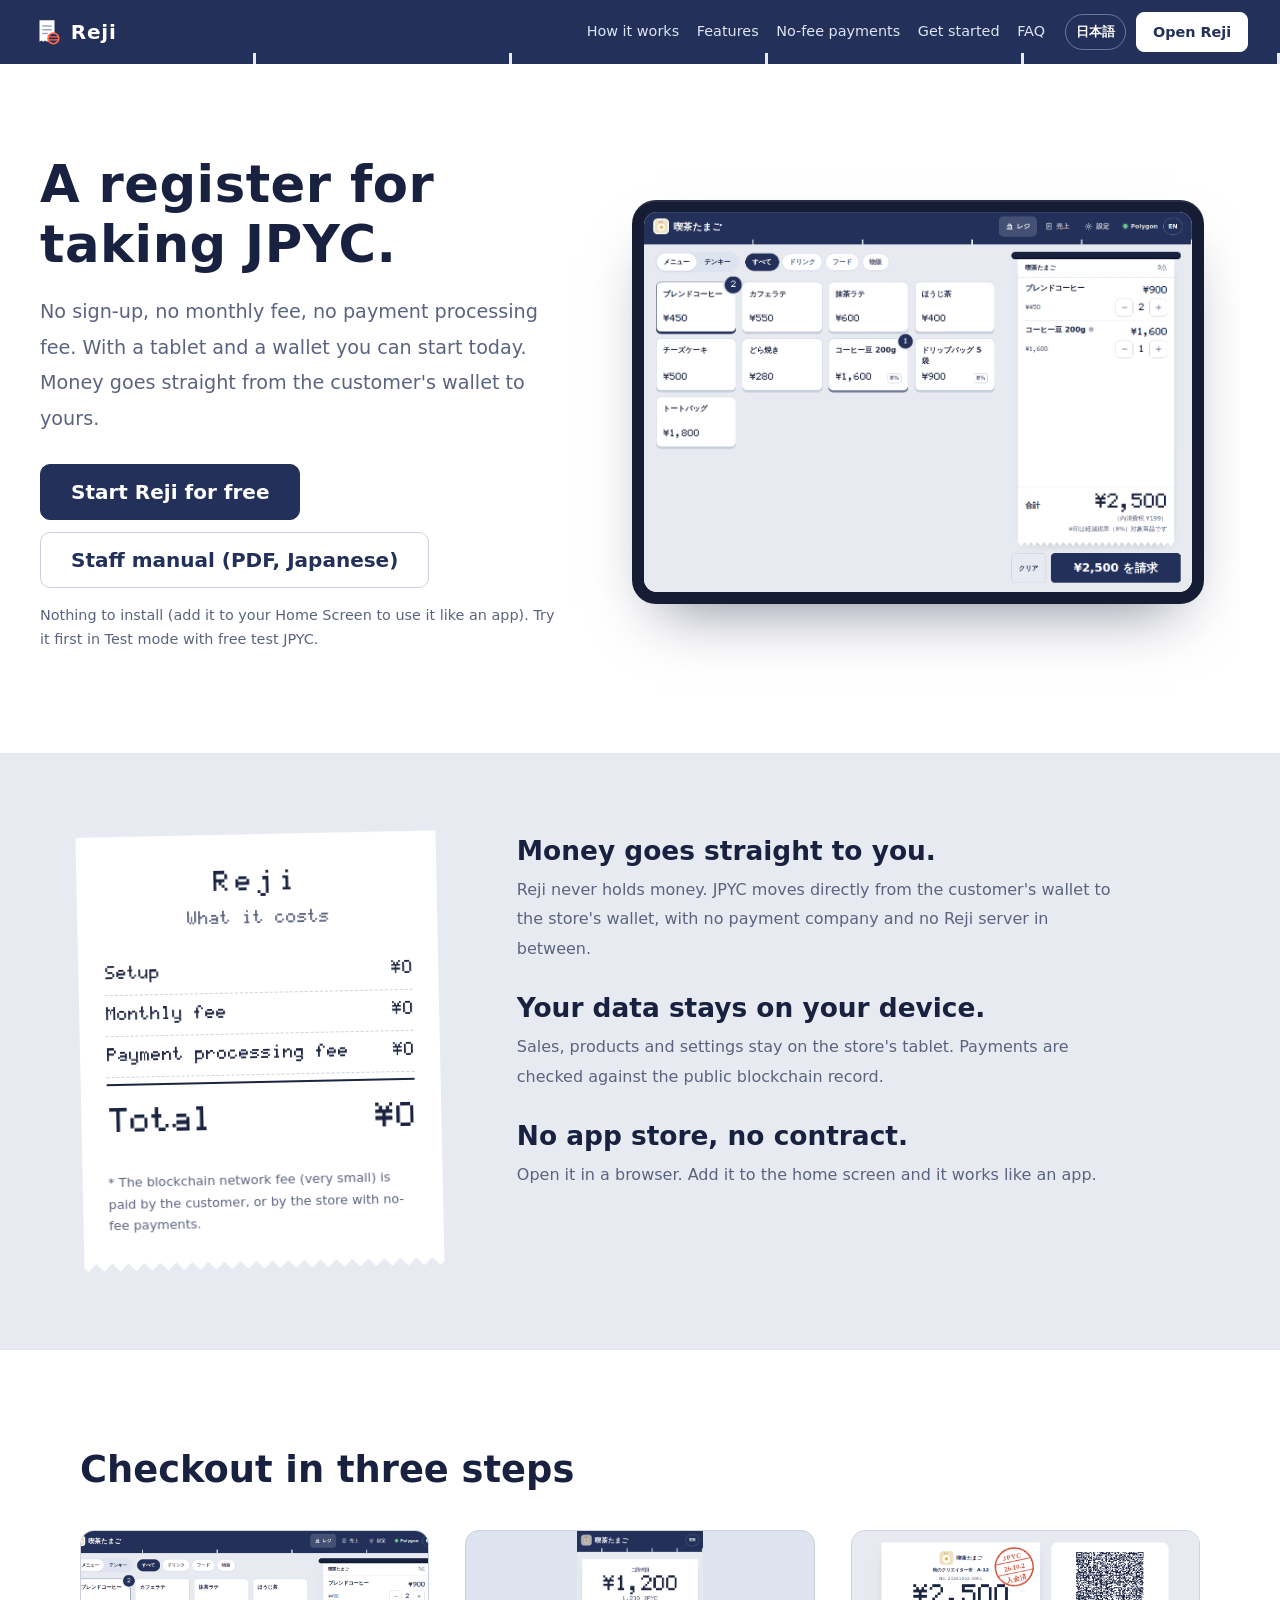
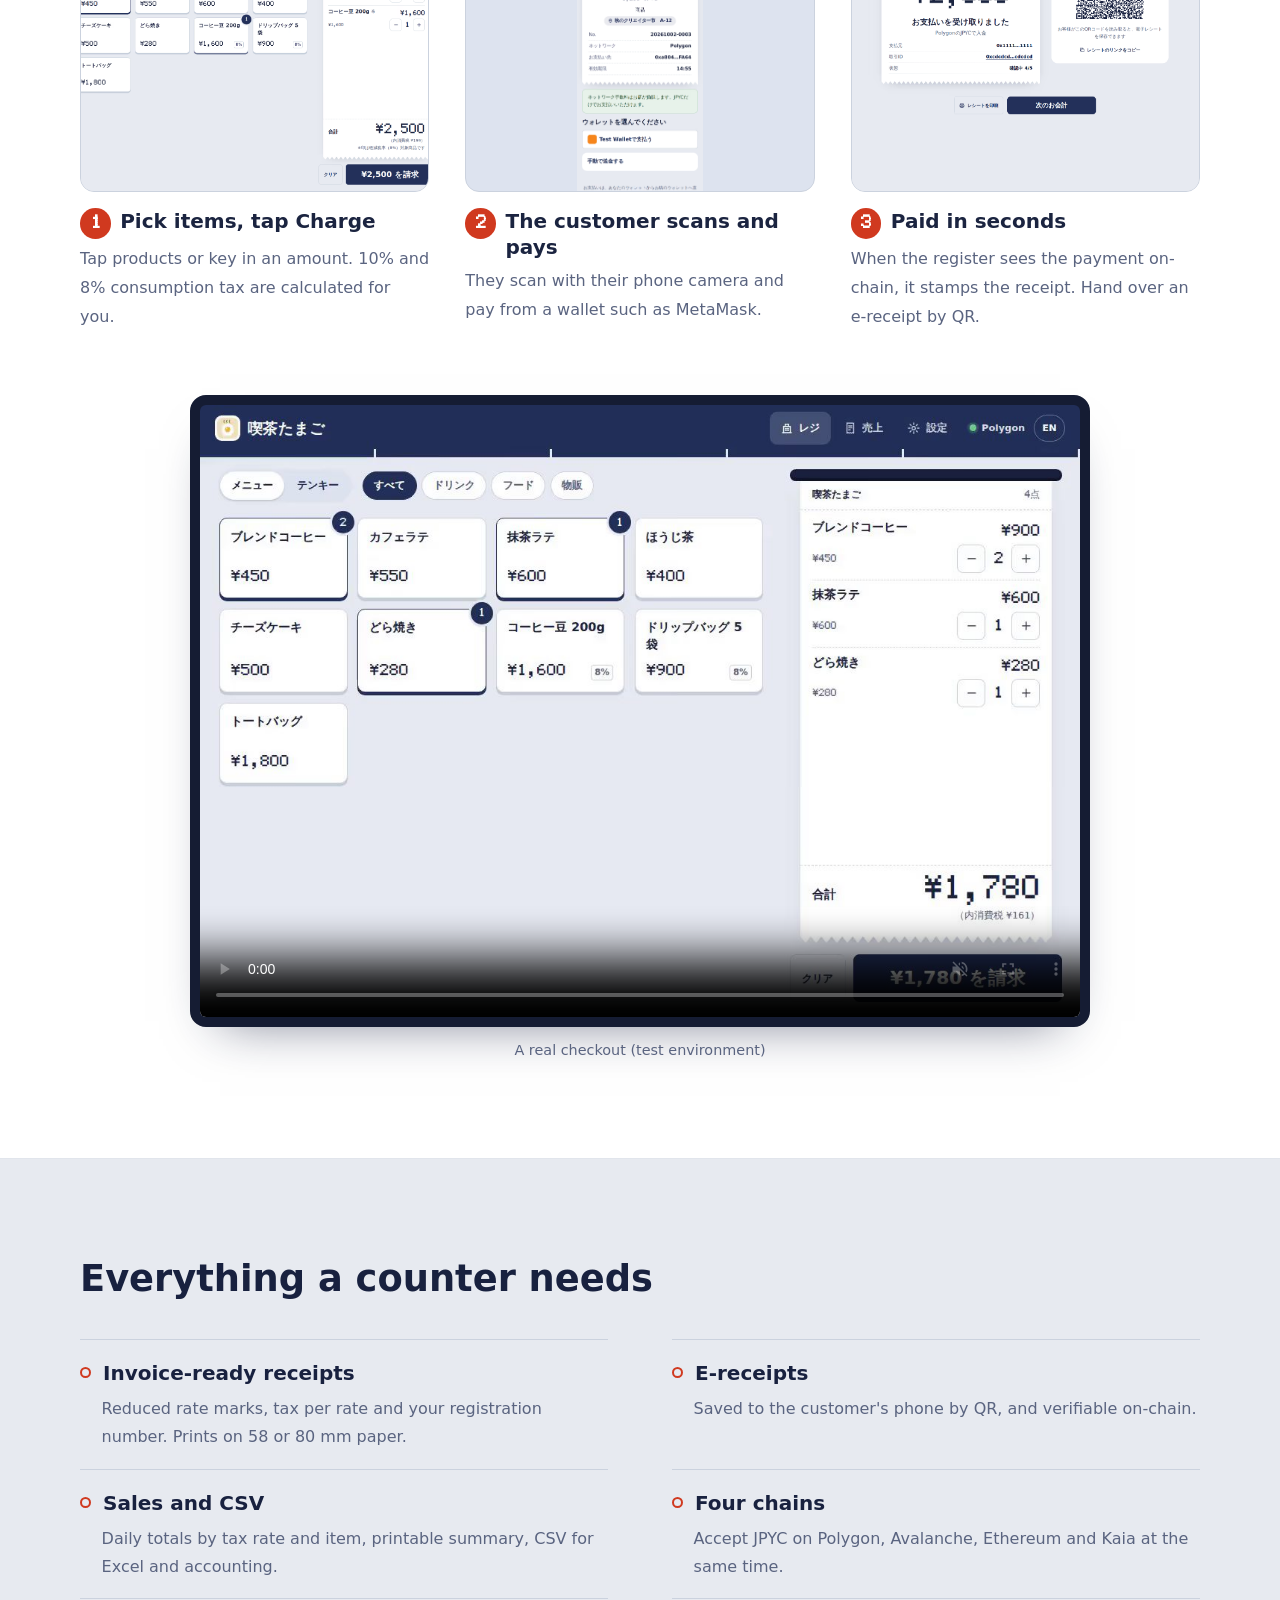
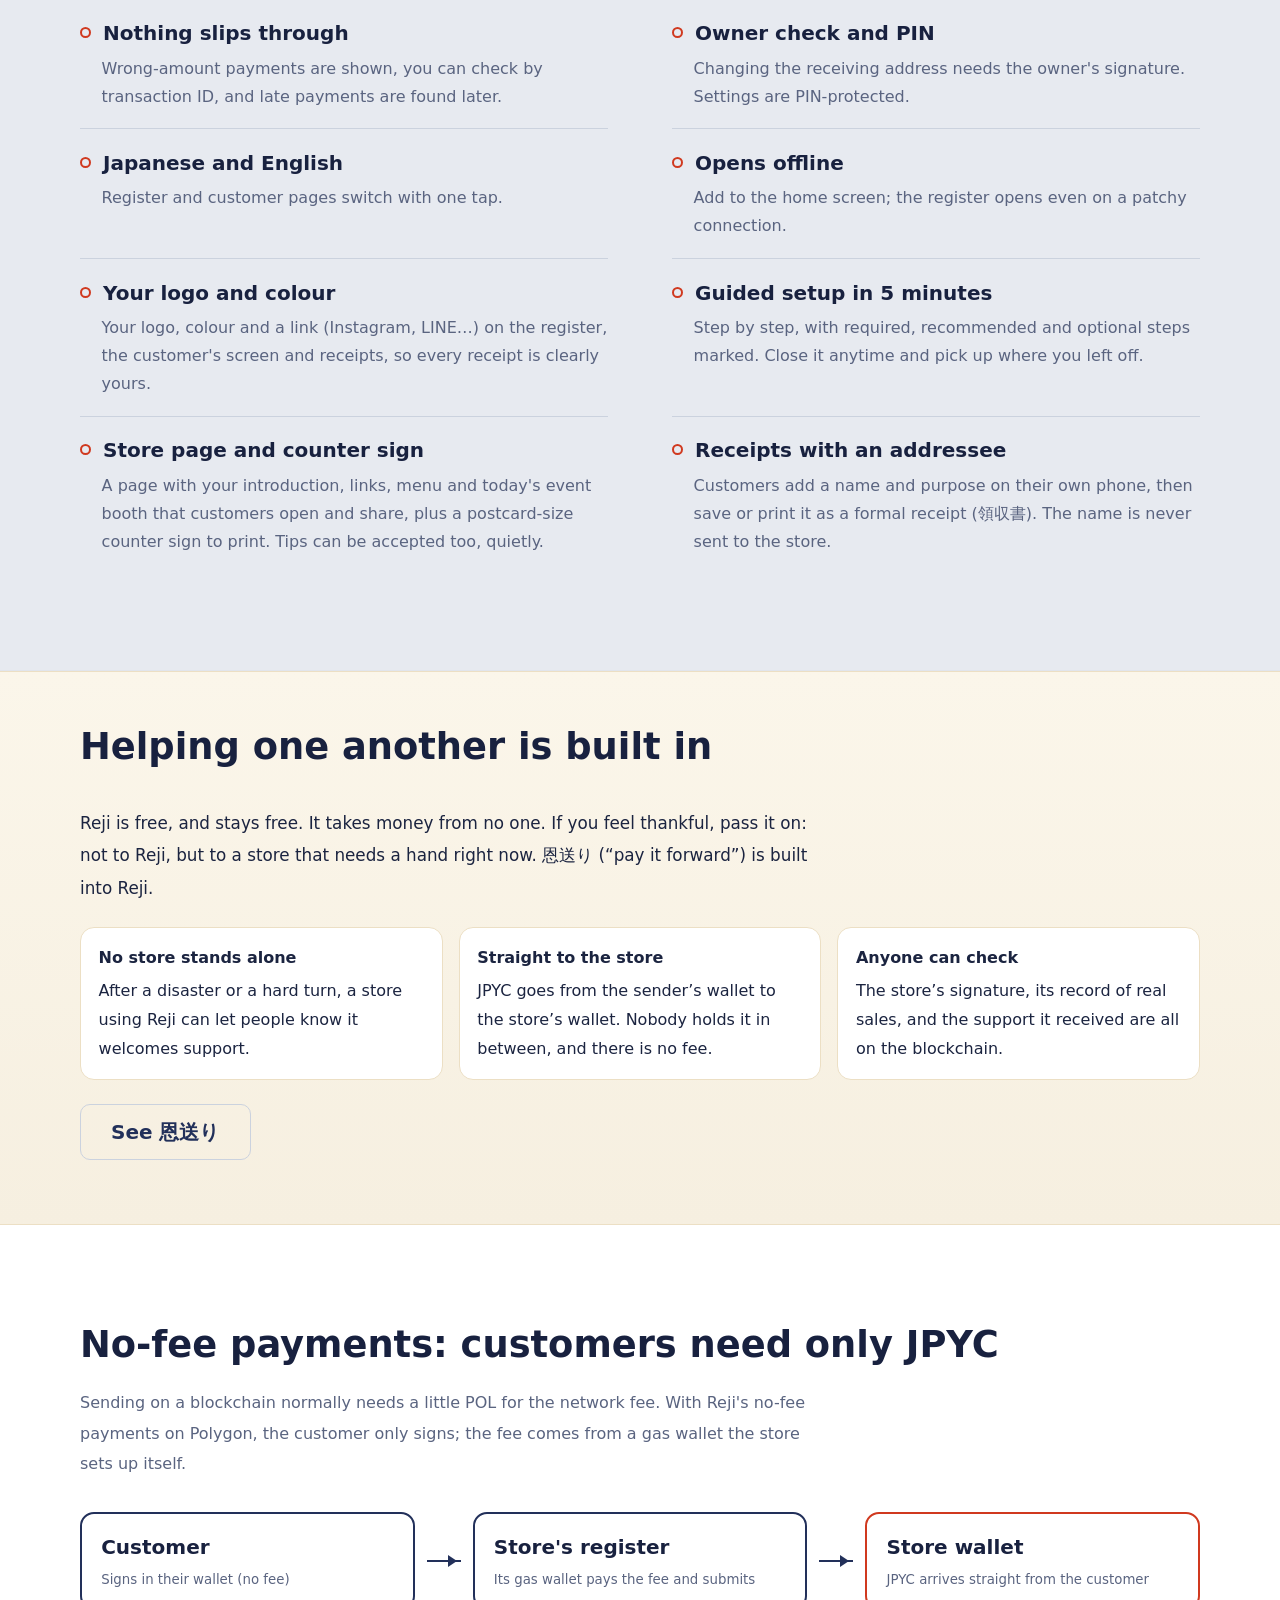
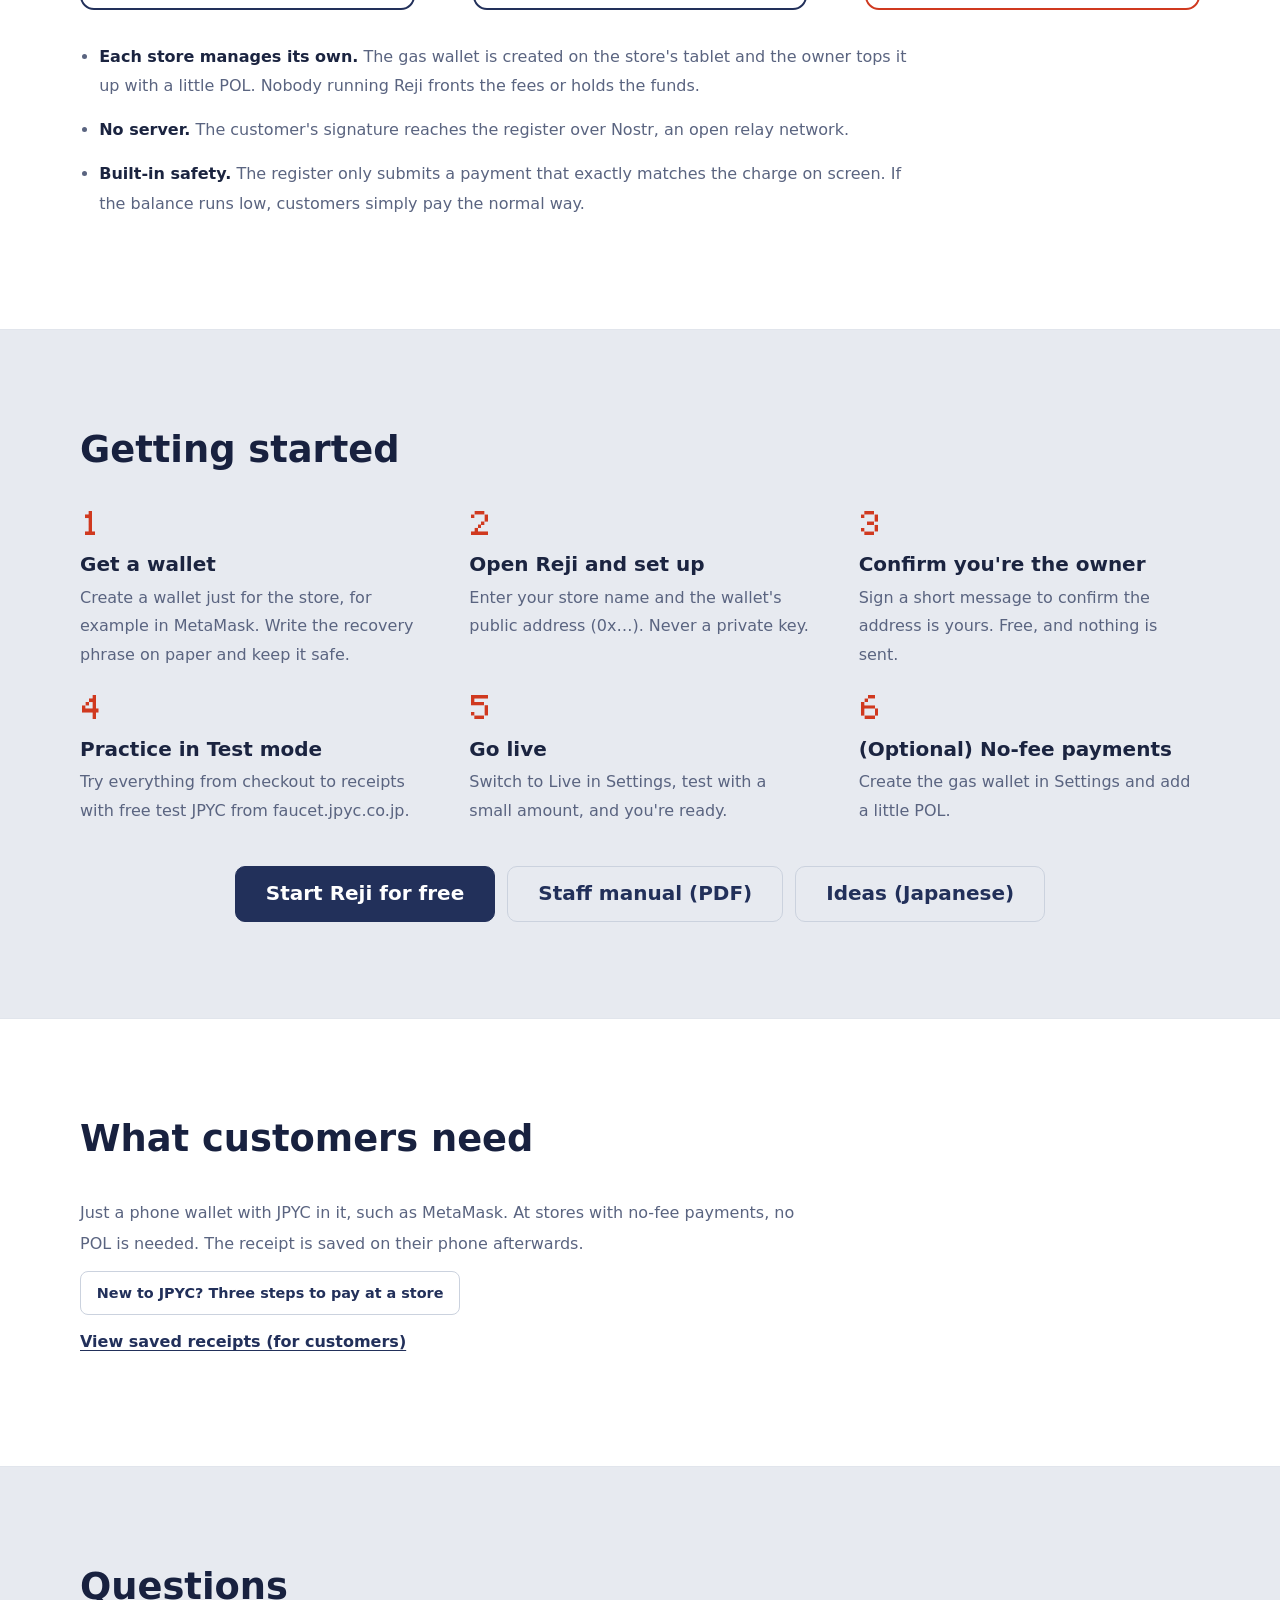
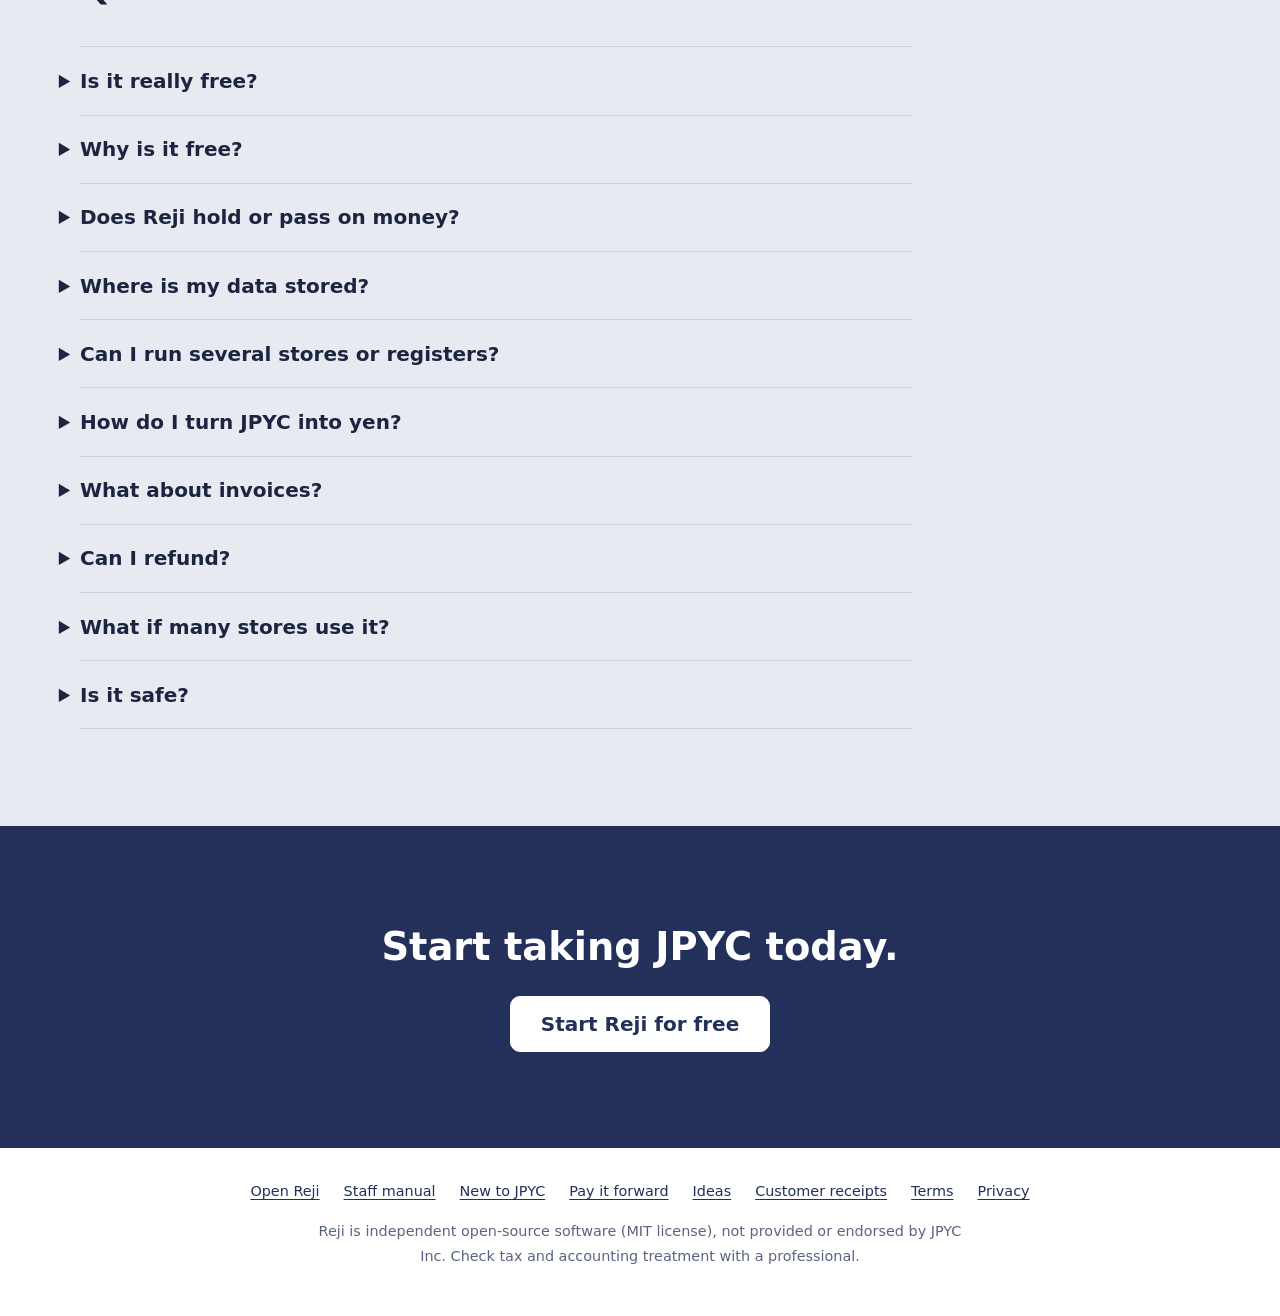
<file: index.html>
<!doctype html>
<html lang="ja" data-lang="ja">
<head>
<meta charset="utf-8">
<meta name="viewport" content="width=device-width, initial-scale=1, viewport-fit=cover">
<meta name="format-detection" content="telephone=no, email=no, address=no, date=no">
<meta name="color-scheme" content="only light">
<meta http-equiv="Content-Security-Policy" content="default-src 'self'; script-src 'self'; style-src 'self' 'unsafe-inline'; font-src 'self'; img-src 'self' data:; connect-src 'self' https: wss:; object-src 'none'; base-uri 'self'; form-action 'none'">
<meta name="referrer" content="no-referrer">
<meta name="theme-color" content="#22305A">
<title>Reji｜JPYCで受け取る、お店のレジ</title>
<link rel="canonical" href="./">
<meta property="og:url" content="./">
<meta property="og:site_name" content="Reji">
<meta property="og:type" content="website">
<meta property="og:title" content="Reji｜JPYCで受け取る、お店のレジ">
<meta property="og:description" content="登録なし・月額なし・決済手数料なし。タブレットとウォレットがあれば今日から始められるJPYCレジ。お金はお客様のウォレットからお店へ直接届きます。">
<meta property="og:image" content="assets/img/landing/og.png">
<meta property="og:image:type" content="image/png">
<meta property="og:image:width" content="1200">
<meta property="og:image:height" content="630">
<meta property="og:image:alt" content="Reji：JPYCで受け取る、お店のレジ。決済手数料0円・月額0円・登録不要">
<meta property="og:locale" content="ja_JP">
<meta property="og:locale:alternate" content="en_US">
<meta name="twitter:card" content="summary_large_image">
<meta name="twitter:title" content="Reji｜JPYCで受け取る、お店のレジ">
<meta name="twitter:description" content="登録なし・月額なし・決済手数料なし。タブレットとウォレットがあれば今日から始められるJPYCレジ。お金はお客様のウォレットからお店へ直接届きます。">
<meta name="twitter:image" content="assets/img/landing/og.png">
<meta name="twitter:image:alt" content="Reji：JPYCで受け取る、お店のレジ。決済手数料0円・月額0円・登録不要">
<link rel="icon" href="favicon.ico" sizes="48x48">
<link rel="icon" href="assets/img/icon.svg" type="image/svg+xml">
<link rel="apple-touch-icon" href="assets/img/apple-touch-icon.png">
<meta name="apple-mobile-web-app-title" content="Reji">
<meta name="application-name" content="Reji">
<meta name="description" content="Reji（レジ）は、JPYCでの支払いを受け付ける無料のレジです。登録なし・月額なし・決済手数料なし。お金はお客様のウォレットからお店のウォレットへ直接届きます。">
<link rel="manifest" href="manifest.webmanifest">
<link rel="preload" href="assets/fonts/reji-dot.woff" as="font" type="font/woff" crossorigin>
<link rel="stylesheet" href="assets/css/base.css">
<link rel="stylesheet" href="assets/css/landing.css">
<script type="module" src="assets/js/landing.js"></script>
</head>
<body class="lp">

<header class="noren lp-top">
  <a class="brand" href="./" aria-label="Reji">
    <svg class="brand-mark" viewBox="0 0 32 32" aria-hidden="true" focusable="false"><path d="M8 3.5h16v23l-2-1.4-2 1.4-2-1.4-2 1.4-2-1.4-2 1.4-2-1.4-2 1.4z" fill="#fff"/><path d="M11.5 9.5h9M11.5 13.5h9M11.5 17.5h5" stroke="#9AA6C4" stroke-width="1.6" stroke-linecap="round"/><circle cx="22.8" cy="22.8" r="5.7" fill="#22305A" stroke="#FF6A4D" stroke-width="1.8"/><path d="M17.6 21.2h10.4M17.6 24.4h10.4" stroke="#FF6A4D" stroke-width="1.1"/></svg>
    <span class="brand-name">Reji</span>
  </a>
  <nav class="lp-nav" aria-label="Page">
    <a href="#how"><span lang="ja">しくみ</span><span lang="en">How it works</span></a>
    <a href="#features"><span lang="ja">機能</span><span lang="en">Features</span></a>
    <a href="#nofee"><span lang="ja">手数料なし決済</span><span lang="en">No-fee payments</span></a>
    <a href="#start"><span lang="ja">始め方</span><span lang="en">Get started</span></a>
    <a href="#faq"><span lang="ja">よくある質問</span><span lang="en">FAQ</span></a>
  </nav>
  <div class="lp-tools">
    <button type="button" class="lang-btn" data-lang-toggle><span lang="ja">EN</span><span lang="en">日本語</span></button>
    <a class="btn lp-open" href="app.html"><span lang="ja">Rejiを開く</span><span lang="en">Open Reji</span></a>
  </div>
</header>

<main>
  <!-- hero -->
  <section class="lp-hero">
    <div class="lp-hero-text">
      <h1>
        <span lang="ja"><span class="nw">JPYCで受け取る、</span><br><span class="nw">お店のレジ。</span></span>
        <span lang="en">A register for<br>taking JPYC.</span>
      </h1>
      <p class="lp-lead">
        <span lang="ja">登録なし、月額なし、決済手数料なし。タブレットとウォレットがあれば、今日から始められます。お金はお客様のウォレットから、お店のウォレットへ直接届きます。</span>
        <span lang="en">No sign-up, no monthly fee, no payment processing fee. With a tablet and a wallet you can start today. Money goes straight from the customer's wallet to yours.</span>
      </p>
      <div class="lp-ctas">
        <a class="btn primary big" href="app.html"><span lang="ja">Rejiを無料で始める</span><span lang="en">Start Reji for free</span></a>
        <a class="btn ghost big" href="docs/reji-manual-ja.pdf"><span lang="ja">スタッフマニュアル（PDF）</span><span lang="en">Staff manual (PDF, Japanese)</span></a>
      </div>
      <p class="lp-small">
        <span lang="ja">アプリのインストールは不要です（ホーム画面に追加すれば、アプリのようにも使えます）。まずは「テストモード」で、無料のテスト用JPYCで試せます。</span>
        <span lang="en">Nothing to install (add it to your Home Screen to use it like an app). Try it first in Test mode with free test JPYC.</span>
      </p>
    </div>
    <div class="lp-stage" role="img" aria-label="Reji register and a customer's phone: charge, scan, paid">
      <div class="dev-tab">
        <div class="scr">
          <picture><source srcset="assets/img/landing/register.avif" type="image/avif"><img class="s1" src="assets/img/landing/register.jpg" alt="" width="1180" height="820"></picture>
          <picture><source srcset="assets/img/landing/charge.avif" type="image/avif"><img class="s2" src="assets/img/landing/charge.jpg" alt="" width="1180" height="820"></picture>
          <picture><source srcset="assets/img/landing/paid.avif" type="image/avif"><img class="s3" src="assets/img/landing/paid.jpg" alt="" width="1180" height="820"></picture>
        </div>
      </div>
      <div class="dev-phone">
        <div class="scr">
          <picture><source srcset="assets/img/landing/phone-pay.avif" type="image/avif"><img class="p1" src="assets/img/landing/phone-pay.jpg" alt="" width="390" height="800"></picture>
          <picture><source srcset="assets/img/landing/phone-done.avif" type="image/avif"><img class="p2" src="assets/img/landing/phone-done.jpg" alt="" width="390" height="800"></picture>
        </div>
      </div>
      <svg class="lp-stamp" viewBox="0 0 120 120" aria-hidden="true">
        <g fill="none" stroke="currentColor"><circle cx="60" cy="60" r="54" stroke-width="4.2"/><line x1="11" y1="44" x2="109" y2="44" stroke-width="2.4"/><line x1="11" y1="77" x2="109" y2="77" stroke-width="2.4"/></g>
        <g fill="currentColor" text-anchor="middle" font-family="'Shippori Mincho B1','Hiragino Mincho ProN','Yu Mincho',serif" font-weight="800">
          <text x="60" y="37" font-size="19" letter-spacing="1.5">JPYC</text>
          <text x="60" y="68.5" font-size="20" data-today>26.10.1</text>
          <text x="60" y="101" font-size="17">入金済</text>
        </g>
      </svg>
    </div>
  </section>

  <!-- costs as a receipt -->
  <section class="lp-band">
    <div class="lp-wrap lp-costs">
      <div class="cost-receipt">
        <p class="cr-store">Reji</p>
        <p class="cr-title"><span lang="ja">ご利用料金</span><span lang="en">What it costs</span></p>
        <dl>
          <div><dt><span lang="ja">初期費用</span><span lang="en">Setup</span></dt><dd>¥0</dd></div>
          <div><dt><span lang="ja">月額料金</span><span lang="en">Monthly fee</span></dt><dd>¥0</dd></div>
          <div><dt><span lang="ja">決済手数料</span><span lang="en">Payment processing fee</span></dt><dd>¥0</dd></div>
          <div class="cr-total"><dt><span lang="ja">合計</span><span lang="en">Total</span></dt><dd>¥0</dd></div>
        </dl>
        <p class="cr-note">
          <span lang="ja">※ブロックチェーンのネットワーク手数料（ごく少額）は、お客様、または「手数料なし決済」ならお店が負担します。</span>
          <span lang="en">* The blockchain network fee (very small) is paid by the customer, or by the store with no-fee payments.</span>
        </p>
      </div>
      <div class="lp-points">
        <h2><span lang="ja">お金は、お店へ直接。</span><span lang="en">Money goes straight to you.</span></h2>
        <p><span lang="ja">Rejiはお金を預かりません。お客様のウォレットから、お店のウォレットへ直接JPYCが届きます。途中に決済会社も、Rejiのサーバーもありません。</span><span lang="en">Reji never holds money. JPYC moves directly from the customer's wallet to the store's wallet, with no payment company and no Reji server in between.</span></p>
        <h2><span lang="ja">データは、お店の端末に。</span><span lang="en">Your data stays on your device.</span></h2>
        <p><span lang="ja">売上・商品・設定は、お店のタブレットの中だけに保存されます。入金の確認は、誰でも見られるブロックチェーンの記録で行います。</span><span lang="en">Sales, products and settings stay on the store's tablet. Payments are checked against the public blockchain record.</span></p>
        <h2><span lang="ja">アプリストアも、契約もいらない。</span><span lang="en">No app store, no contract.</span></h2>
        <p><span lang="ja">ブラウザで開くだけ。ホーム画面に追加すれば、アプリのように使えます。</span><span lang="en">Open it in a browser. Add it to the home screen and it works like an app.</span></p>
      </div>
    </div>
  </section>

  <!-- how it works -->
  <section class="lp-wrap lp-section" id="how">
    <h2 class="lp-h"><span lang="ja">お会計は3ステップ</span><span lang="en">Checkout in three steps</span></h2>
    <ol class="lp-steps">
      <li class="reveal">
        <picture><source srcset="assets/img/landing/register.avif" type="image/avif"><img src="assets/img/landing/register.jpg" alt="" loading="lazy" width="1180" height="820"></picture>
        <h3><span lang="ja">商品を選んで「請求」</span><span lang="en">Pick items, tap Charge</span></h3>
        <p><span lang="ja">商品ボタンかテンキーで入力。消費税（10%・8%）は自動で計算されます。</span><span lang="en">Tap products or key in an amount. 10% and 8% consumption tax are calculated for you.</span></p>
      </li>
      <li class="reveal">
        <picture><source srcset="assets/img/landing/phone-pay.avif" type="image/avif"><img src="assets/img/landing/phone-pay.jpg" alt="" loading="lazy" width="390" height="800" class="tall"></picture>
        <h3><span lang="ja">お客様がQRを読み取って支払う</span><span lang="en">The customer scans and pays</span></h3>
        <p><span lang="ja">スマホのカメラで読み取り、MetaMaskなどのウォレットで支払います。</span><span lang="en">They scan with their phone camera and pay from a wallet such as MetaMask.</span></p>
      </li>
      <li class="reveal">
        <picture><source srcset="assets/img/landing/paid.avif" type="image/avif"><img src="assets/img/landing/paid.jpg" alt="" loading="lazy" width="1180" height="820"></picture>
        <h3><span lang="ja">数秒で「入金済」</span><span lang="en">Paid in seconds</span></h3>
        <p><span lang="ja">レジがブロックチェーン上の入金を見つけると、日付印が押されます。電子レシートはQRでお渡し。</span><span lang="en">When the register sees the payment on-chain, it stamps the receipt. Hand over an e-receipt by QR.</span></p>
      </li>
    </ol>
    <figure class="lp-video reveal">
      <video src="assets/media/reji-demo.mp4" poster="assets/img/landing/demo-poster.jpg" muted playsinline loop controls preload="metadata" width="1180" height="820"></video>
      <figcaption><span lang="ja">実際のお会計の流れ（テスト環境）</span><span lang="en">A real checkout (test environment)</span></figcaption>
    </figure>
  </section>

  <!-- features -->
  <section class="lp-band" id="features">
    <div class="lp-wrap lp-section">
      <h2 class="lp-h"><span lang="ja">お店に必要なものは、そろっています</span><span lang="en">Everything a counter needs</span></h2>
      <dl class="lp-features">
        <div class="reveal"><dt><span lang="ja">インボイス対応のレシート</span><span lang="en">Invoice-ready receipts</span></dt><dd><span lang="ja">軽減税率（※）、税率ごとの消費税、登録番号。印刷は58mm・80mm。</span><span lang="en">Reduced rate marks, tax per rate and your registration number. Prints on 58 or 80 mm paper.</span></dd></div>
        <div class="reveal"><dt><span lang="ja">電子レシート</span><span lang="en">E-receipts</span></dt><dd><span lang="ja">QRでお客様のスマホに保存。ブロックチェーンで支払いを確認できます。</span><span lang="en">Saved to the customer's phone by QR, and verifiable on-chain.</span></dd></div>
        <div class="reveal"><dt><span lang="ja">売上集計とCSV</span><span lang="en">Sales and CSV</span></dt><dd><span lang="ja">日計・税率別・商品別の集計、日計表の印刷、Excel・会計ソフト用のCSV。</span><span lang="en">Daily totals by tax rate and item, printable summary, CSV for Excel and accounting.</span></dd></div>
        <div class="reveal"><dt><span lang="ja">4つのチェーン</span><span lang="en">Four chains</span></dt><dd><span lang="ja">Polygon・Avalanche・Ethereum・Kaia のJPYCを同時に受け付け。</span><span lang="en">Accept JPYC on Polygon, Avalanche, Ethereum and Kaia at the same time.</span></dd></div>
        <div class="reveal"><dt><span lang="ja">入金の見落としを防ぐ</span><span lang="en">Nothing slips through</span></dt><dd><span lang="ja">金額違いの入金の表示、取引IDでの確認、期限後の入金の「再確認」。</span><span lang="en">Wrong-amount payments are shown, you can check by transaction ID, and late payments are found later.</span></dd></div>
        <div class="reveal"><dt><span lang="ja">店主確認とPIN</span><span lang="en">Owner check and PIN</span></dt><dd><span lang="ja">受取アドレスの変更には店主の署名が必要。設定はPINで保護。</span><span lang="en">Changing the receiving address needs the owner's signature. Settings are PIN-protected.</span></dd></div>
        <div class="reveal"><dt><span lang="ja">日本語・英語</span><span lang="en">Japanese and English</span></dt><dd><span lang="ja">レジもお客様の画面も、ボタンひとつで切り替え。</span><span lang="en">Register and customer pages switch with one tap.</span></dd></div>
        <div class="reveal"><dt><span lang="ja">オフラインで起動</span><span lang="en">Opens offline</span></dt><dd><span lang="ja">ホーム画面に追加でき、通信が不安定でもレジ画面が開きます。</span><span lang="en">Add to the home screen; the register opens even on a patchy connection.</span></dd></div>
              <div class="reveal"><dt><span lang="ja">お店のロゴと色</span><span lang="en">Your logo and colour</span></dt><dd><span lang="ja">ロゴ、お店の色、Instagramなどのリンクを、レジ、お客様の画面、レシートに。どのお店のレシートか、ひと目でわかります。</span><span lang="en">Your logo, colour and a link (Instagram, LINE…) on the register, the customer's screen and receipts, so every receipt is clearly yours.</span></dd></div>
        <div class="reveal"><dt><span lang="ja">画面の案内で、5分で準備</span><span lang="en">Guided setup in 5 minutes</span></dt><dd><span lang="ja">必須・推奨・任意を示しながら、順番に設定。途中で閉じても、続きから再開できます。</span><span lang="en">Step by step, with required, recommended and optional steps marked. Close it anytime and pick up where you left off.</span></dd></div>
              <div class="reveal"><dt><span lang="ja">お店のページと店頭POP</span><span lang="en">Store page and counter sign</span></dt><dd><span lang="ja">紹介、SNS、お品書き、出店中のイベントとスペース番号をまとめたページを、お客様が開いてシェアできます。はがきサイズのPOPも印刷できます。応援（投げ銭）も、控えめに受け付けられます。</span><span lang="en">A page with your introduction, links, menu and today's event booth that customers open and share, plus a postcard-size counter sign to print. Tips can be accepted too, quietly.</span></dd></div>
        <div class="reveal"><dt><span lang="ja">宛名入りの領収書</span><span lang="en">Receipts with an addressee</span></dt><dd><span lang="ja">お客様が自分のスマホで宛名と但し書きを入れて、領収書として保存・印刷できます。宛名はお店に送られません。</span><span lang="en">Customers add a name and purpose on their own phone, then save or print it as a formal receipt (領収書). The name is never sent to the store.</span></dd></div>
      </dl>
    </div>
  </section>

  <!-- 恩送り: stores helping one another, built in -->
  <section class="lp-okuri" id="okuri">
    <div class="lp-wrap">
      <h2 class="lp-h"><span lang="ja">助け合いが、最初から入っています</span><span lang="en">Helping one another is built in</span></h2>
      <p class="lp-okuri-lead"><span lang="ja">Rejiは無料です。これからも。そして、誰からもお金を受け取りません。「ありがとう」の気持ちは、Rejiへではなく、いま困っているお店へ。受けた恩を次の誰かへ送る「恩送り」を、Rejiに組み込みました。</span><span lang="en">Reji is free, and stays free. It takes money from no one. If you feel thankful, pass it on: not to Reji, but to a store that needs a hand right now. 恩送り (“pay it forward”) is built into Reji.</span></p>
      <ul class="lp-okuri-points">
        <li><b><span lang="ja">困ったとき、ひとりにしない</span><span lang="en">No store stands alone</span></b><span lang="ja">災害や思いがけない出来事のとき、Rejiを使うお店は、応援を受け付けていることを自分で知らせられます。</span><span lang="en">After a disaster or a hard turn, a store using Reji can let people know it welcomes support.</span></li>
        <li><b><span lang="ja">お店へ、直接</span><span lang="en">Straight to the store</span></b><span lang="ja">JPYCは、送る人のウォレットからお店のウォレットへ。誰も途中で預からず、手数料もありません。</span><span lang="en">JPYC goes from the sender’s wallet to the store’s wallet. Nobody holds it in between, and there is no fee.</span></li>
        <li><b><span lang="ja">誰でも確かめられる</span><span lang="en">Anyone can check</span></b><span lang="ja">お店の署名、Rejiでの会計の記録、届いた恩送り。すべてブロックチェーンで確かめられます。</span><span lang="en">The store’s signature, its record of real sales, and the support it received are all on the blockchain.</span></li>
      </ul>
      <p><a class="btn ghost big" href="okuri.html"><span lang="ja">恩送りを見る</span><span lang="en">See 恩送り</span></a></p>
    </div>
  </section>

  <!-- no-fee payments -->
  <section class="lp-wrap lp-section" id="nofee">
    <h2 class="lp-h"><span lang="ja">手数料なし決済：お客様はJPYCだけ</span><span lang="en">No-fee payments: customers need only JPYC</span></h2>
    <p class="lp-intro"><span lang="ja">ふつう、ブロックチェーンで送金するには「POL」という手数料用の通貨が必要です。Rejiの手数料なし決済（Polygon）なら、お客様は署名するだけ。手数料は、お店が自分で用意する「ガス用ウォレット」から支払われます。</span><span lang="en">Sending on a blockchain normally needs a little POL for the network fee. With Reji's no-fee payments on Polygon, the customer only signs; the fee comes from a gas wallet the store sets up itself.</span></p>
    <div class="lp-flow reveal">
      <div class="node"><b><span lang="ja">お客様</span><span lang="en">Customer</span></b><small><span lang="ja">ウォレットで署名だけ（手数料0）</span><span lang="en">Signs in their wallet (no fee)</span></small></div>
      <div class="arrow" aria-hidden="true"></div>
      <div class="node"><b><span lang="ja">お店のレジ</span><span lang="en">Store's register</span></b><small><span lang="ja">ガス用ウォレットが手数料を払って送信</span><span lang="en">Its gas wallet pays the fee and submits</span></small></div>
      <div class="arrow" aria-hidden="true"></div>
      <div class="node"><b><span lang="ja">お店のウォレット</span><span lang="en">Store wallet</span></b><small><span lang="ja">JPYCがお客様から直接届く</span><span lang="en">JPYC arrives straight from the customer</span></small></div>
    </div>
    <ul class="lp-list">
      <li><span lang="ja"><b>お店ごとに自分で管理。</b>ガス用ウォレットはお店のタブレットの中に作られ、店主が少額のPOLを入れて管理します。Rejiの運営者が立て替えたり、預かったりすることはありません。</span><span lang="en"><b>Each store manages its own.</b> The gas wallet is created on the store's tablet and the owner tops it up with a little POL. Nobody running Reji fronts the fees or holds the funds.</span></li>
      <li><span lang="ja"><b>サーバー不要。</b>お客様の署名は、Nostrという公開の通信網でお店のレジに届きます。</span><span lang="en"><b>No server.</b> The customer's signature reaches the register over Nostr, an open relay network.</span></li>
      <li><span lang="ja"><b>安全装置つき。</b>レジは、画面に出ている請求と金額・宛先がぴったり合う支払いだけを送信します。残高が少なくなると、自動で通常の支払いに切り替わります。</span><span lang="en"><b>Built-in safety.</b> The register only submits a payment that exactly matches the charge on screen. If the balance runs low, customers simply pay the normal way.</span></li>
    </ul>
  </section>

  <!-- start -->
  <section class="lp-band" id="start">
    <div class="lp-wrap lp-section">
      <h2 class="lp-h"><span lang="ja">始め方</span><span lang="en">Getting started</span></h2>
      <ol class="lp-start">
        <li class="reveal"><h3><span lang="ja">ウォレットを用意する</span><span lang="en">Get a wallet</span></h3><p><span lang="ja">MetaMaskなどで、お店専用のウォレットを作ります。秘密鍵・シードフレーズは紙に書いて安全に保管してください。</span><span lang="en">Create a wallet just for the store, for example in MetaMask. Write the recovery phrase on paper and keep it safe.</span></p></li>
        <li class="reveal"><h3><span lang="ja">Rejiを開いて設定する</span><span lang="en">Open Reji and set up</span></h3><p><span lang="ja">店名と、お店のウォレットの公開アドレス（0x…）を入力します。秘密鍵は入力しません。</span><span lang="en">Enter your store name and the wallet's public address (0x…). Never a private key.</span></p></li>
        <li class="reveal"><h3><span lang="ja">ウォレットで店主確認</span><span lang="en">Confirm you're the owner</span></h3><p><span lang="ja">ウォレットで短い文章に署名して、アドレスがご自身のものか確認します。無料で、送金もありません。</span><span lang="en">Sign a short message to confirm the address is yours. Free, and nothing is sent.</span></p></li>
        <li class="reveal"><h3><span lang="ja">テストモードで練習</span><span lang="en">Practice in Test mode</span></h3><p><span lang="ja">無料のテスト用JPYC（faucet.jpyc.co.jp）で、お会計からレシートまで試せます。</span><span lang="en">Try everything from checkout to receipts with free test JPYC from faucet.jpyc.co.jp.</span></p></li>
        <li class="reveal"><h3><span lang="ja">本番で営業開始</span><span lang="en">Go live</span></h3><p><span lang="ja">設定で「本番」に切り替え、少額で入金を確かめたら準備完了です。</span><span lang="en">Switch to Live in Settings, test with a small amount, and you're ready.</span></p></li>
        <li class="reveal"><h3><span lang="ja">（任意）手数料なし決済</span><span lang="en">(Optional) No-fee payments</span></h3><p><span lang="ja">設定でガス用ウォレットを作り、POLを少し入れるだけ。</span><span lang="en">Create the gas wallet in Settings and add a little POL.</span></p></li>
      </ol>
      <div class="lp-ctas center">
        <a class="btn primary big" href="app.html"><span lang="ja">Rejiを無料で始める</span><span lang="en">Start Reji for free</span></a>
        <a class="btn ghost big" href="docs/reji-manual-ja.pdf"><span lang="ja">スタッフマニュアル（PDF）</span><span lang="en">Staff manual (PDF)</span></a>
        <a class="btn ghost big" href="ideas.html"><span lang="ja">使い方のアイデア</span><span lang="en">Ideas (Japanese)</span></a>
      </div>
    </div>
  </section>

  <!-- customers -->
  <section class="lp-wrap lp-section lp-customers">
    <h2 class="lp-h"><span lang="ja">お客様に必要なもの</span><span lang="en">What customers need</span></h2>
    <p><span lang="ja">JPYCが入ったスマホのウォレット（MetaMaskなど）だけです。手数料なし決済のお店ではPOLは不要。支払いが終わると、レシートがお客様のスマホに保存されます。</span><span lang="en">Just a phone wallet with JPYC in it, such as MetaMask. At stores with no-fee payments, no POL is needed. The receipt is saved on their phone afterwards.</span></p>
    <p><a class="btn ghost" href="hajimete.html"><span lang="ja">はじめてのJPYC：お店で払うまでの3ステップ</span><span lang="en">New to JPYC? Three steps to pay at a store</span></a></p>
    <p><a href="receipt.html"><span lang="ja">保存したレシートを見る（お客様用）</span><span lang="en">View saved receipts (for customers)</span></a></p>
  </section>

  <!-- faq -->
  <section class="lp-band" id="faq">
    <div class="lp-wrap lp-section">
      <h2 class="lp-h"><span lang="ja">よくある質問</span><span lang="en">Questions</span></h2>
      <div class="lp-faq">
        <details><summary><span lang="ja">本当に無料ですか？</span><span lang="en">Is it really free?</span></summary><p><span lang="ja">はい。Rejiの利用料・決済手数料はかかりません。かかるのはブロックチェーンのネットワーク手数料だけで、通常はお客様が、手数料なし決済ではお店が負担します。</span><span lang="en">Yes. There are no fees for using Reji or for payments. The only cost is the blockchain network fee, paid by the customer, or by the store with no-fee payments.</span></p></details>
        <details><summary><span lang="ja">なぜ無料なのですか？</span><span lang="en">Why is it free?</span></summary><p><span lang="ja">運営にほとんど費用がかからないからです。Rejiはサーバーを持たず、無料枠のホスティングだけで動いています。コードはすべて公開され、アカウント登録も、データの収集も、広告もありません。Rejiは誰からもお金を受け取らず、お金に触れることもできません。「お礼がしたい」と思ってくださった方は、<a href="okuri.html">恩送り</a>で、困っているお店へ直接どうぞ。</span><span lang="en">Because it costs almost nothing to run. Reji has no server and lives on free hosting. All the code is public, and there are no accounts, no data collection and no ads. Reji takes money from no one and cannot touch anyone’s money. If you would like to say thanks, <a href="okuri.html">pay it forward</a> to a store that needs it.</span></p></details>
        <details><summary><span lang="ja">お金を預けたり、中継したりしますか？</span><span lang="en">Does Reji hold or pass on money?</span></summary><p><span lang="ja">いいえ。JPYCはお客様のウォレットからお店のウォレットへ直接送られます。Rejiは、ブロックチェーン上の記録を見て入金を確認するだけです。</span><span lang="en">No. JPYC goes straight from the customer's wallet to the store's. Reji only reads the blockchain to see that it arrived.</span></p></details>
        <details><summary><span lang="ja">データはどこに保存されますか？</span><span lang="en">Where is my data stored?</span></summary><p><span lang="ja">お店の端末のブラウザの中だけです。外部のサーバーには送られません。設定から、バックアップを保存・復元できます。</span><span lang="en">Only in your device's browser; nothing is sent to a server. You can download and restore backups in Settings.</span></p></details>
        <details><summary><span lang="ja">複数の店舗・複数のレジで使えますか？</span><span lang="en">Can I run several stores or registers?</span></summary><p><span lang="ja">はい。店舗ごと・端末ごとに設定します。同じウォレットを複数のレジで使うときは「端末記号」を設定すると、レシート番号が重なりません。手数料なし決済のガス用ウォレットも端末ごとです。</span><span lang="en">Yes. Each store and device is set up on its own. If registers share a wallet, give each a Register ID so receipt numbers don't clash. Each device has its own gas wallet.</span></p></details>
        <details><summary><span lang="ja">受け取ったJPYCを円にするには？</span><span lang="en">How do I turn JPYC into yen?</span></summary><p><span lang="ja">JPYCの公式サービスでの償還手続きに従ってください。</span><span lang="en">Follow the redemption process on JPYC's official service.</span></p></details>
        <details><summary><span lang="ja">インボイス（適格請求書）は？</span><span lang="en">What about invoices?</span></summary><p><span lang="ja">登録番号を設定すると、レシートに適格簡易請求書の記載事項（登録番号・税率ごとの対象額と消費税など）が入ります。会計上の扱いは税理士などの専門家にご確認ください。</span><span lang="en">Add your registration number and receipts carry what a qualified simplified invoice needs. Check the accounting treatment with a tax professional.</span></p></details>
        <details><summary><span lang="ja">返金はできますか？</span><span lang="en">Can I refund?</span></summary><p><span lang="ja">できます。「売上」で会計を開いて「返金する」を押すと、送り先と金額が用意されます。店主がお店のウォレットから送り返すと、Rejiがその送金をブロックチェーンで確かめて、会計に記録します。全額でも一部でも返金できます。Rejiがお金を動かすことはありません。</span><span lang="en">Yes. Open the sale under Sales and press Refund: Reji prepares the recipient and the amount. The owner sends JPYC back from the store's wallet, and Reji checks that transfer on the blockchain and records it on the sale, in full or in part. Reji itself never moves money.</span></p></details>
        <details><summary><span lang="ja">お店が増えても大丈夫ですか？</span><span lang="en">What if many stores use it?</span></summary><p><span lang="ja">はい。Rejiは各お店の端末から直接、無料の公開ノードにつないで入金を確認します。運営者のサーバーを通らないので、お店が増えても混み合いません。速いノードを自動で選び、混雑したノードは避けます。より安定させたいお店は、設定から自分専用の接続先（無料アカウント）も追加できます。</span><span lang="en">Yes. Each store's device talks to free public blockchain nodes directly, not through a server of ours, so more stores don't add up anywhere. Reji picks fast nodes and avoids busy ones automatically, and a store can add its own free provider account for extra stability.</span></p></details>
        <details><summary><span lang="ja">安全ですか？</span><span lang="en">Is it safe?</span></summary><p><span lang="ja">Rejiはお店の秘密鍵を扱いません。受取アドレスの変更には店主の署名が必要で、設定が書き換えられるとレジに警告が出ます。入金は、運営元の違う2つのノードで確かめてから「入金済」にします。手数料なし決済のガス用ウォレットには少額のPOLだけを入れ、万一の影響をその範囲に限ります。</span><span lang="en">Reji never handles the store's private keys. Changing the receiving address needs the owner's signature, and edited settings trigger a warning on the register. Payments are confirmed on nodes from two different providers before they count. The gas wallet only holds a little POL, which limits any risk to that amount.</span></p></details>
      </div>
    </div>
  </section>

  <section class="lp-final">
    <h2><span lang="ja">今日から、JPYCで受け取ろう。</span><span lang="en">Start taking JPYC today.</span></h2>
    <a class="btn primary big" href="app.html"><span lang="ja">Rejiを無料で始める</span><span lang="en">Start Reji for free</span></a>
  </section>
</main>

<footer class="lp-foot">
  <nav>
    <a href="app.html"><span lang="ja">Rejiを開く</span><span lang="en">Open Reji</span></a>
    <a href="docs/reji-manual-ja.pdf"><span lang="ja">スタッフマニュアル</span><span lang="en">Staff manual</span></a>
    <a href="hajimete.html"><span lang="ja">はじめてのJPYC</span><span lang="en">New to JPYC</span></a>
    <a href="okuri.html"><span lang="ja">恩送り</span><span lang="en">Pay it forward</span></a>
    <a href="ideas.html"><span lang="ja">使い方のアイデア</span><span lang="en">Ideas</span></a>
    <a href="receipt.html"><span lang="ja">お客様のレシート</span><span lang="en">Customer receipts</span></a>
    <a href="terms.html"><span lang="ja">利用規約</span><span lang="en">Terms</span></a>
    <a href="privacy.html"><span lang="ja">プライバシー・外部送信</span><span lang="en">Privacy</span></a>
  </nav>
  <p><span lang="ja">Rejiは独立したオープンソースソフトウェア（MITライセンス）で、JPYC株式会社が提供・保証するものではありません。税務・会計上の取り扱いは専門家にご確認ください。</span><span lang="en">Reji is independent open-source software (MIT license), not provided or endorsed by JPYC Inc. Check tax and accounting treatment with a professional.</span></p>
</footer>
</body>
</html>
</file>
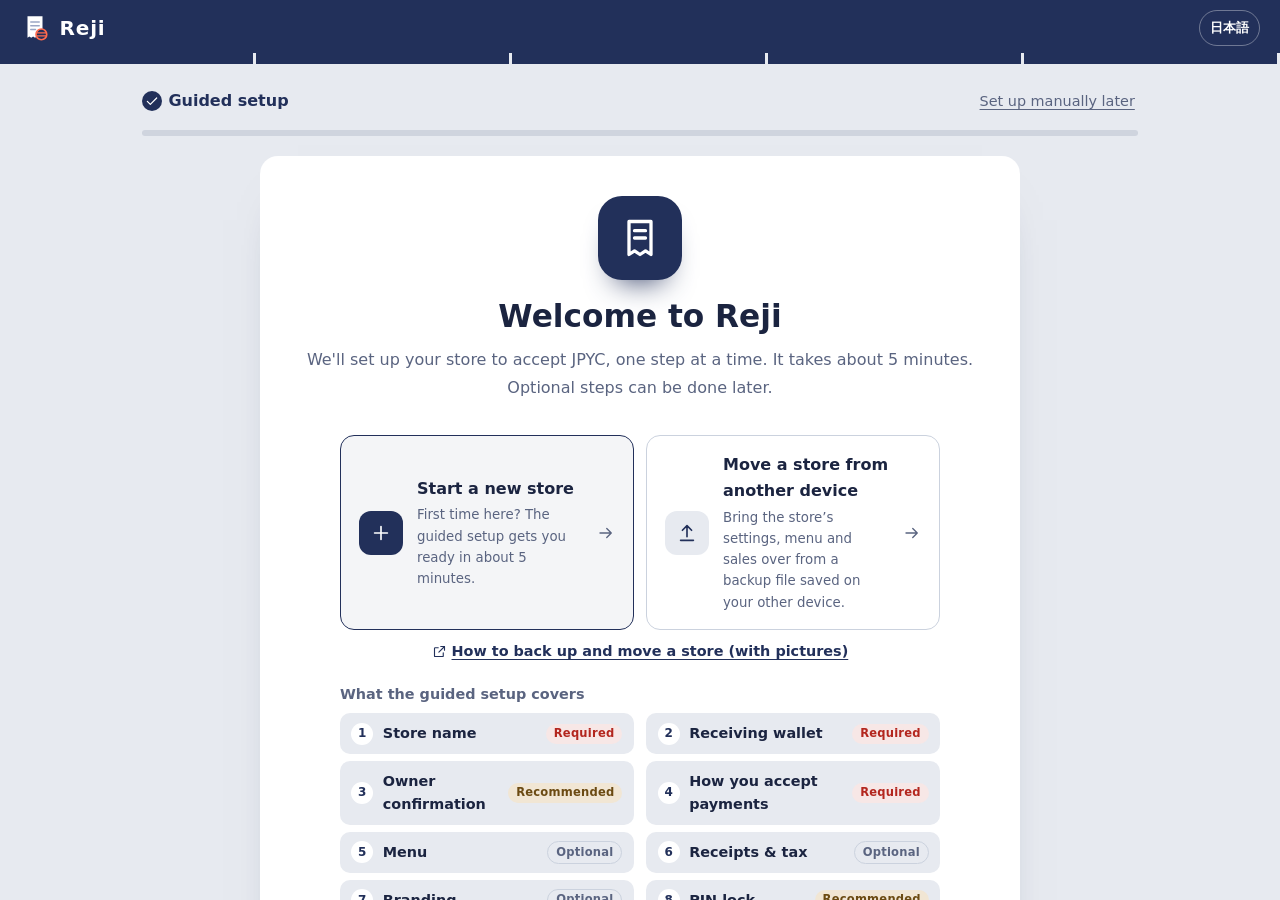
<file: app.html>
<!doctype html>
<html lang="ja">
<head>
<meta charset="utf-8">
<meta name="viewport" content="width=device-width, initial-scale=1, viewport-fit=cover">
<meta name="format-detection" content="telephone=no, email=no, address=no, date=no">
<meta name="color-scheme" content="only light">
<meta http-equiv="Content-Security-Policy" content="default-src 'self'; script-src 'self'; style-src 'self' 'unsafe-inline'; font-src 'self'; img-src 'self' data:; connect-src 'self' https: wss:; object-src 'none'; base-uri 'self'; form-action 'none'">
<meta name="referrer" content="no-referrer">
<meta name="theme-color" content="#22305A">
<link rel="preload" href="assets/fonts/reji-dot.woff" as="font" type="font/woff" crossorigin>
<link rel="stylesheet" href="assets/css/base.css">
<link rel="stylesheet" href="assets/css/app.css">
<link rel="manifest" href="manifest.webmanifest">
<meta name="description" content="Free, serverless JPYC point-of-sale. Customers pay wallet-to-wallet by QR; the register watches the blockchain.">
<meta name="apple-mobile-web-app-capable" content="yes">
<title>Reji: JPYC register</title>
<meta name="robots" content="noindex">
<link rel="canonical" href="app.html">
<meta property="og:url" content="app.html">
<meta property="og:site_name" content="Reji">
<meta property="og:type" content="website">
<meta property="og:title" content="レジ｜Reji">
<meta property="og:description" content="JPYCで受け取るお店のレジ。決済手数料0円・月額0円・登録不要。">
<meta property="og:image" content="assets/img/landing/og.png">
<meta property="og:image:type" content="image/png">
<meta property="og:image:width" content="1200">
<meta property="og:image:height" content="630">
<meta property="og:image:alt" content="Reji：JPYCで受け取る、お店のレジ。決済手数料0円・月額0円・登録不要">
<meta property="og:locale" content="ja_JP">
<meta property="og:locale:alternate" content="en_US">
<meta name="twitter:card" content="summary_large_image">
<meta name="twitter:title" content="レジ｜Reji">
<meta name="twitter:description" content="JPYCで受け取るお店のレジ。決済手数料0円・月額0円・登録不要。">
<meta name="twitter:image" content="assets/img/landing/og.png">
<meta name="twitter:image:alt" content="Reji：JPYCで受け取る、お店のレジ。決済手数料0円・月額0円・登録不要">
<link rel="icon" href="favicon.ico" sizes="48x48">
<link rel="icon" href="assets/img/icon.svg" type="image/svg+xml">
<link rel="apple-touch-icon" href="assets/img/apple-touch-icon.png">
<meta name="apple-mobile-web-app-title" content="Reji">
<meta name="application-name" content="Reji">
<script type="module" src="assets/js/app.js"></script>
</head>
<body class="app">
<div id="app">
  <header id="top"></header>
  <main id="main" tabindex="-1"></main>
</div>
<div id="overlay" hidden></div>
<div id="modal" hidden></div>
<div id="print-root" aria-hidden="true"></div>
<noscript><p style="padding:1rem">Reji needs JavaScript. / Rejiを使うにはJavaScriptを有効にしてください。</p></noscript>
</body>
</html>
</file>
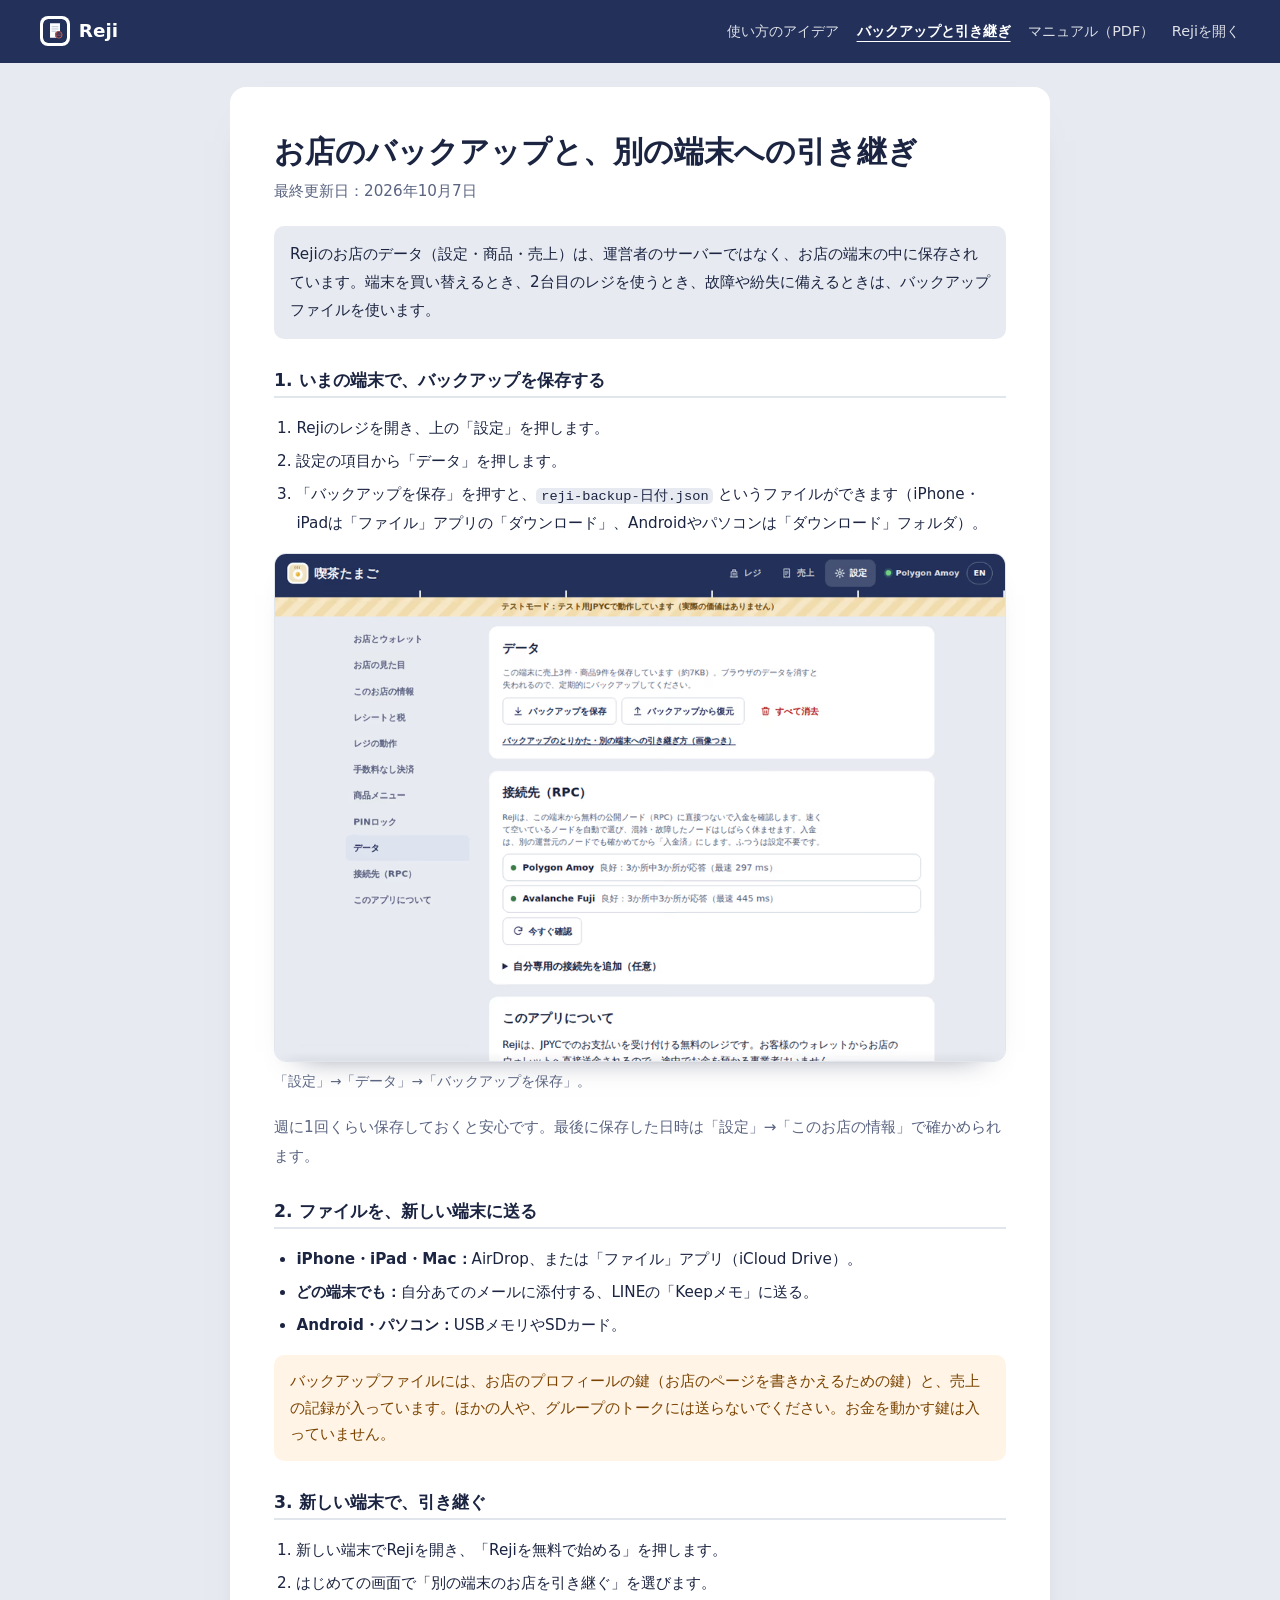
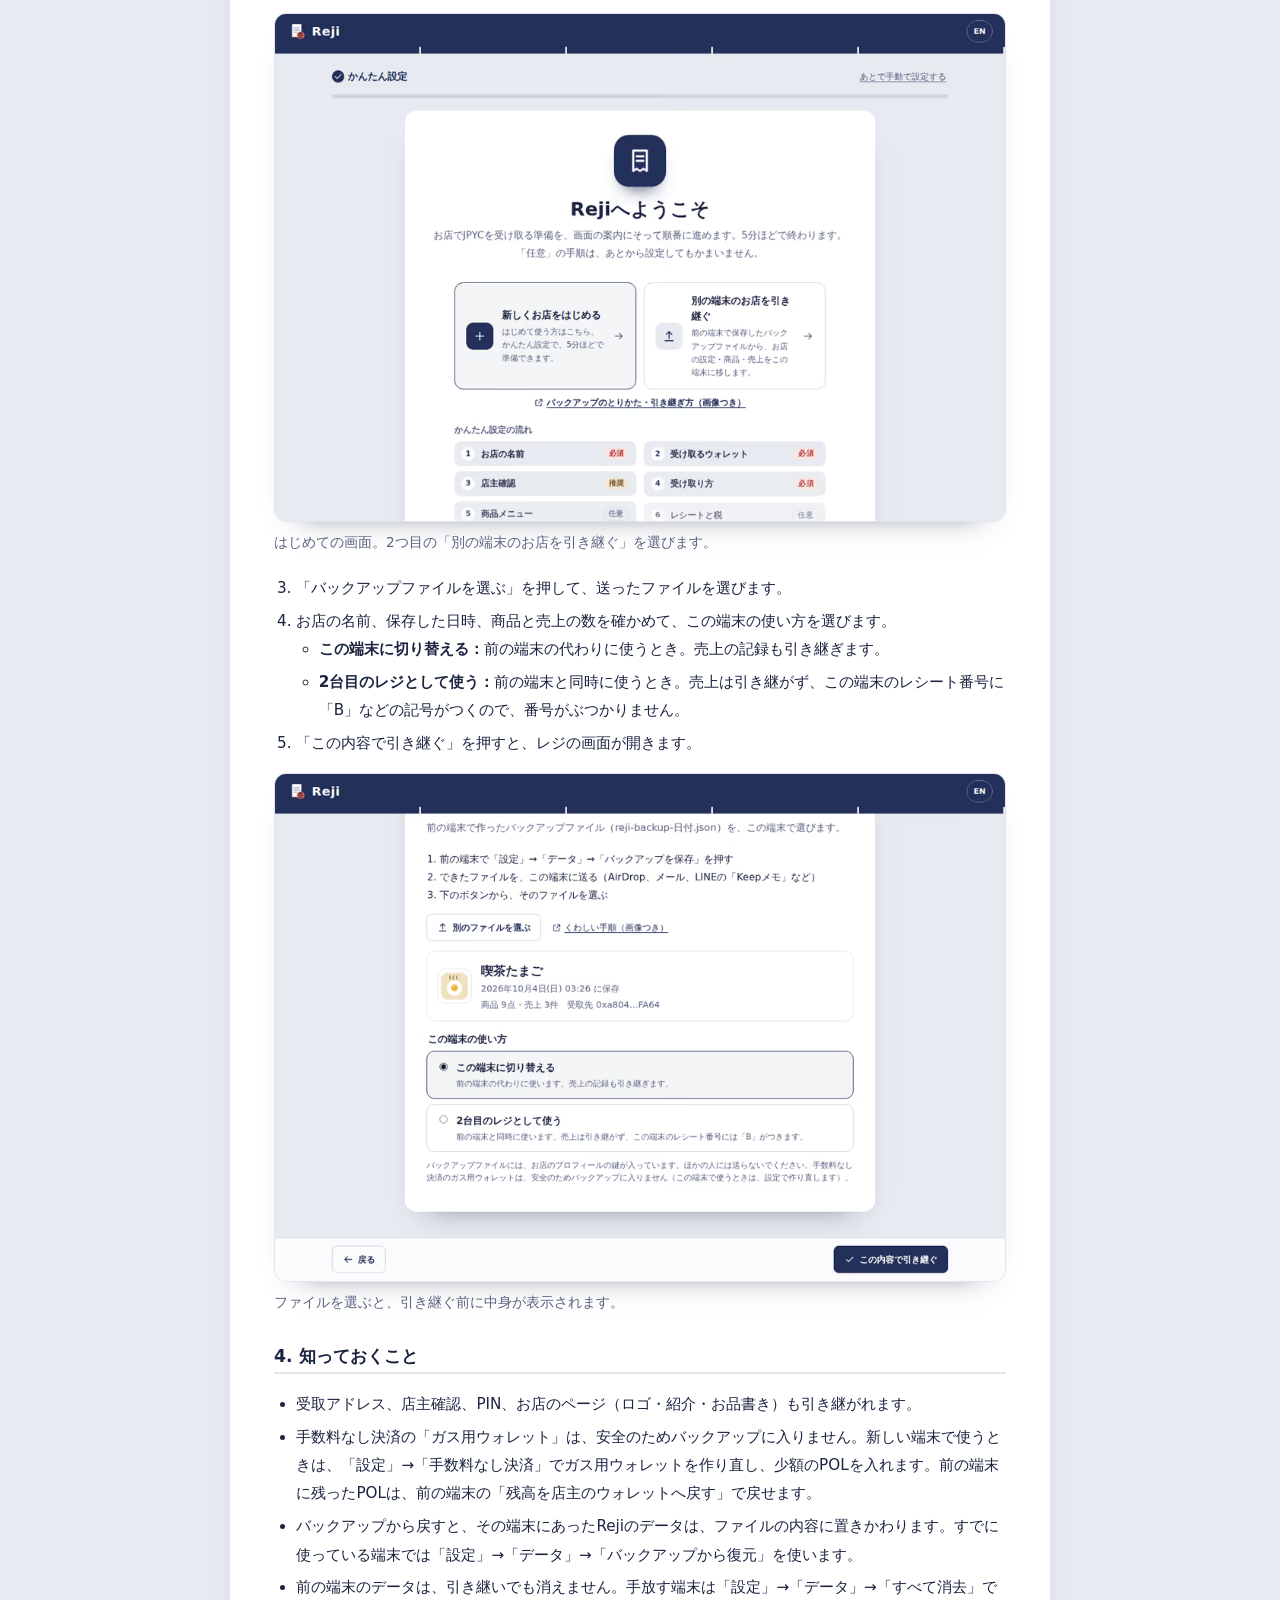
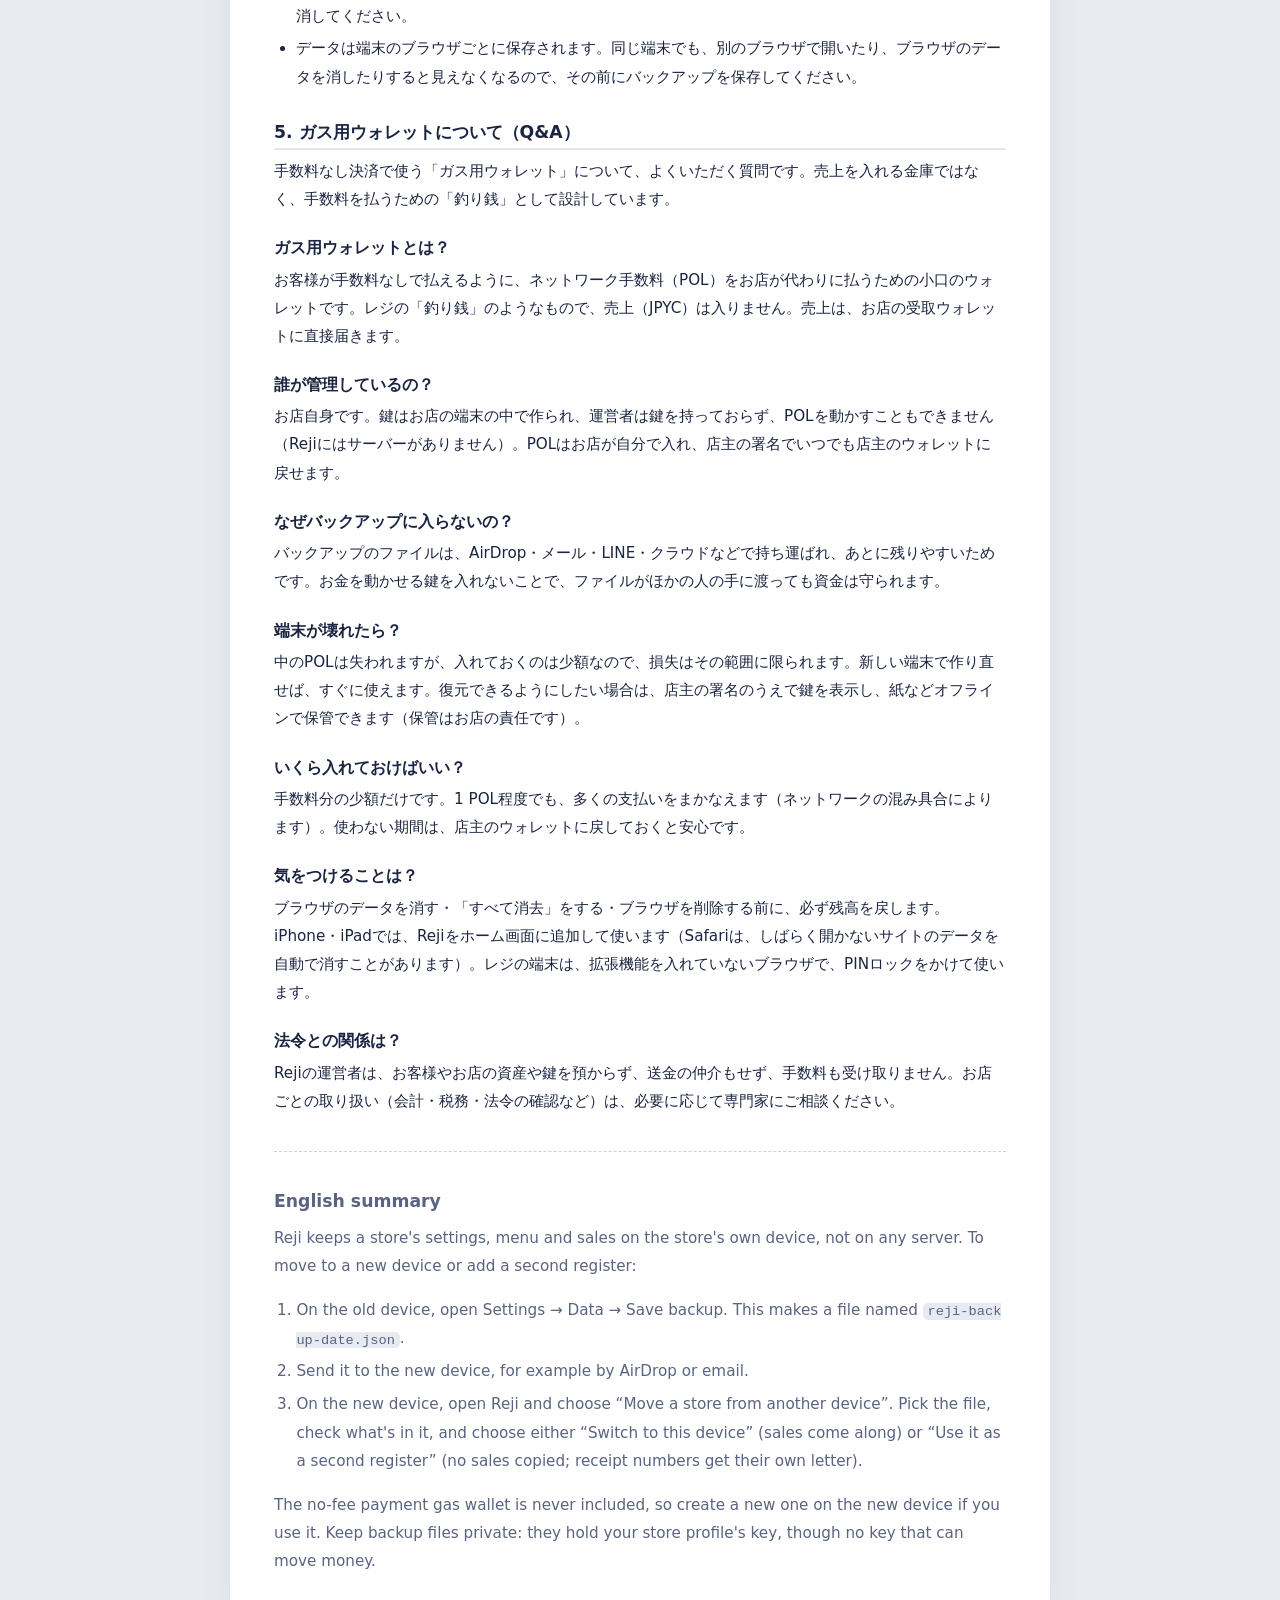
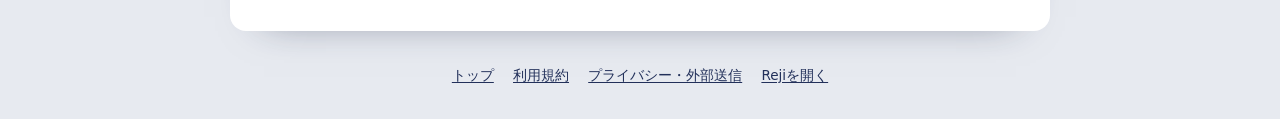
<file: backup.html>
<!doctype html>
<html lang="ja">
<head>
<meta charset="utf-8">
<meta name="viewport" content="width=device-width, initial-scale=1, viewport-fit=cover">
<meta name="format-detection" content="telephone=no, email=no, address=no, date=no">
<meta name="color-scheme" content="only light">
<meta name="theme-color" content="#22305A">
<title>お店のバックアップと引き継ぎ | Reji</title>
<meta name="description" content="Rejiのお店のデータ（設定・商品・売上）をバックアップして、新しい端末や2台目のレジに引き継ぐ手順です。">
<link rel="canonical" href="backup.html">
<meta property="og:url" content="backup.html">
<meta property="og:site_name" content="Reji">
<meta property="og:type" content="website">
<meta property="og:title" content="お店のバックアップと引き継ぎ | Reji">
<meta property="og:description" content="Rejiのお店のデータ（設定・商品・売上）をバックアップして、新しい端末や2台目のレジに引き継ぐ手順です。">
<meta property="og:image" content="assets/img/landing/og.png">
<meta property="og:image:width" content="1200">
<meta property="og:image:height" content="630">
<meta property="og:locale" content="ja_JP">
<meta name="twitter:card" content="summary_large_image">
<meta name="twitter:image" content="assets/img/landing/og.png">
<link rel="icon" href="favicon.ico" sizes="48x48">
<link rel="icon" href="assets/img/icon.svg" type="image/svg+xml">
<link rel="apple-touch-icon" href="assets/img/apple-touch-icon.png">
<link rel="stylesheet" href="assets/css/base.css">
<link rel="stylesheet" href="assets/css/legal.css">
</head>
<body class="legal">
<header class="lg-head">
  <a class="lg-brand" href="./"><img src="assets/img/icon.svg" alt="" width="30" height="30"><span>Reji</span></a>
  <nav><a href="ideas.html">使い方のアイデア</a><a href="backup.html" aria-current="page">バックアップと引き継ぎ</a><a href="docs/reji-manual-ja.pdf">マニュアル（PDF）</a><a href="app.html">Rejiを開く</a></nav>
</header>
<main class="lg-main">
<h1>お店のバックアップと、別の端末への引き継ぎ</h1>
<p class="lg-date">最終更新日：2026年10月7日</p>
<p class="lg-lead">Rejiのお店のデータ（設定・商品・売上）は、運営者のサーバーではなく、お店の端末の中に保存されています。端末を買い替えるとき、2台目のレジを使うとき、故障や紛失に備えるときは、バックアップファイルを使います。</p>

<h2>1. いまの端末で、バックアップを保存する</h2>
<ol>
<li>Rejiのレジを開き、上の「設定」を押します。</li>
<li>設定の項目から「データ」を押します。</li>
<li>「バックアップを保存」を押すと、<code>reji-backup-日付.json</code> というファイルができます（iPhone・iPadは「ファイル」アプリの「ダウンロード」、Androidやパソコンは「ダウンロード」フォルダ）。</li>
</ol>
<figure class="lg-fig"><picture><source srcset="assets/img/help/save.avif" type="image/avif"><img src="assets/img/help/save.jpg" alt="設定の「データ」にある「バックアップを保存」ボタン" loading="lazy" width="960" height="667"></picture><figcaption>「設定」→「データ」→「バックアップを保存」。</figcaption></figure>
<p class="lg-note">週に1回くらい保存しておくと安心です。最後に保存した日時は「設定」→「このお店の情報」で確かめられます。</p>

<h2>2. ファイルを、新しい端末に送る</h2>
<ul>
<li><b>iPhone・iPad・Mac：</b>AirDrop、または「ファイル」アプリ（iCloud Drive）。</li>
<li><b>どの端末でも：</b>自分あてのメールに添付する、LINEの「Keepメモ」に送る。</li>
<li><b>Android・パソコン：</b>USBメモリやSDカード。</li>
</ul>
<p class="lg-warn">バックアップファイルには、お店のプロフィールの鍵（お店のページを書きかえるための鍵）と、売上の記録が入っています。ほかの人や、グループのトークには送らないでください。お金を動かす鍵は入っていません。</p>

<h2>3. 新しい端末で、引き継ぐ</h2>
<ol>
<li>新しい端末でRejiを開き、「Rejiを無料で始める」を押します。</li>
<li>はじめての画面で「別の端末のお店を引き継ぐ」を選びます。</li>
</ol>
<figure class="lg-fig"><picture><source srcset="assets/img/help/welcome.avif" type="image/avif"><img src="assets/img/help/welcome.jpg" alt="「新しくお店をはじめる」と「別の端末のお店を引き継ぐ」の2つの選択肢" loading="lazy" width="960" height="667"></picture><figcaption>はじめての画面。2つ目の「別の端末のお店を引き継ぐ」を選びます。</figcaption></figure>
<ol start="3">
<li>「バックアップファイルを選ぶ」を押して、送ったファイルを選びます。</li>
<li>お店の名前、保存した日時、商品と売上の数を確かめて、この端末の使い方を選びます。
  <ul>
  <li><b>この端末に切り替える：</b>前の端末の代わりに使うとき。売上の記録も引き継ぎます。</li>
  <li><b>2台目のレジとして使う：</b>前の端末と同時に使うとき。売上は引き継がず、この端末のレシート番号に「B」などの記号がつくので、番号がぶつかりません。</li>
  </ul></li>
<li>「この内容で引き継ぐ」を押すと、レジの画面が開きます。</li>
</ol>
<figure class="lg-fig"><picture><source srcset="assets/img/help/restore.avif" type="image/avif"><img src="assets/img/help/restore.jpg" alt="バックアップファイルの中身（お店の名前、保存日時、商品と売上の数）と、端末の使い方の選択" loading="lazy" width="960" height="667"></picture><figcaption>ファイルを選ぶと、引き継ぐ前に中身が表示されます。</figcaption></figure>

<h2>4. 知っておくこと</h2>
<ul>
<li>受取アドレス、店主確認、PIN、お店のページ（ロゴ・紹介・お品書き）も引き継がれます。</li>
<li>手数料なし決済の「ガス用ウォレット」は、安全のためバックアップに入りません。新しい端末で使うときは、「設定」→「手数料なし決済」でガス用ウォレットを作り直し、少額のPOLを入れます。前の端末に残ったPOLは、前の端末の「残高を店主のウォレットへ戻す」で戻せます。</li>
<li>バックアップから戻すと、その端末にあったRejiのデータは、ファイルの内容に置きかわります。すでに使っている端末では「設定」→「データ」→「バックアップから復元」を使います。</li>
<li>前の端末のデータは、引き継いでも消えません。手放す端末は「設定」→「データ」→「すべて消去」で消してください。</li>
<li>データは端末のブラウザごとに保存されます。同じ端末でも、別のブラウザで開いたり、ブラウザのデータを消したりすると見えなくなるので、その前にバックアップを保存してください。</li>
</ul>

<h2>5. ガス用ウォレットについて（Q&amp;A）</h2>
<p>手数料なし決済で使う「ガス用ウォレット」について、よくいただく質問です。売上を入れる金庫ではなく、手数料を払うための「釣り銭」として設計しています。</p>
<h3>ガス用ウォレットとは？</h3>
<p>お客様が手数料なしで払えるように、ネットワーク手数料（POL）をお店が代わりに払うための小口のウォレットです。レジの「釣り銭」のようなもので、売上（JPYC）は入りません。売上は、お店の受取ウォレットに直接届きます。</p>
<h3>誰が管理しているの？</h3>
<p>お店自身です。鍵はお店の端末の中で作られ、運営者は鍵を持っておらず、POLを動かすこともできません（Rejiにはサーバーがありません）。POLはお店が自分で入れ、店主の署名でいつでも店主のウォレットに戻せます。</p>
<h3>なぜバックアップに入らないの？</h3>
<p>バックアップのファイルは、AirDrop・メール・LINE・クラウドなどで持ち運ばれ、あとに残りやすいためです。お金を動かせる鍵を入れないことで、ファイルがほかの人の手に渡っても資金は守られます。</p>
<h3>端末が壊れたら？</h3>
<p>中のPOLは失われますが、入れておくのは少額なので、損失はその範囲に限られます。新しい端末で作り直せば、すぐに使えます。復元できるようにしたい場合は、店主の署名のうえで鍵を表示し、紙などオフラインで保管できます（保管はお店の責任です）。</p>
<h3>いくら入れておけばいい？</h3>
<p>手数料分の少額だけです。1 POL程度でも、多くの支払いをまかなえます（ネットワークの混み具合によります）。使わない期間は、店主のウォレットに戻しておくと安心です。</p>
<h3>気をつけることは？</h3>
<p>ブラウザのデータを消す・「すべて消去」をする・ブラウザを削除する前に、必ず残高を戻します。iPhone・iPadでは、Rejiをホーム画面に追加して使います（Safariは、しばらく開かないサイトのデータを自動で消すことがあります）。レジの端末は、拡張機能を入れていないブラウザで、PINロックをかけて使います。</p>
<h3>法令との関係は？</h3>
<p>Rejiの運営者は、お客様やお店の資産や鍵を預からず、送金の仲介もせず、手数料も受け取りません。お店ごとの取り扱い（会計・税務・法令の確認など）は、必要に応じて専門家にご相談ください。</p>

<section class="lg-en">
<h2>English summary</h2>
<p>Reji keeps a store's settings, menu and sales on the store's own device, not on any server. To move to a new device or add a second register:</p>
<ol>
<li>On the old device, open Settings → Data → Save backup. This makes a file named <code>reji-backup-date.json</code>.</li>
<li>Send it to the new device, for example by AirDrop or email.</li>
<li>On the new device, open Reji and choose “Move a store from another device”. Pick the file, check what's in it, and choose either “Switch to this device” (sales come along) or “Use it as a second register” (no sales copied; receipt numbers get their own letter).</li>
</ol>
<p>The no-fee payment gas wallet is never included, so create a new one on the new device if you use it. Keep backup files private: they hold your store profile's key, though no key that can move money.</p>
</section>
</main>
<footer class="lg-foot"><a href="./">トップ</a><a href="terms.html">利用規約</a><a href="privacy.html">プライバシー・外部送信</a><a href="app.html">Rejiを開く</a></footer>
</body>
</html>
</file>
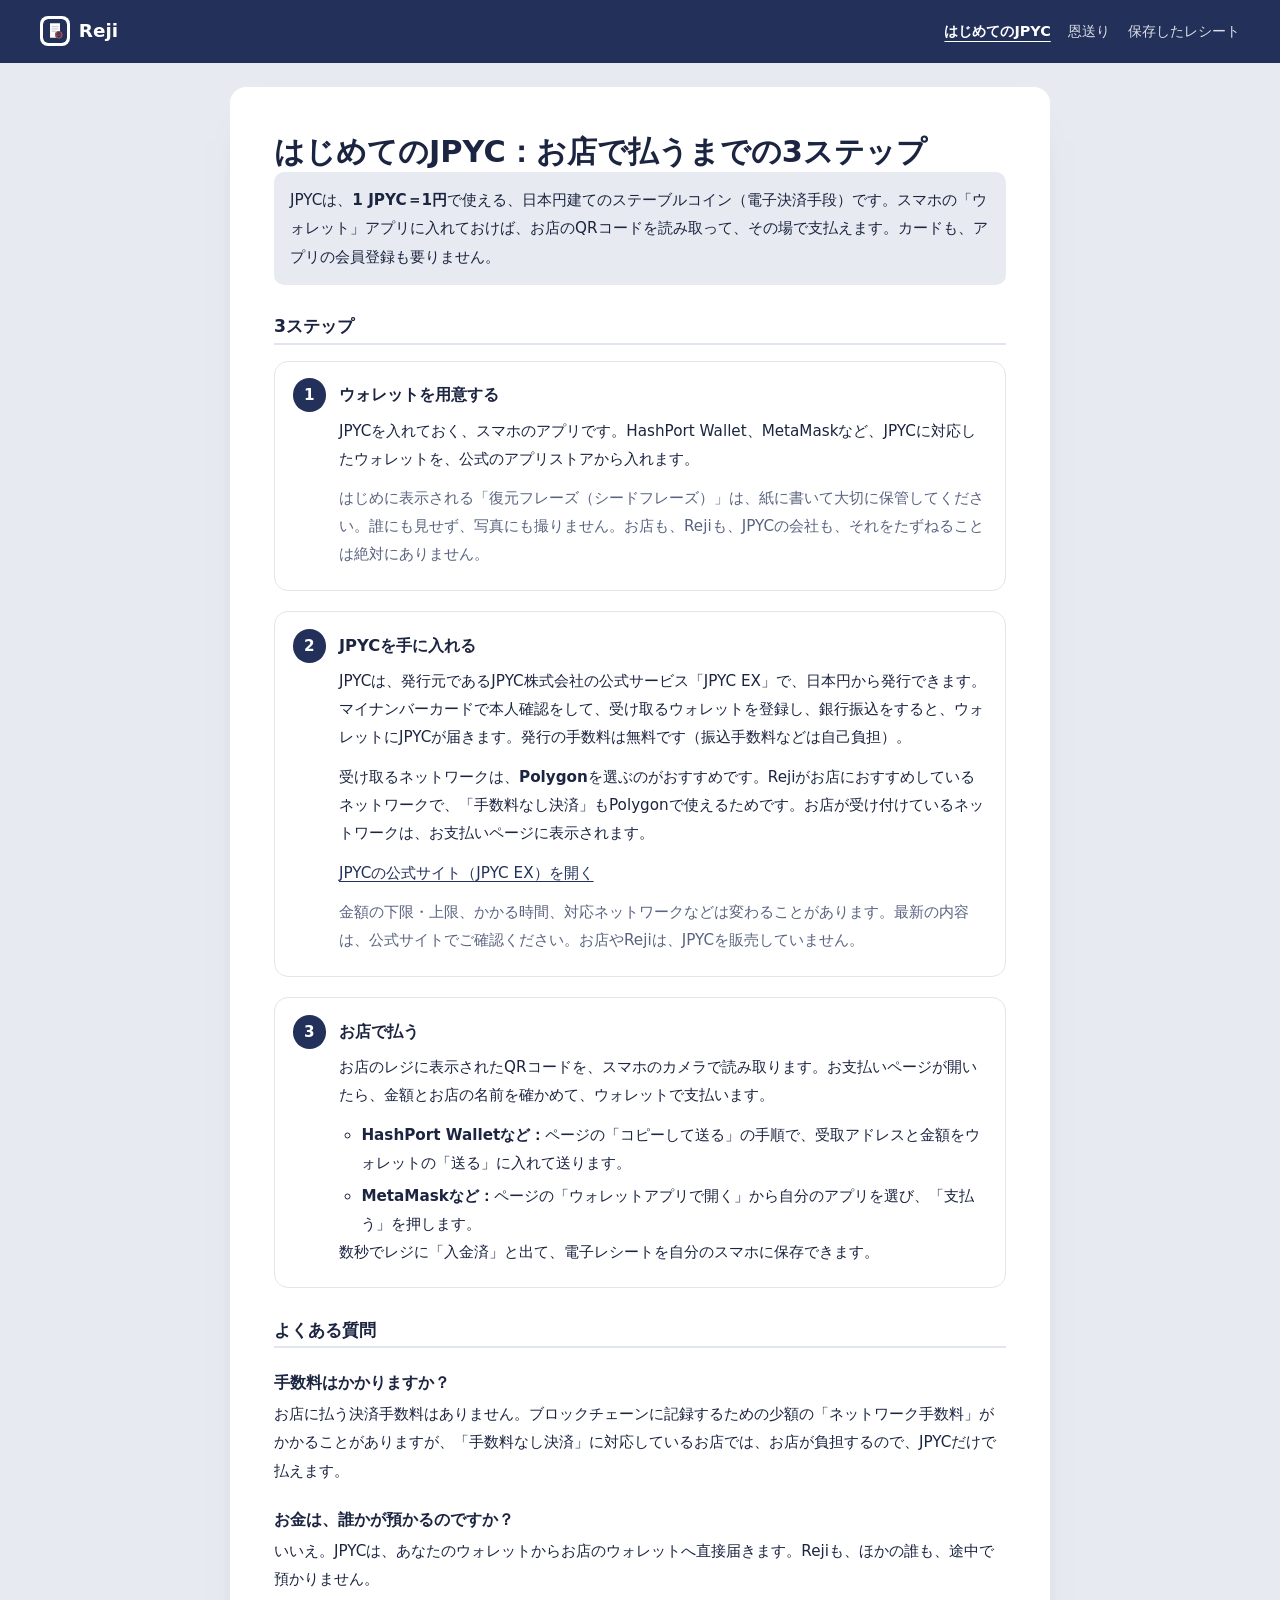
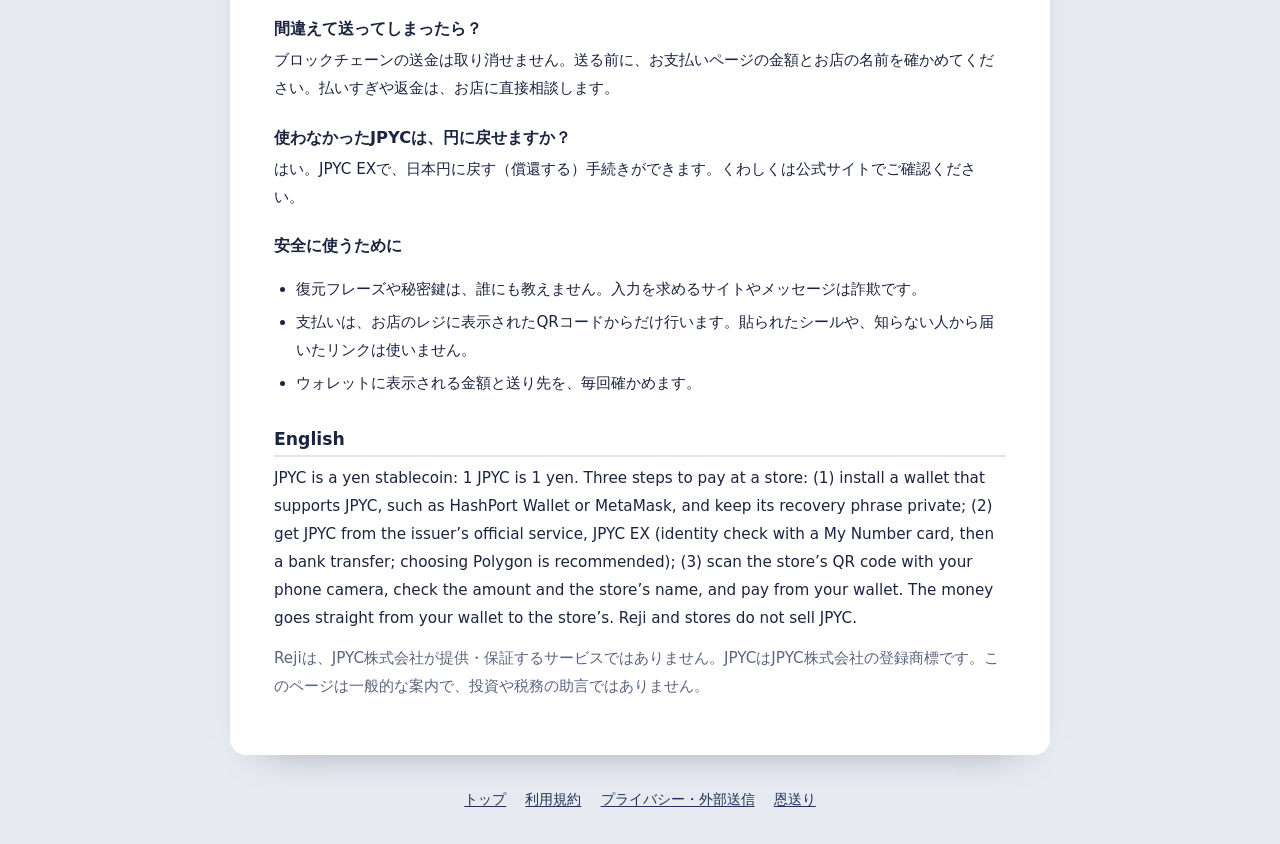
<file: hajimete.html>
<!doctype html>
<html lang="ja">
<head>
<meta charset="utf-8">
<meta name="viewport" content="width=device-width, initial-scale=1, viewport-fit=cover">
<meta name="format-detection" content="telephone=no, email=no, address=no, date=no">
<meta name="color-scheme" content="only light">
<meta name="referrer" content="no-referrer">
<meta name="theme-color" content="#22305A">
<title>はじめてのJPYC：お店で払うまでの3ステップ | Reji</title>
<meta name="description" content="JPYCは1 JPYC＝1円で使える、日本円建てのステーブルコインです。ウォレットを用意して、JPYCを手に入れて、お店のQRコードを読み取るだけ。はじめての方向けに、3ステップで説明します。">
<link rel="canonical" href="hajimete.html">
<meta property="og:url" content="hajimete.html">
<meta property="og:site_name" content="Reji">
<meta property="og:type" content="article">
<meta property="og:title" content="はじめてのJPYC：お店で払うまでの3ステップ | Reji">
<meta property="og:description" content="ウォレットを用意して、JPYCを手に入れて、お店のQRコードを読み取るだけ。">
<meta property="og:image" content="assets/img/landing/og.png">
<meta property="og:image:width" content="1200">
<meta property="og:image:height" content="630">
<meta property="og:locale" content="ja_JP">
<meta name="twitter:card" content="summary_large_image">
<meta name="twitter:image" content="assets/img/landing/og.png">
<link rel="icon" href="favicon.ico" sizes="48x48">
<link rel="icon" href="assets/img/icon.svg" type="image/svg+xml">
<link rel="apple-touch-icon" href="assets/img/apple-touch-icon.png">
<link rel="stylesheet" href="assets/css/base.css">
<link rel="stylesheet" href="assets/css/legal.css">
</head>
<body class="legal">
<header class="lg-head">
  <a class="lg-brand" href="./"><img src="assets/img/icon.svg" alt="" width="30" height="30"><span>Reji</span></a>
  <nav><a href="hajimete.html" aria-current="page">はじめてのJPYC</a><a href="okuri.html">恩送り</a><a href="receipt.html">保存したレシート</a></nav>
</header>
<main class="lg-main">
<h1>はじめてのJPYC：お店で払うまでの3ステップ</h1>
<p class="lg-lead">JPYCは、<strong>1 JPYC＝1円</strong>で使える、日本円建てのステーブルコイン（電子決済手段）です。スマホの「ウォレット」アプリに入れておけば、お店のQRコードを読み取って、その場で支払えます。カードも、アプリの会員登録も要りません。</p>

<section>
<h2>3ステップ</h2>
<ol class="hj-steps">
<li><h3>ウォレットを用意する</h3>
<p>JPYCを入れておく、スマホのアプリです。HashPort Wallet、MetaMaskなど、JPYCに対応したウォレットを、公式のアプリストアから入れます。</p>
<p class="lg-note">はじめに表示される「復元フレーズ（シードフレーズ）」は、紙に書いて大切に保管してください。誰にも見せず、写真にも撮りません。お店も、Rejiも、JPYCの会社も、それをたずねることは絶対にありません。</p></li>
<li><h3>JPYCを手に入れる</h3>
<p>JPYCは、発行元であるJPYC株式会社の公式サービス「JPYC EX」で、日本円から発行できます。マイナンバーカードで本人確認をして、受け取るウォレットを登録し、銀行振込をすると、ウォレットにJPYCが届きます。発行の手数料は無料です（振込手数料などは自己負担）。</p>
<p>受け取るネットワークは、<strong>Polygon</strong>を選ぶのがおすすめです。Rejiがお店におすすめしているネットワークで、「手数料なし決済」もPolygonで使えるためです。お店が受け付けているネットワークは、お支払いページに表示されます。</p>
<p><a href="https://jpyc.co.jp/" target="_blank" rel="noopener">JPYCの公式サイト（JPYC EX）を開く</a></p>
<p class="lg-note">金額の下限・上限、かかる時間、対応ネットワークなどは変わることがあります。最新の内容は、公式サイトでご確認ください。お店やRejiは、JPYCを販売していません。</p></li>
<li><h3>お店で払う</h3>
<p>お店のレジに表示されたQRコードを、スマホのカメラで読み取ります。お支払いページが開いたら、金額とお店の名前を確かめて、ウォレットで支払います。</p>
<ul>
<li><strong>HashPort Walletなど：</strong>ページの「コピーして送る」の手順で、受取アドレスと金額をウォレットの「送る」に入れて送ります。</li>
<li><strong>MetaMaskなど：</strong>ページの「ウォレットアプリで開く」から自分のアプリを選び、「支払う」を押します。</li>
</ul>
<p>数秒でレジに「入金済」と出て、電子レシートを自分のスマホに保存できます。</p></li>
</ol>
</section>

<section>
<h2>よくある質問</h2>
<h3>手数料はかかりますか？</h3>
<p>お店に払う決済手数料はありません。ブロックチェーンに記録するための少額の「ネットワーク手数料」がかかることがありますが、「手数料なし決済」に対応しているお店では、お店が負担するので、JPYCだけで払えます。</p>
<h3>お金は、誰かが預かるのですか？</h3>
<p>いいえ。JPYCは、あなたのウォレットからお店のウォレットへ直接届きます。Rejiも、ほかの誰も、途中で預かりません。</p>
<h3>間違えて送ってしまったら？</h3>
<p>ブロックチェーンの送金は取り消せません。送る前に、お支払いページの金額とお店の名前を確かめてください。払いすぎや返金は、お店に直接相談します。</p>
<h3>使わなかったJPYCは、円に戻せますか？</h3>
<p>はい。JPYC EXで、日本円に戻す（償還する）手続きができます。くわしくは公式サイトでご確認ください。</p>
<h3>安全に使うために</h3>
<ul>
<li>復元フレーズや秘密鍵は、誰にも教えません。入力を求めるサイトやメッセージは詐欺です。</li>
<li>支払いは、お店のレジに表示されたQRコードからだけ行います。貼られたシールや、知らない人から届いたリンクは使いません。</li>
<li>ウォレットに表示される金額と送り先を、毎回確かめます。</li>
</ul>
</section>

<section lang="en">
<h2>English</h2>
<p>JPYC is a yen stablecoin: 1 JPYC is 1 yen. Three steps to pay at a store: (1) install a wallet that supports JPYC, such as HashPort Wallet or MetaMask, and keep its recovery phrase private; (2) get JPYC from the issuer’s official service, JPYC EX (identity check with a My Number card, then a bank transfer; choosing Polygon is recommended); (3) scan the store’s QR code with your phone camera, check the amount and the store’s name, and pay from your wallet. The money goes straight from your wallet to the store’s. Reji and stores do not sell JPYC.</p>
</section>

<p class="lg-note">Rejiは、JPYC株式会社が提供・保証するサービスではありません。JPYCはJPYC株式会社の登録商標です。このページは一般的な案内で、投資や税務の助言ではありません。</p>
</main>
<footer class="lg-foot"><a href="./">トップ</a><a href="terms.html">利用規約</a><a href="privacy.html">プライバシー・外部送信</a><a href="okuri.html">恩送り</a></footer>
</body>
</html>
</file>
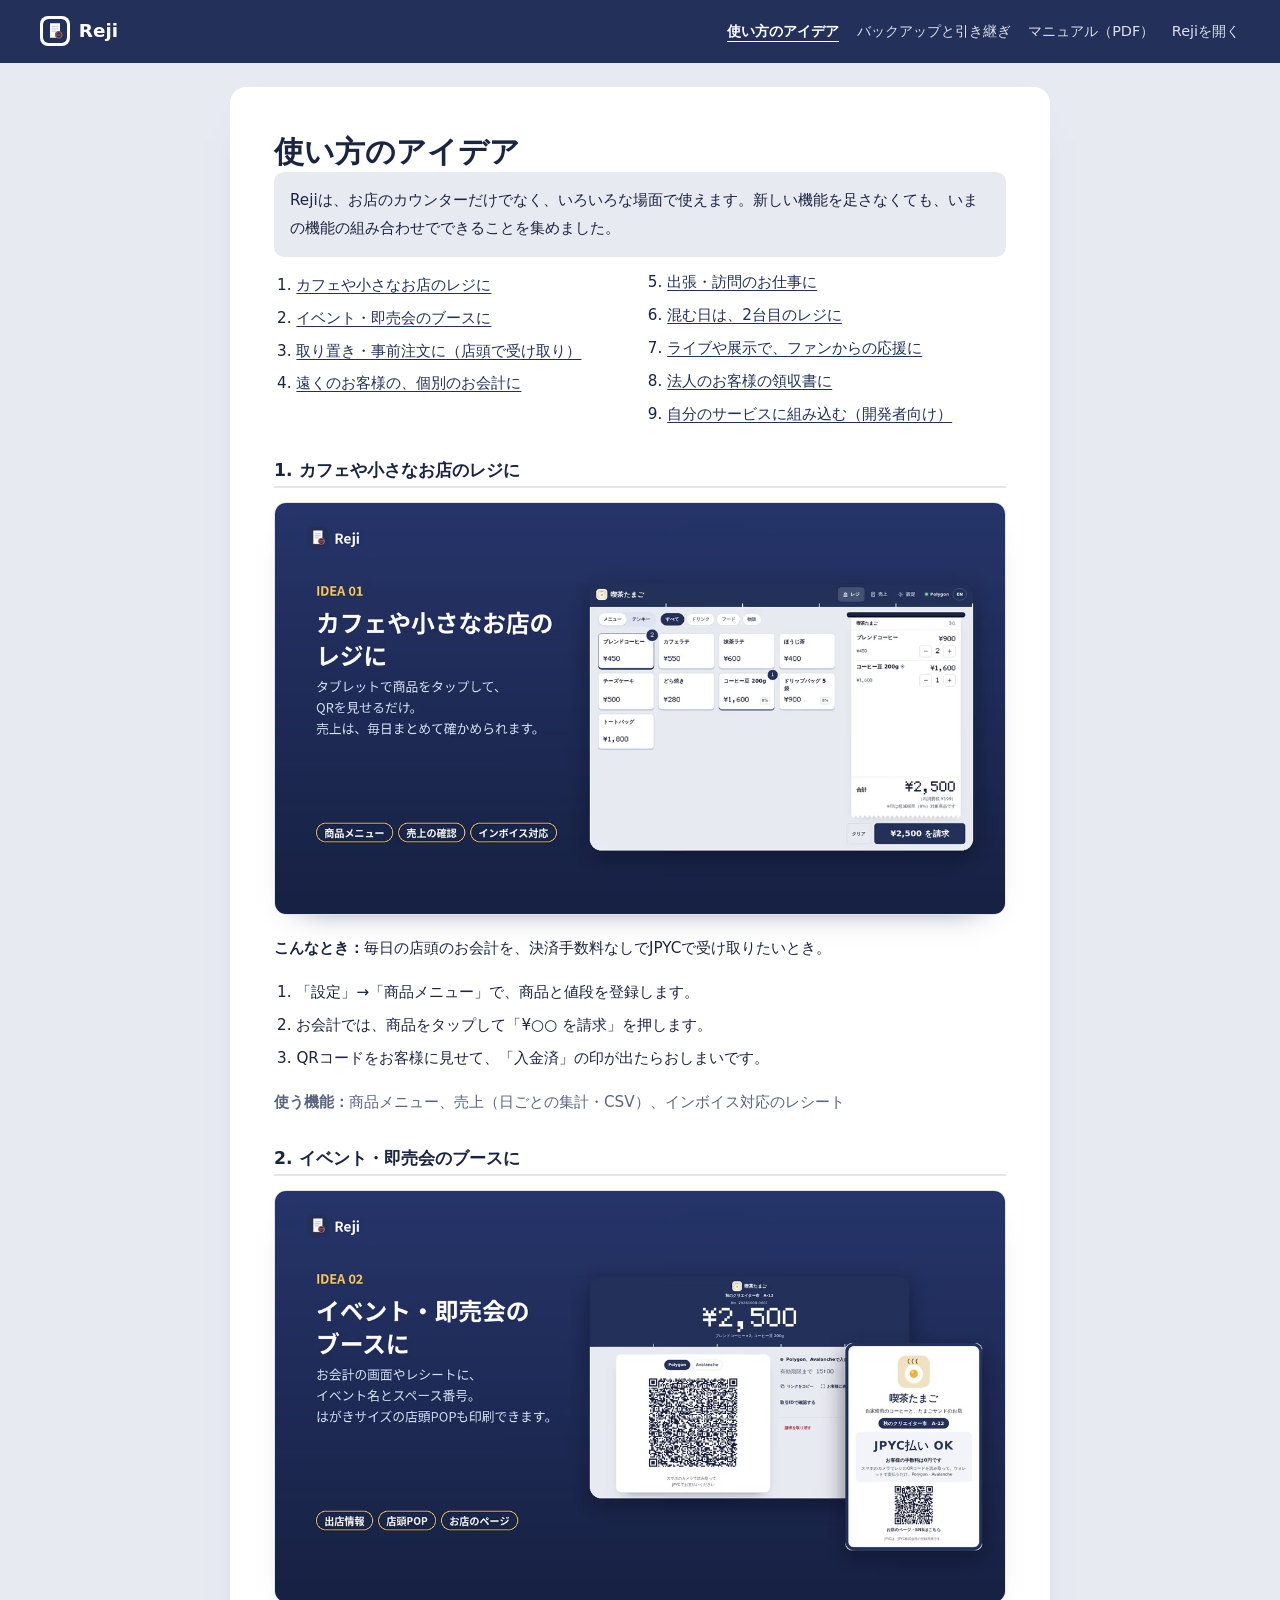
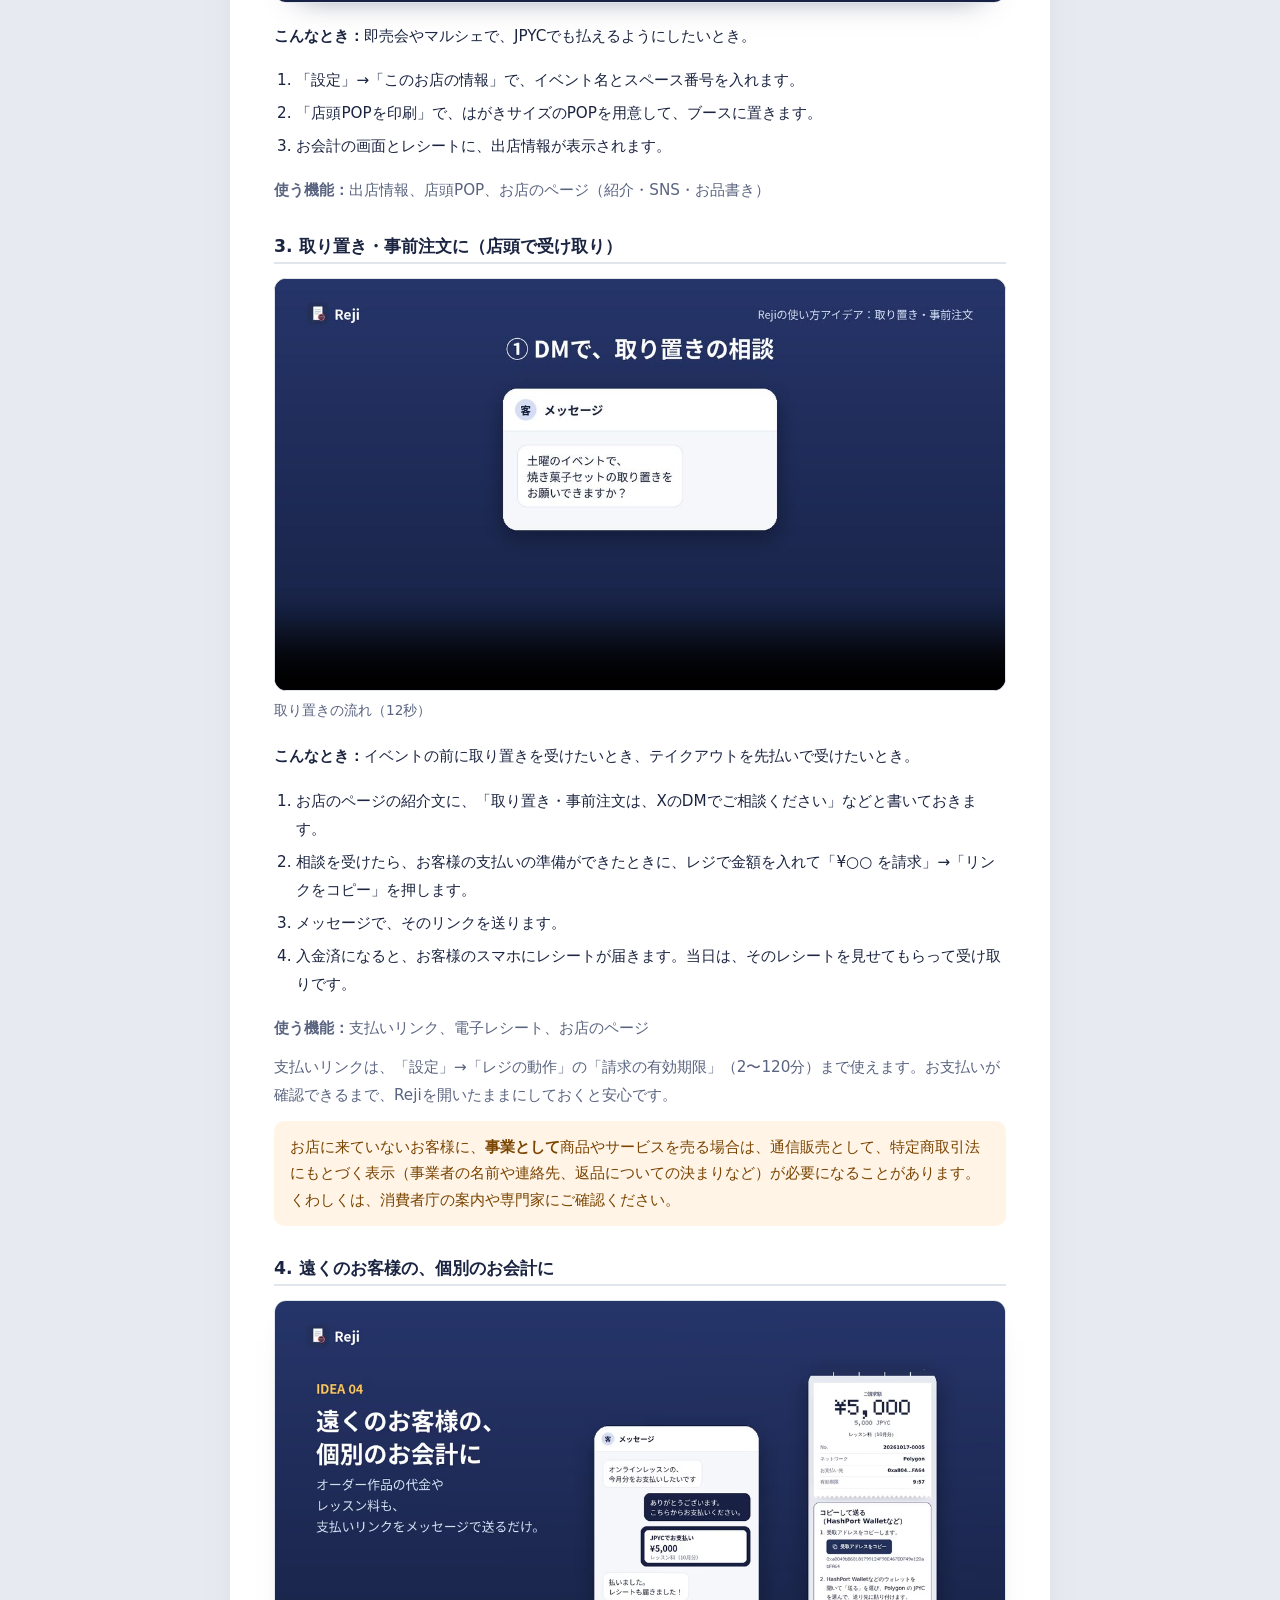
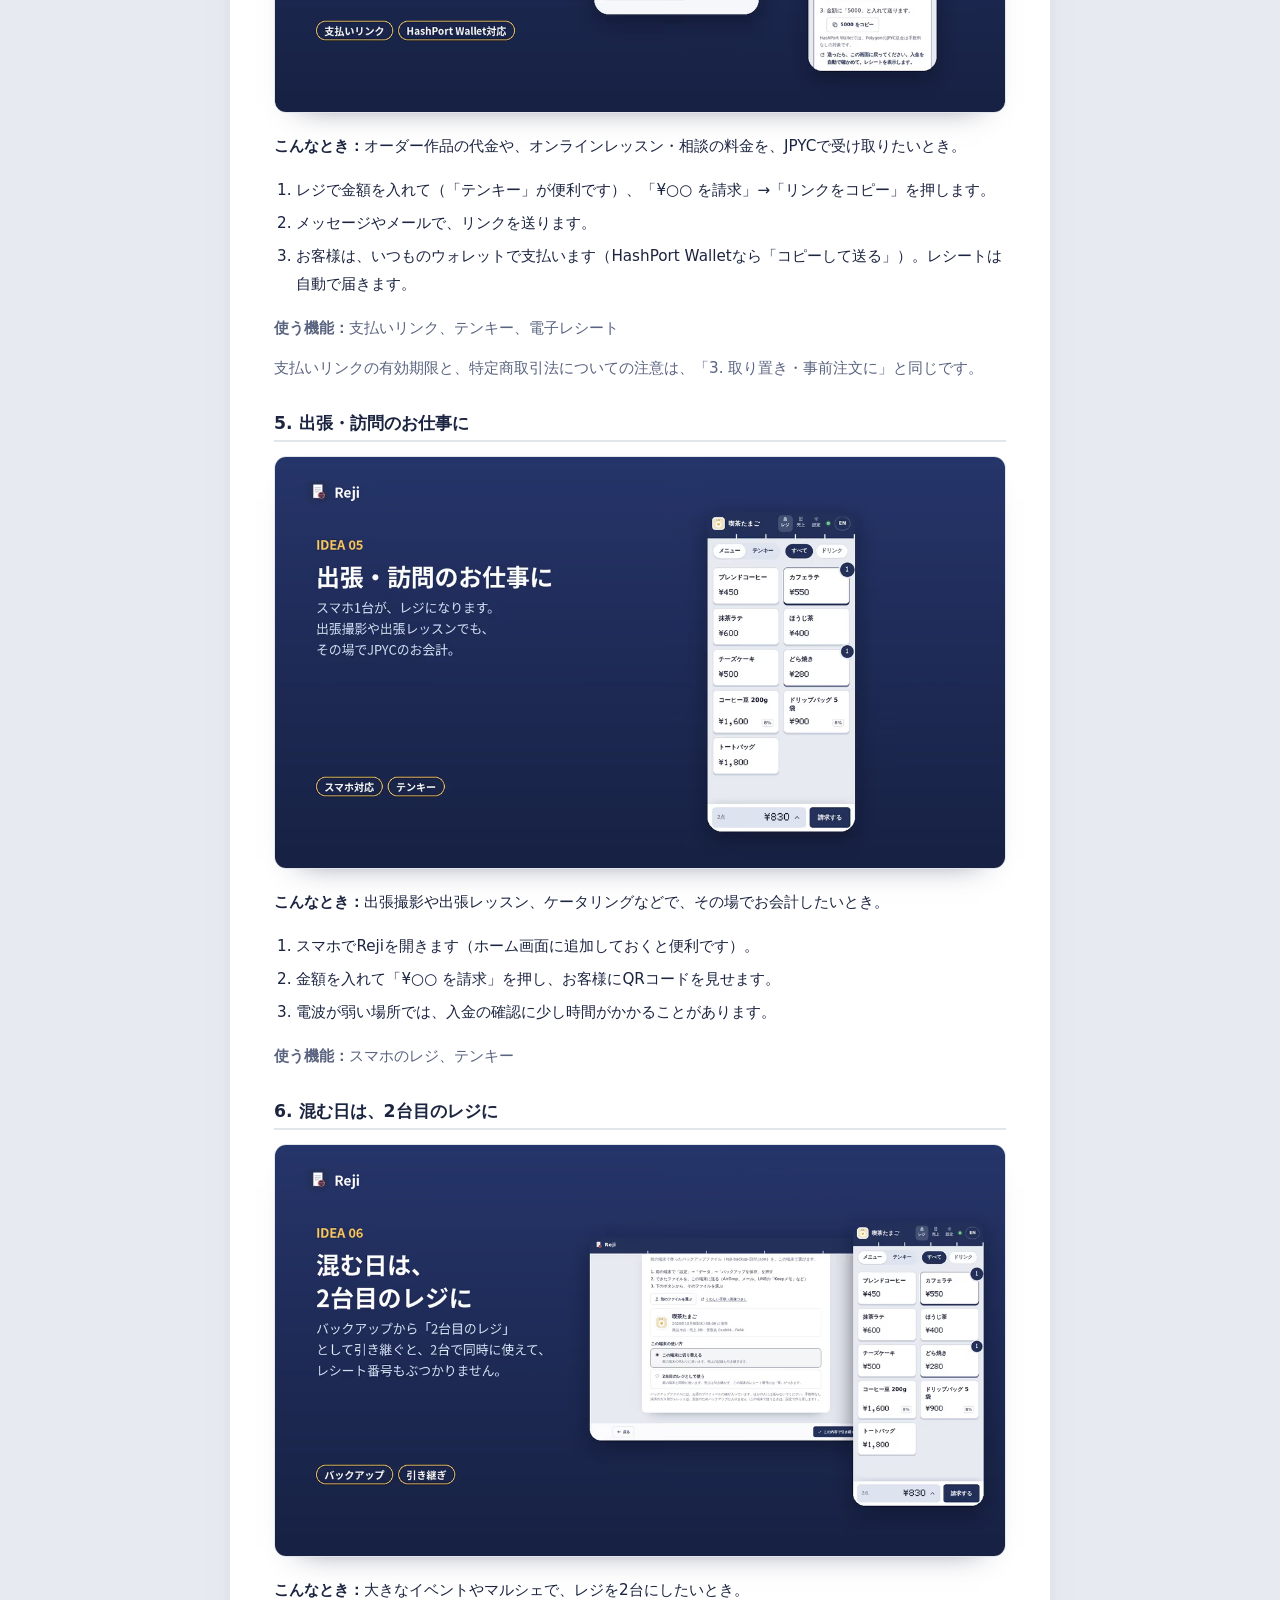
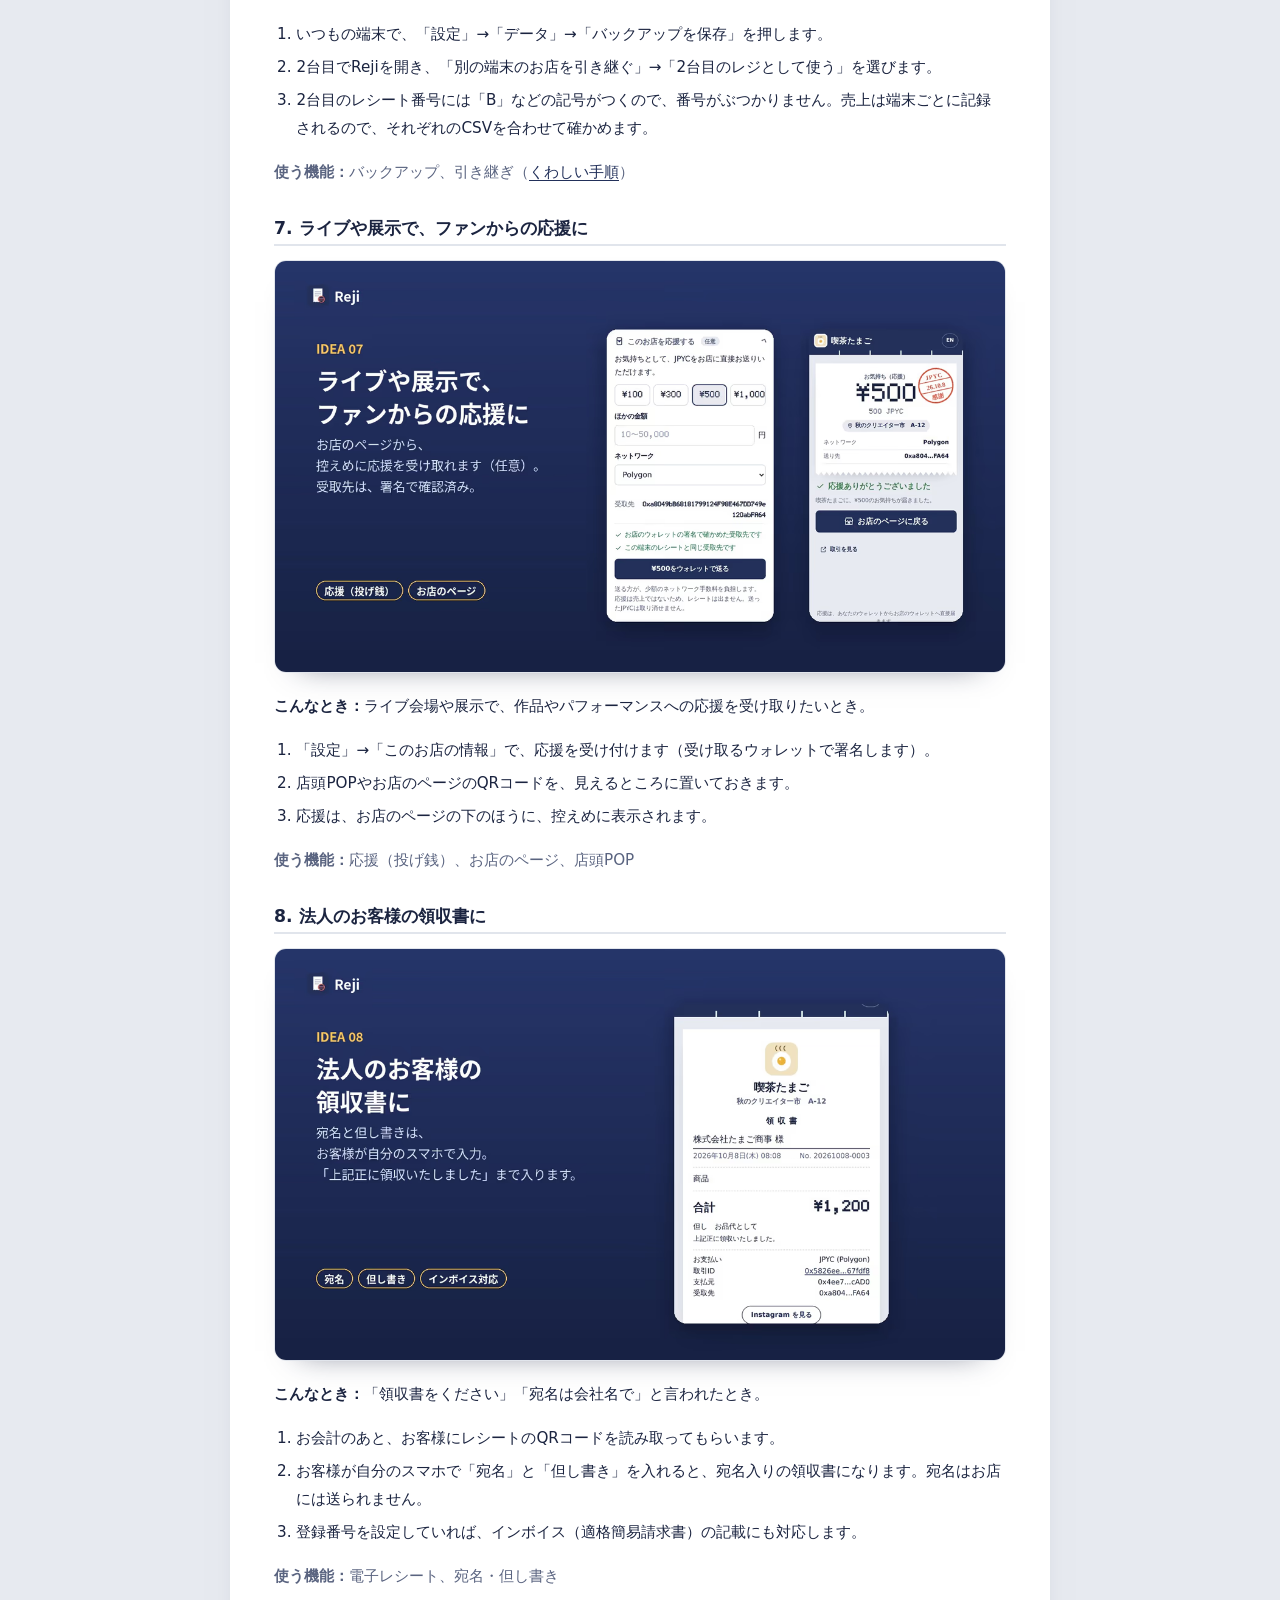
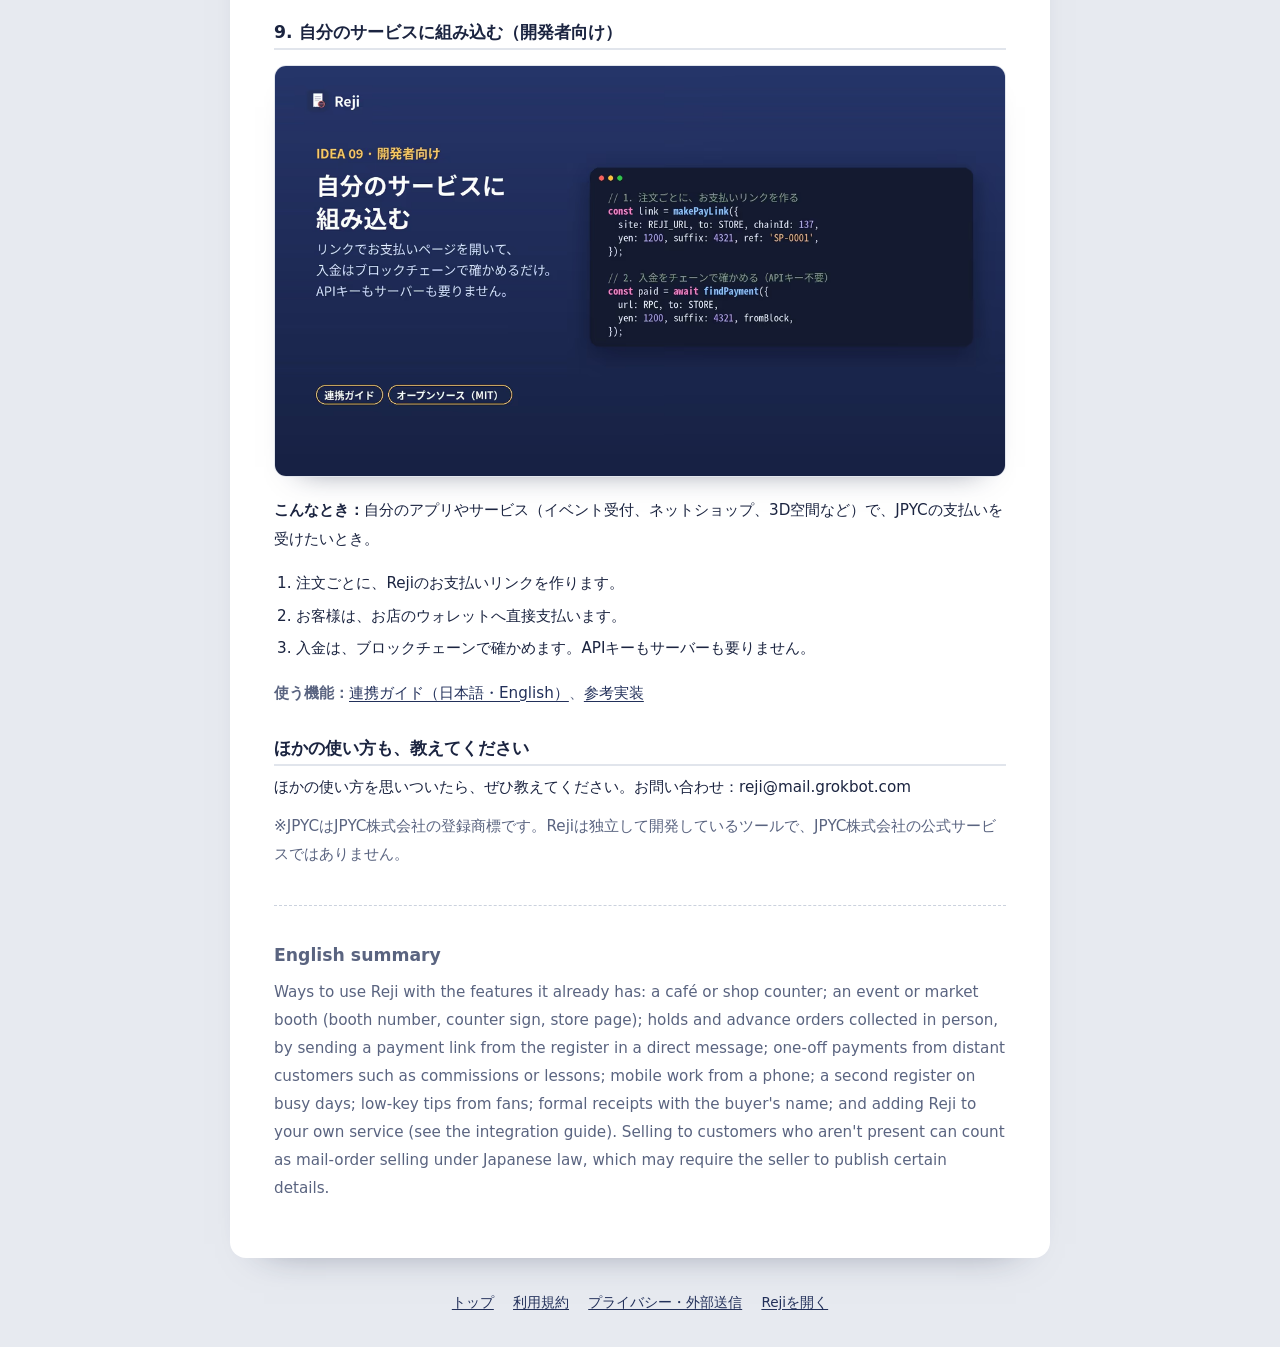
<file: ideas.html>
<!doctype html>
<html lang="ja">
<head>
<meta charset="utf-8">
<meta name="viewport" content="width=device-width, initial-scale=1, viewport-fit=cover">
<meta name="format-detection" content="telephone=no, email=no, address=no, date=no">
<meta name="color-scheme" content="only light">
<meta name="theme-color" content="#22305A">
<title>使い方のアイデア | Reji</title>
<meta name="description" content="カフェのレジ、イベントのブース、取り置き、出張のお仕事、2台目のレジ、応援まで。Rejiのいまの機能でできる使い方を集めました。">
<link rel="canonical" href="ideas.html">
<meta property="og:url" content="ideas.html">
<meta property="og:site_name" content="Reji">
<meta property="og:type" content="website">
<meta property="og:title" content="使い方のアイデア | Reji">
<meta property="og:description" content="カフェのレジ、イベントのブース、取り置き、出張のお仕事、2台目のレジ、応援まで。Rejiのいまの機能でできる使い方を集めました。">
<meta property="og:image" content="assets/img/landing/og.png">
<meta property="og:image:width" content="1200">
<meta property="og:image:height" content="630">
<meta property="og:locale" content="ja_JP">
<meta name="twitter:card" content="summary_large_image">
<meta name="twitter:image" content="assets/img/landing/og.png">
<link rel="icon" href="favicon.ico" sizes="48x48">
<link rel="icon" href="assets/img/icon.svg" type="image/svg+xml">
<link rel="apple-touch-icon" href="assets/img/apple-touch-icon.png">
<link rel="stylesheet" href="assets/css/base.css">
<link rel="stylesheet" href="assets/css/legal.css">
</head>
<body class="legal">
<header class="lg-head">
  <a class="lg-brand" href="./"><img src="assets/img/icon.svg" alt="" width="30" height="30"><span>Reji</span></a>
  <nav><a href="ideas.html" aria-current="page">使い方のアイデア</a><a href="backup.html">バックアップと引き継ぎ</a><a href="docs/reji-manual-ja.pdf">マニュアル（PDF）</a><a href="app.html">Rejiを開く</a></nav>
</header>
<main class="lg-main">
<h1>使い方のアイデア</h1>
<p class="lg-lead">Rejiは、お店のカウンターだけでなく、いろいろな場面で使えます。新しい機能を足さなくても、いまの機能の組み合わせでできることを集めました。</p>
<ol class="idea-index"><li><a href="#idea-01">カフェや小さなお店のレジに</a></li><li><a href="#idea-02">イベント・即売会のブースに</a></li><li><a href="#idea-03">取り置き・事前注文に（店頭で受け取り）</a></li><li><a href="#idea-04">遠くのお客様の、個別のお会計に</a></li><li><a href="#idea-05">出張・訪問のお仕事に</a></li><li><a href="#idea-06">混む日は、2台目のレジに</a></li><li><a href="#idea-07">ライブや展示で、ファンからの応援に</a></li><li><a href="#idea-08">法人のお客様の領収書に</a></li><li><a href="#idea-09">自分のサービスに組み込む（開発者向け）</a></li></ol>
<section class="idea" id="idea-01">
<h2>1. カフェや小さなお店のレジに</h2>
<figure class="lg-fig"><picture><source srcset="assets/img/ideas/idea-01.avif" type="image/avif"><img src="assets/img/ideas/idea-01.jpg" alt="" loading="lazy" width="1200" height="675"></picture></figure>
<p><b>こんなとき：</b>毎日の店頭のお会計を、決済手数料なしでJPYCで受け取りたいとき。</p>
<ol><li>「設定」→「商品メニュー」で、商品と値段を登録します。</li><li>お会計では、商品をタップして「¥○○ を請求」を押します。</li><li>QRコードをお客様に見せて、「入金済」の印が出たらおしまいです。</li></ol>
<p class="lg-note"><b>使う機能：</b>商品メニュー、売上（日ごとの集計・CSV）、インボイス対応のレシート</p>

</section>
<section class="idea" id="idea-02">
<h2>2. イベント・即売会のブースに</h2>
<figure class="lg-fig"><picture><source srcset="assets/img/ideas/idea-02.avif" type="image/avif"><img src="assets/img/ideas/idea-02.jpg" alt="" loading="lazy" width="1200" height="675"></picture></figure>
<p><b>こんなとき：</b>即売会やマルシェで、JPYCでも払えるようにしたいとき。</p>
<ol><li>「設定」→「このお店の情報」で、イベント名とスペース番号を入れます。</li><li>「店頭POPを印刷」で、はがきサイズのPOPを用意して、ブースに置きます。</li><li>お会計の画面とレシートに、出店情報が表示されます。</li></ol>
<p class="lg-note"><b>使う機能：</b>出店情報、店頭POP、お店のページ（紹介・SNS・お品書き）</p>

</section>
<section class="idea" id="idea-03">
<h2>3. 取り置き・事前注文に（店頭で受け取り）</h2>
<figure class="lg-fig"><video class="lg-video" controls playsinline muted preload="none" poster="assets/img/ideas/idea-03-poster.jpg" width="1200" height="675"><source src="assets/media/idea-03-hold.mp4" type="video/mp4"></video><figcaption>取り置きの流れ（12秒）</figcaption></figure>
<p><b>こんなとき：</b>イベントの前に取り置きを受けたいとき、テイクアウトを先払いで受けたいとき。</p>
<ol><li>お店のページの紹介文に、「取り置き・事前注文は、XのDMでご相談ください」などと書いておきます。</li><li>相談を受けたら、お客様の支払いの準備ができたときに、レジで金額を入れて「¥○○ を請求」→「リンクをコピー」を押します。</li><li>メッセージで、そのリンクを送ります。</li><li>入金済になると、お客様のスマホにレシートが届きます。当日は、そのレシートを見せてもらって受け取りです。</li></ol>
<p class="lg-note"><b>使う機能：</b>支払いリンク、電子レシート、お店のページ</p>
<p class="lg-note">支払いリンクは、「設定」→「レジの動作」の「請求の有効期限」（2〜120分）まで使えます。お支払いが確認できるまで、Rejiを開いたままにしておくと安心です。</p><p class="lg-warn">お店に来ていないお客様に、<strong>事業として</strong>商品やサービスを売る場合は、通信販売として、特定商取引法にもとづく表示（事業者の名前や連絡先、返品についての決まりなど）が必要になることがあります。くわしくは、消費者庁の案内や専門家にご確認ください。</p>
</section>
<section class="idea" id="idea-04">
<h2>4. 遠くのお客様の、個別のお会計に</h2>
<figure class="lg-fig"><picture><source srcset="assets/img/ideas/idea-04.avif" type="image/avif"><img src="assets/img/ideas/idea-04.jpg" alt="" loading="lazy" width="1200" height="675"></picture></figure>
<p><b>こんなとき：</b>オーダー作品の代金や、オンラインレッスン・相談の料金を、JPYCで受け取りたいとき。</p>
<ol><li>レジで金額を入れて（「テンキー」が便利です）、「¥○○ を請求」→「リンクをコピー」を押します。</li><li>メッセージやメールで、リンクを送ります。</li><li>お客様は、いつものウォレットで支払います（HashPort Walletなら「コピーして送る」）。レシートは自動で届きます。</li></ol>
<p class="lg-note"><b>使う機能：</b>支払いリンク、テンキー、電子レシート</p>
<p class="lg-note">支払いリンクの有効期限と、特定商取引法についての注意は、「3. 取り置き・事前注文に」と同じです。</p>
</section>
<section class="idea" id="idea-05">
<h2>5. 出張・訪問のお仕事に</h2>
<figure class="lg-fig"><picture><source srcset="assets/img/ideas/idea-05.avif" type="image/avif"><img src="assets/img/ideas/idea-05.jpg" alt="" loading="lazy" width="1200" height="675"></picture></figure>
<p><b>こんなとき：</b>出張撮影や出張レッスン、ケータリングなどで、その場でお会計したいとき。</p>
<ol><li>スマホでRejiを開きます（ホーム画面に追加しておくと便利です）。</li><li>金額を入れて「¥○○ を請求」を押し、お客様にQRコードを見せます。</li><li>電波が弱い場所では、入金の確認に少し時間がかかることがあります。</li></ol>
<p class="lg-note"><b>使う機能：</b>スマホのレジ、テンキー</p>

</section>
<section class="idea" id="idea-06">
<h2>6. 混む日は、2台目のレジに</h2>
<figure class="lg-fig"><picture><source srcset="assets/img/ideas/idea-06.avif" type="image/avif"><img src="assets/img/ideas/idea-06.jpg" alt="" loading="lazy" width="1200" height="675"></picture></figure>
<p><b>こんなとき：</b>大きなイベントやマルシェで、レジを2台にしたいとき。</p>
<ol><li>いつもの端末で、「設定」→「データ」→「バックアップを保存」を押します。</li><li>2台目でRejiを開き、「別の端末のお店を引き継ぐ」→「2台目のレジとして使う」を選びます。</li><li>2台目のレシート番号には「B」などの記号がつくので、番号がぶつかりません。売上は端末ごとに記録されるので、それぞれのCSVを合わせて確かめます。</li></ol>
<p class="lg-note"><b>使う機能：</b>バックアップ、引き継ぎ（<a href="backup.html">くわしい手順</a>）</p>

</section>
<section class="idea" id="idea-07">
<h2>7. ライブや展示で、ファンからの応援に</h2>
<figure class="lg-fig"><picture><source srcset="assets/img/ideas/idea-07.avif" type="image/avif"><img src="assets/img/ideas/idea-07.jpg" alt="" loading="lazy" width="1200" height="675"></picture></figure>
<p><b>こんなとき：</b>ライブ会場や展示で、作品やパフォーマンスへの応援を受け取りたいとき。</p>
<ol><li>「設定」→「このお店の情報」で、応援を受け付けます（受け取るウォレットで署名します）。</li><li>店頭POPやお店のページのQRコードを、見えるところに置いておきます。</li><li>応援は、お店のページの下のほうに、控えめに表示されます。</li></ol>
<p class="lg-note"><b>使う機能：</b>応援（投げ銭）、お店のページ、店頭POP</p>

</section>
<section class="idea" id="idea-08">
<h2>8. 法人のお客様の領収書に</h2>
<figure class="lg-fig"><picture><source srcset="assets/img/ideas/idea-08.avif" type="image/avif"><img src="assets/img/ideas/idea-08.jpg" alt="" loading="lazy" width="1200" height="675"></picture></figure>
<p><b>こんなとき：</b>「領収書をください」「宛名は会社名で」と言われたとき。</p>
<ol><li>お会計のあと、お客様にレシートのQRコードを読み取ってもらいます。</li><li>お客様が自分のスマホで「宛名」と「但し書き」を入れると、宛名入りの領収書になります。宛名はお店には送られません。</li><li>登録番号を設定していれば、インボイス（適格簡易請求書）の記載にも対応します。</li></ol>
<p class="lg-note"><b>使う機能：</b>電子レシート、宛名・但し書き</p>

</section>
<section class="idea" id="idea-09">
<h2>9. 自分のサービスに組み込む（開発者向け）</h2>
<figure class="lg-fig"><picture><source srcset="assets/img/ideas/idea-09.avif" type="image/avif"><img src="assets/img/ideas/idea-09.jpg" alt="" loading="lazy" width="1200" height="675"></picture></figure>
<p><b>こんなとき：</b>自分のアプリやサービス（イベント受付、ネットショップ、3D空間など）で、JPYCの支払いを受けたいとき。</p>
<ol><li>注文ごとに、Rejiのお支払いリンクを作ります。</li><li>お客様は、お店のウォレットへ直接支払います。</li><li>入金は、ブロックチェーンで確かめます。APIキーもサーバーも要りません。</li></ol>
<p class="lg-note"><b>使う機能：</b><a href="docs/INTEGRATION.md">連携ガイド（日本語・English）</a>、<a href="docs/examples/order-matcher.mjs">参考実装</a></p>

</section>
<h2>ほかの使い方も、教えてください</h2>
<p>ほかの使い方を思いついたら、ぜひ教えてください。お問い合わせ：reji@mail.grokbot.com</p>
<p class="lg-note">※JPYCはJPYC株式会社の登録商標です。Rejiは独立して開発しているツールで、JPYC株式会社の公式サービスではありません。</p>
<section class="lg-en">
<h2>English summary</h2>
<p>Ways to use Reji with the features it already has: a café or shop counter; an event or market booth (booth number, counter sign, store page); holds and advance orders collected in person, by sending a payment link from the register in a direct message; one-off payments from distant customers such as commissions or lessons; mobile work from a phone; a second register on busy days; low-key tips from fans; formal receipts with the buyer's name; and adding Reji to your own service (see the integration guide). Selling to customers who aren't present can count as mail-order selling under Japanese law, which may require the seller to publish certain details.</p>
</section>
</main>
<footer class="lg-foot"><a href="./">トップ</a><a href="terms.html">利用規約</a><a href="privacy.html">プライバシー・外部送信</a><a href="app.html">Rejiを開く</a></footer>
</body>
</html>
</file>
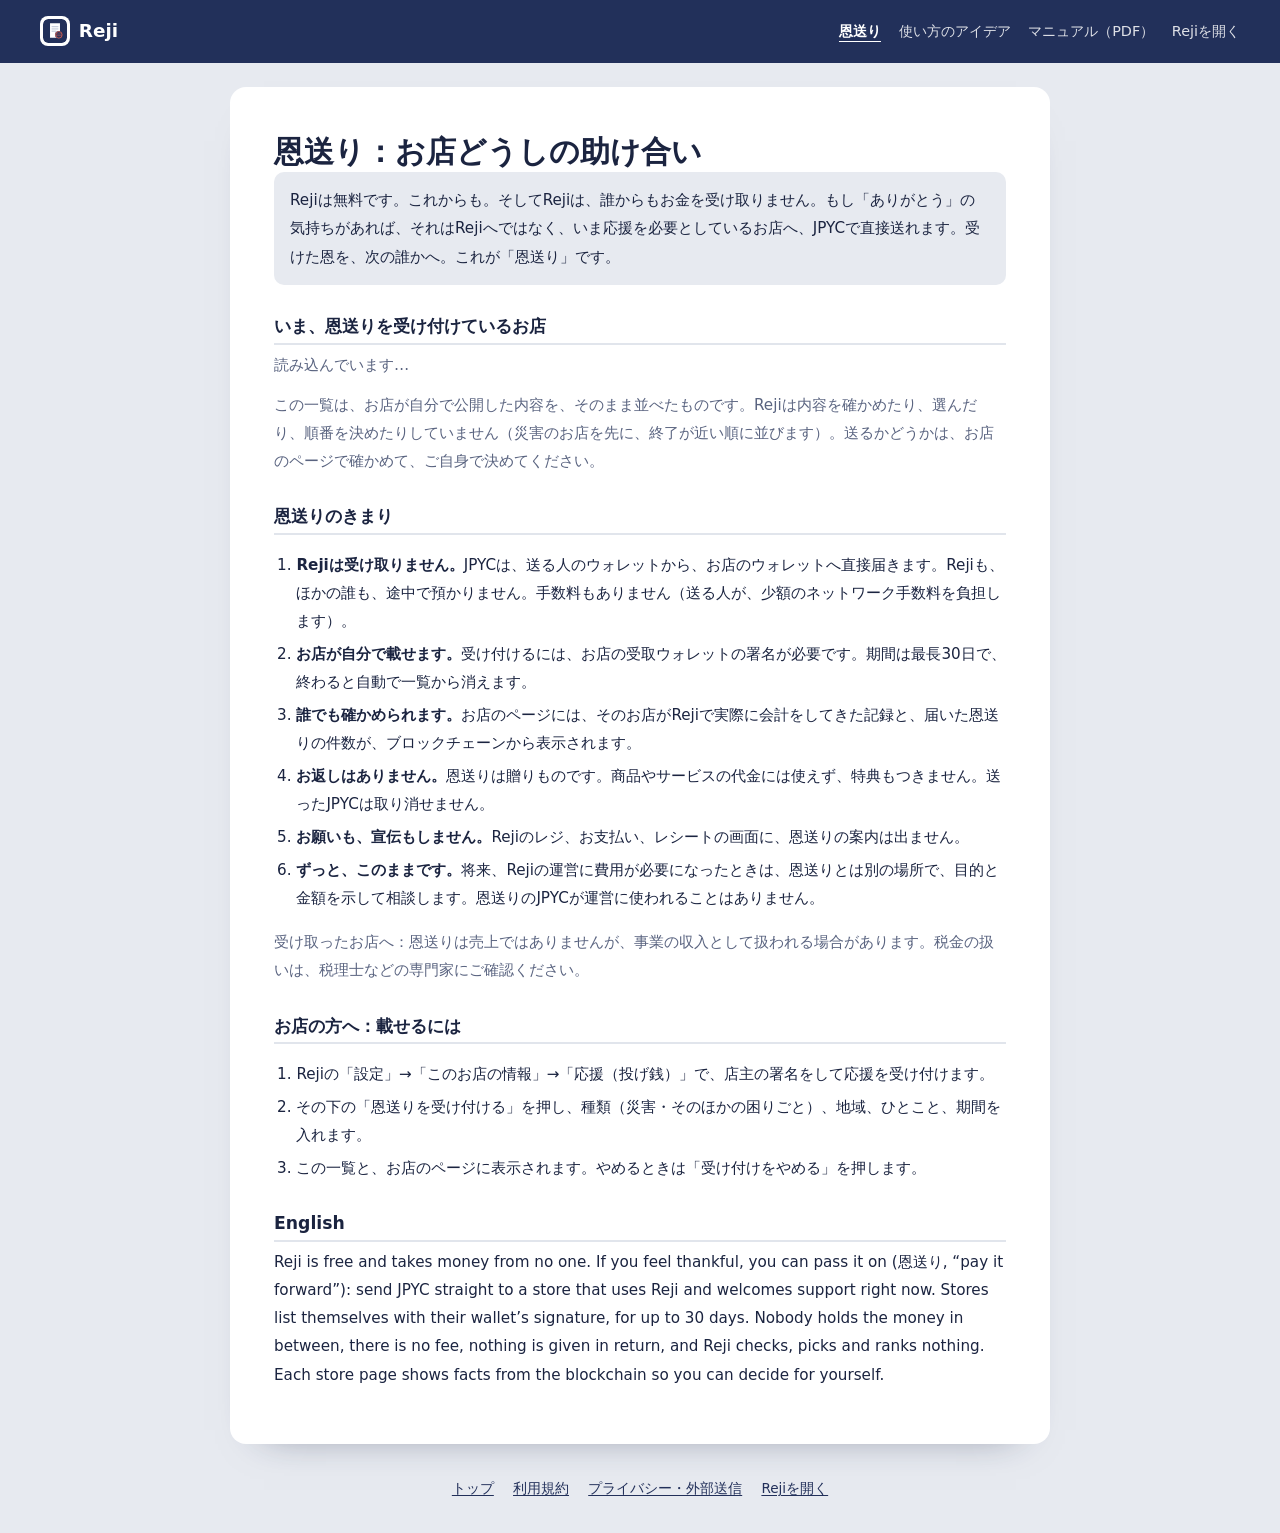
<file: okuri.html>
<!doctype html>
<html lang="ja">
<head>
<meta charset="utf-8">
<meta name="viewport" content="width=device-width, initial-scale=1, viewport-fit=cover">
<meta name="format-detection" content="telephone=no, email=no, address=no, date=no">
<meta name="color-scheme" content="only light">
<meta http-equiv="Content-Security-Policy" content="default-src 'self'; script-src 'self'; style-src 'self' 'unsafe-inline'; font-src 'self'; img-src 'self' data:; connect-src 'self' https: wss:; object-src 'none'; base-uri 'self'; form-action 'none'">
<meta name="referrer" content="no-referrer">
<meta name="theme-color" content="#22305A">
<title>恩送り：Rejiを使うお店どうしの助け合い | Reji</title>
<meta name="description" content="Rejiは無料で、誰からもお金を受け取りません。気持ちがあれば、いま応援を必要としているReji利用店へ、JPYCで直接「恩送り」できます。">
<link rel="canonical" href="okuri.html">
<meta property="og:url" content="okuri.html">
<meta property="og:site_name" content="Reji">
<meta property="og:type" content="website">
<meta property="og:title" content="恩送り：Rejiを使うお店どうしの助け合い | Reji">
<meta property="og:description" content="Rejiは誰からもお金を受け取りません。気持ちがあれば、応援を必要としているお店へ、JPYCで直接。">
<meta property="og:image" content="assets/img/landing/og.png">
<meta property="og:image:width" content="1200">
<meta property="og:image:height" content="630">
<meta property="og:locale" content="ja_JP">
<meta name="twitter:card" content="summary_large_image">
<meta name="twitter:image" content="assets/img/landing/og.png">
<link rel="icon" href="favicon.ico" sizes="48x48">
<link rel="icon" href="assets/img/icon.svg" type="image/svg+xml">
<link rel="apple-touch-icon" href="assets/img/apple-touch-icon.png">
<link rel="stylesheet" href="assets/css/base.css">
<link rel="stylesheet" href="assets/css/legal.css">
<script type="module" src="assets/js/okuri.js"></script>
</head>
<body class="legal">
<header class="lg-head">
  <a class="lg-brand" href="./"><img src="assets/img/icon.svg" alt="" width="30" height="30"><span>Reji</span></a>
  <nav><a href="okuri.html" aria-current="page">恩送り</a><a href="ideas.html">使い方のアイデア</a><a href="docs/reji-manual-ja.pdf">マニュアル（PDF）</a><a href="app.html">Rejiを開く</a></nav>
</header>
<main class="lg-main">
<h1>恩送り：お店どうしの助け合い</h1>
<p class="lg-lead">Rejiは無料です。これからも。そしてRejiは、誰からもお金を受け取りません。もし「ありがとう」の気持ちがあれば、それはRejiへではなく、いま応援を必要としているお店へ、JPYCで直接送れます。受けた恩を、次の誰かへ。これが「恩送り」です。</p>

<section>
<h2>いま、恩送りを受け付けているお店</h2>
<div id="board" class="ok-board" aria-live="polite"><p class="lg-note">読み込んでいます…</p></div>
<p class="lg-note">この一覧は、お店が自分で公開した内容を、そのまま並べたものです。Rejiは内容を確かめたり、選んだり、順番を決めたりしていません（災害のお店を先に、終了が近い順に並びます）。送るかどうかは、お店のページで確かめて、ご自身で決めてください。</p>
</section>

<section>
<h2>恩送りのきまり</h2>
<ol>
<li><strong>Rejiは受け取りません。</strong>JPYCは、送る人のウォレットから、お店のウォレットへ直接届きます。Rejiも、ほかの誰も、途中で預かりません。手数料もありません（送る人が、少額のネットワーク手数料を負担します）。</li>
<li><strong>お店が自分で載せます。</strong>受け付けるには、お店の受取ウォレットの署名が必要です。期間は最長30日で、終わると自動で一覧から消えます。</li>
<li><strong>誰でも確かめられます。</strong>お店のページには、そのお店がRejiで実際に会計をしてきた記録と、届いた恩送りの件数が、ブロックチェーンから表示されます。</li>
<li><strong>お返しはありません。</strong>恩送りは贈りものです。商品やサービスの代金には使えず、特典もつきません。送ったJPYCは取り消せません。</li>
<li><strong>お願いも、宣伝もしません。</strong>Rejiのレジ、お支払い、レシートの画面に、恩送りの案内は出ません。</li>
<li><strong>ずっと、このままです。</strong>将来、Rejiの運営に費用が必要になったときは、恩送りとは別の場所で、目的と金額を示して相談します。恩送りのJPYCが運営に使われることはありません。</li>
</ol>
<p class="lg-note">受け取ったお店へ：恩送りは売上ではありませんが、事業の収入として扱われる場合があります。税金の扱いは、税理士などの専門家にご確認ください。</p>
</section>

<section>
<h2>お店の方へ：載せるには</h2>
<ol>
<li>Rejiの「設定」→「このお店の情報」→「応援（投げ銭）」で、店主の署名をして応援を受け付けます。</li>
<li>その下の「恩送りを受け付ける」を押し、種類（災害・そのほかの困りごと）、地域、ひとこと、期間を入れます。</li>
<li>この一覧と、お店のページに表示されます。やめるときは「受け付けをやめる」を押します。</li>
</ol>
</section>

<section lang="en">
<h2>English</h2>
<p>Reji is free and takes money from no one. If you feel thankful, you can pass it on (恩送り, “pay it forward”): send JPYC straight to a store that uses Reji and welcomes support right now. Stores list themselves with their wallet’s signature, for up to 30 days. Nobody holds the money in between, there is no fee, nothing is given in return, and Reji checks, picks and ranks nothing. Each store page shows facts from the blockchain so you can decide for yourself.</p>
</section>
</main>
<footer class="lg-foot"><a href="./">トップ</a><a href="terms.html">利用規約</a><a href="privacy.html">プライバシー・外部送信</a><a href="app.html">Rejiを開く</a></footer>
</body>
</html>
</file>
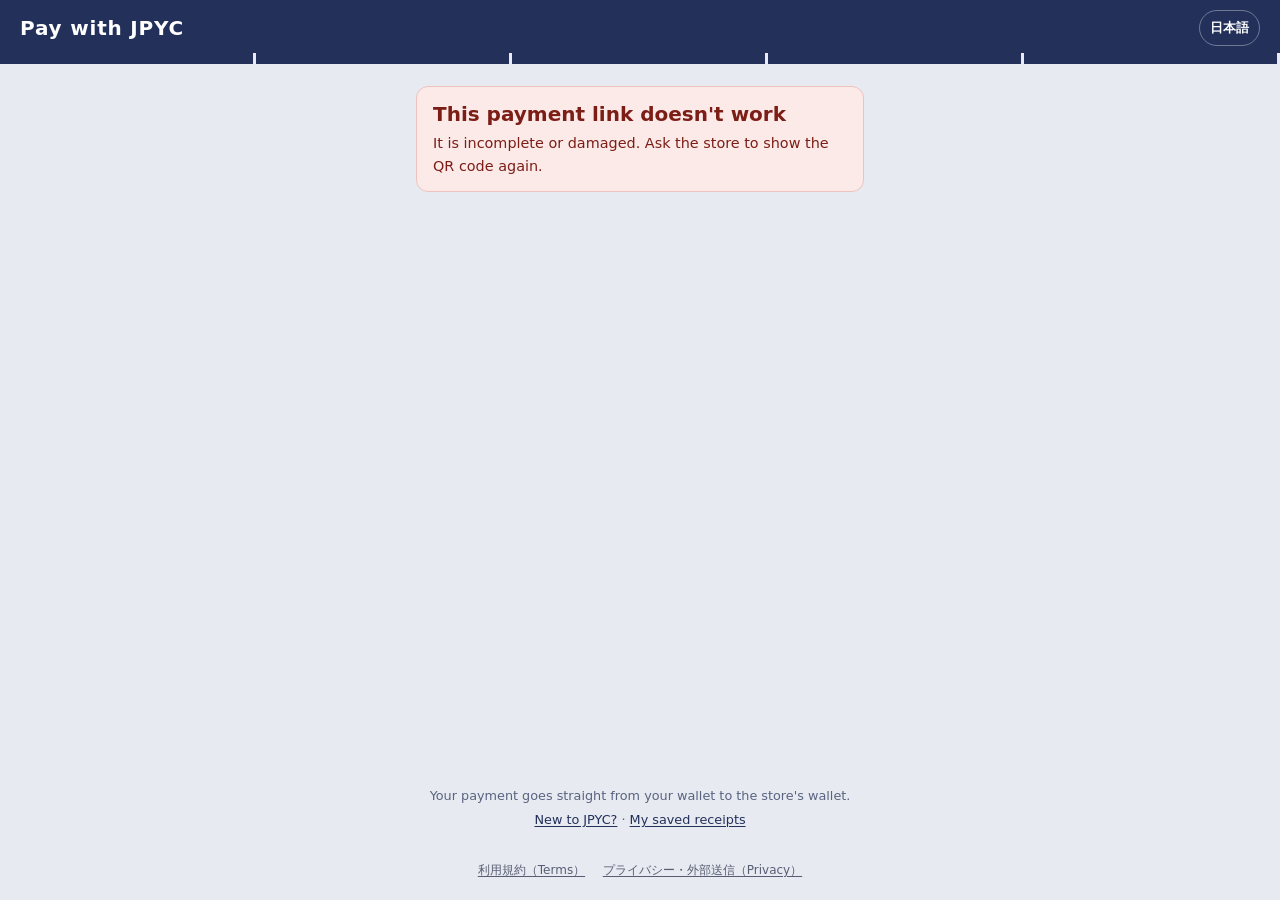
<file: pay.html>
<!doctype html>
<html lang="ja">
<head>
<meta charset="utf-8">
<meta name="viewport" content="width=device-width, initial-scale=1, viewport-fit=cover">
<meta name="format-detection" content="telephone=no, email=no, address=no, date=no">
<meta name="color-scheme" content="only light">
<meta http-equiv="Content-Security-Policy" content="default-src 'self'; script-src 'self'; style-src 'self' 'unsafe-inline'; font-src 'self'; img-src 'self' data:; connect-src 'self' https: wss:; object-src 'none'; base-uri 'self'; form-action 'none'">
<meta name="referrer" content="no-referrer">
<meta name="theme-color" content="#22305A">
<link rel="preload" href="assets/fonts/reji-dot.woff" as="font" type="font/woff" crossorigin>
<link rel="stylesheet" href="assets/css/base.css">
<link rel="stylesheet" href="assets/css/pay.css">
<title>JPYC payment</title>
<meta name="robots" content="noindex">
<meta property="og:site_name" content="Reji">
<meta property="og:type" content="website">
<meta property="og:title" content="お支払い｜Reji">
<meta property="og:description" content="Rejiで、JPYCのお支払い・電子レシート・店主確認を行うページです。">
<meta property="og:image" content="assets/img/landing/og.png">
<meta property="og:image:type" content="image/png">
<meta property="og:image:width" content="1200">
<meta property="og:image:height" content="630">
<meta property="og:image:alt" content="Reji：JPYCで受け取る、お店のレジ。決済手数料0円・月額0円・登録不要">
<meta property="og:locale" content="ja_JP">
<meta property="og:locale:alternate" content="en_US">
<meta name="twitter:card" content="summary_large_image">
<meta name="twitter:title" content="お支払い｜Reji">
<meta name="twitter:description" content="Rejiで、JPYCのお支払い・電子レシート・店主確認を行うページです。">
<meta name="twitter:image" content="assets/img/landing/og.png">
<meta name="twitter:image:alt" content="Reji：JPYCで受け取る、お店のレジ。決済手数料0円・月額0円・登録不要">
<link rel="icon" href="favicon.ico" sizes="48x48">
<link rel="icon" href="assets/img/icon.svg" type="image/svg+xml">
<link rel="apple-touch-icon" href="assets/img/apple-touch-icon.png">
<meta name="apple-mobile-web-app-title" content="Reji">
<meta name="application-name" content="Reji">
<script type="module" src="assets/js/pay.js"></script>
</head>
<body class="pay">
<div id="pay"></div>
<div id="modal" hidden></div>
<footer class="legal-links"><a href="terms.html">利用規約（Terms）</a><a href="privacy.html">プライバシー・外部送信（Privacy）</a></footer>
<div id="print-root" aria-hidden="true"></div>
<noscript><p style="padding:1rem">This payment page needs JavaScript. / お支払いにはJavaScriptが必要です。</p></noscript>
</body>
</html>
</file>
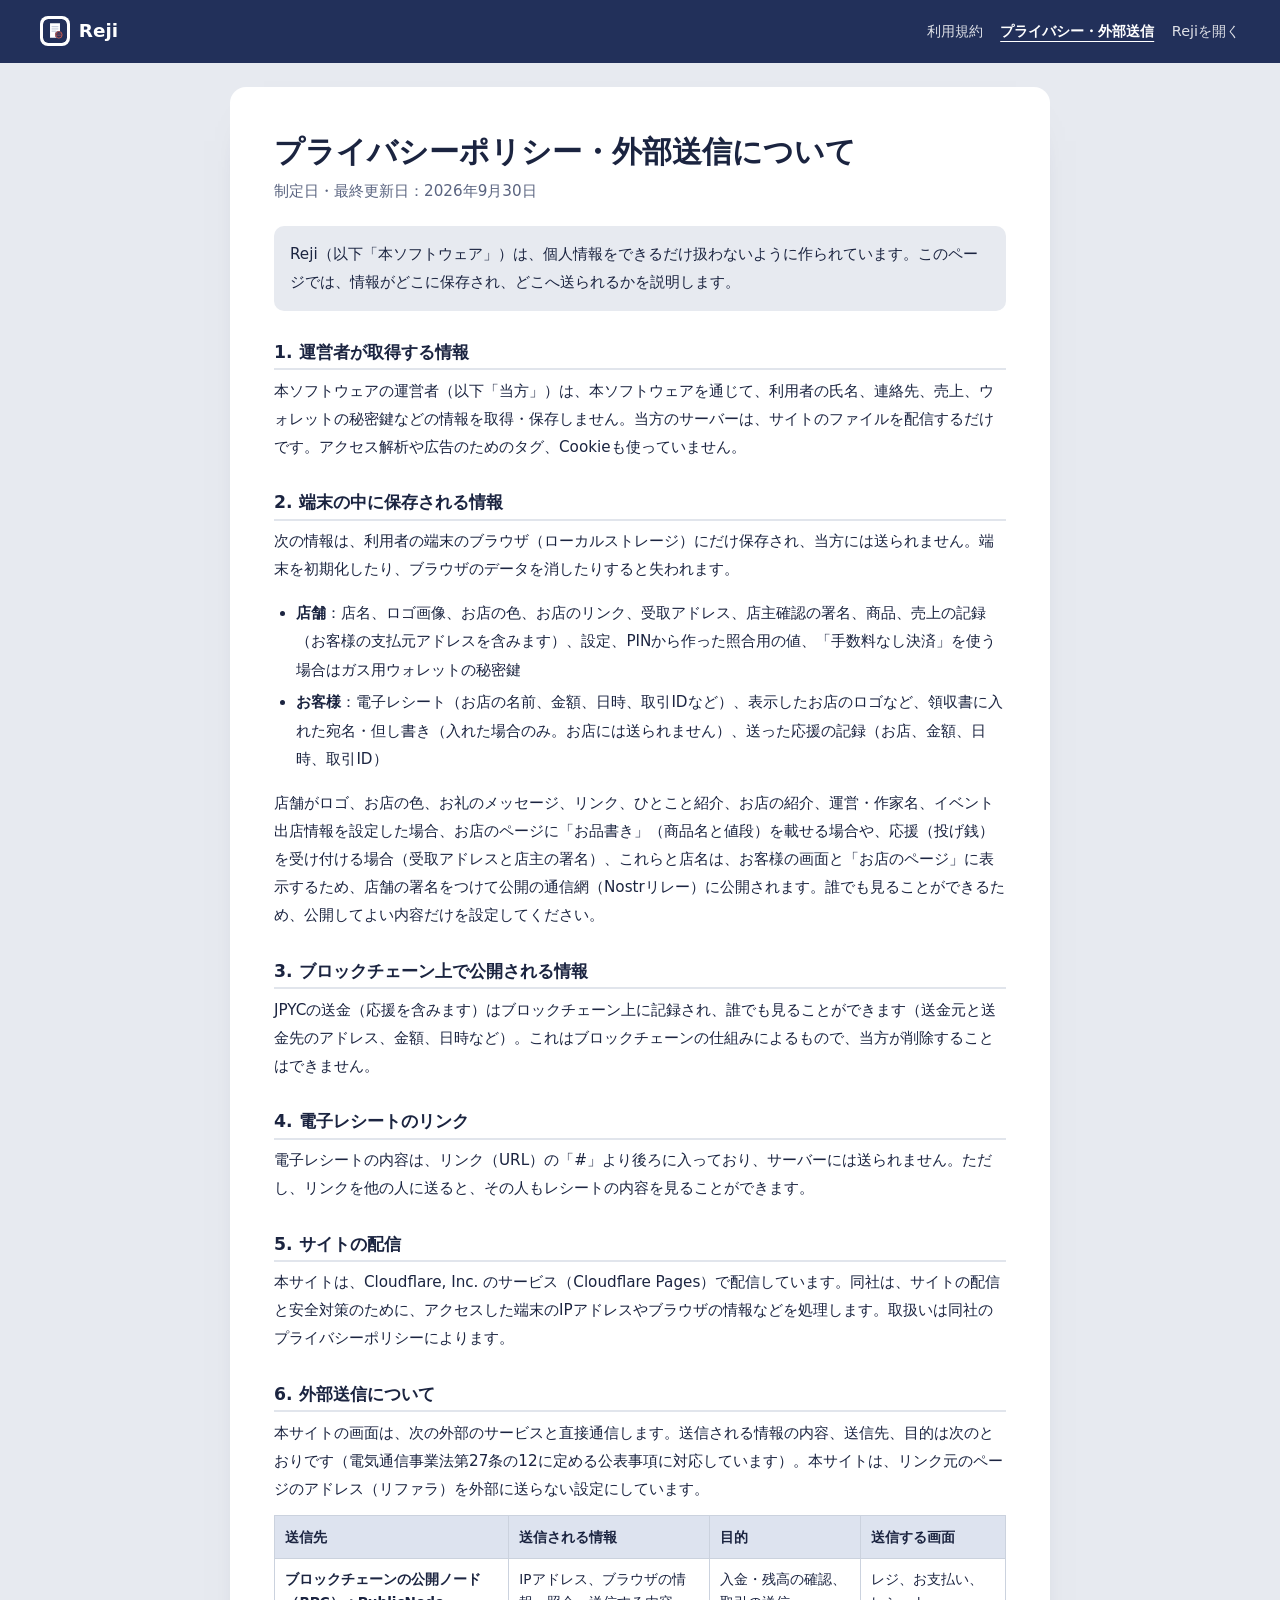
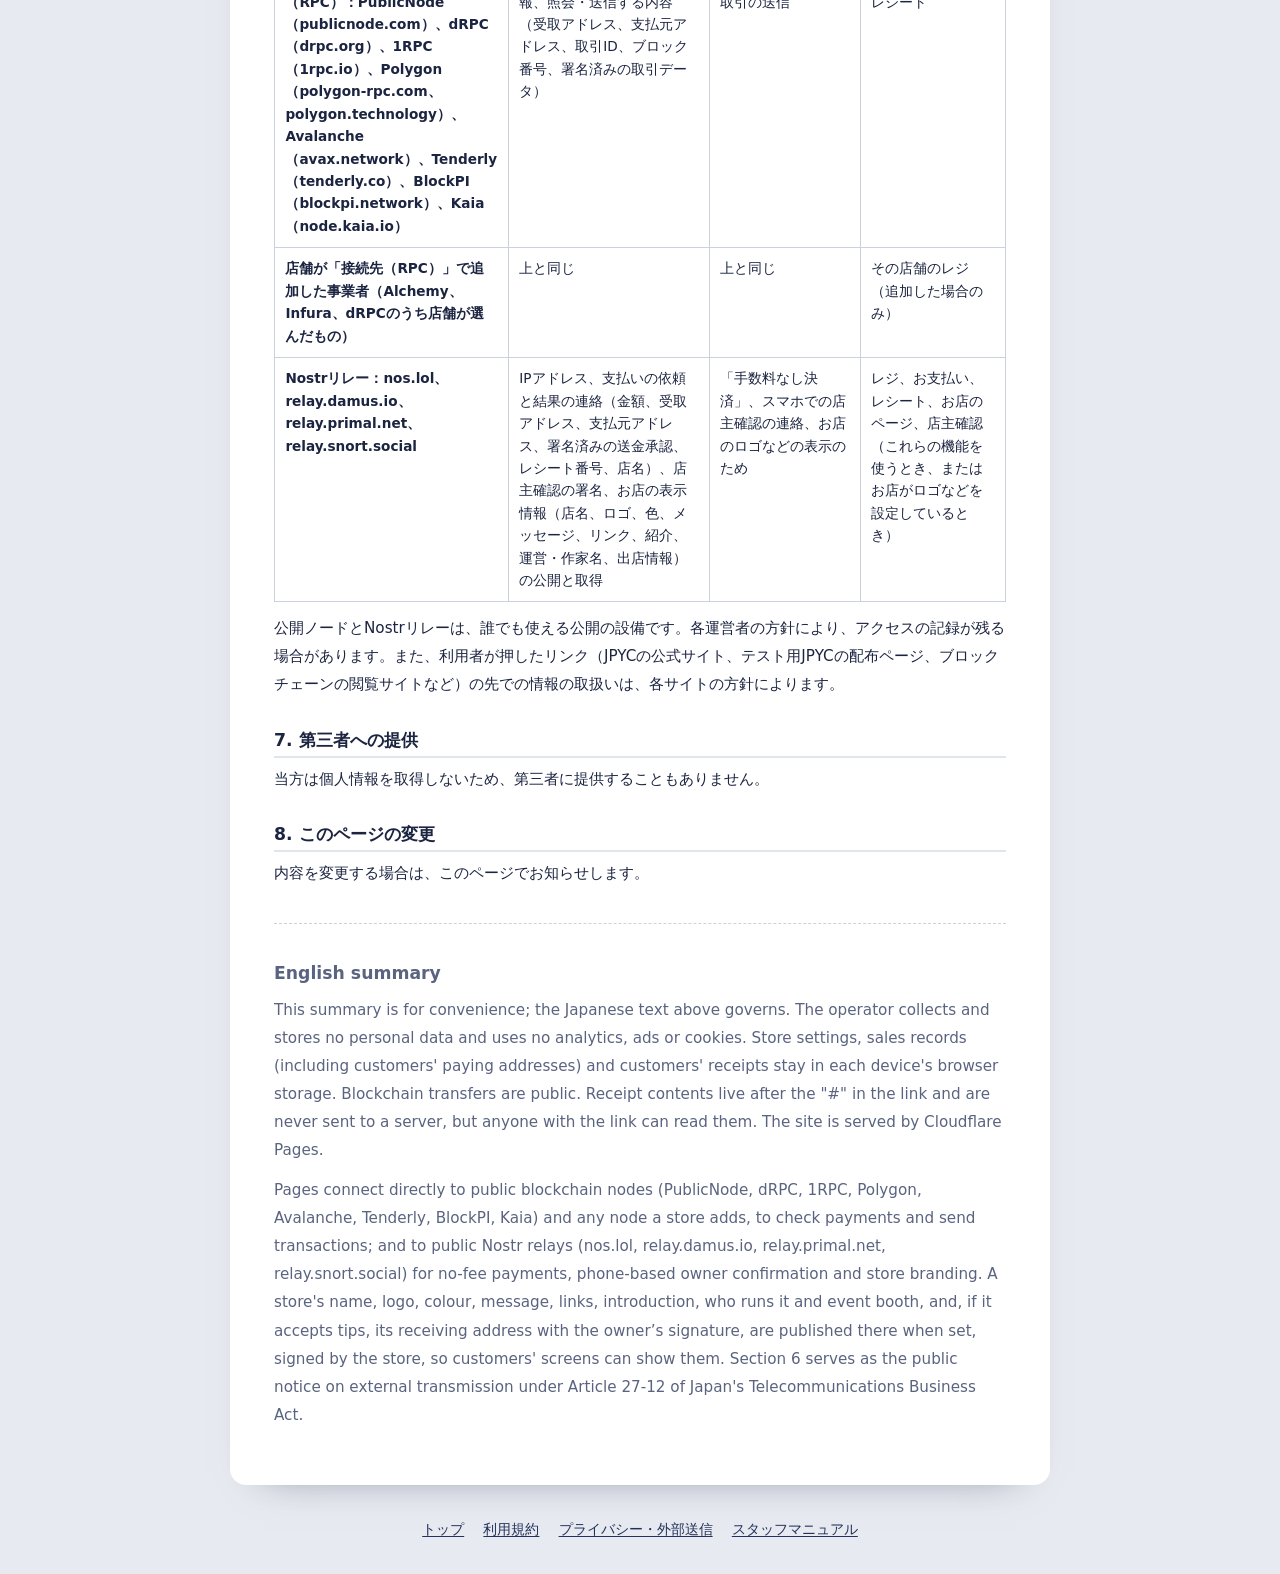
<file: privacy.html>
<!doctype html>
<html lang="ja">
<head>
<meta charset="utf-8">
<meta name="viewport" content="width=device-width, initial-scale=1, viewport-fit=cover">
<meta name="format-detection" content="telephone=no, email=no, address=no, date=no">
<meta name="color-scheme" content="only light">
<meta name="theme-color" content="#22305A">
<title>プライバシーポリシー・外部送信について｜Reji</title>
<meta name="description" content="Rejiで扱う情報と、外部に送信される情報（送信先・内容・目的）についての説明です。">
<link rel="canonical" href="privacy.html">
<meta property="og:url" content="privacy.html">
<meta property="og:site_name" content="Reji">
<meta property="og:type" content="website">
<meta property="og:title" content="プライバシーポリシー・外部送信について｜Reji">
<meta property="og:description" content="Rejiで扱う情報と、外部に送信される情報（送信先・内容・目的）についての説明です。">
<meta property="og:image" content="assets/img/landing/og.png">
<meta property="og:image:width" content="1200">
<meta property="og:image:height" content="630">
<meta property="og:locale" content="ja_JP">
<meta name="twitter:card" content="summary_large_image">
<meta name="twitter:image" content="assets/img/landing/og.png">
<link rel="icon" href="favicon.ico" sizes="48x48">
<link rel="icon" href="assets/img/icon.svg" type="image/svg+xml">
<link rel="apple-touch-icon" href="assets/img/apple-touch-icon.png">
<link rel="stylesheet" href="assets/css/base.css">
<link rel="stylesheet" href="assets/css/legal.css">
</head>
<body class="legal">
<header class="lg-head">
  <a class="lg-brand" href="./"><img src="assets/img/icon.svg" alt="" width="30" height="30"><span>Reji</span></a>
  <nav><a href="terms.html">利用規約</a><a href="privacy.html" aria-current="page">プライバシー・外部送信</a><a href="app.html">Rejiを開く</a></nav>
</header>
<main class="lg-main">
<h1>プライバシーポリシー・外部送信について</h1>
<p class="lg-date">制定日・最終更新日：2026年9月30日</p>
<p class="lg-lead">Reji（以下「本ソフトウェア」）は、個人情報をできるだけ扱わないように作られています。このページでは、情報がどこに保存され、どこへ送られるかを説明します。</p>

<h2>1. 運営者が取得する情報</h2>
<p>本ソフトウェアの運営者（以下「当方」）は、本ソフトウェアを通じて、利用者の氏名、連絡先、売上、ウォレットの秘密鍵などの情報を取得・保存しません。当方のサーバーは、サイトのファイルを配信するだけです。アクセス解析や広告のためのタグ、Cookieも使っていません。</p>

<h2>2. 端末の中に保存される情報</h2>
<p>次の情報は、利用者の端末のブラウザ（ローカルストレージ）にだけ保存され、当方には送られません。端末を初期化したり、ブラウザのデータを消したりすると失われます。</p>
<ul>
<li><b>店舗</b>：店名、ロゴ画像、お店の色、お店のリンク、受取アドレス、店主確認の署名、商品、売上の記録（お客様の支払元アドレスを含みます）、設定、PINから作った照合用の値、「手数料なし決済」を使う場合はガス用ウォレットの秘密鍵</li>
<li><b>お客様</b>：電子レシート（お店の名前、金額、日時、取引IDなど）、表示したお店のロゴなど、領収書に入れた宛名・但し書き（入れた場合のみ。お店には送られません）、送った応援の記録（お店、金額、日時、取引ID）</li>
</ul>
<p>店舗がロゴ、お店の色、お礼のメッセージ、リンク、ひとこと紹介、お店の紹介、運営・作家名、イベント出店情報を設定した場合、お店のページに「お品書き」（商品名と値段）を載せる場合や、応援（投げ銭）を受け付ける場合（受取アドレスと店主の署名）、これらと店名は、お客様の画面と「お店のページ」に表示するため、店舗の署名をつけて公開の通信網（Nostrリレー）に公開されます。誰でも見ることができるため、公開してよい内容だけを設定してください。</p>

<h2>3. ブロックチェーン上で公開される情報</h2>
<p>JPYCの送金（応援を含みます）はブロックチェーン上に記録され、誰でも見ることができます（送金元と送金先のアドレス、金額、日時など）。これはブロックチェーンの仕組みによるもので、当方が削除することはできません。</p>

<h2>4. 電子レシートのリンク</h2>
<p>電子レシートの内容は、リンク（URL）の「#」より後ろに入っており、サーバーには送られません。ただし、リンクを他の人に送ると、その人もレシートの内容を見ることができます。</p>

<h2>5. サイトの配信</h2>
<p>本サイトは、Cloudflare, Inc. のサービス（Cloudflare Pages）で配信しています。同社は、サイトの配信と安全対策のために、アクセスした端末のIPアドレスやブラウザの情報などを処理します。取扱いは同社のプライバシーポリシーによります。</p>

<h2 id="external">6. 外部送信について</h2>
<p>本サイトの画面は、次の外部のサービスと直接通信します。送信される情報の内容、送信先、目的は次のとおりです（電気通信事業法第27条の12に定める公表事項に対応しています）。本サイトは、リンク元のページのアドレス（リファラ）を外部に送らない設定にしています。</p>
<div class="lg-table"><table>
<thead><tr><th>送信先</th><th>送信される情報</th><th>目的</th><th>送信する画面</th></tr></thead>
<tbody>
<tr><td>ブロックチェーンの公開ノード（RPC）：PublicNode（publicnode.com）、dRPC（drpc.org）、1RPC（1rpc.io）、Polygon（polygon-rpc.com、polygon.technology）、Avalanche（avax.network）、Tenderly（tenderly.co）、BlockPI（blockpi.network）、Kaia（node.kaia.io）</td><td>IPアドレス、ブラウザの情報、照会・送信する内容（受取アドレス、支払元アドレス、取引ID、ブロック番号、署名済みの取引データ）</td><td>入金・残高の確認、取引の送信</td><td>レジ、お支払い、レシート</td></tr>
<tr><td>店舗が「接続先（RPC）」で追加した事業者（Alchemy、Infura、dRPCのうち店舗が選んだもの）</td><td>上と同じ</td><td>上と同じ</td><td>その店舗のレジ（追加した場合のみ）</td></tr>
<tr><td>Nostrリレー：nos.lol、relay.damus.io、relay.primal.net、relay.snort.social</td><td>IPアドレス、支払いの依頼と結果の連絡（金額、受取アドレス、支払元アドレス、署名済みの送金承認、レシート番号、店名）、店主確認の署名、お店の表示情報（店名、ロゴ、色、メッセージ、リンク、紹介、運営・作家名、出店情報）の公開と取得</td><td>「手数料なし決済」、スマホでの店主確認の連絡、お店のロゴなどの表示のため</td><td>レジ、お支払い、レシート、お店のページ、店主確認（これらの機能を使うとき、またはお店がロゴなどを設定しているとき）</td></tr>
</tbody></table></div>
<p>公開ノードとNostrリレーは、誰でも使える公開の設備です。各運営者の方針により、アクセスの記録が残る場合があります。また、利用者が押したリンク（JPYCの公式サイト、テスト用JPYCの配布ページ、ブロックチェーンの閲覧サイトなど）の先での情報の取扱いは、各サイトの方針によります。</p>

<h2>7. 第三者への提供</h2>
<p>当方は個人情報を取得しないため、第三者に提供することもありません。</p>

<h2>8. このページの変更</h2>
<p>内容を変更する場合は、このページでお知らせします。</p>

<!-- 運営者名と連絡先は、Cloudflare の環境変数 OPERATOR_NAME / CONTACT を設定すると、公開時に自動で入ります（未設定なら非表示）。 -->
<section class="lg-operator" id="operator" hidden>
  <h2>運営者・お問い合わせ</h2>
  <dl>
    <div><dt>運営者</dt><dd data-fill="operator"></dd></div>
    <div><dt>お問い合わせ</dt><dd data-fill="contact"></dd></div>
  </dl>
</section>

<section class="lg-en" lang="en">
<h2>English summary</h2>
<p>This summary is for convenience; the Japanese text above governs. The operator collects and stores no personal data and uses no analytics, ads or cookies. Store settings, sales records (including customers' paying addresses) and customers' receipts stay in each device's browser storage. Blockchain transfers are public. Receipt contents live after the "#" in the link and are never sent to a server, but anyone with the link can read them. The site is served by Cloudflare Pages.</p>
<p>Pages connect directly to public blockchain nodes (PublicNode, dRPC, 1RPC, Polygon, Avalanche, Tenderly, BlockPI, Kaia) and any node a store adds, to check payments and send transactions; and to public Nostr relays (nos.lol, relay.damus.io, relay.primal.net, relay.snort.social) for no-fee payments, phone-based owner confirmation and store branding. A store's name, logo, colour, message, links, introduction, who runs it and event booth, and, if it accepts tips, its receiving address with the owner’s signature, are published there when set, signed by the store, so customers' screens can show them. Section 6 serves as the public notice on external transmission under Article 27-12 of Japan's Telecommunications Business Act.</p>
</section>
</main>
<footer class="lg-foot"><a href="./">トップ</a><a href="terms.html">利用規約</a><a href="privacy.html">プライバシー・外部送信</a><a href="docs/reji-manual-ja.pdf">スタッフマニュアル</a></footer>
</body>
</html>
</file>
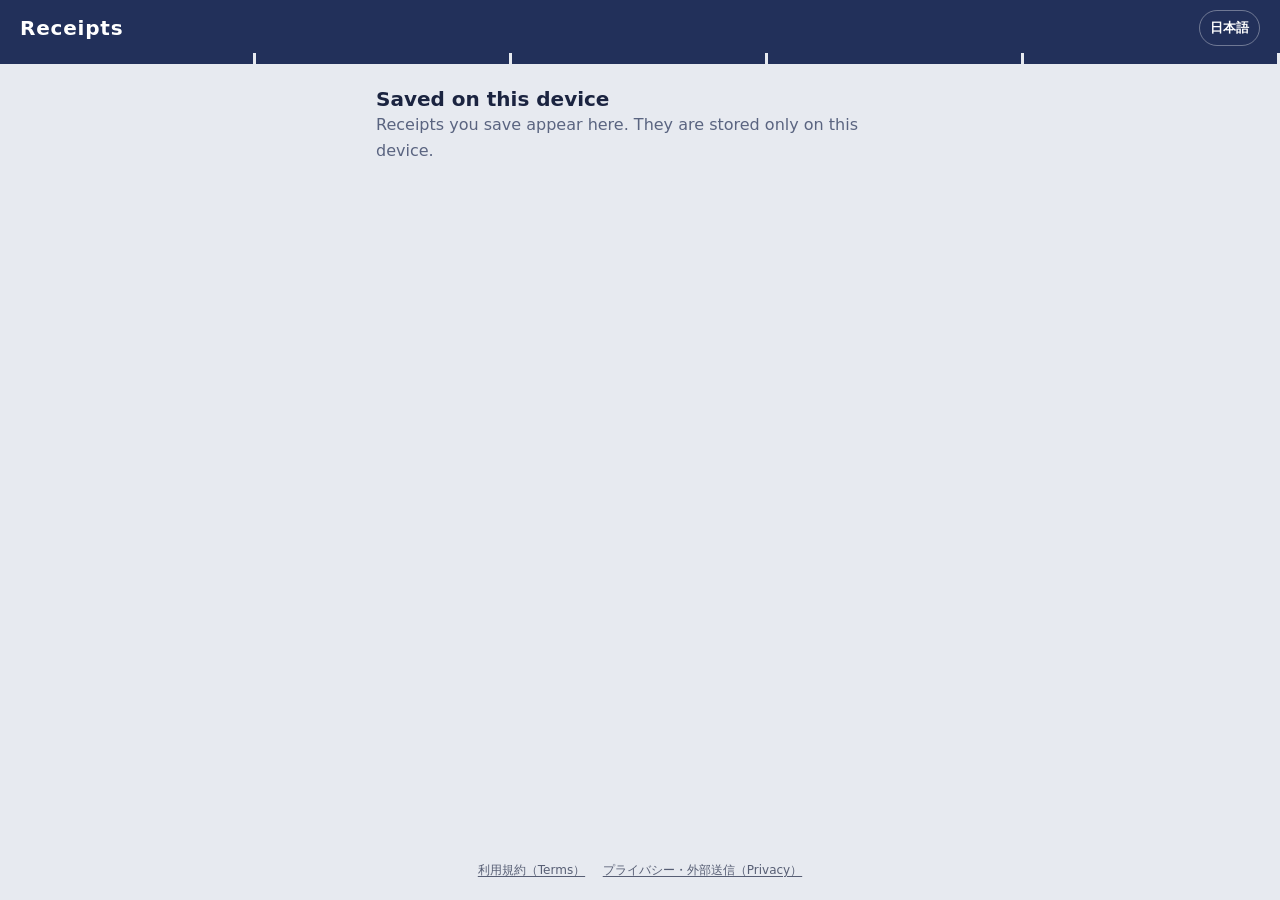
<file: receipt.html>
<!doctype html>
<html lang="ja">
<head>
<meta charset="utf-8">
<meta name="viewport" content="width=device-width, initial-scale=1, viewport-fit=cover">
<meta name="format-detection" content="telephone=no, email=no, address=no, date=no">
<meta name="color-scheme" content="only light">
<meta http-equiv="Content-Security-Policy" content="default-src 'self'; script-src 'self'; style-src 'self' 'unsafe-inline'; font-src 'self'; img-src 'self' data:; connect-src 'self' https: wss:; object-src 'none'; base-uri 'self'; form-action 'none'">
<meta name="referrer" content="no-referrer">
<meta name="theme-color" content="#22305A">
<link rel="preload" href="assets/fonts/reji-dot.woff" as="font" type="font/woff" crossorigin>
<link rel="stylesheet" href="assets/css/base.css">
<link rel="stylesheet" href="assets/css/pay.css">
<link rel="manifest" href="manifest.webmanifest">
<title>Receipts</title>
<meta name="robots" content="noindex">
<meta property="og:site_name" content="Reji">
<meta property="og:type" content="website">
<meta property="og:title" content="電子レシート｜Reji">
<meta property="og:description" content="Rejiで、JPYCのお支払い・電子レシート・店主確認を行うページです。">
<meta property="og:image" content="assets/img/landing/og.png">
<meta property="og:image:type" content="image/png">
<meta property="og:image:width" content="1200">
<meta property="og:image:height" content="630">
<meta property="og:image:alt" content="Reji：JPYCで受け取る、お店のレジ。決済手数料0円・月額0円・登録不要">
<meta property="og:locale" content="ja_JP">
<meta property="og:locale:alternate" content="en_US">
<meta name="twitter:card" content="summary_large_image">
<meta name="twitter:title" content="電子レシート｜Reji">
<meta name="twitter:description" content="Rejiで、JPYCのお支払い・電子レシート・店主確認を行うページです。">
<meta name="twitter:image" content="assets/img/landing/og.png">
<meta name="twitter:image:alt" content="Reji：JPYCで受け取る、お店のレジ。決済手数料0円・月額0円・登録不要">
<link rel="icon" href="favicon.ico" sizes="48x48">
<link rel="icon" href="assets/img/icon.svg" type="image/svg+xml">
<link rel="apple-touch-icon" href="assets/img/apple-touch-icon.png">
<meta name="apple-mobile-web-app-title" content="Reji">
<meta name="application-name" content="Reji">
<script type="module" src="assets/js/receipt-page.js"></script>
</head>
<body class="pay">
<div id="rcpt"></div>
<div id="modal" hidden></div>
<footer class="legal-links"><a href="terms.html">利用規約（Terms）</a><a href="privacy.html">プライバシー・外部送信（Privacy）</a></footer>
<div id="print-root" aria-hidden="true"></div>
<noscript><p style="padding:1rem">Receipts need JavaScript. / レシートの表示にはJavaScriptが必要です。</p></noscript>
</body>
</html>
</file>
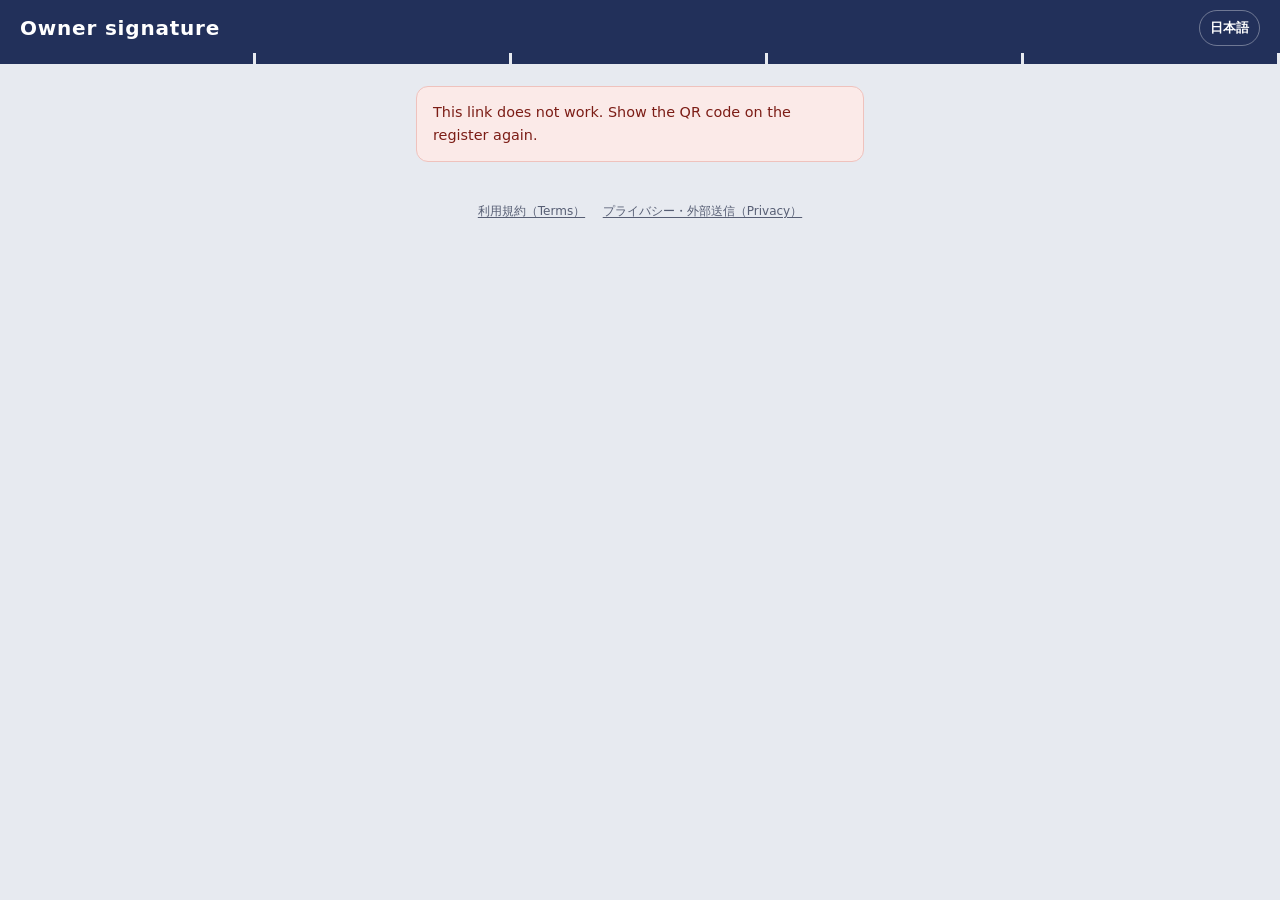
<file: sign.html>
<!doctype html>
<html lang="ja">
<head>
<meta charset="utf-8">
<meta name="viewport" content="width=device-width, initial-scale=1, viewport-fit=cover">
<meta name="format-detection" content="telephone=no, email=no, address=no, date=no">
<meta name="color-scheme" content="only light">
<meta http-equiv="Content-Security-Policy" content="default-src 'self'; script-src 'self'; style-src 'self' 'unsafe-inline'; font-src 'self'; img-src 'self' data:; connect-src 'self' https: wss:; object-src 'none'; base-uri 'self'; form-action 'none'">
<meta name="referrer" content="no-referrer">
<meta name="theme-color" content="#22305A">
<link rel="stylesheet" href="assets/css/base.css">
<link rel="stylesheet" href="assets/css/pay.css">
<title>Owner signature</title>
<meta name="robots" content="noindex">
<meta property="og:site_name" content="Reji">
<meta property="og:type" content="website">
<meta property="og:title" content="店主確認｜Reji">
<meta property="og:description" content="Rejiで、JPYCのお支払い・電子レシート・店主確認を行うページです。">
<meta property="og:image" content="assets/img/landing/og.png">
<meta property="og:image:type" content="image/png">
<meta property="og:image:width" content="1200">
<meta property="og:image:height" content="630">
<meta property="og:image:alt" content="Reji：JPYCで受け取る、お店のレジ。決済手数料0円・月額0円・登録不要">
<meta property="og:locale" content="ja_JP">
<meta property="og:locale:alternate" content="en_US">
<meta name="twitter:card" content="summary_large_image">
<meta name="twitter:title" content="店主確認｜Reji">
<meta name="twitter:description" content="Rejiで、JPYCのお支払い・電子レシート・店主確認を行うページです。">
<meta name="twitter:image" content="assets/img/landing/og.png">
<meta name="twitter:image:alt" content="Reji：JPYCで受け取る、お店のレジ。決済手数料0円・月額0円・登録不要">
<link rel="icon" href="favicon.ico" sizes="48x48">
<link rel="icon" href="assets/img/icon.svg" type="image/svg+xml">
<link rel="apple-touch-icon" href="assets/img/apple-touch-icon.png">
<meta name="apple-mobile-web-app-title" content="Reji">
<meta name="application-name" content="Reji">
<script type="module" src="assets/js/sign-page.js"></script>
</head>
<body class="pay">
<div id="sign"></div>
<div id="modal" hidden></div>
<footer class="legal-links"><a href="terms.html">利用規約（Terms）</a><a href="privacy.html">プライバシー・外部送信（Privacy）</a></footer>
<div id="print-root" aria-hidden="true"></div>
<noscript><p style="padding:1rem">This page needs JavaScript. / このページにはJavaScriptが必要です。</p></noscript>
</body>
</html>
</file>
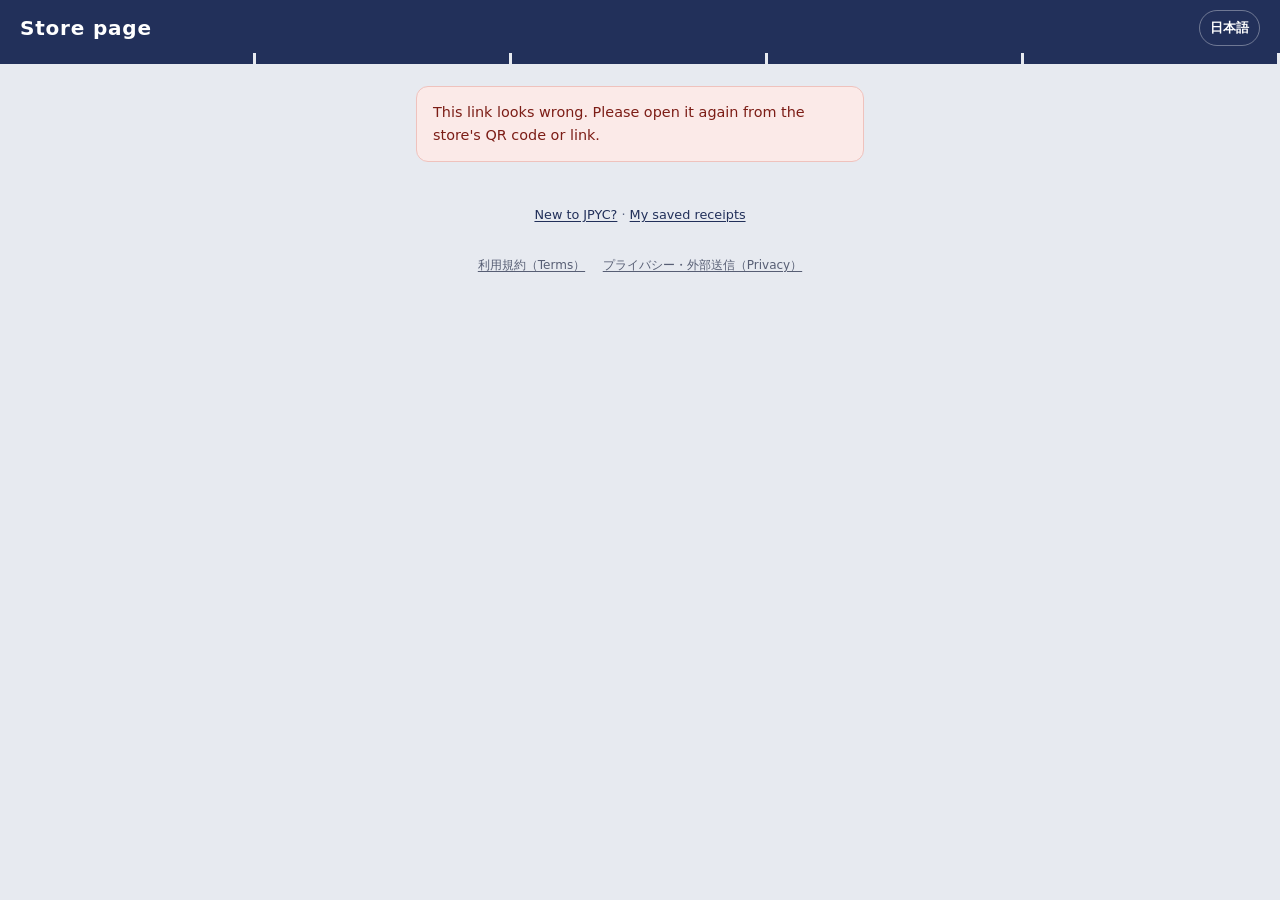
<file: store.html>
<!doctype html>
<html lang="ja">
<head>
<meta charset="utf-8">
<meta name="viewport" content="width=device-width, initial-scale=1, viewport-fit=cover">
<meta name="format-detection" content="telephone=no, email=no, address=no, date=no">
<meta name="color-scheme" content="only light">
<meta http-equiv="Content-Security-Policy" content="default-src 'self'; script-src 'self'; style-src 'self' 'unsafe-inline'; font-src 'self'; img-src 'self' data:; connect-src 'self' https: wss:; object-src 'none'; base-uri 'self'; form-action 'none'">
<meta name="referrer" content="no-referrer">
<meta name="theme-color" content="#22305A">
<link rel="preload" href="assets/fonts/reji-dot.woff" as="font" type="font/woff" crossorigin>
<link rel="stylesheet" href="assets/css/base.css">
<link rel="stylesheet" href="assets/css/pay.css">
<link rel="manifest" href="manifest.webmanifest">
<title>お店のページ | Reji</title>
<meta name="robots" content="noindex">
<meta property="og:site_name" content="Reji">
<meta property="og:type" content="website">
<meta property="og:title" content="お店のページ | Reji">
<meta property="og:description" content="JPYCで払えるお店のプロフィール：紹介、出店情報、SNSへのリンク。">
<meta property="og:image" content="assets/img/landing/og.png">
<meta property="og:image:type" content="image/png">
<meta property="og:image:width" content="1200">
<meta property="og:image:height" content="630">
<meta property="og:image:alt" content="Reji：JPYCで受け取る、お店のレジ。決済手数料0円・月額0円・登録不要">
<meta property="og:locale" content="ja_JP">
<meta property="og:locale:alternate" content="en_US">
<meta name="twitter:card" content="summary_large_image">
<meta name="twitter:title" content="お店のページ | Reji">
<meta name="twitter:description" content="Rejiで、JPYCのお支払い・電子レシート・店主確認を行うページです。">
<meta name="twitter:image" content="assets/img/landing/og.png">
<meta name="twitter:image:alt" content="Reji：JPYCで受け取る、お店のレジ。決済手数料0円・月額0円・登録不要">
<link rel="icon" href="favicon.ico" sizes="48x48">
<link rel="icon" href="assets/img/icon.svg" type="image/svg+xml">
<link rel="apple-touch-icon" href="assets/img/apple-touch-icon.png">
<meta name="apple-mobile-web-app-title" content="Reji">
<meta name="application-name" content="Reji">
<script type="module" src="assets/js/store-page.js"></script>
</head>
<body class="pay">
<div id="store"></div>
<div id="modal" hidden></div>
<footer class="legal-links"><a href="terms.html">利用規約（Terms）</a><a href="privacy.html">プライバシー・外部送信（Privacy）</a></footer>
<div id="print-root" aria-hidden="true"></div>
<noscript><p style="padding:1rem">Receipts need JavaScript. / レシートの表示にはJavaScriptが必要です。</p></noscript>
</body>
</html>
</file>
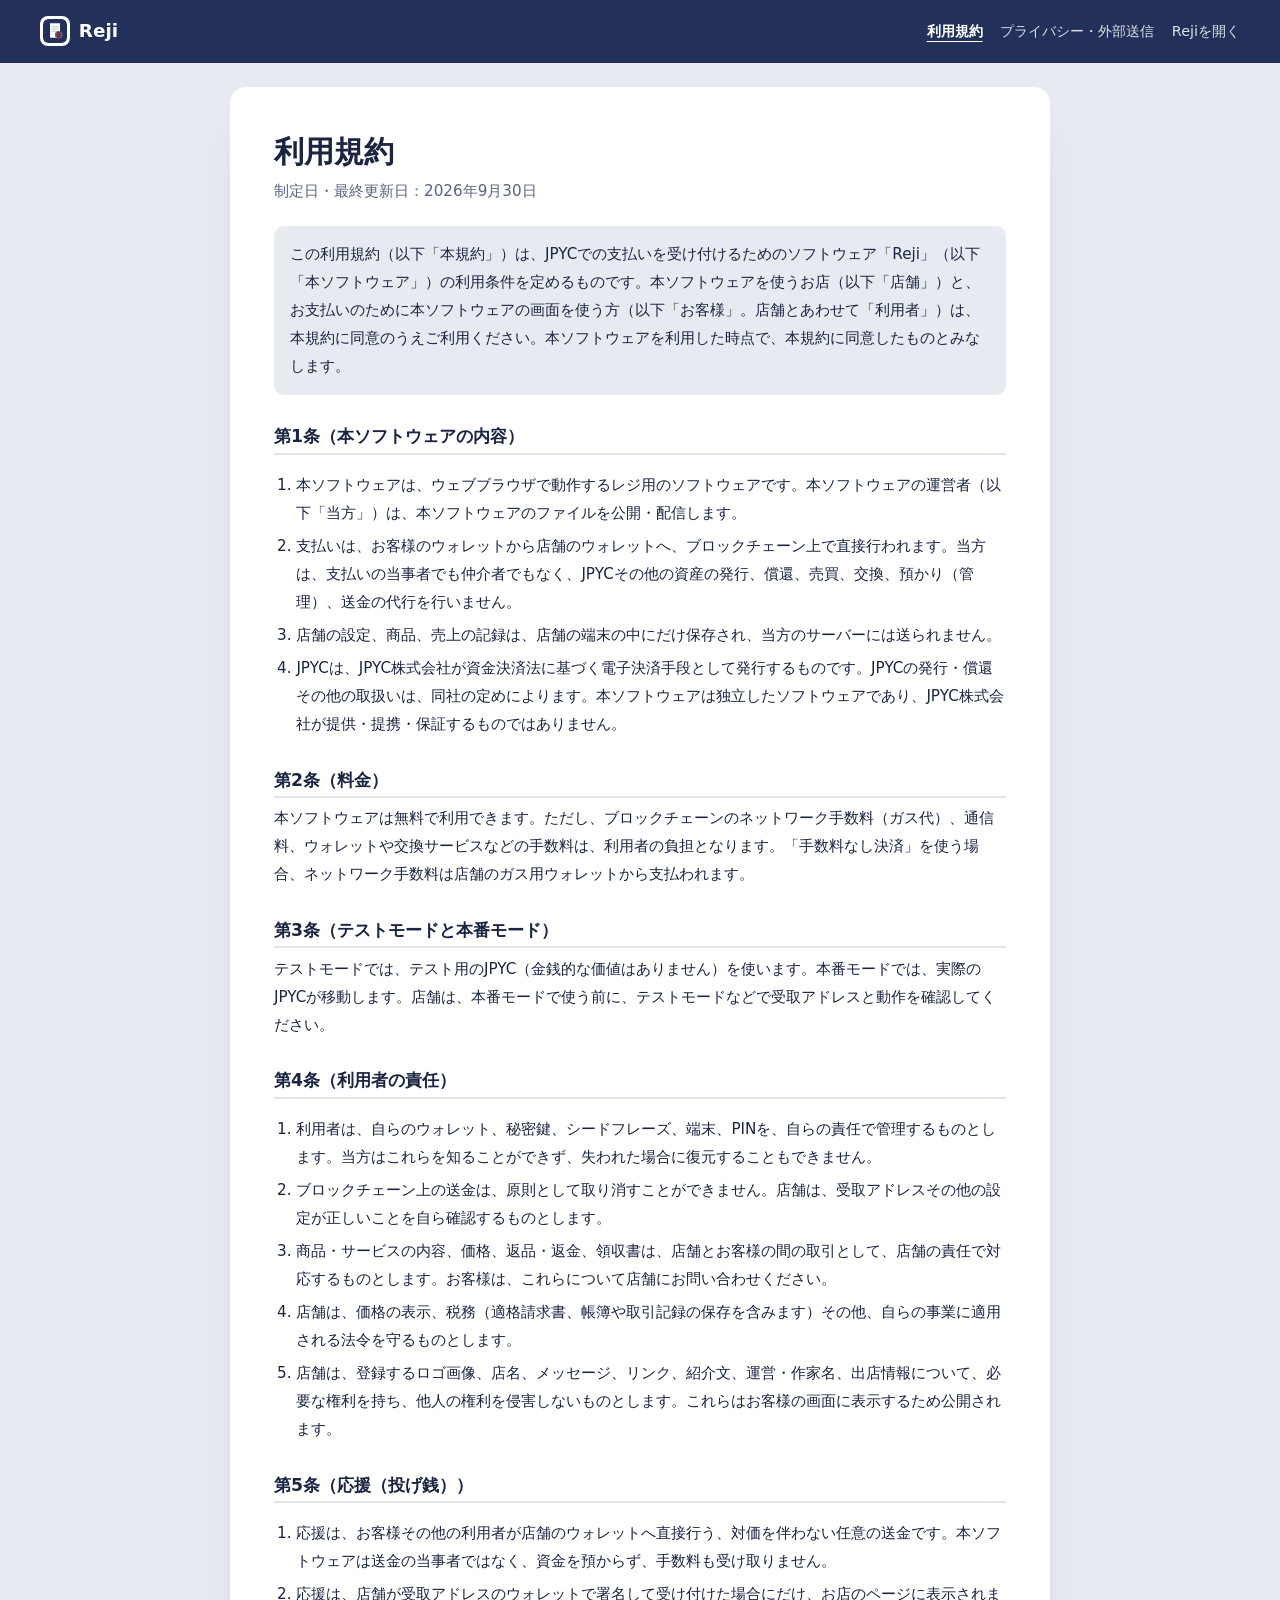
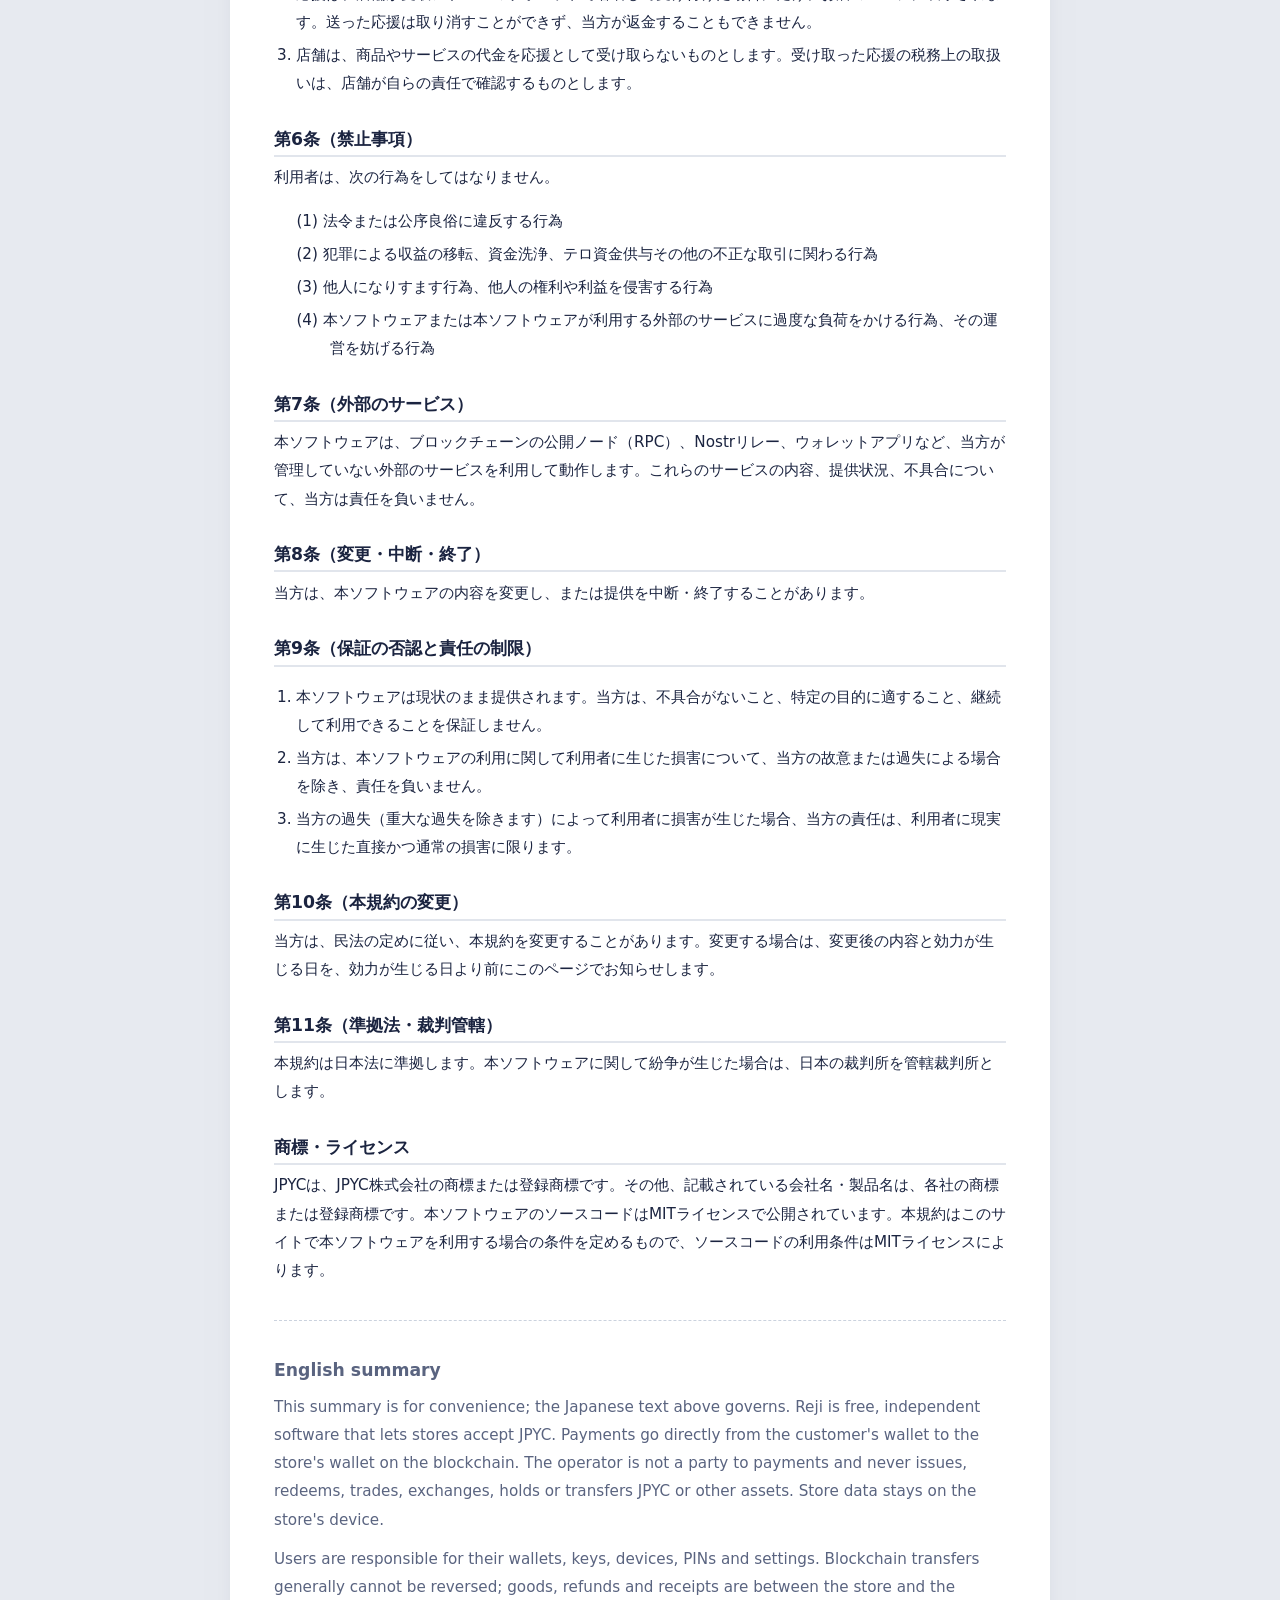
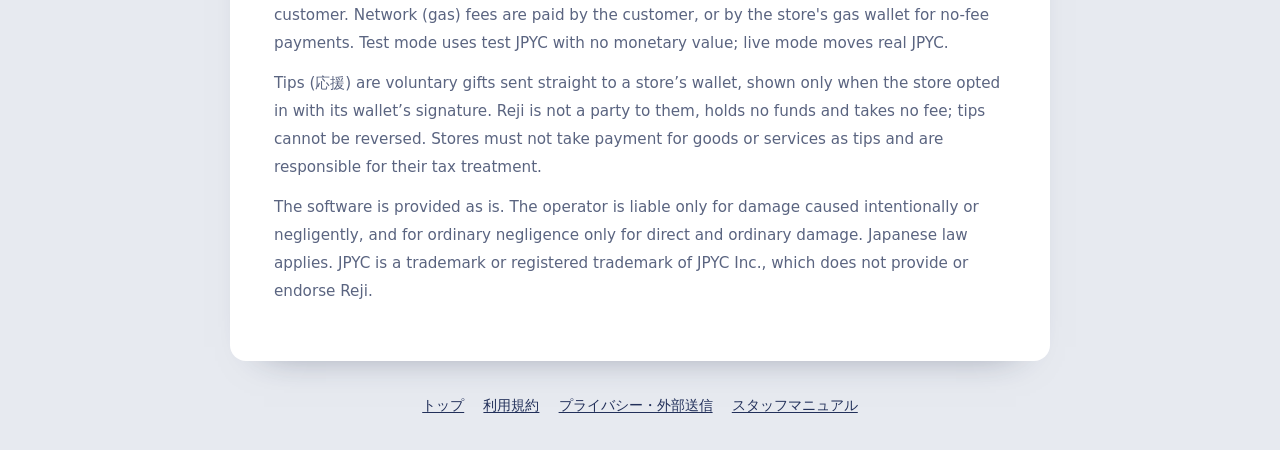
<file: terms.html>
<!doctype html>
<html lang="ja">
<head>
<meta charset="utf-8">
<meta name="viewport" content="width=device-width, initial-scale=1, viewport-fit=cover">
<meta name="format-detection" content="telephone=no, email=no, address=no, date=no">
<meta name="color-scheme" content="only light">
<meta name="theme-color" content="#22305A">
<title>利用規約｜Reji</title>
<meta name="description" content="JPYCで受け取るお店のレジ「Reji」の利用規約です。">
<link rel="canonical" href="terms.html">
<meta property="og:url" content="terms.html">
<meta property="og:site_name" content="Reji">
<meta property="og:type" content="website">
<meta property="og:title" content="利用規約｜Reji">
<meta property="og:description" content="JPYCで受け取るお店のレジ「Reji」の利用規約です。">
<meta property="og:image" content="assets/img/landing/og.png">
<meta property="og:image:width" content="1200">
<meta property="og:image:height" content="630">
<meta property="og:locale" content="ja_JP">
<meta name="twitter:card" content="summary_large_image">
<meta name="twitter:image" content="assets/img/landing/og.png">
<link rel="icon" href="favicon.ico" sizes="48x48">
<link rel="icon" href="assets/img/icon.svg" type="image/svg+xml">
<link rel="apple-touch-icon" href="assets/img/apple-touch-icon.png">
<link rel="stylesheet" href="assets/css/base.css">
<link rel="stylesheet" href="assets/css/legal.css">
</head>
<body class="legal">
<header class="lg-head">
  <a class="lg-brand" href="./"><img src="assets/img/icon.svg" alt="" width="30" height="30"><span>Reji</span></a>
  <nav><a href="terms.html" aria-current="page">利用規約</a><a href="privacy.html">プライバシー・外部送信</a><a href="app.html">Rejiを開く</a></nav>
</header>
<main class="lg-main">
<h1>利用規約</h1>
<p class="lg-date">制定日・最終更新日：2026年9月30日</p>
<p class="lg-lead">この利用規約（以下「本規約」）は、JPYCでの支払いを受け付けるためのソフトウェア「Reji」（以下「本ソフトウェア」）の利用条件を定めるものです。本ソフトウェアを使うお店（以下「店舗」）と、お支払いのために本ソフトウェアの画面を使う方（以下「お客様」。店舗とあわせて「利用者」）は、本規約に同意のうえご利用ください。本ソフトウェアを利用した時点で、本規約に同意したものとみなします。</p>

<h2>第1条（本ソフトウェアの内容）</h2>
<ol>
<li>本ソフトウェアは、ウェブブラウザで動作するレジ用のソフトウェアです。本ソフトウェアの運営者（以下「当方」）は、本ソフトウェアのファイルを公開・配信します。</li>
<li>支払いは、お客様のウォレットから店舗のウォレットへ、ブロックチェーン上で直接行われます。当方は、支払いの当事者でも仲介者でもなく、JPYCその他の資産の発行、償還、売買、交換、預かり（管理）、送金の代行を行いません。</li>
<li>店舗の設定、商品、売上の記録は、店舗の端末の中にだけ保存され、当方のサーバーには送られません。</li>
<li>JPYCは、JPYC株式会社が資金決済法に基づく電子決済手段として発行するものです。JPYCの発行・償還その他の取扱いは、同社の定めによります。本ソフトウェアは独立したソフトウェアであり、JPYC株式会社が提供・提携・保証するものではありません。</li>
</ol>

<h2>第2条（料金）</h2>
<p>本ソフトウェアは無料で利用できます。ただし、ブロックチェーンのネットワーク手数料（ガス代）、通信料、ウォレットや交換サービスなどの手数料は、利用者の負担となります。「手数料なし決済」を使う場合、ネットワーク手数料は店舗のガス用ウォレットから支払われます。</p>

<h2>第3条（テストモードと本番モード）</h2>
<p>テストモードでは、テスト用のJPYC（金銭的な価値はありません）を使います。本番モードでは、実際のJPYCが移動します。店舗は、本番モードで使う前に、テストモードなどで受取アドレスと動作を確認してください。</p>

<h2>第4条（利用者の責任）</h2>
<ol>
<li>利用者は、自らのウォレット、秘密鍵、シードフレーズ、端末、PINを、自らの責任で管理するものとします。当方はこれらを知ることができず、失われた場合に復元することもできません。</li>
<li>ブロックチェーン上の送金は、原則として取り消すことができません。店舗は、受取アドレスその他の設定が正しいことを自ら確認するものとします。</li>
<li>商品・サービスの内容、価格、返品・返金、領収書は、店舗とお客様の間の取引として、店舗の責任で対応するものとします。お客様は、これらについて店舗にお問い合わせください。</li>
<li>店舗は、価格の表示、税務（適格請求書、帳簿や取引記録の保存を含みます）その他、自らの事業に適用される法令を守るものとします。</li>
<li>店舗は、登録するロゴ画像、店名、メッセージ、リンク、紹介文、運営・作家名、出店情報について、必要な権利を持ち、他人の権利を侵害しないものとします。これらはお客様の画面に表示するため公開されます。</li>
</ol>

<h2>第5条（応援（投げ銭））</h2>
<ol>
<li>応援は、お客様その他の利用者が店舗のウォレットへ直接行う、対価を伴わない任意の送金です。本ソフトウェアは送金の当事者ではなく、資金を預からず、手数料も受け取りません。</li>
<li>応援は、店舗が受取アドレスのウォレットで署名して受け付けた場合にだけ、お店のページに表示されます。送った応援は取り消すことができず、当方が返金することもできません。</li>
<li>店舗は、商品やサービスの代金を応援として受け取らないものとします。受け取った応援の税務上の取扱いは、店舗が自らの責任で確認するものとします。</li>
</ol>

<h2>第6条（禁止事項）</h2>
<p>利用者は、次の行為をしてはなりません。</p>
<ol class="lg-paren">
<li>法令または公序良俗に違反する行為</li>
<li>犯罪による収益の移転、資金洗浄、テロ資金供与その他の不正な取引に関わる行為</li>
<li>他人になりすます行為、他人の権利や利益を侵害する行為</li>
<li>本ソフトウェアまたは本ソフトウェアが利用する外部のサービスに過度な負荷をかける行為、その運営を妨げる行為</li>
</ol>

<h2>第7条（外部のサービス）</h2>
<p>本ソフトウェアは、ブロックチェーンの公開ノード（RPC）、Nostrリレー、ウォレットアプリなど、当方が管理していない外部のサービスを利用して動作します。これらのサービスの内容、提供状況、不具合について、当方は責任を負いません。</p>

<h2>第8条（変更・中断・終了）</h2>
<p>当方は、本ソフトウェアの内容を変更し、または提供を中断・終了することがあります。</p>

<h2>第9条（保証の否認と責任の制限）</h2>
<ol>
<li>本ソフトウェアは現状のまま提供されます。当方は、不具合がないこと、特定の目的に適すること、継続して利用できることを保証しません。</li>
<li>当方は、本ソフトウェアの利用に関して利用者に生じた損害について、当方の故意または過失による場合を除き、責任を負いません。</li>
<li>当方の過失（重大な過失を除きます）によって利用者に損害が生じた場合、当方の責任は、利用者に現実に生じた直接かつ通常の損害に限ります。</li>
</ol>

<h2>第10条（本規約の変更）</h2>
<p>当方は、民法の定めに従い、本規約を変更することがあります。変更する場合は、変更後の内容と効力が生じる日を、効力が生じる日より前にこのページでお知らせします。</p>

<h2>第11条（準拠法・裁判管轄）</h2>
<p>本規約は日本法に準拠します。本ソフトウェアに関して紛争が生じた場合は、日本の裁判所を管轄裁判所とします。</p>

<h2>商標・ライセンス</h2>
<p>JPYCは、JPYC株式会社の商標または登録商標です。その他、記載されている会社名・製品名は、各社の商標または登録商標です。本ソフトウェアのソースコードはMITライセンスで公開されています。本規約はこのサイトで本ソフトウェアを利用する場合の条件を定めるもので、ソースコードの利用条件はMITライセンスによります。</p>

<!-- 運営者名と連絡先は、Cloudflare の環境変数 OPERATOR_NAME / CONTACT を設定すると、公開時に自動で入ります（未設定なら非表示）。 -->
<section class="lg-operator" id="operator" hidden>
  <h2>運営者・お問い合わせ</h2>
  <dl>
    <div><dt>運営者</dt><dd data-fill="operator"></dd></div>
    <div><dt>お問い合わせ</dt><dd data-fill="contact"></dd></div>
  </dl>
</section>

<section class="lg-en" lang="en">
<h2>English summary</h2>
<p>This summary is for convenience; the Japanese text above governs. Reji is free, independent software that lets stores accept JPYC. Payments go directly from the customer's wallet to the store's wallet on the blockchain. The operator is not a party to payments and never issues, redeems, trades, exchanges, holds or transfers JPYC or other assets. Store data stays on the store's device.</p>
<p>Users are responsible for their wallets, keys, devices, PINs and settings. Blockchain transfers generally cannot be reversed; goods, refunds and receipts are between the store and the customer. Network (gas) fees are paid by the customer, or by the store's gas wallet for no-fee payments. Test mode uses test JPYC with no monetary value; live mode moves real JPYC.</p>
<p>Tips (応援) are voluntary gifts sent straight to a store’s wallet, shown only when the store opted in with its wallet’s signature. Reji is not a party to them, holds no funds and takes no fee; tips cannot be reversed. Stores must not take payment for goods or services as tips and are responsible for their tax treatment.</p>
<p>The software is provided as is. The operator is liable only for damage caused intentionally or negligently, and for ordinary negligence only for direct and ordinary damage. Japanese law applies. JPYC is a trademark or registered trademark of JPYC Inc., which does not provide or endorse Reji.</p>
</section>
</main>
<footer class="lg-foot"><a href="./">トップ</a><a href="terms.html">利用規約</a><a href="privacy.html">プライバシー・外部送信</a><a href="docs/reji-manual-ja.pdf">スタッフマニュアル</a></footer>
</body>
</html>
</file>
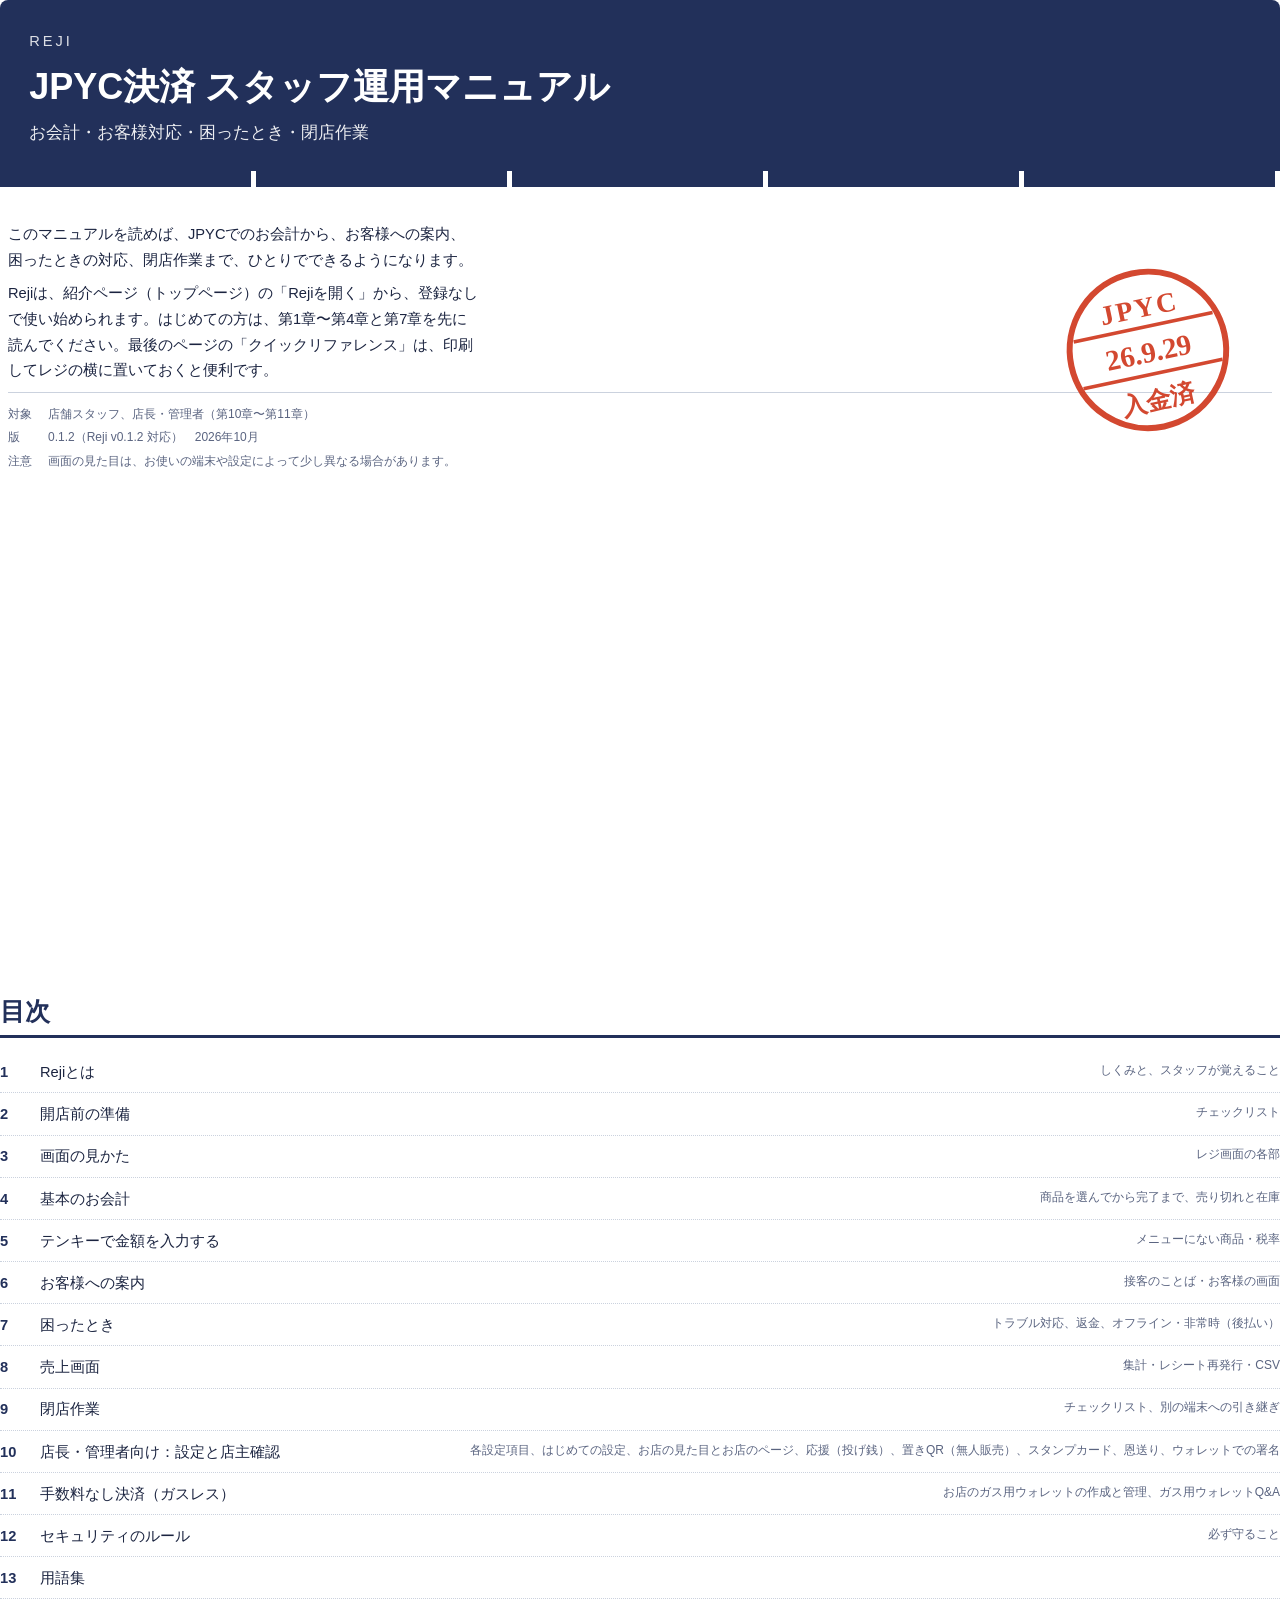
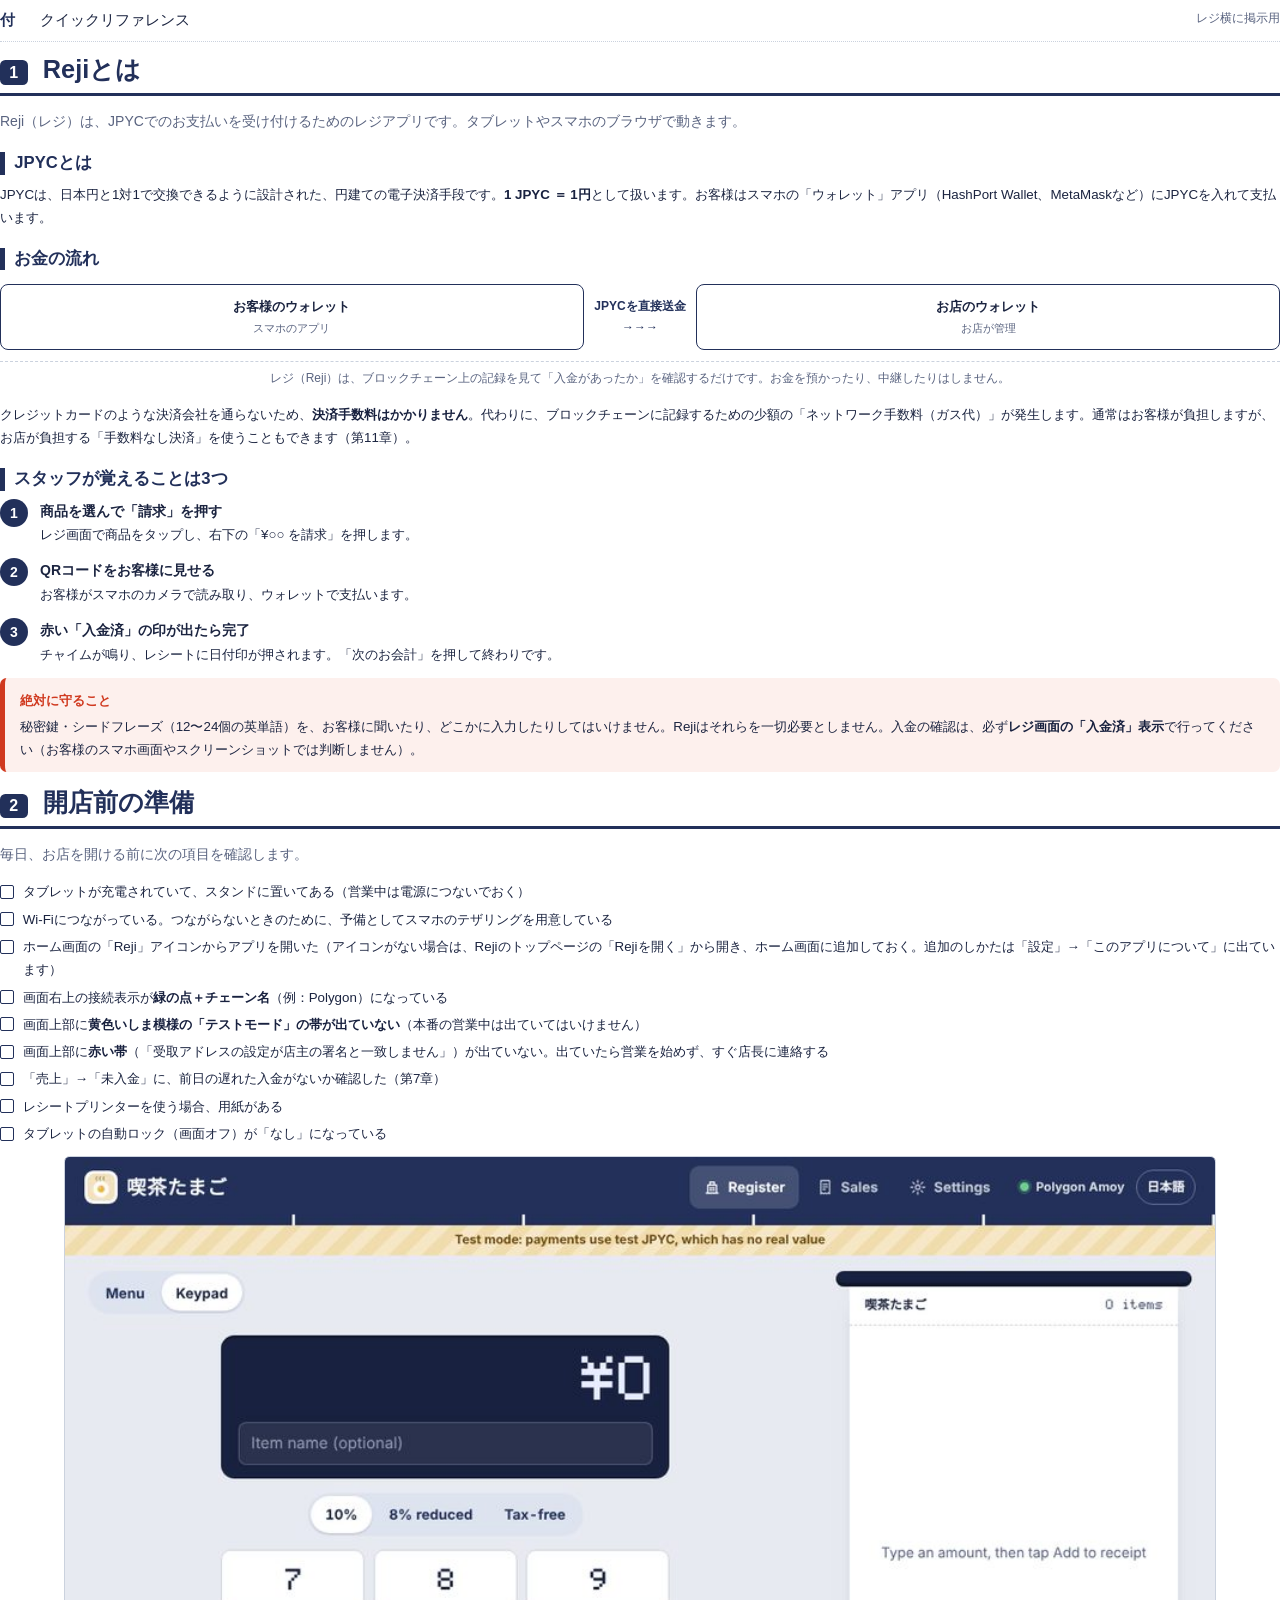
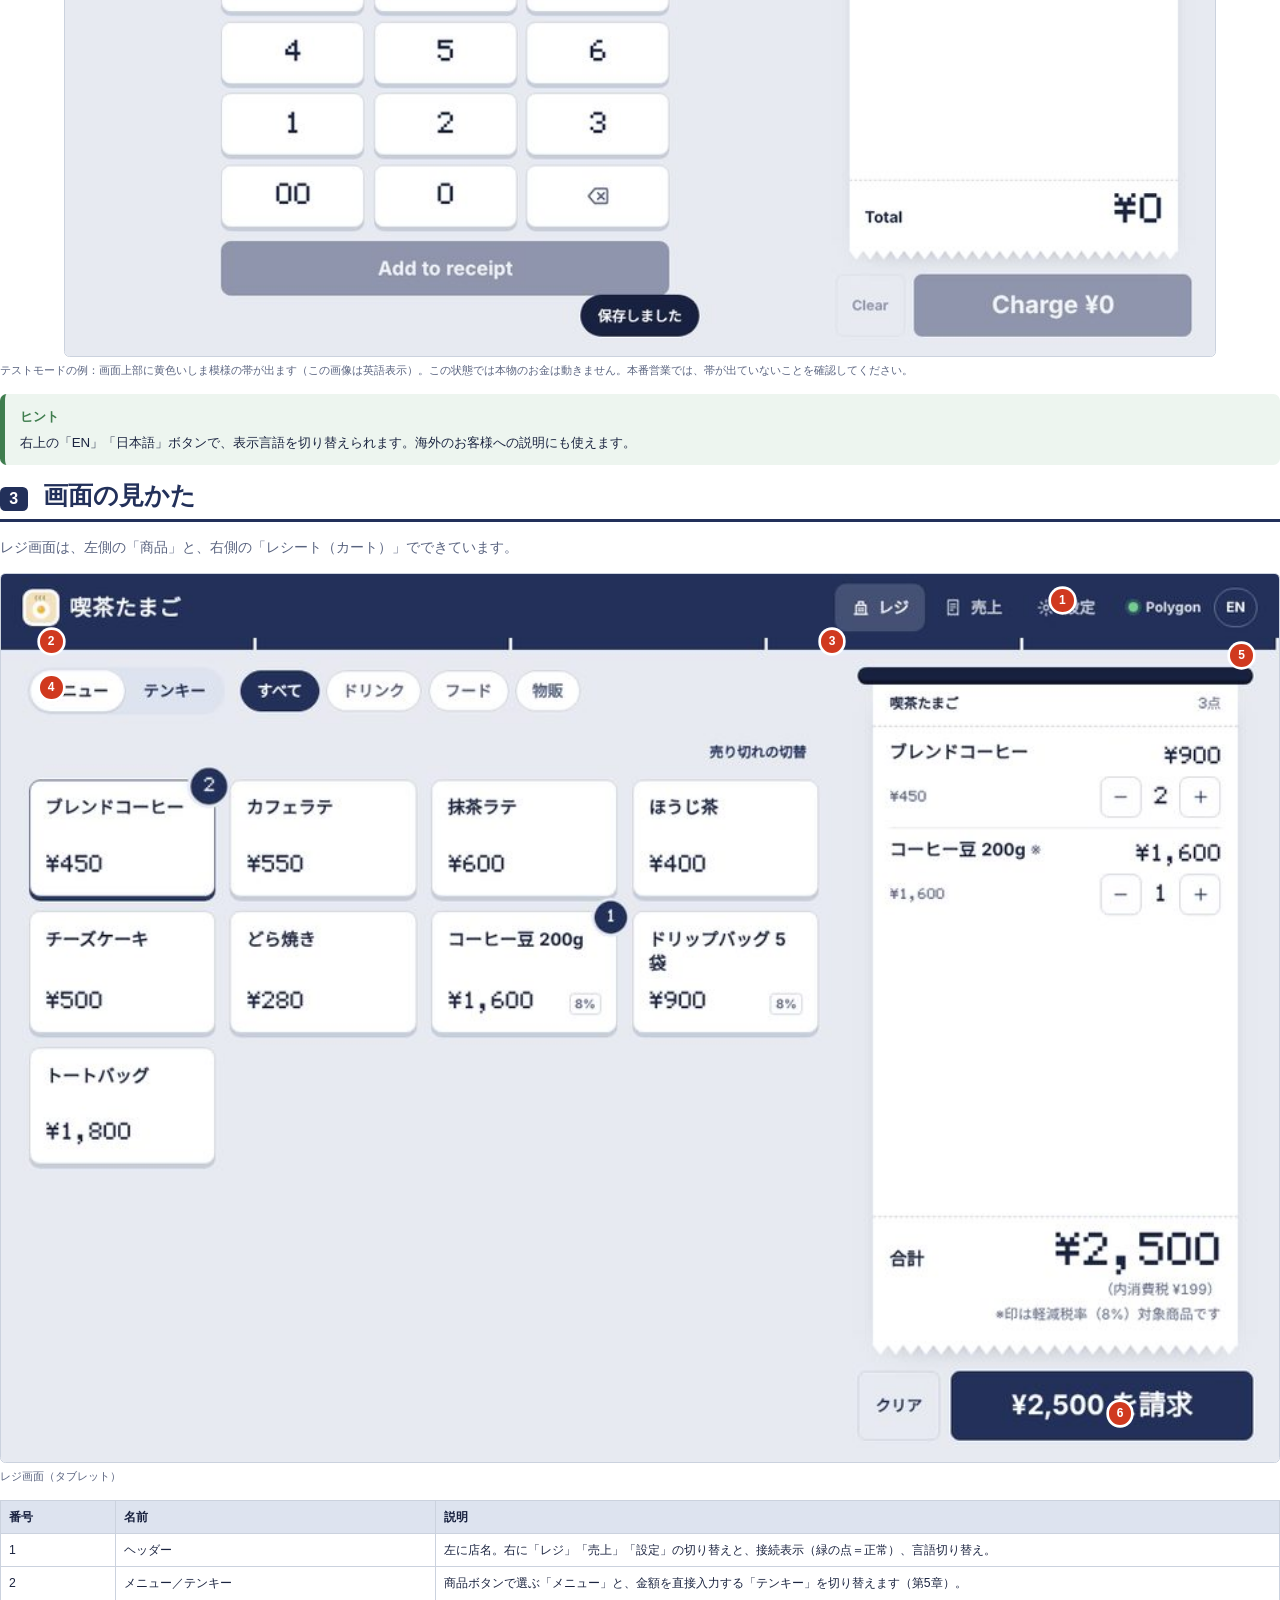
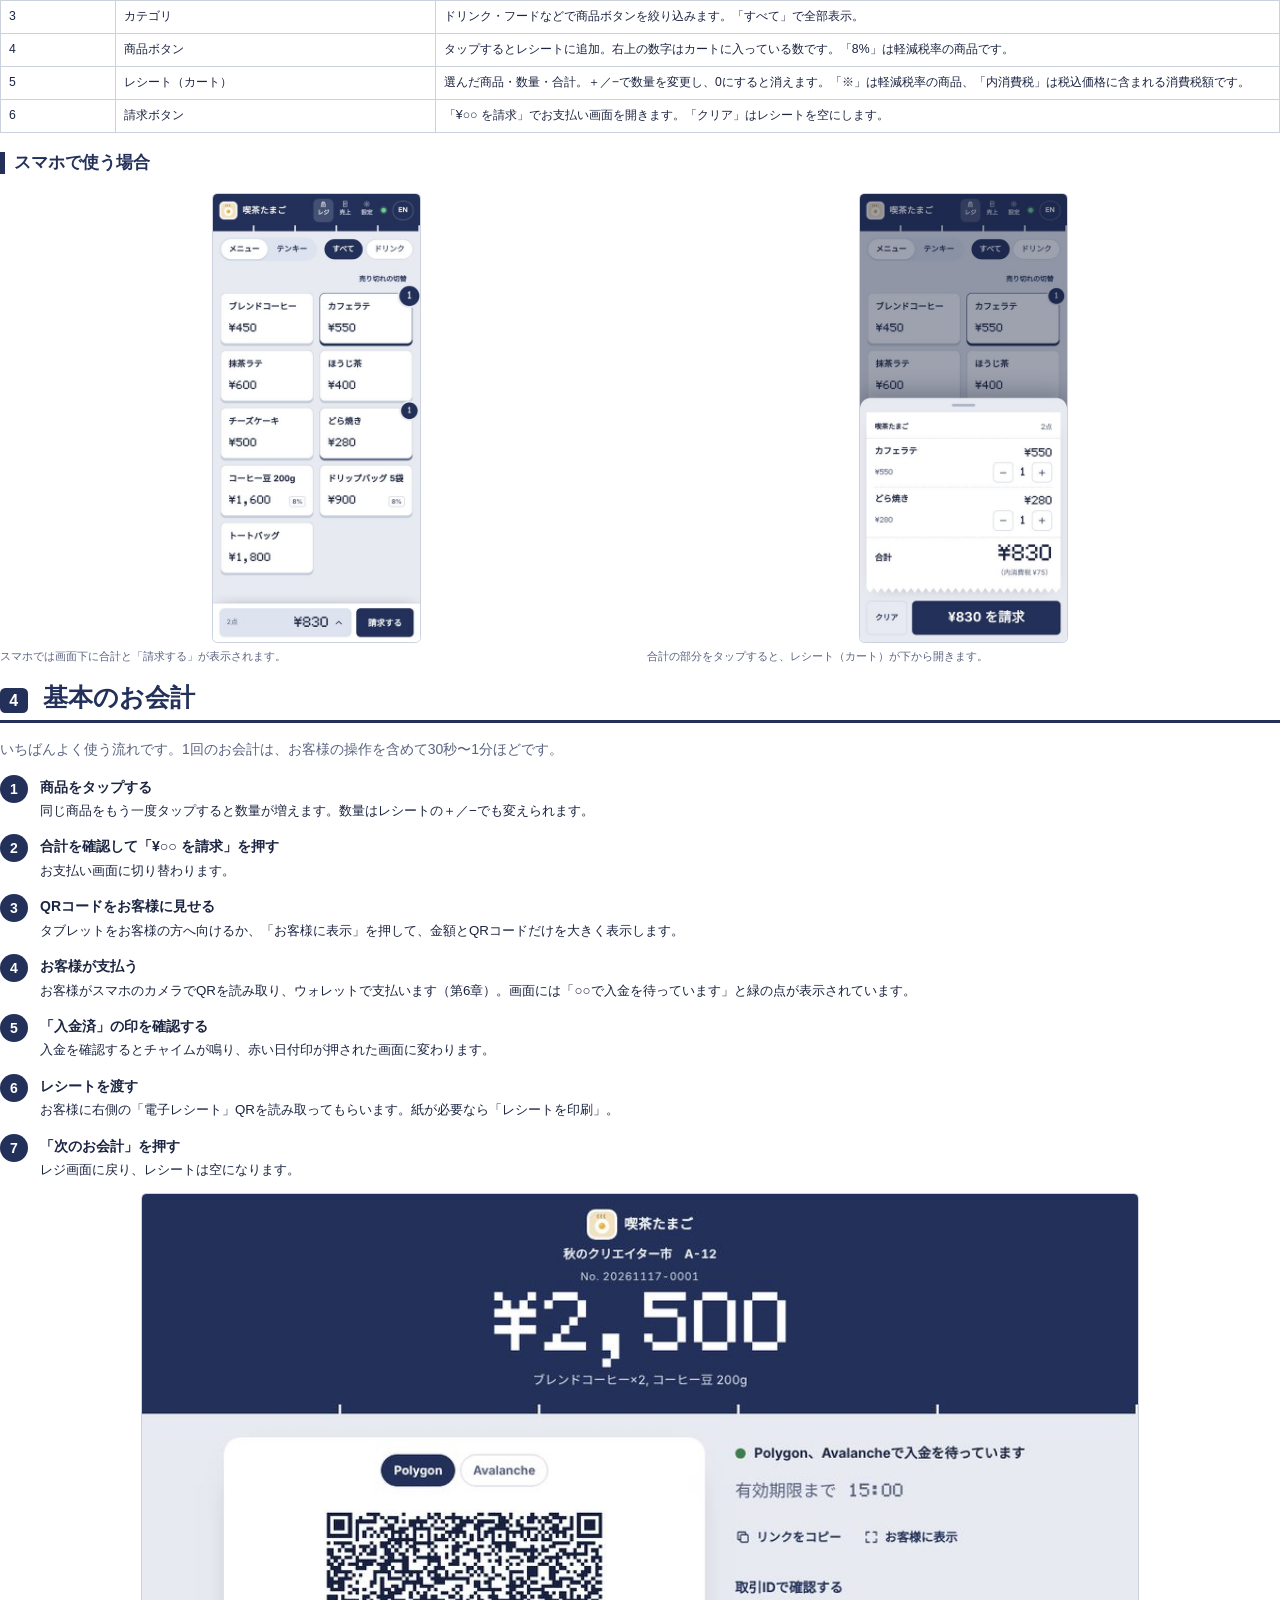
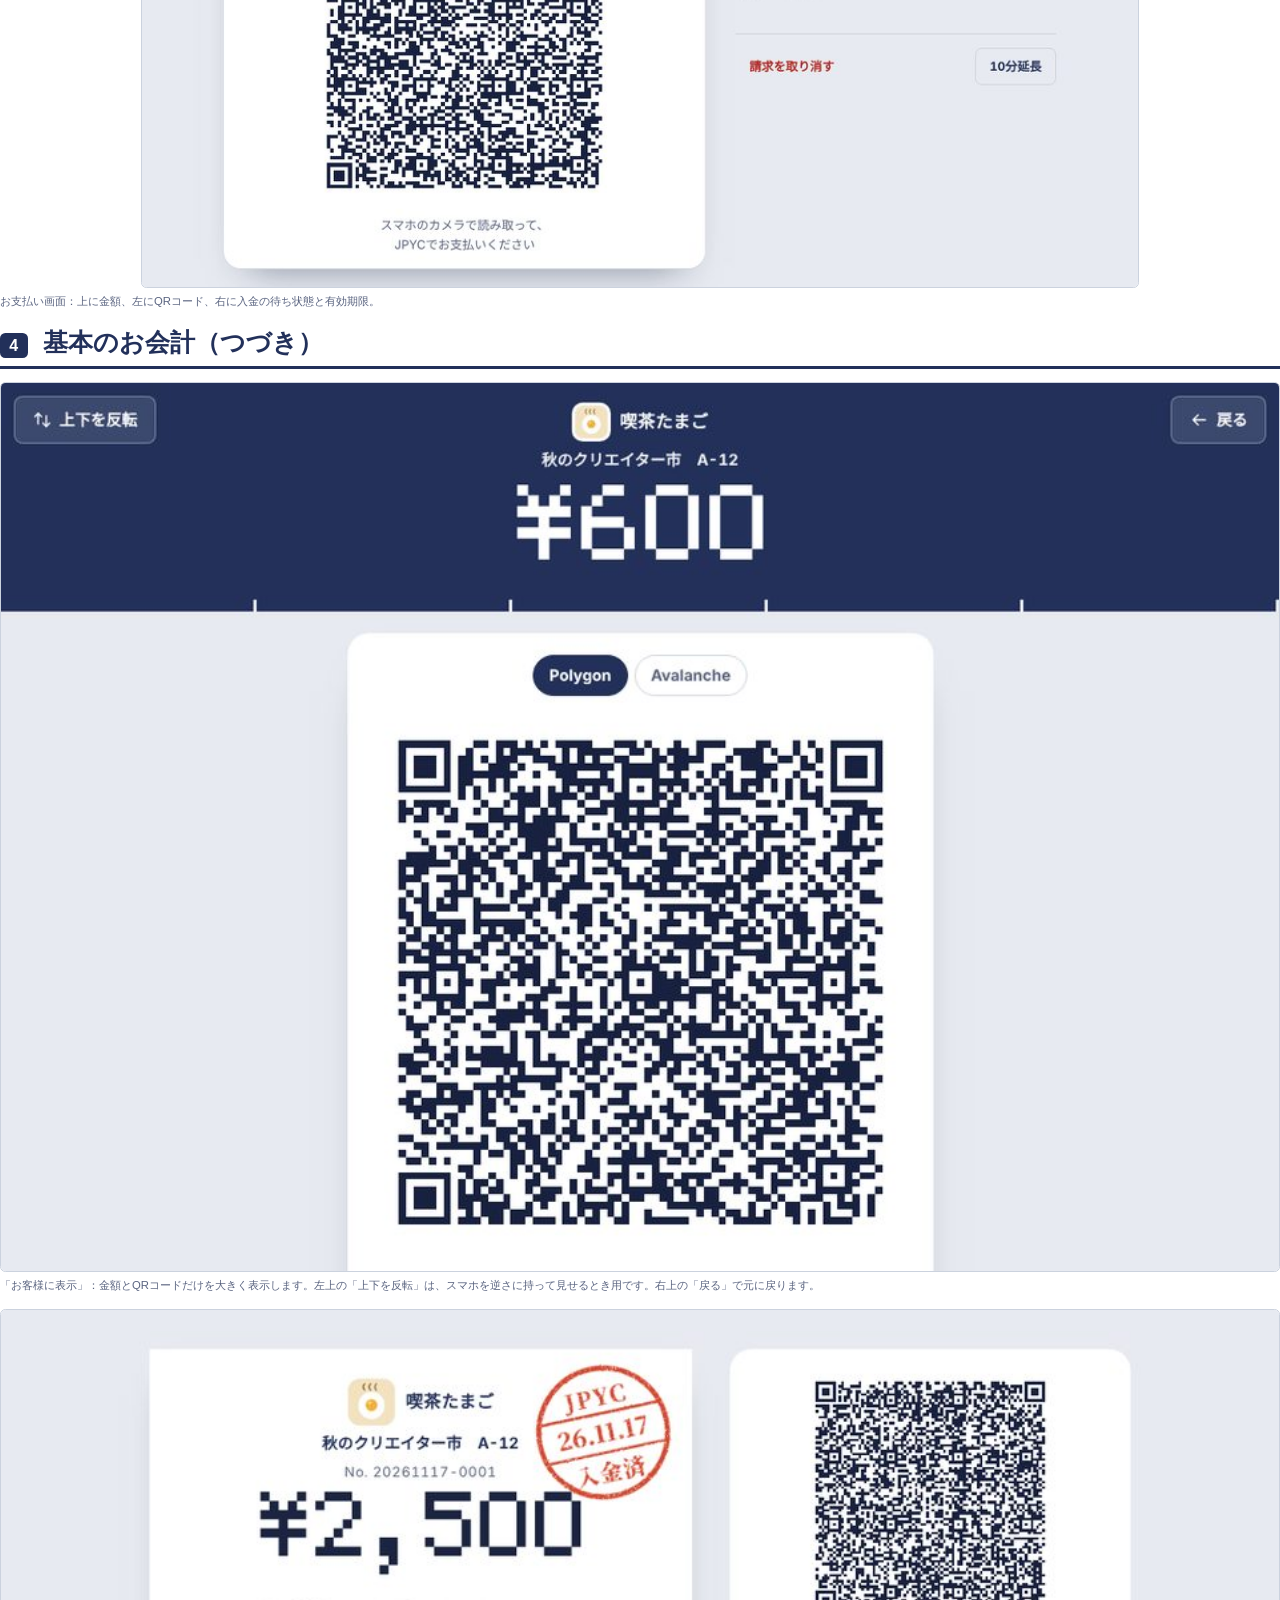
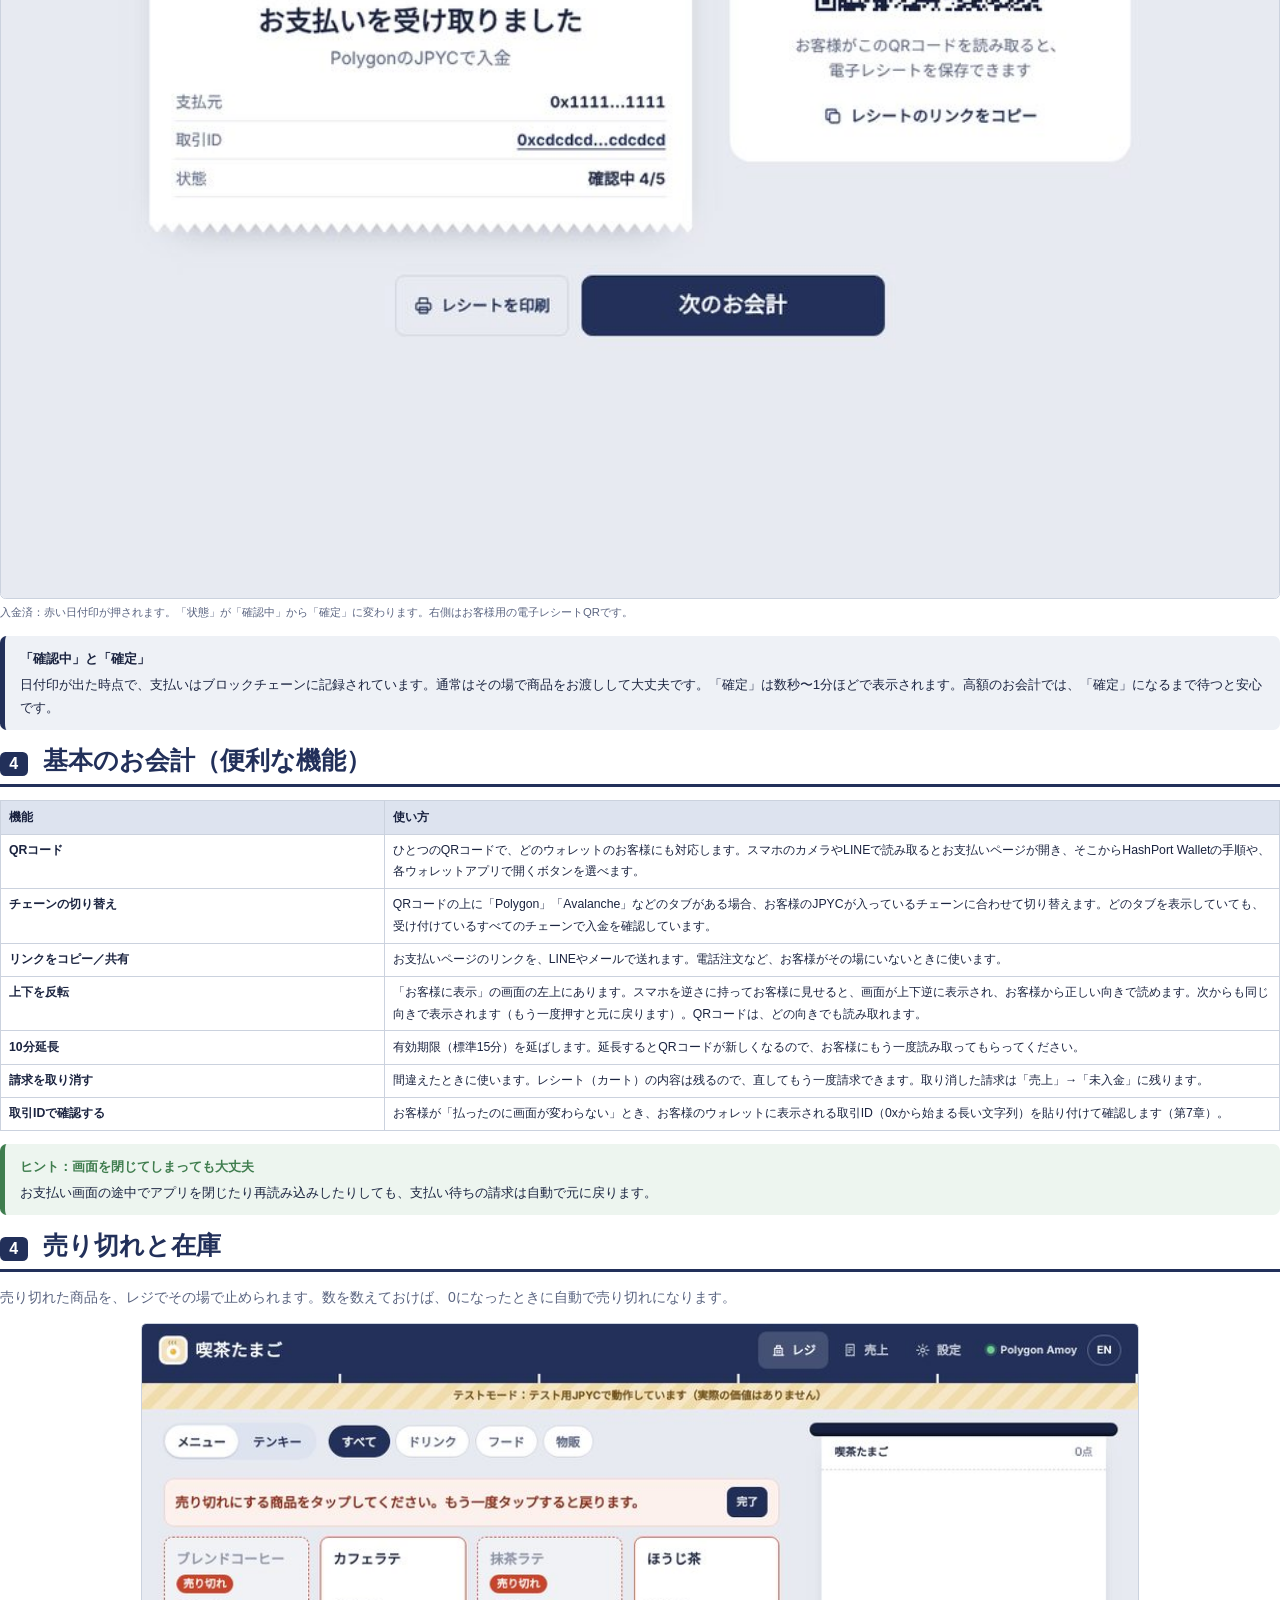
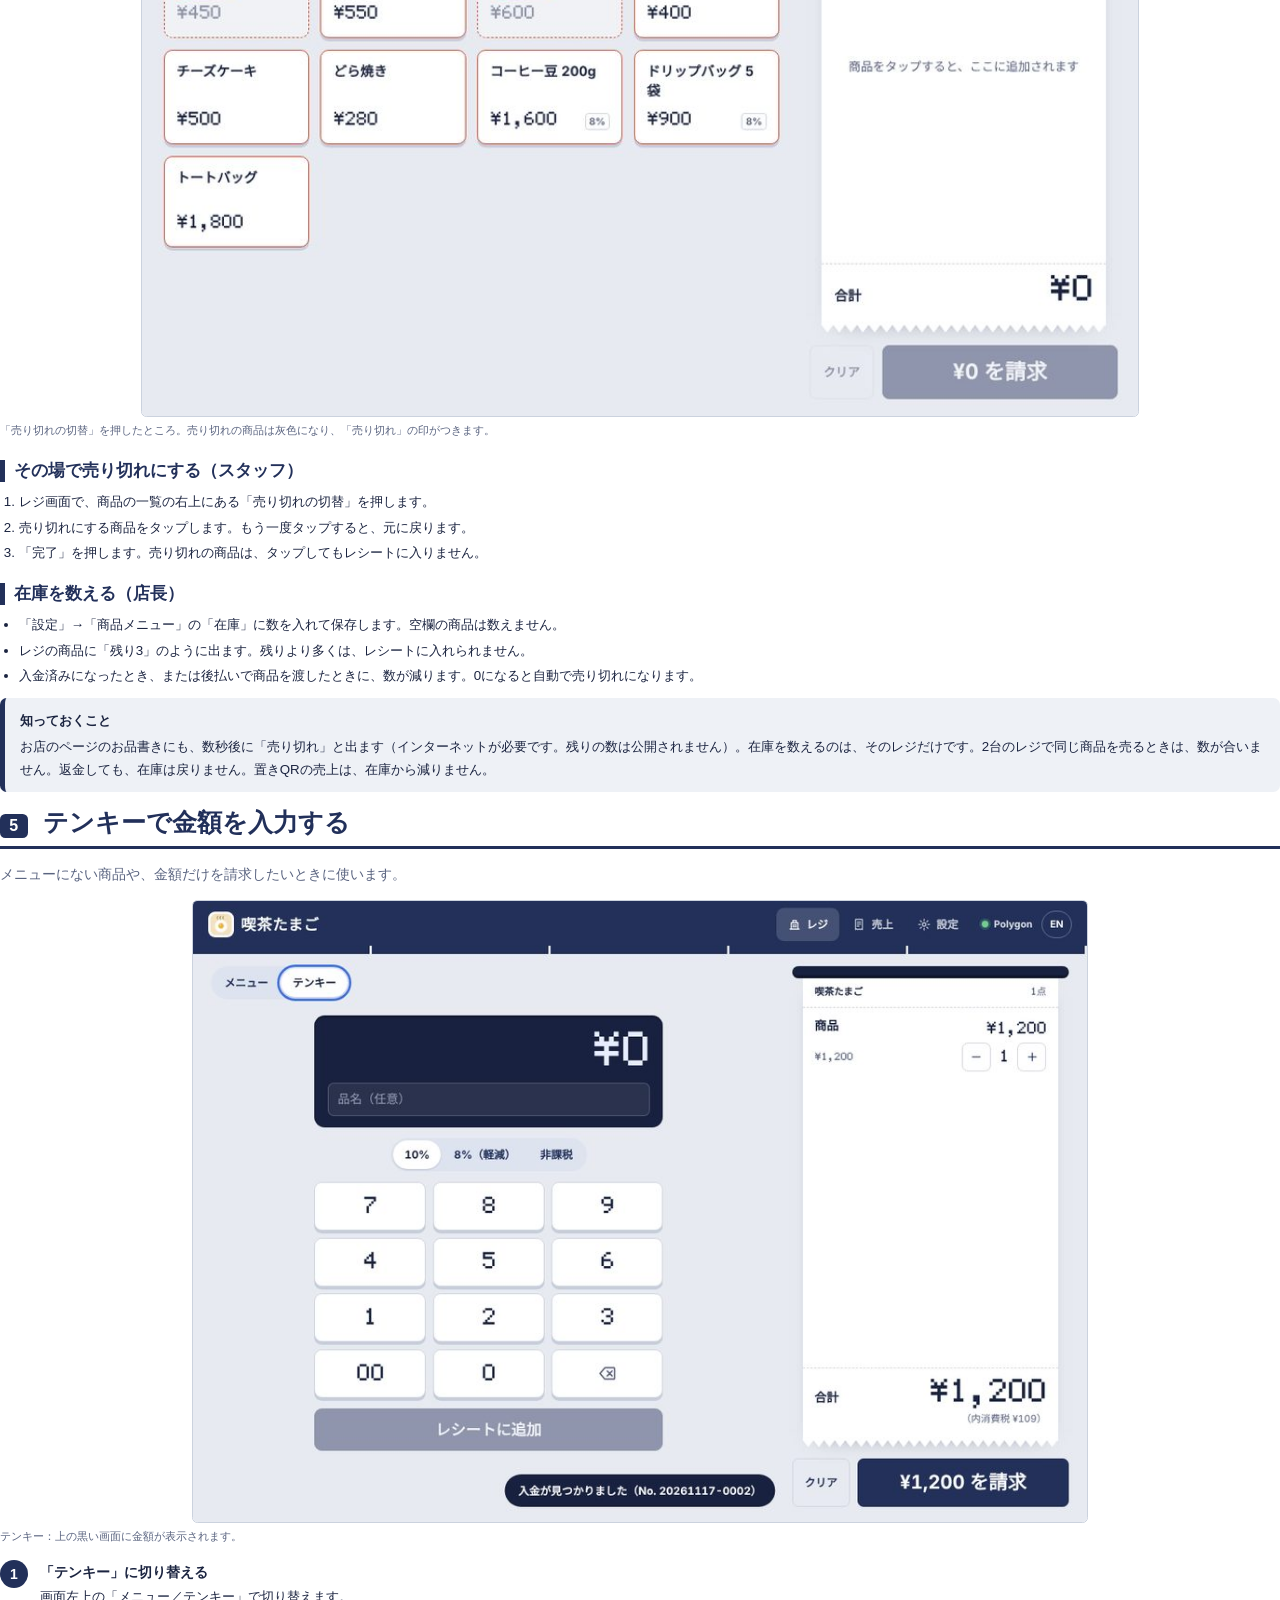
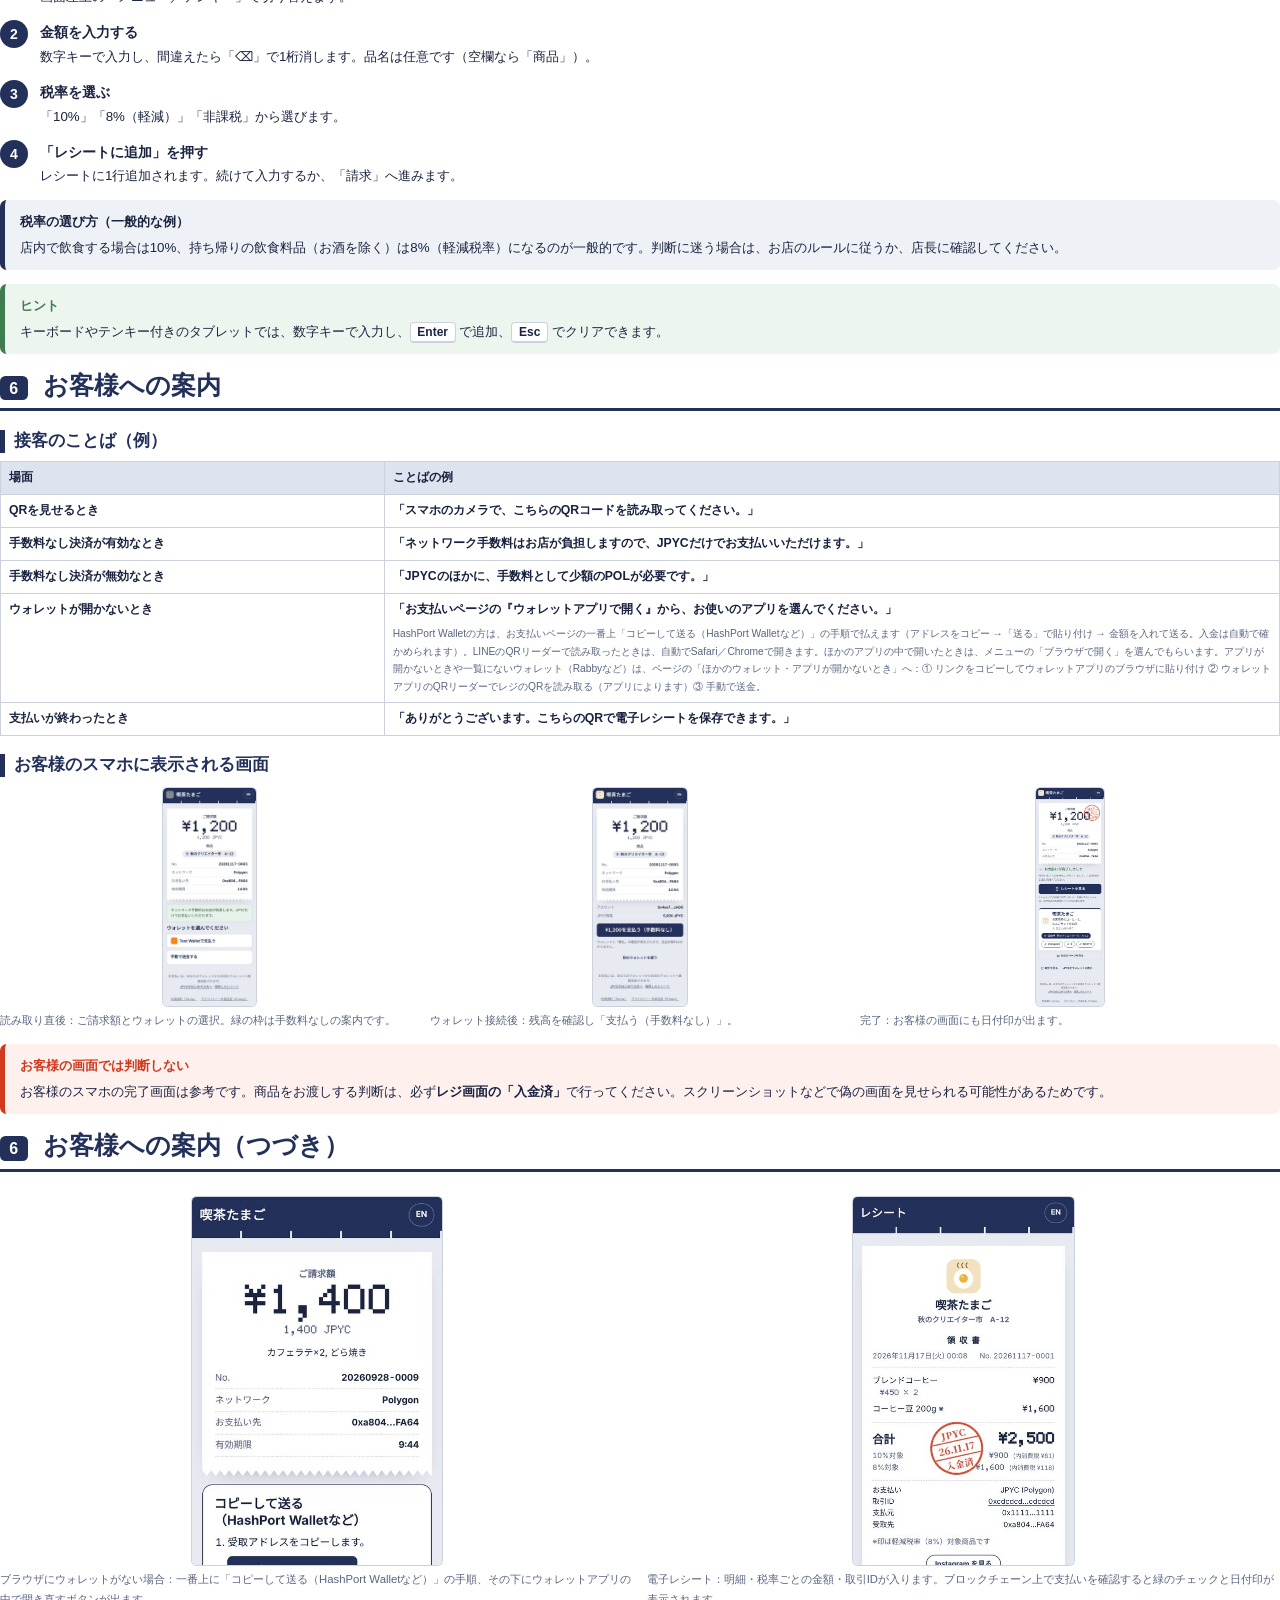
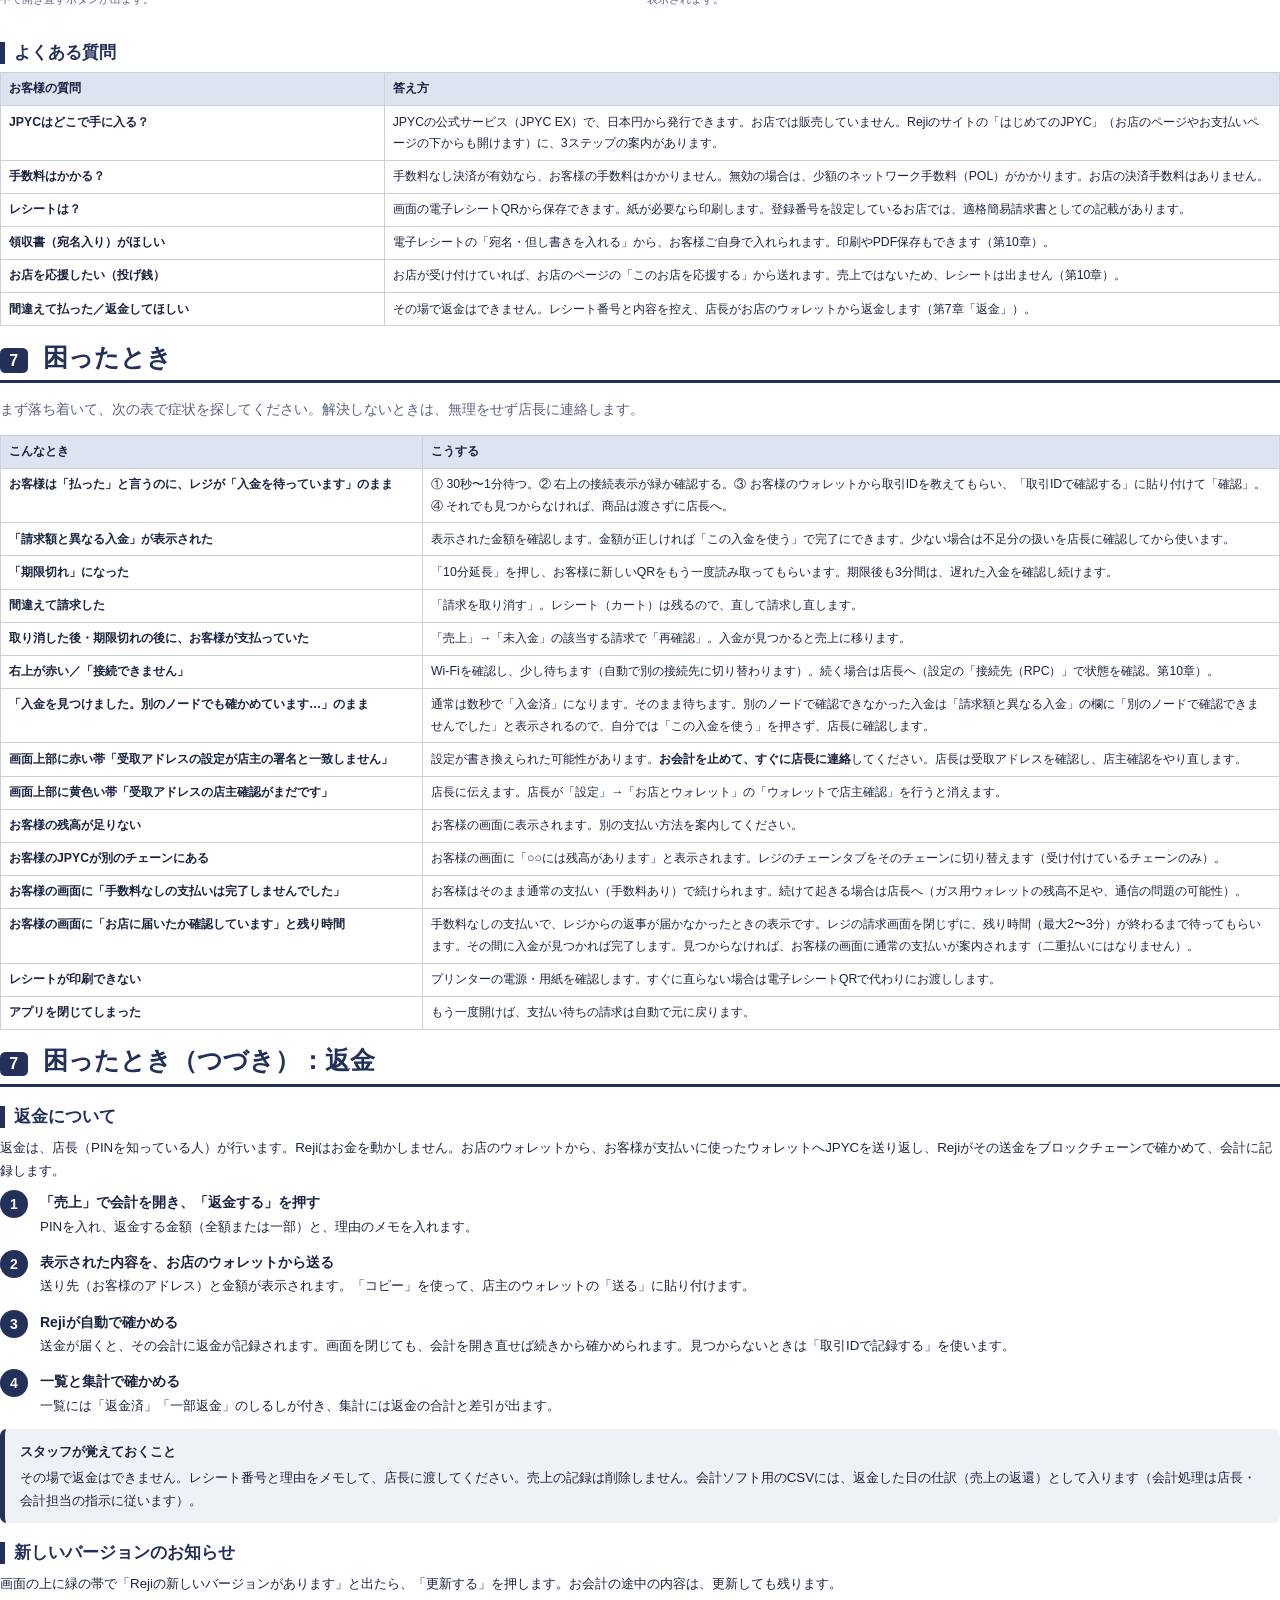
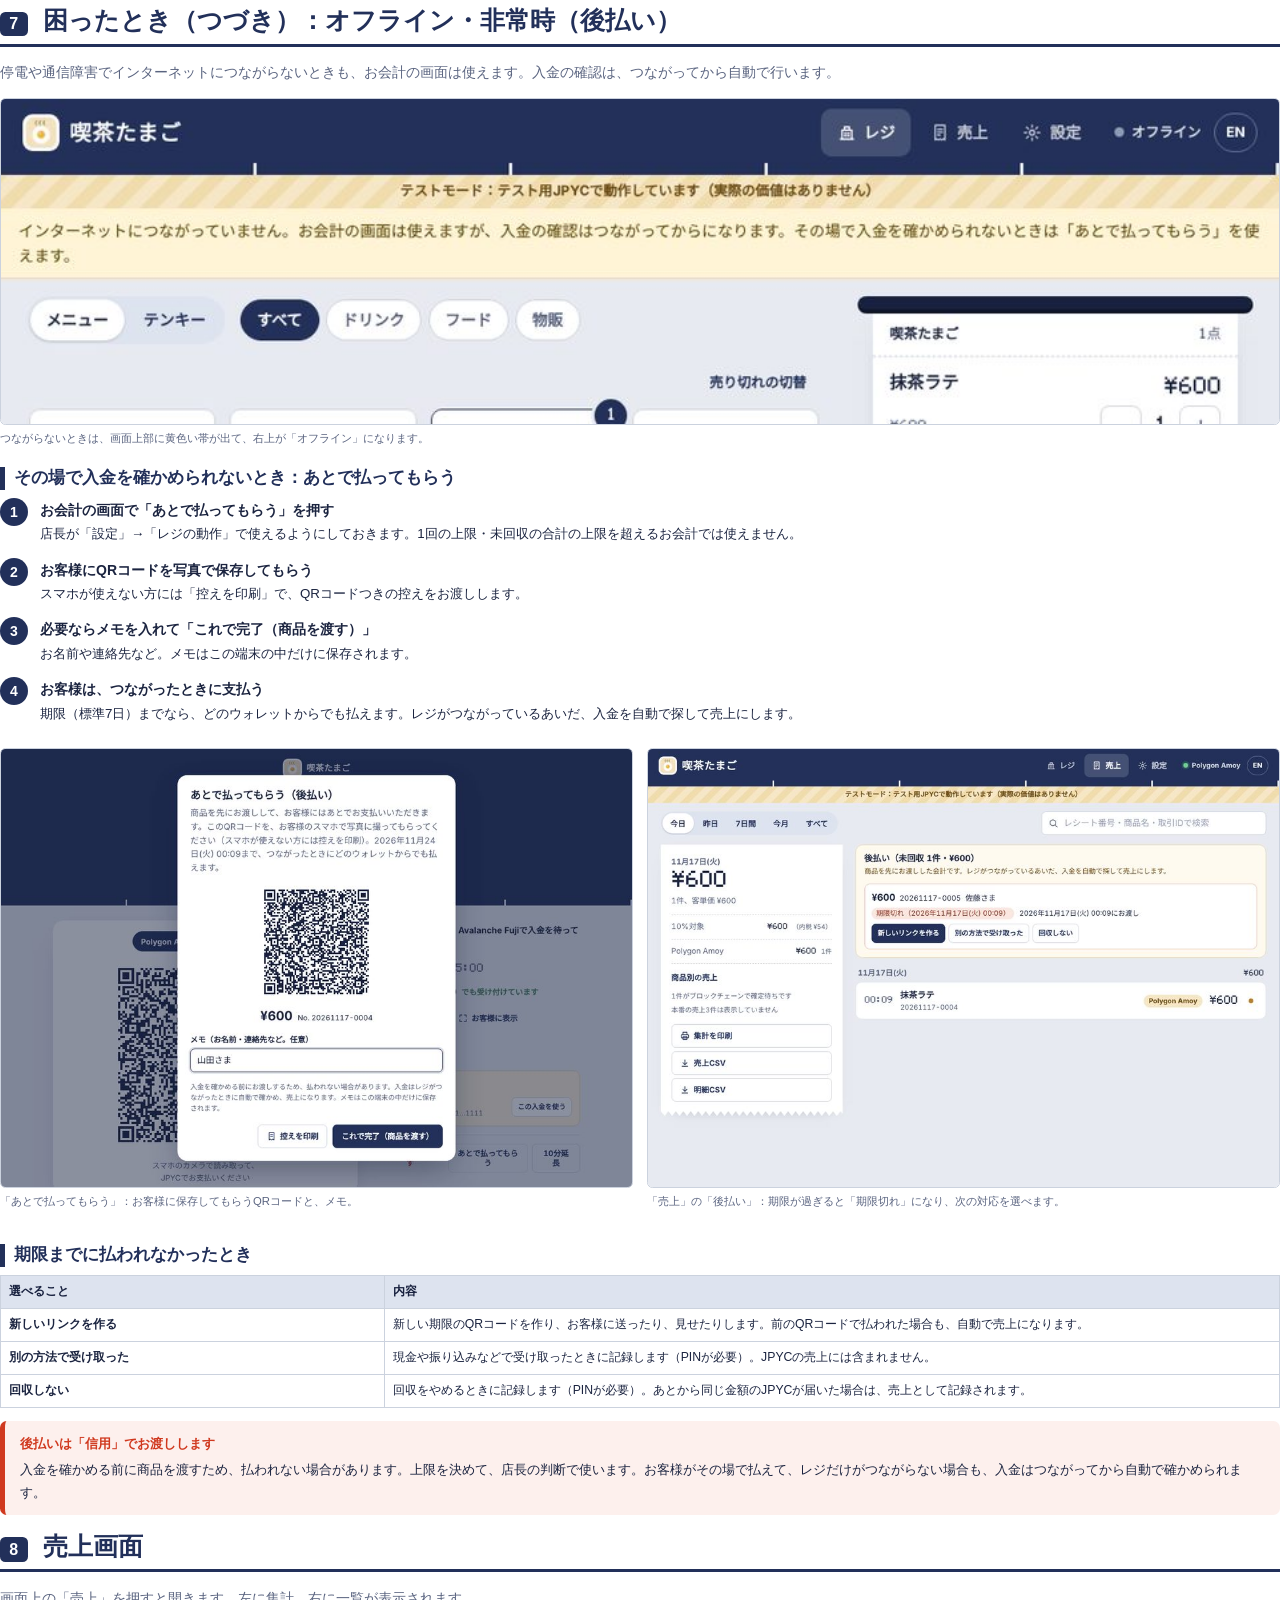
<file: manual/runbook.html>
<!doctype html>
<html lang="ja">
<head>
<meta charset="utf-8">
<title>Reji スタッフ運用マニュアル</title>
<style>
  @page { size: A4; margin: 16mm 16mm 18mm; }
  :root { --ai: #22305a; --ai-deep: #18213f; --wash: #dde3ef; --mist: #eef1f6; --ink: #1b2440; --soft: #5a6480; --shu: #d0391f; --matcha: #3f7d4e; --ochre: #9a6a1f; --line: #cbd2de; }
  * { box-sizing: border-box; }
  html { -webkit-print-color-adjust: exact; print-color-adjust: exact; }
  body { margin: 0; font-family: "Noto Sans CJK JP", "Noto Sans JP", "Hiragino Sans", sans-serif; font-size: 10pt; line-height: 1.75; color: var(--ink); }
  h1, h2, h3 { line-height: 1.35; margin: 0; }
  p { margin: 0 0 0.55em; }
  strong { color: var(--ai-deep); }
  .chapter { break-before: page; }
  .chapter > h1 { display: flex; align-items: baseline; gap: 0.6em; font-size: 19pt; color: var(--ai); padding-bottom: 5pt; border-bottom: 2.5pt solid var(--ai); margin-bottom: 10pt; }
  .chapter > h1 .no { font-size: 12pt; color: #fff; background: var(--ai); border-radius: 4pt; padding: 1pt 7pt; }
  h2 { font-size: 12.5pt; color: var(--ai); margin: 14pt 0 6pt; padding-left: 7pt; border-left: 4pt solid var(--ai); }
  h3 { font-size: 10.5pt; margin: 10pt 0 4pt; }
  .lead { font-size: 10.5pt; color: var(--soft); margin-bottom: 10pt; }
  ul, ol { margin: 0 0 0.6em; padding-left: 1.4em; }
  li { margin: 0.15em 0; }
  figure { margin: 8pt 0 10pt; break-inside: avoid; }
  figure img { display: block; width: 100%; border: 0.6pt solid var(--line); border-radius: 4pt; }
  figcaption { font-size: 8.5pt; color: var(--soft); margin-top: 3pt; }
  .shot { position: relative; }
  .pin { position: absolute; width: 17pt; height: 17pt; margin: -8.5pt 0 0 -8.5pt; border-radius: 50%; background: var(--shu); color: #fff; font-size: 9pt; font-weight: 700; line-height: 17pt; text-align: center; box-shadow: 0 0 0 2pt #fff; }
  .phones { display: flex; gap: 8pt; break-inside: avoid; margin: 8pt 0 10pt; }
  .phones figure { flex: 1; margin: 0; }
  .two { display: grid; grid-template-columns: 1fr 1fr; gap: 10pt; }
  .box { border-radius: 5pt; padding: 8pt 11pt; margin: 8pt 0 10pt; break-inside: avoid; }
  .box > :last-child { margin-bottom: 0; }
  .box .t { display: block; font-weight: 700; margin-bottom: 2pt; }
  .must { background: #fdf0ed; border-left: 4pt solid var(--shu); }
  .must .t { color: var(--shu); }
  .tip { background: #edf5ef; border-left: 4pt solid var(--matcha); }
  .tip .t { color: var(--matcha); }
  .note { background: var(--mist); border-left: 4pt solid var(--ai); }
  table { width: 100%; border-collapse: collapse; margin: 6pt 0 10pt; font-size: 9.2pt; break-inside: auto; }
  th, td { border: 0.6pt solid var(--line); padding: 4pt 6pt; vertical-align: top; text-align: left; }
  th { background: var(--wash); color: var(--ai-deep); font-weight: 700; }
  tr { break-inside: avoid; }
  td.k { width: 30%; font-weight: 700; }
  .steps { counter-reset: s; list-style: none; padding: 0; margin: 0; }
  .steps > li { counter-increment: s; position: relative; padding-left: 30pt; margin: 0 0 9pt; break-inside: avoid; }
  .steps > li::before { content: counter(s); position: absolute; left: 0; top: 0; width: 21pt; height: 21pt; border-radius: 50%; background: var(--ai); color: #fff; font-weight: 700; text-align: center; line-height: 21pt; font-size: 10.5pt; }
  .steps > li > b:first-child { display: block; font-size: 10.5pt; }
  .checks { list-style: none; padding: 0; }
  .checks li { padding-left: 17pt; position: relative; margin: 3pt 0; }
  .checks li::before { content: ""; position: absolute; left: 0; top: 3.5pt; width: 9pt; height: 9pt; border: 1pt solid var(--ai); border-radius: 1.5pt; }
  .key { display: inline-block; padding: 0 5pt; border: 0.8pt solid var(--line); border-bottom-width: 1.8pt; border-radius: 3pt; background: #fff; font-weight: 700; font-size: 9pt; line-height: 1.5; white-space: nowrap; }
  .say { font-weight: 700; color: var(--ai-deep); }
  .toc { list-style: none; padding: 0; columns: 1; }
  .toc li { display: flex; gap: 8pt; padding: 5pt 0; border-bottom: 0.6pt dotted var(--line); font-size: 11pt; }
  .toc .n { width: 22pt; color: var(--ai); font-weight: 700; }
  .toc .d { color: var(--soft); font-size: 9pt; margin-left: auto; }
  /* cover */
  .cover { height: 263mm; display: flex; flex-direction: column; }
  .noren { position: relative; background: var(--ai); color: #fff; padding: 22pt 22pt 30pt; border-radius: 6pt 6pt 0 0; }
  .noren::after { content: ""; position: absolute; left: 0; right: 0; bottom: 0; height: 12pt; background: repeating-linear-gradient(90deg, transparent 0 calc(20% - 4pt), #fff calc(20% - 4pt) 20%); }
  .noren .app { font-size: 11pt; letter-spacing: 0.2em; opacity: 0.85; }
  .noren h1 { font-size: 27pt; margin-top: 6pt; }
  .noren .sub { font-size: 13pt; margin-top: 4pt; opacity: 0.92; }
  .cover-body { flex: 1; position: relative; padding: 26pt 6pt 0; }
  .cover-body p { font-size: 11pt; max-width: 125mm; }
  .cover-stamp { position: absolute; right: 12mm; top: 20mm; width: 46mm; transform: rotate(-12deg); opacity: 0.92; }
  .meta { margin-top: auto; border-top: 0.8pt solid var(--line); padding-top: 8pt; font-size: 9pt; color: var(--soft); display: grid; grid-template-columns: auto 1fr; gap: 2pt 12pt; }
  .quick { border: 2pt solid var(--ai); border-radius: 6pt; padding: 12pt 14pt; }
  .quick h2 { margin-top: 0; }
  .flow { display: grid; grid-template-columns: repeat(5, 1fr); gap: 6pt; margin: 8pt 0 12pt; }
  .flow div { background: var(--mist); border-radius: 5pt; padding: 7pt 6pt; text-align: center; font-size: 9pt; }
  .flow b { display: block; font-size: 16pt; color: var(--ai); line-height: 1.2; }
  .diagram { display: grid; grid-template-columns: 1fr auto 1fr; align-items: center; gap: 8pt; margin: 10pt 0; text-align: center; break-inside: avoid; }
  .diagram .node { border: 1.2pt solid var(--ai); border-radius: 6pt; padding: 8pt; font-weight: 700; }
  .diagram .node small { display: block; font-weight: 400; color: var(--soft); font-size: 8.5pt; }
  .diagram .arrow { color: var(--ai); font-weight: 700; font-size: 9pt; }
  .diagram .under { grid-column: 1 / -1; font-size: 9pt; color: var(--soft); border-top: 0.8pt dashed var(--line); padding-top: 5pt; }

  /* added after the first version */
  .shots { display: flex; gap: 6mm; align-items: flex-start; }
  .shots figure { flex: 1 1 0; margin: 0; }
  .shots figure.phone { flex: 0 0 34%; }
  .shots.tight figure.phone img { max-height: 54mm; width: auto; max-width: 100%; margin: 0 auto; }
  .w74 img { width: 74%; margin: 0 auto; }
  .two.w74 img { max-height: 98mm; width: auto; max-width: 100%; }
  .two.w70 img { width: 70%; margin: 0 auto; }
  .two.w64 img { width: auto; max-height: 82mm; max-width: 100%; margin: 0 auto; }
  .two.stampfig img { max-height: 50mm !important; }
  .two.w56 img { width: auto; max-height: 66mm; max-width: 100%; margin: 0 auto; }
  .shots figure.phone img { max-height: 112mm; width: auto; max-width: 100%; margin: 0 auto; }
  .two.tall img { max-height: 119mm; width: auto; max-width: 100%; margin: 0 auto; }
  .half img { width: 50%; margin: 0 auto; }
  .w90 img { width: 90%; margin: 0 auto; }
  .w78 img { width: 78%; margin: 0 auto; }
  .w70 img { width: 70%; margin: 0 auto; }
  .phones figure img { max-height: 58mm; width: auto; max-width: 100%; margin: 0 auto; }
  h2, h3 { break-after: avoid; }
  .keep { break-inside: avoid; }
  td.say small { display: block; margin-top: 3pt; font-weight: 400; color: var(--soft); }
</style>
</head>
<body>

<!-- ============ cover ============ -->
<section class="cover">
  <div class="noren">
    <div class="app">REJI</div>
    <h1>JPYC決済 スタッフ運用マニュアル</h1>
    <div class="sub">お会計・お客様対応・困ったとき・閉店作業</div>
  </div>
  <div class="cover-body">
    <svg class="cover-stamp" viewBox="0 0 120 120" aria-hidden="true">
      <g fill="none" stroke="#d0391f"><circle cx="60" cy="60" r="54" stroke-width="4.2"/><line x1="11" y1="44" x2="109" y2="44" stroke-width="2.4"/><line x1="11" y1="77" x2="109" y2="77" stroke-width="2.4"/></g>
      <g fill="#d0391f" text-anchor="middle" font-family="Noto Serif CJK JP, serif" font-weight="700">
        <text x="60" y="37" font-size="19" letter-spacing="1.5">JPYC</text>
        <text x="60" y="68.5" font-size="20">26.9.29</text>
        <text x="60" y="101" font-size="17">入金済</text>
      </g>
    </svg>
    <p>このマニュアルを読めば、JPYCでのお会計から、お客様への案内、困ったときの対応、閉店作業まで、ひとりでできるようになります。</p>
    <p>Rejiは、紹介ページ（トップページ）の「Rejiを開く」から、登録なしで使い始められます。はじめての方は、第1章〜第4章と第7章を先に読んでください。最後のページの「クイックリファレンス」は、印刷してレジの横に置いておくと便利です。</p>
    <div class="meta">
      <span>対象</span><span>店舗スタッフ、店長・管理者（第10章〜第11章）</span>
      <span>版</span><span>0.1.2（Reji v0.1.2 対応）　2026年10月</span>
      <span>注意</span><span>画面の見た目は、お使いの端末や設定によって少し異なる場合があります。</span>
    </div>
  </div>
</section>

<!-- ============ contents ============ -->
<section class="chapter">
  <h1>目次</h1>
  <ol class="toc">
    <li><span class="n">1</span>Rejiとは<span class="d">しくみと、スタッフが覚えること</span></li>
    <li><span class="n">2</span>開店前の準備<span class="d">チェックリスト</span></li>
    <li><span class="n">3</span>画面の見かた<span class="d">レジ画面の各部</span></li>
    <li><span class="n">4</span>基本のお会計<span class="d">商品を選んでから完了まで、売り切れと在庫</span></li>
    <li><span class="n">5</span>テンキーで金額を入力する<span class="d">メニューにない商品・税率</span></li>
    <li><span class="n">6</span>お客様への案内<span class="d">接客のことば・お客様の画面</span></li>
    <li><span class="n">7</span>困ったとき<span class="d">トラブル対応、返金、オフライン・非常時（後払い）</span></li>
    <li><span class="n">8</span>売上画面<span class="d">集計・レシート再発行・CSV</span></li>
    <li><span class="n">9</span>閉店作業<span class="d">チェックリスト、別の端末への引き継ぎ</span></li>
    <li><span class="n">10</span>店長・管理者向け：設定と店主確認<span class="d">各設定項目、はじめての設定、お店の見た目とお店のページ、応援（投げ銭）、置きQR（無人販売）、スタンプカード、恩送り、ウォレットでの署名</span></li>
    <li><span class="n">11</span>手数料なし決済（ガスレス）<span class="d">お店のガス用ウォレットの作成と管理、ガス用ウォレットQ&amp;A</span></li>
    <li><span class="n">12</span>セキュリティのルール<span class="d">必ず守ること</span></li>
    <li><span class="n">13</span>用語集</li>
    <li><span class="n">付</span>クイックリファレンス<span class="d">レジ横に掲示用</span></li>
  </ol>
</section>

<!-- ============ 1 ============ -->
<section class="chapter">
  <h1><span class="no">1</span>Rejiとは</h1>
  <p class="lead">Reji（レジ）は、JPYCでのお支払いを受け付けるためのレジアプリです。タブレットやスマホのブラウザで動きます。</p>
  <h2>JPYCとは</h2>
  <p>JPYCは、日本円と1対1で交換できるように設計された、円建ての電子決済手段です。<strong>1 JPYC ＝ 1円</strong>として扱います。お客様はスマホの「ウォレット」アプリ（HashPort Wallet、MetaMaskなど）にJPYCを入れて支払います。</p>
  <h2>お金の流れ</h2>
  <div class="diagram">
    <div class="node">お客様のウォレット<small>スマホのアプリ</small></div>
    <div class="arrow">JPYCを直接送金<br>→→→</div>
    <div class="node">お店のウォレット<small>お店が管理</small></div>
    <div class="under">レジ（Reji）は、ブロックチェーン上の記録を見て「入金があったか」を確認するだけです。お金を預かったり、中継したりはしません。</div>
  </div>
  <p>クレジットカードのような決済会社を通らないため、<strong>決済手数料はかかりません</strong>。代わりに、ブロックチェーンに記録するための少額の「ネットワーク手数料（ガス代）」が発生します。通常はお客様が負担しますが、お店が負担する「手数料なし決済」を使うこともできます（第11章）。</p>
  <h2>スタッフが覚えることは3つ</h2>
  <ol class="steps">
    <li><b>商品を選んで「請求」を押す</b>レジ画面で商品をタップし、右下の「¥○○ を請求」を押します。</li>
    <li><b>QRコードをお客様に見せる</b>お客様がスマホのカメラで読み取り、ウォレットで支払います。</li>
    <li><b>赤い「入金済」の印が出たら完了</b>チャイムが鳴り、レシートに日付印が押されます。「次のお会計」を押して終わりです。</li>
  </ol>
  <div class="box must"><span class="t">絶対に守ること</span>
    <p>秘密鍵・シードフレーズ（12〜24個の英単語）を、お客様に聞いたり、どこかに入力したりしてはいけません。Rejiはそれらを一切必要としません。入金の確認は、必ず<strong>レジ画面の「入金済」表示</strong>で行ってください（お客様のスマホ画面やスクリーンショットでは判断しません）。</p>
  </div>
</section>

<!-- ============ 2 ============ -->
<section class="chapter">
  <h1><span class="no">2</span>開店前の準備</h1>
  <p class="lead">毎日、お店を開ける前に次の項目を確認します。</p>
  <ul class="checks">
    <li>タブレットが充電されていて、スタンドに置いてある（営業中は電源につないでおく）</li>
    <li>Wi-Fiにつながっている。つながらないときのために、予備としてスマホのテザリングを用意している</li>
    <li>ホーム画面の「Reji」アイコンからアプリを開いた（アイコンがない場合は、Rejiのトップページの「Rejiを開く」から開き、ホーム画面に追加しておく。追加のしかたは「設定」→「このアプリについて」に出ています）</li>
    <li>画面右上の接続表示が<strong>緑の点＋チェーン名</strong>（例：Polygon）になっている</li>
    <li>画面上部に<strong>黄色いしま模様の「テストモード」の帯が出ていない</strong>（本番の営業中は出ていてはいけません）</li>
    <li>画面上部に<strong>赤い帯</strong>（「受取アドレスの設定が店主の署名と一致しません」）が出ていない。出ていたら営業を始めず、すぐ店長に連絡する</li>
    <li>「売上」→「未入金」に、前日の遅れた入金がないか確認した（第7章）</li>
    <li>レシートプリンターを使う場合、用紙がある</li>
    <li>タブレットの自動ロック（画面オフ）が「なし」になっている</li>
  </ul>
  <figure class="w90"><img src="img/11-english-test-mode.jpg"><figcaption>テストモードの例：画面上部に黄色いしま模様の帯が出ます（この画像は英語表示）。この状態では本物のお金は動きません。本番営業では、帯が出ていないことを確認してください。</figcaption></figure>
  <div class="box tip"><span class="t">ヒント</span><p>右上の「EN」「日本語」ボタンで、表示言語を切り替えられます。海外のお客様への説明にも使えます。</p></div>
</section>

<!-- ============ 3 ============ -->
<section class="chapter">
  <h1><span class="no">3</span>画面の見かた</h1>
  <p class="lead">レジ画面は、左側の「商品」と、右側の「レシート（カート）」でできています。</p>
  <figure class="shot">
    <img src="img/02-register.jpg">
    <span class="pin" style="left:83%;top:3%">1</span>
    <span class="pin" style="left:4%;top:7.5%">2</span>
    <span class="pin" style="left:65%;top:7.5%">3</span>
    <span class="pin" style="left:4%;top:12.5%">4</span>
    <span class="pin" style="left:97%;top:9%">5</span>
    <span class="pin" style="left:87.5%;top:92%">6</span>
    <figcaption>レジ画面（タブレット）</figcaption>
  </figure>
  <table>
    <tr><th style="width:9%">番号</th><th style="width:25%">名前</th><th>説明</th></tr>
    <tr><td>1</td><td>ヘッダー</td><td>左に店名。右に「レジ」「売上」「設定」の切り替えと、接続表示（緑の点＝正常）、言語切り替え。</td></tr>
    <tr><td>2</td><td>メニュー／テンキー</td><td>商品ボタンで選ぶ「メニュー」と、金額を直接入力する「テンキー」を切り替えます（第5章）。</td></tr>
    <tr><td>3</td><td>カテゴリ</td><td>ドリンク・フードなどで商品ボタンを絞り込みます。「すべて」で全部表示。</td></tr>
    <tr><td>4</td><td>商品ボタン</td><td>タップするとレシートに追加。右上の数字はカートに入っている数です。「8%」は軽減税率の商品です。</td></tr>
    <tr><td>5</td><td>レシート（カート）</td><td>選んだ商品・数量・合計。＋／−で数量を変更し、0にすると消えます。「※」は軽減税率の商品、「内消費税」は税込価格に含まれる消費税額です。</td></tr>
    <tr><td>6</td><td>請求ボタン</td><td>「¥○○ を請求」でお支払い画面を開きます。「クリア」はレシートを空にします。</td></tr>
  </table>
  <div class="keep">
  <h2>スマホで使う場合</h2>
  <div class="two tall">
    <figure><img src="img/12-phone-register.jpg"><figcaption>スマホでは画面下に合計と「請求する」が表示されます。</figcaption></figure>
    <figure><img src="img/13-phone-sheet.jpg"><figcaption>合計の部分をタップすると、レシート（カート）が下から開きます。</figcaption></figure>
  </div>
  </div>
</section>

<!-- ============ 4 ============ -->
<section class="chapter">
  <h1><span class="no">4</span>基本のお会計</h1>
  <p class="lead">いちばんよく使う流れです。1回のお会計は、お客様の操作を含めて30秒〜1分ほどです。</p>
  <ol class="steps">
    <li><b>商品をタップする</b>同じ商品をもう一度タップすると数量が増えます。数量はレシートの＋／−でも変えられます。</li>
    <li><b>合計を確認して「¥○○ を請求」を押す</b>お支払い画面に切り替わります。</li>
    <li><b>QRコードをお客様に見せる</b>タブレットをお客様の方へ向けるか、「お客様に表示」を押して、金額とQRコードだけを大きく表示します。</li>
    <li><b>お客様が支払う</b>お客様がスマホのカメラでQRを読み取り、ウォレットで支払います（第6章）。画面には「○○で入金を待っています」と緑の点が表示されています。</li>
    <li><b>「入金済」の印を確認する</b>入金を確認するとチャイムが鳴り、赤い日付印が押された画面に変わります。</li>
    <li><b>レシートを渡す</b>お客様に右側の「電子レシート」QRを読み取ってもらいます。紙が必要なら「レシートを印刷」。</li>
    <li><b>「次のお会計」を押す</b>レジ画面に戻り、レシートは空になります。</li>
  </ol>
  <figure class="w78"><img src="img/03-charge.jpg"><figcaption>お支払い画面：上に金額、左にQRコード、右に入金の待ち状態と有効期限。</figcaption></figure>
</section>

<section class="chapter">
  <h1><span class="no">4</span>基本のお会計（つづき）</h1>
  <figure><img src="img/05-present.jpg"><figcaption>「お客様に表示」：金額とQRコードだけを大きく表示します。左上の「上下を反転」は、スマホを逆さに持って見せるとき用です。右上の「戻る」で元に戻ります。</figcaption></figure>
  <figure><img src="img/04-paid.jpg"><figcaption>入金済：赤い日付印が押されます。「状態」が「確認中」から「確定」に変わります。右側はお客様用の電子レシートQRです。</figcaption></figure>
  <div class="box note"><span class="t">「確認中」と「確定」</span><p>日付印が出た時点で、支払いはブロックチェーンに記録されています。通常はその場で商品をお渡しして大丈夫です。「確定」は数秒〜1分ほどで表示されます。高額のお会計では、「確定」になるまで待つと安心です。</p></div>
</section>

<section class="chapter">
  <h1><span class="no">4</span>基本のお会計（便利な機能）</h1>
  <table>
    <tr><th style="width:27%">機能</th><th>使い方</th></tr>
    <tr><td class="k">QRコード</td><td>ひとつのQRコードで、どのウォレットのお客様にも対応します。スマホのカメラやLINEで読み取るとお支払いページが開き、そこからHashPort Walletの手順や、各ウォレットアプリで開くボタンを選べます。</td></tr>
    <tr><td class="k">チェーンの切り替え</td><td>QRコードの上に「Polygon」「Avalanche」などのタブがある場合、お客様のJPYCが入っているチェーンに合わせて切り替えます。どのタブを表示していても、受け付けているすべてのチェーンで入金を確認しています。</td></tr>
    <tr><td class="k">リンクをコピー／共有</td><td>お支払いページのリンクを、LINEやメールで送れます。電話注文など、お客様がその場にいないときに使います。</td></tr>
    <tr><td class="k">上下を反転</td><td>「お客様に表示」の画面の左上にあります。スマホを逆さに持ってお客様に見せると、画面が上下逆に表示され、お客様から正しい向きで読めます。次からも同じ向きで表示されます（もう一度押すと元に戻ります）。QRコードは、どの向きでも読み取れます。</td></tr>
    <tr><td class="k">10分延長</td><td>有効期限（標準15分）を延ばします。延長するとQRコードが新しくなるので、お客様にもう一度読み取ってもらってください。</td></tr>
    <tr><td class="k">請求を取り消す</td><td>間違えたときに使います。レシート（カート）の内容は残るので、直してもう一度請求できます。取り消した請求は「売上」→「未入金」に残ります。</td></tr>
    <tr><td class="k">取引IDで確認する</td><td>お客様が「払ったのに画面が変わらない」とき、お客様のウォレットに表示される取引ID（0xから始まる長い文字列）を貼り付けて確認します（第7章）。</td></tr>
  </table>
  <div class="box tip"><span class="t">ヒント：画面を閉じてしまっても大丈夫</span><p>お支払い画面の途中でアプリを閉じたり再読み込みしたりしても、支払い待ちの請求は自動で元に戻ります。</p></div>
</section>

<section class="chapter">
  <h1><span class="no">4</span>売り切れと在庫</h1>
  <p class="lead">売り切れた商品を、レジでその場で止められます。数を数えておけば、0になったときに自動で売り切れになります。</p>
  <figure class="w78"><img src="img/56-stock-register.jpg"><figcaption>「売り切れの切替」を押したところ。売り切れの商品は灰色になり、「売り切れ」の印がつきます。</figcaption></figure>
  <h2>その場で売り切れにする（スタッフ）</h2>
  <ol>
    <li>レジ画面で、商品の一覧の右上にある「売り切れの切替」を押します。</li>
    <li>売り切れにする商品をタップします。もう一度タップすると、元に戻ります。</li>
    <li>「完了」を押します。売り切れの商品は、タップしてもレシートに入りません。</li>
  </ol>
  <h2>在庫を数える（店長）</h2>
  <ul>
    <li>「設定」→「商品メニュー」の「在庫」に数を入れて保存します。空欄の商品は数えません。</li>
    <li>レジの商品に「残り3」のように出ます。残りより多くは、レシートに入れられません。</li>
    <li>入金済みになったとき、または後払いで商品を渡したときに、数が減ります。0になると自動で売り切れになります。</li>
  </ul>
  <div class="box note"><span class="t">知っておくこと</span><p>お店のページのお品書きにも、数秒後に「売り切れ」と出ます（インターネットが必要です。残りの数は公開されません）。在庫を数えるのは、そのレジだけです。2台のレジで同じ商品を売るときは、数が合いません。返金しても、在庫は戻りません。置きQRの売上は、在庫から減りません。</p></div>
</section>

<!-- ============ 5 ============ -->
<section class="chapter">
  <h1><span class="no">5</span>テンキーで金額を入力する</h1>
  <p class="lead">メニューにない商品や、金額だけを請求したいときに使います。</p>
  <figure class="w70"><img src="img/08-keypad.jpg"><figcaption>テンキー：上の黒い画面に金額が表示されます。</figcaption></figure>
  <ol class="steps">
    <li><b>「テンキー」に切り替える</b>画面左上の「メニュー／テンキー」で切り替えます。</li>
    <li><b>金額を入力する</b>数字キーで入力し、間違えたら「⌫」で1桁消します。品名は任意です（空欄なら「商品」）。</li>
    <li><b>税率を選ぶ</b>「10%」「8%（軽減）」「非課税」から選びます。</li>
    <li><b>「レシートに追加」を押す</b>レシートに1行追加されます。続けて入力するか、「請求」へ進みます。</li>
  </ol>
  <div class="box note"><span class="t">税率の選び方（一般的な例）</span><p>店内で飲食する場合は10%、持ち帰りの飲食料品（お酒を除く）は8%（軽減税率）になるのが一般的です。判断に迷う場合は、お店のルールに従うか、店長に確認してください。</p></div>
  <div class="box tip"><span class="t">ヒント</span><p>キーボードやテンキー付きのタブレットでは、数字キーで入力し、<span class="key">Enter</span> で追加、<span class="key">Esc</span> でクリアできます。</p></div>
</section>

<!-- ============ 6 ============ -->
<section class="chapter">
  <h1><span class="no">6</span>お客様への案内</h1>
  <h2>接客のことば（例）</h2>
  <table>
    <tr><th style="width:30%">場面</th><th>ことばの例</th></tr>
    <tr><td class="k">QRを見せるとき</td><td class="say">「スマホのカメラで、こちらのQRコードを読み取ってください。」</td></tr>
    <tr><td class="k">手数料なし決済が有効なとき</td><td class="say">「ネットワーク手数料はお店が負担しますので、JPYCだけでお支払いいただけます。」</td></tr>
    <tr><td class="k">手数料なし決済が無効なとき</td><td class="say">「JPYCのほかに、手数料として少額のPOLが必要です。」</td></tr>
    <tr><td class="k">ウォレットが開かないとき</td><td class="say">「お支払いページの『ウォレットアプリで開く』から、お使いのアプリを選んでください。」<small>HashPort Walletの方は、お支払いページの一番上「コピーして送る（HashPort Walletなど）」の手順で払えます（アドレスをコピー →「送る」で貼り付け → 金額を入れて送る。入金は自動で確かめられます）。LINEのQRリーダーで読み取ったときは、自動でSafari／Chromeで開きます。ほかのアプリの中で開いたときは、メニューの「ブラウザで開く」を選んでもらいます。アプリが開かないときや一覧にないウォレット（Rabbyなど）は、ページの「ほかのウォレット・アプリが開かないとき」へ：① リンクをコピーしてウォレットアプリのブラウザに貼り付け ② ウォレットアプリのQRリーダーでレジのQRを読み取る（アプリによります）③ 手動で送金。</small></td></tr>
    <tr><td class="k">支払いが終わったとき</td><td class="say">「ありがとうございます。こちらのQRで電子レシートを保存できます。」</td></tr>
  </table>
  <h2>お客様のスマホに表示される画面</h2>
  <div class="phones">
    <figure><img src="img/14-pay-ready.jpg"><figcaption>読み取り直後：ご請求額とウォレットの選択。緑の枠は手数料なしの案内です。</figcaption></figure>
    <figure><img src="img/15-pay-connected.jpg"><figcaption>ウォレット接続後：残高を確認し「支払う（手数料なし）」。</figcaption></figure>
    <figure><img src="img/16-pay-done.jpg"><figcaption>完了：お客様の画面にも日付印が出ます。</figcaption></figure>
  </div>
  <div class="box must"><span class="t">お客様の画面では判断しない</span><p>お客様のスマホの完了画面は参考です。商品をお渡しする判断は、必ず<strong>レジ画面の「入金済」</strong>で行ってください。スクリーンショットなどで偽の画面を見せられる可能性があるためです。</p></div>
</section>

<section class="chapter">
  <h1><span class="no">6</span>お客様への案内（つづき）</h1>
  <div class="two w74">
    <figure><img src="img/19-pay-nowallet.jpg"><figcaption>ブラウザにウォレットがない場合：一番上に「コピーして送る（HashPort Walletなど）」の手順、その下にウォレットアプリの中で開き直すボタンが出ます。</figcaption></figure>
    <figure><img src="img/18-receipt-itemized.jpg"><figcaption>電子レシート：明細・税率ごとの金額・取引IDが入ります。ブロックチェーン上で支払いを確認すると緑のチェックと日付印が表示されます。</figcaption></figure>
  </div>
  <h2>よくある質問</h2>
  <table>
    <tr><th style="width:30%">お客様の質問</th><th>答え方</th></tr>
    <tr><td class="k">JPYCはどこで手に入る？</td><td>JPYCの公式サービス（JPYC EX）で、日本円から発行できます。お店では販売していません。Rejiのサイトの「はじめてのJPYC」（お店のページやお支払いページの下からも開けます）に、3ステップの案内があります。</td></tr>
    <tr><td class="k">手数料はかかる？</td><td>手数料なし決済が有効なら、お客様の手数料はかかりません。無効の場合は、少額のネットワーク手数料（POL）がかかります。お店の決済手数料はありません。</td></tr>
    <tr><td class="k">レシートは？</td><td>画面の電子レシートQRから保存できます。紙が必要なら印刷します。登録番号を設定しているお店では、適格簡易請求書としての記載があります。</td></tr>
    <tr><td class="k">領収書（宛名入り）がほしい</td><td>電子レシートの「宛名・但し書きを入れる」から、お客様ご自身で入れられます。印刷やPDF保存もできます（第10章）。</td></tr>
    <tr><td class="k">お店を応援したい（投げ銭）</td><td>お店が受け付けていれば、お店のページの「このお店を応援する」から送れます。売上ではないため、レシートは出ません（第10章）。</td></tr>
    <tr><td class="k">間違えて払った／返金してほしい</td><td>その場で返金はできません。レシート番号と内容を控え、店長がお店のウォレットから返金します（第7章「返金」）。</td></tr>
  </table>
</section>

<!-- ============ 7 ============ -->
<section class="chapter">
  <h1><span class="no">7</span>困ったとき</h1>
  <p class="lead">まず落ち着いて、次の表で症状を探してください。解決しないときは、無理をせず店長に連絡します。</p>
  <table>
    <tr><th style="width:33%">こんなとき</th><th>こうする</th></tr>
    <tr><td class="k">お客様は「払った」と言うのに、レジが「入金を待っています」のまま</td><td>① 30秒〜1分待つ。② 右上の接続表示が緑か確認する。③ お客様のウォレットから取引IDを教えてもらい、「取引IDで確認する」に貼り付けて「確認」。④ それでも見つからなければ、商品は渡さずに店長へ。</td></tr>
    <tr><td class="k">「請求額と異なる入金」が表示された</td><td>表示された金額を確認します。金額が正しければ「この入金を使う」で完了にできます。少ない場合は不足分の扱いを店長に確認してから使います。</td></tr>
    <tr><td class="k">「期限切れ」になった</td><td>「10分延長」を押し、お客様に新しいQRをもう一度読み取ってもらいます。期限後も3分間は、遅れた入金を確認し続けます。</td></tr>
    <tr><td class="k">間違えて請求した</td><td>「請求を取り消す」。レシート（カート）は残るので、直して請求し直します。</td></tr>
    <tr><td class="k">取り消した後・期限切れの後に、お客様が支払っていた</td><td>「売上」→「未入金」の該当する請求で「再確認」。入金が見つかると売上に移ります。</td></tr>
    <tr><td class="k">右上が赤い／「接続できません」</td><td>Wi-Fiを確認し、少し待ちます（自動で別の接続先に切り替わります）。続く場合は店長へ（設定の「接続先（RPC）」で状態を確認。第10章）。</td></tr>
    <tr><td class="k">「入金を見つけました。別のノードでも確かめています…」のまま</td><td>通常は数秒で「入金済」になります。そのまま待ちます。別のノードで確認できなかった入金は「請求額と異なる入金」の欄に「別のノードで確認できませんでした」と表示されるので、自分では「この入金を使う」を押さず、店長に確認します。</td></tr>
    <tr><td class="k">画面上部に赤い帯「受取アドレスの設定が店主の署名と一致しません」</td><td>設定が書き換えられた可能性があります。<strong>お会計を止めて、すぐに店長に連絡</strong>してください。店長は受取アドレスを確認し、店主確認をやり直します。</td></tr>
    <tr><td class="k">画面上部に黄色い帯「受取アドレスの店主確認がまだです」</td><td>店長に伝えます。店長が「設定」→「お店とウォレット」の「ウォレットで店主確認」を行うと消えます。</td></tr>
    <tr><td class="k">お客様の残高が足りない</td><td>お客様の画面に表示されます。別の支払い方法を案内してください。</td></tr>
    <tr><td class="k">お客様のJPYCが別のチェーンにある</td><td>お客様の画面に「○○には残高があります」と表示されます。レジのチェーンタブをそのチェーンに切り替えます（受け付けているチェーンのみ）。</td></tr>
    <tr><td class="k">お客様の画面に「手数料なしの支払いは完了しませんでした」</td><td>お客様はそのまま通常の支払い（手数料あり）で続けられます。続けて起きる場合は店長へ（ガス用ウォレットの残高不足や、通信の問題の可能性）。</td></tr>
    <tr><td class="k">お客様の画面に「お店に届いたか確認しています」と残り時間</td><td>手数料なしの支払いで、レジからの返事が届かなかったときの表示です。レジの請求画面を閉じずに、残り時間（最大2〜3分）が終わるまで待ってもらいます。その間に入金が見つかれば完了します。見つからなければ、お客様の画面に通常の支払いが案内されます（二重払いにはなりません）。</td></tr>
    <tr><td class="k">レシートが印刷できない</td><td>プリンターの電源・用紙を確認します。すぐに直らない場合は電子レシートQRで代わりにお渡しします。</td></tr>
    <tr><td class="k">アプリを閉じてしまった</td><td>もう一度開けば、支払い待ちの請求は自動で元に戻ります。</td></tr>
  </table>
</section>

<section class="chapter">
  <h1><span class="no">7</span>困ったとき（つづき）：返金</h1>
  <h2>返金について</h2>
  <p>返金は、店長（PINを知っている人）が行います。Rejiはお金を動かしません。お店のウォレットから、お客様が支払いに使ったウォレットへJPYCを送り返し、Rejiがその送金をブロックチェーンで確かめて、会計に記録します。</p>
  <ol class="steps">
    <li><b>「売上」で会計を開き、「返金する」を押す</b>PINを入れ、返金する金額（全額または一部）と、理由のメモを入れます。</li>
    <li><b>表示された内容を、お店のウォレットから送る</b>送り先（お客様のアドレス）と金額が表示されます。「コピー」を使って、店主のウォレットの「送る」に貼り付けます。</li>
    <li><b>Rejiが自動で確かめる</b>送金が届くと、その会計に返金が記録されます。画面を閉じても、会計を開き直せば続きから確かめられます。見つからないときは「取引IDで記録する」を使います。</li>
    <li><b>一覧と集計で確かめる</b>一覧には「返金済」「一部返金」のしるしが付き、集計には返金の合計と差引が出ます。</li>
  </ol>
  <div class="box note"><span class="t">スタッフが覚えておくこと</span><p>その場で返金はできません。レシート番号と理由をメモして、店長に渡してください。売上の記録は削除しません。会計ソフト用のCSVには、返金した日の仕訳（売上の返還）として入ります（会計処理は店長・会計担当の指示に従います）。</p></div>
  <h2>新しいバージョンのお知らせ</h2>
  <p>画面の上に緑の帯で「Rejiの新しいバージョンがあります」と出たら、「更新する」を押します。お会計の途中の内容は、更新しても残ります。</p>
</section>

<section class="chapter">
  <h1><span class="no">7</span>困ったとき（つづき）：オフライン・非常時（後払い）</h1>
  <p class="lead">停電や通信障害でインターネットにつながらないときも、お会計の画面は使えます。入金の確認は、つながってから自動で行います。</p>
  <figure><img src="img/33-offline-banner.jpg"><figcaption>つながらないときは、画面上部に黄色い帯が出て、右上が「オフライン」になります。</figcaption></figure>
  <h2>その場で入金を確かめられないとき：あとで払ってもらう</h2>
  <ol class="steps">
    <li><b>お会計の画面で「あとで払ってもらう」を押す</b>店長が「設定」→「レジの動作」で使えるようにしておきます。1回の上限・未回収の合計の上限を超えるお会計では使えません。</li>
    <li><b>お客様にQRコードを写真で保存してもらう</b>スマホが使えない方には「控えを印刷」で、QRコードつきの控えをお渡しします。</li>
    <li><b>必要ならメモを入れて「これで完了（商品を渡す）」</b>お名前や連絡先など。メモはこの端末の中だけに保存されます。</li>
    <li><b>お客様は、つながったときに支払う</b>期限（標準7日）までなら、どのウォレットからでも払えます。レジがつながっているあいだ、入金を自動で探して売上にします。</li>
  </ol>
  <div class="two">
    <figure><img src="img/30-later-dialog.jpg"><figcaption>「あとで払ってもらう」：お客様に保存してもらうQRコードと、メモ。</figcaption></figure>
    <figure><img src="img/32-later-overdue.jpg"><figcaption>「売上」の「後払い」：期限が過ぎると「期限切れ」になり、次の対応を選べます。</figcaption></figure>
  </div>
  <h2>期限までに払われなかったとき</h2>
  <table>
    <tr><th style="width:30%">選べること</th><th>内容</th></tr>
    <tr><td class="k">新しいリンクを作る</td><td>新しい期限のQRコードを作り、お客様に送ったり、見せたりします。前のQRコードで払われた場合も、自動で売上になります。</td></tr>
    <tr><td class="k">別の方法で受け取った</td><td>現金や振り込みなどで受け取ったときに記録します（PINが必要）。JPYCの売上には含まれません。</td></tr>
    <tr><td class="k">回収しない</td><td>回収をやめるときに記録します（PINが必要）。あとから同じ金額のJPYCが届いた場合は、売上として記録されます。</td></tr>
  </table>
  <div class="box must"><span class="t">後払いは「信用」でお渡しします</span><p>入金を確かめる前に商品を渡すため、払われない場合があります。上限を決めて、店長の判断で使います。お客様がその場で払えて、レジだけがつながらない場合も、入金はつながってから自動で確かめられます。</p></div>
</section>

<!-- ============ 8 ============ -->
<section class="chapter">
  <h1><span class="no">8</span>売上画面</h1>
  <p class="lead">画面上の「売上」を押すと開きます。左に集計、右に一覧が表示されます。</p>
  <div class="two">
    <figure><img src="img/06-sales.jpg"><figcaption>売上画面：左が集計（日計）、右上が未入金、その下が売上の一覧。</figcaption></figure>
    <figure><img src="img/07-sale-modal.jpg"><figcaption>一覧の行をタップするとレシートが開きます：再印刷、リンクのコピー、エクスプローラーでの確認、削除（PINが必要）。</figcaption></figure>
  </div>
  <table>
    <tr><th style="width:24%">項目</th><th>説明</th></tr>
    <tr><td class="k">期間</td><td>今日・昨日・7日間・今月・すべてを切り替えます。検索欄では、レシート番号・商品名・取引IDで探せます。</td></tr>
    <tr><td class="k">集計</td><td>売上合計、件数と客単価、税率ごとの対象額と消費税、チェーンごとの合計、「商品別の売上」。</td></tr>
    <tr><td class="k">一覧のマーク</td><td>緑の✓＝確定、黄色の点＝確認中（しばらくすると✓になります）。</td></tr>
    <tr><td class="k">未入金</td><td>期限切れや取り消しになった過去7日間の請求。「再確認」で遅れた入金を探せます。不要なものは「×」で一覧から外せます。</td></tr>
    <tr><td class="k">集計を印刷</td><td>その期間の集計表（日計表）を印刷します。</td></tr>
    <tr><td class="k">売上CSV／明細CSV</td><td>Excelや会計ソフト用のファイルを保存します。「売上CSV」を押すと形式を選べます：そのまま（1件1行）のほか、弥生会計・やよいの青色申告、freee会計、マネーフォワード クラウドに取り込める仕訳の形式。科目名は会計ソフトに登録してある名前に合わせます。明細CSVは商品1行ずつです。</td></tr>
  </table>
  <div class="box note"><span class="t">テストモードの売上</span><p>テストモードで行った売上は、本番では集計に含まれず、一覧にも表示されません（逆も同じ）。</p></div>
</section>

<!-- ============ 9 ============ -->
<section class="chapter">
  <h1><span class="no">9</span>閉店作業</h1>
  <ul class="checks">
    <li>「売上」→「今日」で、売上合計と件数を確認した</li>
    <li>「集計を印刷」で日計表を印刷した（または画面を記録した）</li>
    <li>一覧に黄色の点（確認中）が残っていない。残っている場合は数分待って再度確認</li>
    <li>「未入金」を確認し、必要なら「再確認」を行った</li>
    <li>タブレットを充電器につないだ</li>
  </ul>
  <h2>店長の定期作業</h2>
  <table>
    <tr><th style="width:24%">頻度</th><th>作業</th></tr>
    <tr><td class="k">毎週</td><td>「設定」→「データ」→「バックアップを保存」。データはこのタブレットの中だけにあるため、壊れたり初期化したりすると消えてしまいます。バックアップファイルは安全な場所に保管します。</td></tr>
    <tr><td class="k">毎月</td><td>「売上」→「今月」→「売上CSV」「明細CSV」を保存し、会計担当に渡します。</td></tr>
    <tr><td class="k">毎月</td><td>手数料なし決済を使っている場合、ガス用ウォレットの残高を確認します（第11章）。</td></tr>
    <tr><td class="k">端末の交換・初期化の前</td><td>バックアップを保存し、ガス用ウォレットの「残高を店主のウォレットへ戻す」を行います。ガス用ウォレットはバックアップに含まれません。</td></tr>
    <tr><td class="k">随時</td><td>受け取ったJPYCの円への交換（償還）は、JPYC公式の手続きに従って行います。</td></tr>
  </table>
</section>

<section class="chapter">
  <h1><span class="no">9</span>店長向け：別の端末でお店を使う（引き継ぎ）</h1>
  <p class="lead">タブレットを買い替えるとき、2台目のレジを使うとき、故障や紛失に備えるときは、バックアップファイルでお店を引き継ぎます。お店のデータは端末の中にだけあるので、いまの端末で保存したファイルが頼りです。</p>
  <div class="two">
    <figure><img src="img/help-welcome.jpg"><figcaption>新しい端末のはじめての画面。「別の端末のお店を引き継ぐ」を選びます。</figcaption></figure>
    <figure><img src="img/help-restore.jpg"><figcaption>ファイルを選ぶと、中身を確かめてから引き継げます。</figcaption></figure>
  </div>
  <h2>手順</h2>
  <ol>
    <li><b>いまの端末で：</b>「設定」→「データ」→「バックアップを保存」。<code>reji-backup-日付.json</code> ができます。</li>
    <li><b>ファイルを送る：</b>AirDrop、自分あてのメール、LINEの「Keepメモ」など。ほかの人やグループのトークには送りません。</li>
    <li><b>新しい端末で：</b>Rejiを開き、「別の端末のお店を引き継ぐ」→「バックアップファイルを選ぶ」。中身を確かめ、使い方を選んで「この内容で引き継ぐ」。iPhone・iPadで、Safariで作ったお店をホーム画面のRejiに移すときも同じです。</li>
  </ol>
  <table>
    <tr><th style="width:30%">使い方</th><th>引き継がれるもの</th></tr>
    <tr><td class="k">この端末に切り替える</td><td>設定・商品・売上・未入金・レシート番号。前の端末の代わりに使うときに選びます。</td></tr>
    <tr><td class="k">2台目のレジとして使う</td><td>設定と商品だけ。売上は前の端末に残り、この端末のレシート番号には「B」などの記号がつきます。</td></tr>
  </table>
  <div class="box note"><span class="t">ガス用ウォレットは引き継がれません</span><p>手数料なし決済のガス用ウォレットは、安全のためバックアップに入りません。新しい端末では「設定」→「手数料なし決済」で作り直し、少額のPOLを入れます。画像つきの手順は、Rejiのサイトの「バックアップと引き継ぎ」のページ（backup.html）にもあります。</p></div>
</section>

<!-- ============ 10 ============ -->
<section class="chapter">
  <h1><span class="no">10</span>店長・管理者向け：設定</h1>
  <p class="lead">「設定」はPINで保護できます。スタッフは原則として設定を変更しません。</p>
  <figure class="half"><img src="img/09-settings.jpg"><figcaption>設定画面：左の項目から移動できます。変更すると画面下に「変更を保存」が表示されます。</figcaption></figure>
  <table>
    <tr><th style="width:27%">項目</th><th>内容と注意</th></tr>
    <tr><td class="k">お店とウォレット</td><td>店名、受取ウォレットのアドレス、店主確認、モード（本番／テスト）、受け付けるチェーンと「標準」。受取アドレスを変えると、以後の入金先が変わります。店主確認をしている場合、変更には店主のウォレットでの署名が必要です。変更後は新しいアドレスで店主確認をし直し、1円などの少額で入金テストをしてください。</td></tr>
    <tr><td class="k">お店の見た目・このお店の情報</td><td>ロゴ、色、紹介、リンク、イベント出店。お店のページの共有、店頭POP、応援（投げ銭）、識別情報も（この章の後半）。</td></tr>
    <tr><td class="k">レシートと税</td><td>税込／税抜、適格請求書発行事業者の登録番号（T＋13桁）、住所・電話、レシートのひとこと、端末記号（複数のレジで同じウォレットを使う場合）、用紙の幅（58mm／80mm）。</td></tr>
    <tr><td class="k">レジの動作</td><td>請求の有効期限（分）、入金時のチャイム、言語、後払いと上限（第7章）。</td></tr>
    <tr><td class="k">手数料なし決済</td><td>ガス用ウォレットの作成、入金用QR、残高、お客様への案内のオン／オフ、残高を戻す、秘密鍵の表示（第11章）。</td></tr>
    <tr><td class="k">商品メニュー</td><td>商品名・価格・税率・カテゴリ。上下の矢印で並べ替え、ゴミ箱で削除。「変更を保存」を押すまで反映されません。</td></tr>
    <tr><td class="k">PINロック</td><td>4〜8桁のPINを設定すると、設定・データ操作・売上の削除にPINが必要になります。一度解除すると10分間は再入力不要です。「今すぐロック」ですぐに戻せます。</td></tr>
    <tr><td class="k">データ</td><td>バックアップの保存・復元、すべて消去。「すべて消去」は元に戻せず、ガス用ウォレットも消えます。先に残高を戻してください。</td></tr>
    <tr><td class="k">接続先（RPC）</td><td>通常は設定不要です（自動で選びます）。状態の確認と、自分専用の接続先の追加ができます（第10章「接続先（RPC）」）。</td></tr>
  </table>
</section>

<section class="chapter">
  <h1><span class="no">10</span>店長・管理者向け：はじめての設定（かんたん設定）</h1>
  <p class="lead">Rejiは、お店ごと・端末ごとに設定します。運営者への登録や契約はありません。はじめて開くと「かんたん設定」が始まり、画面の案内にそって9つの手順を順番に進めます（約5分）。「必須」は飛ばせません。「推奨」「任意」は、あとから「設定」でも行えます。</p>
  <table>
    <tr><th style="width:5%">#</th><th style="width:22%">手順</th><th style="width:9%">区分</th><th>内容</th></tr>
    <tr><td>1</td><td class="k">お店の名前</td><td>必須</td><td>レシートと、お客様のお支払い画面に表示されます。</td></tr>
    <tr><td>2</td><td class="k">受け取るウォレット</td><td>必須</td><td>お店のウォレットの公開アドレス（0x…）を貼り付けます。4文字ずつ区切って表示されるので、最初と最後の文字がウォレットアプリの表示と同じか確かめます。秘密鍵やシードフレーズは入力しません。</td></tr>
    <tr><td>3</td><td class="k">店主確認</td><td>推奨</td><td>受取アドレスのウォレットで署名し、持ち主であることを確かめます。送金も手数料も発生しません。署名のしかたは次のページ。</td></tr>
    <tr><td>4</td><td class="k">受け取り方</td><td>必須</td><td>「テストモードで試す（おすすめ）」か「本番で始める」を選び、受け付けるチェーン（おすすめはPolygon）を選びます。</td></tr>
    <tr><td>5</td><td class="k">商品メニュー</td><td>任意</td><td>サンプルメニュー／自分で数品入力／メニューを使わない（テンキーで入力）から選びます。</td></tr>
    <tr><td>6</td><td class="k">レシートと税</td><td>任意</td><td>税込・税抜、登録番号（T＋13桁）、住所・電話。空欄のままでも使えます。</td></tr>
    <tr><td>7</td><td class="k">お店の見た目</td><td>任意</td><td>ロゴ画像、お店の色、お店のリンク（Instagramなど）。レジ、お客様の画面、レシートに表示されます（この章の後半）。</td></tr>
    <tr><td>8</td><td class="k">PINロック</td><td>推奨</td><td>「設定」や売上データを開くときの4〜8桁の番号。</td></tr>
    <tr><td>9</td><td class="k">手数料なし決済</td><td>任意</td><td>ガス用ウォレットを作り、少額のPOLを入れます（第11章）。店主確認が必要です。</td></tr>
  </table>
  <figure class="half"><img src="img/01-setup.jpg"><figcaption>かんたん設定の最初の画面。手順と区分（必須・推奨・任意）が一覧で表示されます。</figcaption></figure>
</section>

<section class="chapter">
  <h1><span class="no">10</span>はじめての設定（つづき）と店主確認</h1>
  <div class="two">
    <figure><img src="img/01b-setup-wallet.jpg"><figcaption>受取アドレスの確認。最初と最後の4文字を見比べます。</figcaption></figure>
    <figure><img src="img/01e-setup-done.jpg"><figcaption>最後に一覧で確認。「まだです（おすすめ）」の項目は、あとで設定します。</figcaption></figure>
  </div>
  <div class="box tip"><span class="t">ホーム画面に追加して、アプリのように使う</span><p>最後の画面に、お使いの端末でホーム画面に追加する方法が出ます。iPhone・iPadでは、ホーム画面のRejiとSafariのデータが別々なので、<strong>先にホーム画面に追加してから、ホーム画面のRejiで設定</strong>すると引き継ぎが要りません。</p></div>
  <h2>途中でやめたとき・あとで見直すとき</h2>
  <p>途中で画面を閉じても、次に開くと続きから再開します。「設定」→「お店とウォレット」の「かんたん設定を開く」で、いつでももう一度確認できます。画面右上の「あとで手動で設定する」を選ぶと確認の画面が出ます。設定もれを防ぐため、できるだけ最後まで進めてください。</p>
  <h2>店主確認の署名のしかた</h2>
  <p><strong>この端末のウォレットで署名：</strong>タブレットやパソコンにウォレット（MetaMaskの拡張機能、MetaMaskアプリ内のブラウザなど）がある場合。</p>
  <p><strong>スマホで署名：</strong>タブレットにウォレットがない場合。店主のスマホのカメラでQRコードを読み取り、開いたページで「○○で署名」を押します。署名はインターネット上の公開の通信網（Nostr）でレジに届き、レジの画面が自動で閉じます。</p>
  <div class="box note"><span class="t">テストモードと本番</span><p>テストモードでは本物のお金は動きません。営業前に必ず「本番」になっていることを確認してください（「設定」→「お店とウォレット」で切り替え）。テスト用と本番用の売上は別々に表示されます。</p></div>
</section>

<section class="chapter">
  <h1><span class="no">10</span>店長・管理者向け：店主確認（つづき）</h1>
  <div class="shots">
    <figure><img src="img/21-owner-modal.jpg"><figcaption>レジに表示される署名の画面。</figcaption></figure>
    <figure class="phone"><img src="img/20-sign-page.jpg"><figcaption>QRを読み取った店主のスマホ。</figcaption></figure>
  </div>
  <h2>店主の署名が必要な操作</h2>
  <table>
    <tr><th style="width:33%">操作</th><th>理由</th></tr>
    <tr><td class="k">受取アドレスの変更</td><td>スタッフや第三者が、売上の送り先を勝手に変えられないようにするため。変更後は、新しいアドレスで店主確認をし直します。</td></tr>
    <tr><td class="k">ガス用ウォレットの残高を戻す</td><td>残高は店主のウォレット（受取アドレス）へ送られます。</td></tr>
    <tr><td class="k">ガス用ウォレットの秘密鍵を表示</td><td>秘密鍵を知っている人は、ガス用ウォレットのPOLを使えるため。</td></tr>
    <tr><td class="k">手数料なし決済を使う</td><td>店主確認が済んでいないと、ガス用ウォレットを作れません。</td></tr>
  </table>
  <h2>署名で起きること・起きないこと</h2>
  <p>署名は「このウォレットの持ち主です」という証明だけです。お金は動かず、手数料もかかりません。署名の内容（店名・操作・ウォレット・日時）は画面で確認できます。見覚えのない署名の依頼には応じないでください。</p>
  <h2>複数の店舗・複数のレジ</h2>
  <p>店舗ごと・端末ごとに、それぞれ設定と店主確認を行います。同じウォレットを複数のレジで使う場合は、「レシートと税」の端末記号を端末ごとに変えてください。</p>
</section>

<section class="chapter">
  <h1><span class="no">10</span>店長・管理者向け：お店の見た目（ロゴ・色・リンク）</h1>
  <p class="lead">「設定」→「お店の見た目」（かんたん設定の7番目でも設定できます）で、ロゴ画像、お店の色、お店のリンクを設定できます。どれも任意です。設定すると、お店のスタッフにもお客様にも、どのお店のレシートかがひと目でわかります。</p>
  <table>
    <tr><th style="width:24%">項目</th><th>表示される場所</th></tr>
    <tr><td class="k">ロゴ画像</td><td>レジの上部、お会計の画面（お客様に見せる画面）、入金済の画面、お客様のお支払い画面、電子レシート、印刷したレシート</td></tr>
    <tr><td class="k">お店の色</td><td>レジとお客様のお支払い画面の上の帯、お会計の画面の上部、レシートの店名と線。明るすぎる色は、文字が読めるよう自動で少し濃くします。</td></tr>
    <tr><td class="k">お店のリンク</td><td>電子レシートとお支払い完了画面のボタン（例：「Instagram を見る」）。https:// から始まるアドレスだけ使えます。印刷したレシートにはアドレスが印字されます。</td></tr>
    <tr><td class="k">お礼のメッセージ</td><td>「レシート」→「レシートのひとこと」に入れると、お客様のお支払い完了画面とレシートに出ます。</td></tr>
  </table>
  <div class="two">
    <figure><img src="img/09b-settings-brand.jpg"><figcaption>「お店の見た目」。右側で、お客様にどう見えるかを確かめながら設定できます。</figcaption></figure>
    <figure><img src="img/03-charge.jpg"><figcaption>お会計の画面。上部にロゴと店名が出ます。</figcaption></figure>
  </div>
  <h2>ロゴ画像のこつ</h2>
  <p>正方形に近く、余白の少ない画像がきれいに見えます（PNG・JPEG・AVIF・SVGなど、ふつうの画像ならどれでも選べます）。</p>
  <p>選んだ画像は自動で小さくし（256ピクセル以下）、軽くて表示が速いAVIF形式にして、この端末に保存します。透明な部分は白になります。AVIFを作れないブラウザでは、PNG形式（透明はそのまま）で保存されます。元の画像ファイルは変わりません。</p>
  <p>自分のお店のロゴなど、使う権利のある画像だけを使ってください。</p>
</section>

<section class="chapter">
  <h1><span class="no">10</span>お店の見た目（つづき）：お客様の画面</h1>
  <div class="two">
    <figure><img src="img/14-pay-brand.jpg"><figcaption>お客様のお支払い画面。上の帯に、お店のロゴと店名が出ます。</figcaption></figure>
    <figure><img src="img/18-receipt-brand.jpg"><figcaption>電子レシート。ロゴと、お店のリンクのボタンが出ます。保存したレシートの一覧にもロゴが並びます。</figcaption></figure>
  </div>
  <h2>お客様のスマホに届くしくみ</h2>
  <p>ロゴ・色・メッセージ・リンクと店名は、お店の署名をつけて公開の通信網（Nostr）に置かれ、お客様のスマホがそれを読み込んで表示します（QRコードには、置き場所の目印だけが入ります）。誰でも見られるので、公開してよい内容だけにしてください。オフラインのときは、インターネットにつながったときに自動で反映します。反映の状態は「お店の見た目」の下に表示されます。</p>
  <div class="box must"><span class="t">ロゴは「本物」の証明ではありません</span><p>ロゴは見た目のための表示です。偽のQRコードにも、似たロゴを表示することはできます。お客様の画面の金額と店名を確かめる、レジのQRコードにシールが貼られていないか確かめる、といったルール（第12章）は変わりません。</p></div>
</section>

<section class="chapter">
  <h1><span class="no">10</span>店長・管理者向け：このお店の情報（お店のページ）</h1>
  <p class="lead">「設定」→「このお店の情報」では、お客様やファンの方が見る「お店のページ」の内容を入れます。ロゴと色（「お店の見た目」）と一緒に、お店の署名つきで公開されます。どれも任意です。</p>
  <table>
    <tr><th style="width:24%">項目</th><th>内容と表示される場所</th></tr>
    <tr><td class="k">ひとこと紹介</td><td>店名の下に出る一行（40文字まで）。お店のページ、お支払い完了画面、店頭POP。</td></tr>
    <tr><td class="k">運営・作家名</td><td>お店を運営している人や作家の名前。本名でなく、活動名やペンネームでもかまいません。</td></tr>
    <tr><td class="k">お店の紹介</td><td>お店のページに出る紹介文（300文字まで。改行できます）。</td></tr>
    <tr><td class="k">リンク（最大4つ）</td><td>X、Instagram、BOOTH、pixiv、YouTube、LINE公式アカウントなど。サービス名は自動で付きます。1つ目はレシートにも出ます。</td></tr>
    <tr><td class="k">イベント出店</td><td>イベント名とスペース・ブース番号。出店中は、お会計の画面、お客様のお支払い画面、レシート、店頭POPに出ます。</td></tr>
    <tr><td class="k">お品書き</td><td>商品と値段を、お店のページの「お品書き」に載せます（最初はオン）。商品を変えると、自動で新しくなります。</td></tr>
  </table>
  <figure class="half"><img src="img/09c-settings-info.jpg"><figcaption>「このお店の情報」。右側に、お客様が見る「お店のページ」がそのまま表示されます。</figcaption></figure>
  <div class="box note"><span class="t">イベントが終わったら</span><p>「イベント出店」の欄を消して保存してください。消し忘れると、次のお会計やレシートにも出店情報が出てしまいます。</p></div>
</section>

<section class="chapter">
  <h1><span class="no">10</span>お店のページと店頭POP</h1>
  <div class="two w70">
    <figure><img src="img/20-store-page.jpg"><figcaption>お店のページ（お客様のスマホ）。紹介、出店情報、リンク、お品書き、その端末のレシートが並びます。</figcaption></figure>
    <figure><img src="img/22-pop.jpg"><figcaption>店頭POP。はがきサイズ（100×148mm）に収まります。</figcaption></figure>
  </div>
  <h2>お客様がお店のページを開く方法</h2>
  <ul>
    <li>お支払い完了画面の「お店のページを見る」</li>
    <li>電子レシートの「お店のページ」と、保存したレシートの一覧の上に並ぶお店のボタン</li>
    <li>店頭POPのQRコードや、「このお店の情報」の「リンクをコピー」「共有」で送ったリンク（SNSやLINEのプレビューにはRejiの共通の画像が出ます。お店のロゴは、ページを開くと表示されます）</li>
  </ul>
  <h2>店頭POPの印刷</h2>
  <p>「このお店の情報」→「店頭POPを印刷」。はがき用紙のほか、A4に印刷して切り取ってもかまいません。</p>
  <p>「お客様の手数料は0円です」は、手数料なし決済が使えるときだけ印刷されます。使えないときは「決済手数料はかかりません（少額のネットワーク手数料のみ）」になります。</p>
  <div class="box must"><span class="t">POPのQRコードで支払いはできません</span><p>POPのQRコードは、お店のページを開くためのものです。お支払いには、毎回レジに表示されるQRコードを使います。</p></div>
</section>

<section class="chapter">
  <h1><span class="no">10</span>宛名つきの領収書と、識別情報</h1>
  <div class="shots">
    <figure class="phone"><img src="img/21-receipt-addressee.jpg"><figcaption>宛名と但し書きを入れた領収書（お客様のスマホ）。</figcaption></figure>
    <figure><img src="img/09e-settings-info-ids.jpg"><figcaption>「このお店の情報」の下の方：識別情報（スタッフ・サポート用）。</figcaption></figure>
  </div>
  <h2>「領収書をください」と言われたら</h2>
  <p>電子レシートの「宛名・但し書きを入れる（領収書）」から、お客様ご自身で宛名（会社名やお名前）と但し書き（最初は「お品代」）を入れられます。「〇〇 様」「但し　お品代として」「上記正に領収いたしました。」が入った領収書になり、印刷やPDF保存もできます。宛名はお客様のスマホの中だけに保存され、お店には送られません。</p>
  <h2>識別情報（スタッフ・サポート用）</h2>
  <p>受取アドレス（「入金の記録を見る」で、ブロックチェーン上の入金を確かめられます）、店主確認、プロフィールID、端末記号、データの保存場所、最後のバックアップが一目でわかります。お問い合わせのときは、この画面を見せると話が早く進みます。バックアップが古いときは「今すぐバックアップ」を押してください。</p>
  <div class="box must"><span class="t">伝えてはいけないもの</span><p>秘密鍵（ガス用ウォレットのものを含む）とPINは、サポートを名乗る人にも絶対に伝えないでください。識別情報の画面には、伝えてはいけないものは出ていません。</p></div>
</section>

<section class="chapter">
  <h1><span class="no">10</span>応援（投げ銭）を受け付ける</h1>
  <p class="lead">お店のページの下の方に、控えめな「このお店を応援する（任意）」を出せます。お客様やファンが、JPYCを直接お店のウォレットに送れます。お会計の画面や店頭POPには出ません。Rejiは手数料を受け取らず、お金を預かることもありません。</p>
  <div class="two w64">
    <figure><img src="img/23-store-tip.jpg"><figcaption>お店のページの「このお店を応援する」（開いたところ）。</figcaption></figure>
    <figure><img src="img/24-tip-done.jpg"><figcaption>送ったあと。「感謝」のはんこが押されます。</figcaption></figure>
  </div>
  <h2>受け付けるには</h2>
  <ol>
    <li>「設定」→「このお店の情報」→「応援（投げ銭）」で「店主の署名をして、応援を受け付ける」を押します。</li>
    <li>受取アドレスのウォレットで署名します（このブラウザのウォレット、またはスマホでQRコードを読み取り）。</li>
    <li>「受け付けています」と出たら完了です。やめるときは「応援の受け付けをやめる」を押します。</li>
  </ol>
  <h2>安全のためのしくみ</h2>
  <ul>
    <li>お客様のスマホは、受取先がお店のウォレット自身の署名で確かめられたものかを確認します。ほかの受取先が書かれたリンクからは送れません。</li>
    <li>そのスマホにお店のレシートがあれば、レシートと同じ受取先かどうかも表示します。</li>
    <li>応援には目に見えないしるしが付くため、お会計中に同じ金額の応援が届いても、売上と取り違えません。</li>
    <li>受取アドレスを変えると、応援は自動で止まります。もう一度署名すると再開します。</li>
  </ul>
  <div class="box note"><span class="t">知っておくこと</span><p>応援は売上に含まれず、レシートも出ません。届いた応援は、ウォレットか「入金の記録を見る」で確かめてください。送る方が少額のネットワーク手数料を負担し、送ったJPYCは取り消せません。商品やサービスの代金を応援として受け取らないでください。税金の扱いは、税理士などの専門家にご確認ください。</p></div>
</section>

<section class="chapter">
  <h1><span class="no">10</span>置きQR（無人販売）</h1>
  <p class="lead">人がいない売り場や、レジを開けておけない場所に、印刷したQRコードを置いておけます。お客様はQRコードからお店のページを開き、金額を入れてJPYCで払います。レジを開いたときに、入金を売上にします。</p>
  <div class="shots">
    <figure class="phone"><img src="img/48-stand-store.jpg"><figcaption>お店のページの「ここで払う」。お品書きの「＋」で金額を足せます。</figcaption></figure>
    <div style="flex:1 1 0">
      <h2 style="margin-top:0">はじめるには</h2>
      <ol>
        <li>「設定」→「このお店の情報」→「置きQR（無人販売）」で「置きQRを使う」を押し、消費税の扱い（8%・10%・非課税）を選びます。</li>
        <li>受取アドレスのウォレットで署名します（応援と同じ手順です）。</li>
        <li>「置きQRを印刷」で、はがきサイズの案内を印刷して置きます。</li>
      </ol>
      <h2>入金の扱い</h2>
      <ul>
        <li><strong>ウォレットで払われた入金：</strong>専用のしるしが付くので、レジを開くと自動で売上になります（一覧に「置きQR」のしるし）。</li>
        <li><strong>金額を手で入れて送られた入金</strong>（HashPort Walletなど）：「売上」に「確認待ち」として出ます。お店の売上なら「売上にする」、ちがう入金なら「売上ではない」を押します。</li>
        <li>売上は「無人販売」の1行として記録され、金額はお客様が払った金額（税込）です。</li>
      </ul>
    </div>
  </div>
  <div class="box must"><span class="t">QRコードを、ときどき確かめる</span><p>置いたQRコードの上に、別のQRコードのシールを貼られると、お客様は別の人に払ってしまいます。売り場に行ったときは、QRコードが自分のものか（読み取って、自分のお店のページが開くか）を確かめてください。お客様の端末は、受取先がお店のウォレットの署名で確かめられたものかを確認しますが、貼り替えられたQRコードそのものは見分けられません。</p></div>
</section>

<section class="chapter">
  <h1><span class="no">10</span>スタンプカード</h1>
  <p class="lead">JPYCで払ってくれたお客様に、スタンプがたまるカードを出せます。数えるのはお客様のスマホで、そこに保存してあるレシートから数えます。会員登録も、お客様の情報を集めることもありません。</p>
  <div class="two w56 stampfig">
    <figure><img src="img/55-stamp-only.jpg"><figcaption>お店のページのスタンプカード。たまると「特典を使う（お店で）」が出ます。</figcaption></figure>
    <figure><img src="img/53-stamp-use.jpg"><figcaption>特典の画面。時計が動いているので、いま開いた画面だとわかります。</figcaption></figure>
  </div>
  <h2>はじめるには</h2>
  <ol>
    <li>「設定」→「このお店の情報」→「スタンプカード」で「スタンプカードを使う」にチェックを入れます。</li>
    <li>特典（例：コーヒー1杯サービス）と、スタンプの数（2〜30）を入れます。「何円以上の会計で1個」は、空欄ならすべての会計が対象です。</li>
    <li>「変更を保存」を押します。お店のページにカードが出ます。</li>
  </ol>
  <h2>スタンプのたまり方</h2>
  <ul>
    <li>1回の会計でスタンプ1個。数えるのは、カードを始めた日からあとの会計です。応援は数えません。</li>
    <li>お客様のスマホが、レシートのお支払いをブロックチェーンで確かめます。お店のウォレットに届いていないお支払いは、スタンプになりません。</li>
    <li>お支払いが終わった画面にも、「スタンプ 3 / 10」のように、いまの数が出ます。</li>
  </ul>
  <h2>特典を渡すとき（スタッフ）</h2>
  <ol>
    <li>お客様に、お店のページの「特典を使う（お店で）」を押してもらい、画面を見せてもらいます。</li>
    <li>お店の名前と特典、動いている時計を確かめます。</li>
    <li>目の前で「使用済みにする」を押してもらい、「使用済み」の表示を見てから特典を渡します。</li>
  </ol>
  <div class="box note"><span class="t">知っておくこと</span><p>スタンプはお客様のスマホ（そのブラウザ）の中にあり、レジには記録が残りません。ブラウザのデータを消すと、スタンプも消えます。レシートのリンクを人に渡すと、その人のスマホでもスタンプになります。紙のスタンプカードと同じ気軽さのしくみなので、高額の特典には向きません。気になるときは、特典の画面の「使うスタンプのレシート番号」を「売上」で検索できます。</p></div>
</section>

<section class="chapter">
  <h1><span class="no">10</span>恩送り（困ったときの助け合い）</h1>
  <p class="lead">災害や思いがけない出来事で応援が必要なとき、お店は期間を決めて、Rejiの「恩送り」の一覧に載せられます。届くJPYCは、送る人のウォレットからお店のウォレットへ直接で、Rejiも、ほかの誰も、途中で預かりません。</p>
  <div class="two w56">
    <figure><img src="img/41-okuri-board.jpg"><figcaption>恩送りの一覧（Rejiのサイトの「恩送り」）。お店が自分で公開した内容が並びます。</figcaption></figure>
    <figure><img src="img/42-okuri-store.jpg"><figcaption>お店のページ。Rejiでの会計の記録をブロックチェーンで確かめてから、直接送れます。</figcaption></figure>
  </div>
  <h2>載せるには</h2>
  <ol>
    <li>先に「応援（投げ銭）」を受け付けます（店主の署名。前のページ）。</li>
    <li>「設定」→「このお店の情報」→「恩送りを受け付ける」を押し、種類（災害・困りごと）、地域、ひとこと、期間（7・14・30日）を入れて「この内容で載せる」。</li>
    <li>一覧とお店のページに表示されます。期間が終わると自動で消えます。途中でやめるときは「受け付けをやめる」。</li>
  </ol>
  <h2>知っておくこと</h2>
  <ul>
    <li>入れた内容は誰でも見られます。公開してよいことだけを書きます。</li>
    <li>お店がRejiで会計をしてきたことを誰でも確かめられるよう、過去の会計の取引が数件、例として公開されます（金額と日時は、もともとブロックチェーンで公開されています）。</li>
    <li>恩送りには専用のしるしが付くため、売上と取り違えません。売上には含まれず、レシートも出ません。届いた恩送りは、ウォレットか「入金の記録を見る」で確かめます。</li>
    <li>テストモードのお店は、本番の一覧には出ません。</li>
  </ul>
  <div class="box must"><span class="t">恩送りは贈りものです</span><p>商品やサービスの代金を恩送りとして受け取らないでください。お返しや特典も約束しません。事業の収入として扱われる場合があるため、税金の扱いは税理士などの専門家にご確認ください。Rejiは一覧の内容を確かめたり、選んだりしません。レジ・お支払い・レシートの画面に、恩送りの案内は出ません。</p></div>
</section>

<section class="chapter">
  <h1><span class="no">10</span>店長・管理者向け：接続先（RPC）</h1>
  <p class="lead">Rejiは、お店のタブレットから直接、ブロックチェーンの無料の公開ノード（RPC）につないで入金を確認します。運営者のサーバーは通りません。通信はお店ごとに別々なので、ほかのお店が混んでいても影響を受けません。ふつうは設定不要です。</p>
  <h2>自動で行っていること</h2>
  <ul>
    <li><strong>速いノードを選び、分散して使う：</strong>チェーンごとに4〜5か所の公開ノードを持ち、速くて空いているところを選びます。</li>
    <li><strong>混雑・故障したノードは休ませる：</strong>「混雑（アクセス制限）」「応答なし」「遅れ」のノードは、しばらく使わずに別のノードに切り替え、時間をおいて自動で戻します。</li>
    <li><strong>返事が遅いときは、別のノードにも同時に聞く：</strong>一番早い答えを使うので、1か所が遅くてもお会計は止まりません。</li>
    <li><strong>入金は2か所で確かめる：</strong>入金を見つけたら、別の運営元のノードでも同じ取引があるか確かめてから「入金済」にします。1つのノードの誤りや不正だけで「入金済」になることはありません。</li>
  </ul>
  <h2>状態の見かた</h2>
  <p>「設定」→「接続先（RPC）」に、受け付けているチェーンごとの状態が出ます。緑＝良好、黄＝1か所だけ応答（専用の接続先の追加をおすすめ）、赤＝応答なし（インターネット接続を確認）。チェーン名を押すと、ノードごとの状態が見られます。「今すぐ確認」で最新の状態に更新します。</p>
  <div class="box note"><span class="t">公開ノードだけで足りる目安</span><p>1台のレジの通信は、請求画面を表示している間でも1秒に1回程度です。ふつうのお店（1日に数十〜百件程度のお会計）なら、公開ノードだけで足ります。お客様がとても多い、同じ場所で何台もレジを使う、スマホ回線（テザリング）で営業する場合は、次のページの「自分専用の接続先」をおすすめします。</p></div>
</section>

<section class="chapter">
  <h1><span class="no">10</span>接続先（RPC）：自分専用の接続先を追加（任意）</h1>
  <p class="lead">無料アカウントで作れる専用の接続先を追加すると、混雑の影響を受けにくくなります。専用の接続先は優先して使われ、つながらないときは公開ノードに自動で戻ります。</p>
  <ol class="steps">
    <li><b>サービスを選ぶ</b>「設定」→「接続先（RPC）」→「自分専用の接続先を追加（任意）」を開き、dRPC・Alchemy・Infura のどれかを選びます（QuickNode などは「その他（URL）」）。</li>
    <li><b>無料登録してAPIキーをコピーする</b>「○○の無料登録ページを開く」から登録し（メールアドレスやGoogleアカウント）、ダッシュボードに表示される「APIキー」をコピーします。「その他」の場合は、接続先のURL（https://…）をコピーします。</li>
    <li><b>貼り付けて「追加」を押す</b>Rejiが、そのキーで使えるチェーン（Polygon など）を自動で確かめて追加します。追加された接続先は一覧に「自分用」と表示され、「削除」でいつでも外せます。</li>
  </ol>
  <figure class="half"><img src="img/22-settings-rpc.jpg"><figcaption>「接続先（RPC）」：チェーンごとの状態と、自分専用の接続先の追加。</figcaption></figure>
  <div class="box tip"><span class="t">APIキーの扱い</span><p>APIキーはこのタブレットとバックアップファイルにだけ保存され、ほかの人や運営者には送られません。サービスの管理画面で「使えるドメイン」をRejiのアドレスに限定しておくと、キーが知られても他で使われにくくなります。</p></div>
</section>

<!-- ============ 11 ============ -->
<section class="chapter">
  <h1><span class="no">11</span>手数料なし決済（ガスレス）</h1>
  <p class="lead">お客様がPOL（手数料）を持っていなくても、JPYCだけで支払えるしくみです。Polygonで使えます。手数料はお店が自分で用意する「ガス用ウォレット」から支払われ、運営者やサーバーは関わりません。</p>
  <h2>しくみ</h2>
  <ol class="steps">
    <li><b>お客様はウォレットで「署名」するだけ</b>「この金額のJPYCをこのお店に送ります」という内容に署名します。お客様に手数料はかかりません。</li>
    <li><b>署名がお店のレジに届く</b>署名は、Nostrという公開の通信網を通って、請求を表示しているレジに届きます。</li>
    <li><b>レジのガス用ウォレットが送信する</b>レジは、画面の請求と金額・宛先がぴったり合う支払いだけをブロックチェーンに送り、手数料（POL）を支払います。</li>
    <li><b>JPYCはお客様からお店へ直接届く</b>ガス用ウォレットはJPYCに触れません。入金の確認は通常の支払いと同じです。</li>
  </ol>
  <figure><img src="img/10b-settings-gasless.jpg"><figcaption>設定 →「手数料なし決済」：ガス用ウォレットの入金用QR、アドレス、残高、状態が表示されます。</figcaption></figure>
</section>

<section class="chapter">
  <h1><span class="no">11</span>手数料なし決済（つづき）</h1>
  <h2>はじめる手順（店長）</h2>
  <ol class="steps">
    <li><b>店主確認をする</b>まだの場合は、第10章の手順で店主確認をします。</li>
    <li><b>「ガス用ウォレットを作る」を押す</b>このタブレットの中に、手数料の支払い専用のウォレットが作られます。売上はここには入りません。</li>
    <li><b>POLを入れる</b>店主のスマホのウォレットで、表示されたQRコードを読み取ると送金画面が開きます。Polygon（テストモードではAmoy）のPOLを0.5〜1 POLほど送ります。</li>
    <li><b>状態が「有効」になったことを確認する</b>「お客様に手数料なしの支払いを案内する」にチェックが入っていれば、次の請求から手数料なしで支払えます。</li>
  </ol>
  <h2>ふだんの管理</h2>
  <ul>
    <li><strong>残高の確認：</strong>月に1回（忙しいお店は週に1回）、「残高を更新」で確認します。残高が0.02 POLを下回ると、お客様には自動で通常の支払い（手数料あり）が案内されます。</li>
    <li><strong>残高を戻す：</strong>使わなくなったとき・端末を交換するときは、「残高を店主のウォレットへ戻す」を押し、店主の署名をします。</li>
    <li><strong>オフにする：</strong>「お客様に手数料なしの支払いを案内する」のチェックを外して保存すると、通常の支払いだけになります。</li>
  </ul>
  <div class="box must"><span class="t">ガス用ウォレットはこのタブレットの中だけ</span><p>ガス用ウォレットの秘密鍵はこのタブレットのブラウザの中だけにあり、<strong>バックアップには含まれません</strong>。ブラウザのデータを消したり、「すべて消去」をしたりすると失われます。その前に必ず残高を戻してください。入れておくのは手数料分の少額のPOLだけにします。</p></div>
  <div class="shots"><figure><img src="img/03b-charge-nofee.jpg"><figcaption>請求画面に「手数料なし（お店負担）でも受け付けています」と表示されます。</figcaption></figure>
  <div class="box note" style="flex:1 1 0;margin:0"><span class="t">スタッフが知っておくこと</span><p>手数料なしの支払いは、請求画面を表示しているこのレジが送信します。お客様が支払い終わるまで、請求画面を閉じたり、タブレットをスリープにしたりしないでください。うまくいかないときは、お客様の画面で自動的に通常の支払いへ切り替わります（第7章）。</p></div></div>
</section>

<section class="chapter">
  <h1><span class="no">11</span>手数料なし決済：ガス用ウォレットQ&amp;A</h1>
  <p class="lead">お店の方や、ウォレットにくわしい方からよくいただく質問です。ガス用ウォレットは、売上を入れる金庫ではなく、手数料を払うための「釣り銭」として設計しています。</p>
  <table>
    <tr><th style="width:26%">質問</th><th>答え</th></tr>
    <tr><td class="k">ガス用ウォレットとは？</td><td>お客様が手数料なしで払えるように、ネットワーク手数料（POL）をお店が代わりに払うための小口のウォレットです。レジの「釣り銭」のようなもので、売上（JPYC）は入りません。売上は、お店の受取ウォレットに直接届きます。</td></tr>
    <tr><td class="k">誰が管理しているの？</td><td>お店自身です。鍵はお店の端末の中で作られ、運営者は鍵を持っておらず、POLを動かすこともできません（Rejiにはサーバーがありません）。POLはお店が自分で入れ、店主の署名でいつでも店主のウォレットに戻せます。</td></tr>
    <tr><td class="k">なぜバックアップに入らないの？</td><td>バックアップのファイルは、AirDrop・メール・LINE・クラウドなどで持ち運ばれ、あとに残りやすいためです。お金を動かせる鍵を入れないことで、ファイルがほかの人の手に渡っても資金は守られます。</td></tr>
    <tr><td class="k">端末が壊れたら？</td><td>中のPOLは失われますが、入れておくのは少額なので、損失はその範囲に限られます。新しい端末で作り直せば、すぐに使えます。復元できるようにしたい場合は、店主の署名のうえで鍵を表示し、紙などオフラインで保管できます（保管はお店の責任です）。</td></tr>
    <tr><td class="k">いくら入れておけばいい？</td><td>手数料分の少額だけです。1 POL程度でも、多くの支払いをまかなえます（ネットワークの混み具合によります）。使わない期間は、店主のウォレットに戻しておくと安心です。</td></tr>
    <tr><td class="k">気をつけることは？</td><td>ブラウザのデータを消す・「すべて消去」をする・ブラウザを削除する前に、必ず残高を戻します。iPhone・iPadでは、Rejiをホーム画面に追加して使います（Safariは、しばらく開かないサイトのデータを自動で消すことがあります）。レジの端末は、拡張機能を入れていないブラウザで、PINロックをかけて使います。</td></tr>
    <tr><td class="k">法令との関係は？</td><td>Rejiの運営者は、お客様やお店の資産や鍵を預からず、送金の仲介もせず、手数料も受け取りません。お店ごとの取り扱い（会計・税務・法令の確認など）は、必要に応じて専門家にご相談ください。</td></tr>
  </table>
</section>

<!-- ============ 12 ============ -->
<section class="chapter">
  <h1><span class="no">12</span>セキュリティのルール</h1>
  <ol class="steps">
    <li><b>秘密鍵・シードフレーズを扱わない</b>お客様にも、店のウォレットについても、聞かない・入力しない・写真に撮らない・人に伝えない。Rejiは一切必要としません。「サポートです」と名乗る人に聞かれても答えません。</li>
    <li><b>入金はレジ画面で確認する</b>商品を渡す判断は、必ずレジの「入金済」表示で行います。お客様のスマホ画面やスクリーンショットでは判断しません。</li>
    <li><b>受取アドレスを変更しない</b>設定の「受取ウォレットのアドレス」は店長だけが変更します（店主確認をしている場合、変更には店主のウォレットでの署名が必要です）。誰かに頼まれても変えません。</li>
    <li><b>PINを共有しない</b>PINを他人に教えたり、タブレットに貼ったりしません。</li>
    <li><b>知らないリンクやQRを開かない</b>お店のタブレットで、関係のないサイトやQRコードを開きません。</li>
    <li><b>タブレットを放置しない</b>離れるときは売上画面などを閉じ、必要なら「今すぐロック」を使います。</li>
    <li><b>テストモードで営業しない</b>黄色いしま模様の帯が出ていたら、店長に連絡します。</li>
    <li><b>赤い帯が出たらお会計を止める</b>「受取アドレスの設定が店主の署名と一致しません」は、設定が書き換えられた可能性を示します。すぐに店長に連絡します。</li>
    <li><b>お客様にはレジの画面のQRだけを読んでもらう</b>店内に貼られた見覚えのないQRコードや、他の人から送られた支払いリンクは使わないよう案内します。</li>
    <li><b>レジ専用のブラウザで使う</b>レジのタブレットには、不要なブラウザ拡張機能やアプリを入れません。拡張機能は、画面の内容や保存データを読める場合があります。</li>
  </ol>
  <div class="box note"><span class="t">データの保存場所</span><p>売上・商品・設定は、このタブレットのブラウザの中だけに保存されています。外部のサーバーには送られません。そのため、ブラウザのデータを消すと売上記録も消えます。バックアップは店長が定期的に行います。</p></div>
</section>

<!-- ============ 13 ============ -->
<section class="chapter">
  <h1><span class="no">13</span>用語集</h1>
  <table>
    <tr><th style="width:27%">用語</th><th>意味</th></tr>
    <tr><td class="k">JPYC</td><td>日本円建ての電子決済手段。1 JPYC＝1円として扱います。</td></tr>
    <tr><td class="k">ウォレット</td><td>JPYCなどを保管・送金するアプリ（HashPort Wallet、MetaMask など）。お店にもお客様にもそれぞれあります。</td></tr>
    <tr><td class="k">アドレス</td><td>ウォレットの受取先を表す「0x」から始まる42文字の文字列。銀行の口座番号のようなもので、公開しても問題ありません。</td></tr>
    <tr><td class="k">秘密鍵・シードフレーズ</td><td>ウォレットを操作するための暗証情報。知られると資産を盗まれます。絶対に扱いません。</td></tr>
    <tr><td class="k">チェーン（ネットワーク）</td><td>JPYCが動いているブロックチェーンの種類。Polygon、Avalanche、Ethereum、Kaia など。同じJPYCでもチェーンが違うと別扱いです。</td></tr>
    <tr><td class="k">POL／ガス代</td><td>Polygonでの送金にかかるネットワーク手数料と、その支払いに使う通貨。</td></tr>
    <tr><td class="k">手数料なし決済（ガスレス）</td><td>お客様の代わりに、お店のガス用ウォレットがネットワーク手数料を払うしくみ（第11章）。</td></tr>
    <tr><td class="k">ガス用ウォレット</td><td>手数料の支払い専用に、レジの端末の中に作るウォレット。店主が少額のPOLを入れて管理します。</td></tr>
    <tr><td class="k">店主確認</td><td>受取アドレスのウォレットで署名して、そのアドレスが店主のものだと確認すること。送金も手数料もありません。</td></tr>
    <tr><td class="k">RPC（接続先ノード）</td><td>ブロックチェーンの情報を読み書きするための窓口。Rejiは無料の公開ノードを自動で選んで使い、必要なら自分専用の接続先も追加できます（第10章）。</td></tr>
    <tr><td class="k">Nostr（ノストル）</td><td>だれでも使える公開の通信網。手数料なし決済の署名や、スマホでの店主確認の署名をレジに届けるのに使います。</td></tr>
    <tr><td class="k">取引ID</td><td>1回の送金を表す「0x」から始まる66文字の文字列（トランザクションハッシュ）。入金の確認に使います。</td></tr>
    <tr><td class="k">確認中／確定</td><td>支払いがブロックチェーンに記録されると「確認中」、その後いくつかのブロックが積み重なると「確定」になります。</td></tr>
    <tr><td class="k">エクスプローラー</td><td>ブロックチェーン上の取引を誰でも確認できるウェブサイト（Polygonscan など）。</td></tr>
    <tr><td class="k">テストモード</td><td>無料のテスト用JPYCで練習するモード。本物のお金は動きません。</td></tr>
    <tr><td class="k">電子レシート</td><td>QRコードからお客様のスマホに保存できるレシート。支払いをブロックチェーン上で確認できます。</td></tr>
    <tr><td class="k">未入金</td><td>期限切れや取り消しで、入金が確認できなかった請求。「再確認」で遅れた入金を探せます。</td></tr>
  </table>
</section>

<!-- ============ quick reference ============ -->
<section class="chapter">
  <h1><span class="no">付</span>クイックリファレンス</h1>
  <div class="quick">
    <h2>お会計の流れ</h2>
    <div class="flow">
      <div><b>1</b>商品をタップ</div>
      <div><b>2</b>「¥○○ を請求」</div>
      <div><b>3</b>QRを見せる</div>
      <div><b>4</b>赤い「入金済」の印を確認</div>
      <div><b>5</b>レシート →「次のお会計」</div>
    </div>
    <h2>困ったときの早見表</h2>
    <table>
      <tr><th style="width:38%">こんなとき</th><th>まずこれ</th></tr>
      <tr><td class="k">払ったのに画面が変わらない</td><td>1分待つ →「取引IDで確認する」→ ダメなら店長</td></tr>
      <tr><td class="k">金額の違う入金</td><td>金額を確認 →「この入金を使う」（不足は店長に確認）</td></tr>
      <tr><td class="k">期限切れ</td><td>「10分延長」→ QRを読み直してもらう</td></tr>
      <tr><td class="k">請求を間違えた</td><td>「請求を取り消す」→ 直して再請求</td></tr>
      <tr><td class="k">後から払われた</td><td>売上 → 未入金 →「再確認」</td></tr>
      <tr><td class="k">右上が赤い</td><td>Wi-Fi確認 → 少し待つ → 続けば店長</td></tr>
      <tr><td class="k">返金してほしい</td><td>レシート番号・支払元・金額・理由をメモ → 店長</td></tr>
      <tr><td class="k">ネットにつながらない</td><td>お会計は続けられる → 確かめられないときは「あとで払ってもらう」</td></tr>
    </table>
    <div class="box must"><span class="t">3つの約束</span>
      <p>① 秘密鍵・シードフレーズは扱わない　② 入金はレジ画面の「入金済」で確認　③ 黄色いしま模様（テストモード）で営業しない</p></div>
  </div>
  <div class="box note"><span class="t">お問い合わせ</span><p>Rejiの使い方や不具合のご相談は、<strong>reji@mail.grokbot.com</strong> へお送りください。Rejiが、シードフレーズ（復元フレーズ）や秘密鍵をおたずねすることは絶対にありません。Rejiのサポートからのメールは、このアドレスからだけお送りします。取り置き・出張・2台目のレジなどの使い方は、サイトの「使い方のアイデア」のページにまとめています。</p></div>
</section>

</body>
</html>
</file>
<file: assets/css/base.css>
/* Reji: "receipt tape and hanko".
   Indigo (ai) is the ink of the shop curtain; vermilion (shu) appears only on
   the paid stamp; paper is white on a cool mist ground. */
/* Reji Dot: the register's own dot-matrix font for numbers (tools/make-dot-font.py,
   3 KB, served from this site). Japanese text uses the device's own fonts. */
@font-face {
  font-family: "Reji Dot";
  src: url("../fonts/reji-dot.woff") format("woff");
  font-display: swap;
  unicode-range: U+0020-007E, U+00A0, U+00A5, U+00D7, U+FF0C, U+FF0E, U+FFE5;
}

:root {
  --ai: #22305a;
  --ai-deep: #18213f;
  --ai-wash: #dde3ef;
  --ink: #1b2440;
  --ink-soft: #5a6480;
  --mist: #e7eaf0;
  --paper: #fff;
  --line: #cbd2de;
  --line-soft: #e1e5ec;
  --shu: #d0391f;
  --matcha: #3f7d4e;
  --ochre: #b7802a;
  --ochre-wash: #fbf1dc;
  --ochre-line: #e8d0a0;
  --ochre-ink: #6b4a12;
  --danger: #b3261e;
  --danger-wash: #fbeae8;
  --focus: #3d6fe0;

  --font-ui: "BIZ UDPGothic", "Hiragino Sans", "Hiragino Kaku Gothic ProN", "Yu Gothic UI", "Meiryo", system-ui, sans-serif;
  --font-dot: "Reji Dot", "BIZ UDPGothic", "Hiragino Sans", "Hiragino Kaku Gothic ProN", "Yu Gothic UI", "Meiryo", system-ui, sans-serif;

  /* modular scale 1.25 */
  --t-xs: 0.8rem;
  --t-sm: 0.9rem;
  --t-md: 1rem;
  --t-lg: 1.25rem;
  --t-xl: 1.5625rem;
  --t-2xl: 1.953rem;
  --t-3xl: 2.441rem;
  --t-4xl: 3.052rem;

  --r-key: 10px;
  --r-ctl: 8px;
  --r-card: 14px;
  --r-modal: 18px;

  color-scheme: only light; /* never auto-darkened: QR codes must stay dark on light */
}

*, *::before, *::after { box-sizing: border-box; }
[hidden] { display: none !important; }
html { -webkit-text-size-adjust: 100%; text-size-adjust: 100%; touch-action: manipulation; /* quick taps never zoom (iPhone, iPad) */ }
button, .btn, .tile { -webkit-user-select: none; user-select: none; -webkit-touch-callout: none; }
body {
  margin: 0;
  font: 400 var(--t-md) / 1.6 var(--font-ui);
  color: var(--ink);
  background: var(--mist);
  -webkit-font-smoothing: antialiased;
  font-variant-numeric: tabular-nums;
}
h1, h2, h3 { line-height: 1.3; font-weight: 700; }
p { margin: 0 0 0.75em; }
a { color: var(--ai); text-underline-offset: 0.18em; }
img, svg { max-width: 100%; }
button, input, select, textarea { font: inherit; color: inherit; }
:focus-visible { outline: 3px solid var(--focus); outline-offset: 2px; }
.sr-only { position: absolute !important; width: 1px; height: 1px; padding: 0; margin: -1px; overflow: hidden; clip: rect(0 0 0 0); white-space: nowrap; border: 0; }
.muted { color: var(--ink-soft); }
.hint { display: block; color: var(--ink-soft); font-size: var(--t-xs); line-height: 1.55; }
.fine { color: var(--ink-soft); font-size: var(--t-xs); margin: 0; }
.ic { width: 1.25em; height: 1.25em; flex: none; }

/* ---------- buttons ---------- */
.btn {
  display: inline-flex; align-items: center; justify-content: center; gap: 0.5em;
  min-height: 44px; padding: 0.55em 1.1em;
  border: 1.5px solid var(--line); border-radius: var(--r-ctl);
  background: var(--paper); color: var(--ai);
  font-weight: 700; font-size: var(--t-sm); line-height: 1.25; text-decoration: none;
  cursor: pointer; transition: background-color .15s, border-color .15s, transform .06s;
  -webkit-tap-highlight-color: transparent;
}
.btn:hover { border-color: var(--ai); }
.btn:active { transform: translateY(1px); }
.btn:disabled { opacity: .45; cursor: not-allowed; transform: none; }
.btn.primary { background: var(--ai); border-color: var(--ai); color: #fff; }
.btn.primary:hover:not(:disabled) { background: var(--ai-deep); border-color: var(--ai-deep); }
.btn.ghost { background: transparent; }
.btn.quiet { background: transparent; border-color: transparent; padding-inline: 0.7em; }
.btn.quiet:hover { background: var(--ai-wash); }
.btn.danger { background: var(--danger); border-color: var(--danger); color: #fff; }
.btn.danger-ghost { background: transparent; border-color: transparent; color: var(--danger); }
.btn.danger-ghost:hover { background: var(--danger-wash); }
.btn.big { min-height: 56px; padding-inline: 1.5em; font-size: var(--t-lg); border-radius: 10px; }
.btn.small { min-height: 36px; padding: 0.3em 0.8em; font-size: var(--t-xs); }
.icon-btn {
  display: inline-grid; place-items: center; width: 40px; height: 40px; flex: none;
  border: 0; border-radius: var(--r-ctl); background: transparent; color: var(--ink-soft); cursor: pointer;
}
.icon-btn:hover { background: var(--ai-wash); color: var(--ai); }
.icon-btn.danger:hover { background: var(--danger-wash); color: var(--danger); }
.btn-row { display: flex; flex-wrap: wrap; gap: 0.5rem; align-items: center; margin: 0.5rem 0 1rem; }
.btn-col { display: grid; gap: 0.4rem; }
.btn-col .btn { justify-content: flex-start; }

/* ---------- segmented controls (buttons with aria state, or radio labels) ---------- */
.seg { display: inline-flex; flex-wrap: wrap; gap: 2px; padding: 3px; border-radius: 999px; background: var(--ai-wash); }
.seg > button, .seg-opt > span {
  display: inline-flex; align-items: center; justify-content: center;
  min-height: 38px; padding: 0.3em 1.05em; border: 0; border-radius: 999px;
  background: transparent; color: var(--ai); font-weight: 700; font-size: var(--t-sm);
  cursor: pointer; white-space: nowrap;
}
.seg > [aria-selected="true"], .seg > [aria-checked="true"], .seg-opt input:checked + span {
  background: var(--paper); color: var(--ink); box-shadow: 0 1px 2px rgba(24, 33, 63, .2);
}
.seg-opt { position: relative; display: inline-flex; }
.seg-opt input { position: absolute; opacity: 0; width: 1px; height: 1px; }
.seg-opt input:focus-visible + span { outline: 3px solid var(--focus); outline-offset: 1px; }
.seg-sm > button { min-height: 32px; font-size: var(--t-xs); padding-inline: 0.9em; }

/* ---------- form fields ---------- */
.field { display: grid; gap: 0.35rem; margin: 0 0 1.15rem; padding: 0; border: 0; min-width: 0; }
.label { font-weight: 700; font-size: var(--t-sm); padding: 0; }
input:where(:not([type=checkbox]):not([type=radio]):not([type=file])), select {
  width: 100%; min-height: 44px; padding: 0.5em 0.75em;
  font-size: 16px; /* keeps iOS from zooming */
  background: var(--paper); border: 1.5px solid var(--line); border-radius: var(--r-ctl);
}
textarea { width: 100%; padding: 0.6em 0.75em; font-size: 16px; line-height: 1.65; background: var(--paper); border: 1.5px solid var(--line); border-radius: var(--r-ctl); resize: vertical; }
textarea:focus { outline: none; border-color: var(--ai); box-shadow: 0 0 0 3px rgba(34, 48, 90, .16); }
input:focus, select:focus { outline: none; border-color: var(--ai); box-shadow: 0 0 0 3px rgba(34, 48, 90, .16); }
input::placeholder { color: #98a1b6; }
.addr-input { letter-spacing: 0.02em; }
.field-error { color: var(--danger); font-size: var(--t-xs); font-weight: 700; margin: 0; }
.field-error:empty { display: none; }
.has-error input { border-color: var(--danger); }
.check { display: inline-flex; align-items: center; gap: 0.6em; min-height: 44px; cursor: pointer; }
.check input, .radio-inline input { width: 20px; height: 20px; margin: 0; accent-color: var(--ai); flex: none; }

/* ---------- chips ---------- */
.chips { display: flex; gap: 0.4rem; overflow-x: auto; scrollbar-width: none; padding: 2px; }
.chips::-webkit-scrollbar { display: none; }
.chip, .chip-check span {
  display: inline-flex; align-items: center; min-height: 38px; padding: 0.3em 1em;
  border: 1.5px solid var(--line); border-radius: 999px; background: var(--paper);
  color: var(--ink-soft); font-weight: 700; font-size: var(--t-sm); white-space: nowrap; cursor: pointer;
}
.chip[aria-selected="true"], .chip-check input:checked + span { background: var(--ai); border-color: var(--ai); color: #fff; }
.chip-check { position: relative; display: inline-flex; }
.chip-check input { position: absolute; opacity: 0; width: 1px; height: 1px; }
.chip-check input:focus-visible + span { outline: 3px solid var(--focus); outline-offset: 2px; }

/* ---------- noren header: the shop curtain carries the store's name ---------- */
.noren {
  position: relative; display: flex; align-items: center; gap: 1rem;
  min-height: 64px; padding: 0.55rem clamp(0.75rem, 2vw, 1.25rem) 1.05rem;
  padding-top: max(0.55rem, env(safe-area-inset-top));
  background: var(--ai); color: #fff;
}
.noren::after { /* the slits between curtain panels */
  content: ""; position: absolute; left: 0; right: 0; bottom: 0; height: 11px; pointer-events: none;
  background: repeating-linear-gradient(90deg, transparent 0 calc(20% - 3px), var(--mist) calc(20% - 3px) 20%);
}
.noren :focus-visible { outline-color: #fff; }
.brand { display: inline-flex; align-items: center; gap: 0.6rem; min-width: 0; color: #fff; text-decoration: none; }
.brand-mark { width: 30px; height: 30px; flex: none; }
.brand-name { font-weight: 700; font-size: var(--t-lg); letter-spacing: 0.04em; white-space: nowrap; overflow: hidden; text-overflow: ellipsis; }
.lang-btn {
  min-height: 36px; padding: 0.2em 0.8em; border: 1.5px solid rgba(255, 255, 255, .35); border-radius: 999px;
  background: transparent; color: #fff; font-weight: 700; font-size: var(--t-xs); cursor: pointer;
}
.lang-btn:hover { background: rgba(255, 255, 255, .12); }
.test-strip {
  margin: 0; padding: 0.35rem 1rem; text-align: center; font-weight: 700; font-size: var(--t-xs); color: var(--ochre-ink);
  background: repeating-linear-gradient(-45deg, #f6e7c6 0 12px, #f1dcae 12px 24px);
}

/* ---------- modal ---------- */
#modal { position: fixed; inset: 0; z-index: 60; display: grid; place-items: center; padding: 1rem; }
.modal-backdrop { position: absolute; inset: 0; background: rgba(24, 33, 63, .5); }
.modal {
  position: relative; width: min(520px, 100%); max-height: calc(100dvh - 2rem); overflow: auto;
  padding: 1.5rem; border-radius: var(--r-modal); background: var(--paper);
  box-shadow: 0 24px 60px -12px rgba(24, 33, 63, .45);
}
.modal:focus { outline: none; }
.modal.small { width: min(420px, 100%); }
.modal.wide { width: min(860px, 100%); }
.modal-title { display: flex; align-items: center; gap: 0.45em; margin: 0 0 0.5rem; font-size: var(--t-lg); }
.modal-text { margin: 0 0 1rem; color: var(--ink-soft); }
.modal-actions { display: flex; flex-wrap: wrap; justify-content: flex-end; gap: 0.6rem; margin-top: 1.25rem; }
.modal-x { position: absolute; top: 0.6rem; right: 0.6rem; }
body.modal-open { overflow: hidden; }
.pin-input { font-size: 1.6rem !important; letter-spacing: 0.4em; text-align: center; }
.shake { animation: shake .35s; }
@keyframes shake { 20%, 60% { transform: translateX(-6px); } 40%, 80% { transform: translateX(6px); } }

/* ---------- toast ---------- */
#toast {
  position: fixed; left: 50%; bottom: calc(1.25rem + env(safe-area-inset-bottom)); z-index: 80;
  max-width: calc(100vw - 2rem); padding: 0.7em 1.25em; border-radius: 999px;
  background: var(--ai-deep); color: #fff; font-weight: 700; font-size: var(--t-sm); text-align: center;
  transform: translate(-50%, 180%); transition: transform .25s ease; pointer-events: none;
}
#toast.show { transform: translate(-50%, 0); }
#toast[data-kind="error"] { background: var(--danger); }

/* ---------- notices, key/value lists, spinner ---------- */
.notice { margin: 0; padding: 0.85rem 1rem; border-radius: 12px; font-size: var(--t-sm); }
.notice h1 { margin: 0 0 0.3rem; font-size: var(--t-lg); }
.notice p { margin: 0; }
.notice.warn { background: var(--ochre-wash); border: 1.5px solid var(--ochre-line); color: #5b3e0e; }
.notice.error { background: var(--danger-wash); border: 1.5px solid #efc2bd; color: #7c1d16; }
.kv { display: grid; gap: 0.35rem; margin: 1rem 0 0; font-size: var(--t-sm); text-align: left; }
.kv > div { display: flex; justify-content: space-between; align-items: baseline; gap: 1rem; padding-bottom: 0.35rem; border-bottom: 1px dotted var(--line); }
.kv dt { color: var(--ink-soft); flex: none; }
.kv dd { margin: 0; font-weight: 700; text-align: right; overflow-wrap: anywhere; }
.working { display: flex; align-items: center; gap: 0.75rem; margin: 0; font-weight: 700; }
.spinner { width: 22px; height: 22px; flex: none; border-radius: 50%; border: 3px solid var(--ai-wash); border-top-color: var(--ai); animation: spin .9s linear infinite; }
@keyframes spin { to { transform: rotate(360deg); } }
.empty { padding: 2.5rem 1rem; text-align: center; }
.empty-title { font-weight: 700; font-size: var(--t-lg); margin-bottom: 0.4rem; }
.empty-text { color: var(--ink-soft); max-width: 42ch; margin: 0 auto 1.25rem; }
.empty-actions { display: flex; flex-wrap: wrap; justify-content: center; gap: 0.5rem; }
.chain-badge {
  display: inline-block; padding: 0.1rem 0.6rem; border-radius: 999px; white-space: nowrap;
  background: var(--ai-wash); color: var(--ai); font-size: var(--t-xs); font-weight: 700;
}
.chain-badge.test { background: #f6e7c6; color: var(--ochre-ink); }

/* ---------- QR ---------- */
.qr-frame { position: relative; width: min(100%, 360px); aspect-ratio: 1; }
.qr-frame > svg { display: block; width: 100%; height: 100%; }
.qr-frame.small { width: min(100%, 232px); }

/* ---------- receipt paper ---------- */
.torn { position: relative; }
.torn::after { /* zigzag tear at the bottom of the paper */
  content: ""; position: absolute; left: 0; right: 0; top: 100%; height: 9px; pointer-events: none;
  background: url("data:image/svg+xml,%3Csvg xmlns='http://www.w3.org/2000/svg' width='14' height='9' viewBox='0 0 14 9'%3E%3Cpath d='M0 0h14L7 9z' fill='%23fff'/%3E%3C/svg%3E") repeat-x 0 0 / 14px 9px;
}
.receipt { background: var(--paper); color: var(--ink); padding: 1.35rem 1.15rem 1.4rem; font-size: var(--t-sm); }
.rc-head { text-align: center; }
.rc-store { margin: 0 0 0.25rem; font-size: var(--t-lg); }
.rc-head p { margin: 0; color: var(--ink-soft); font-size: var(--t-xs); }
.rc-title { margin: 0.9rem 0 0.4rem; text-align: center; font-weight: 700; letter-spacing: 0.5em; padding-left: 0.5em; }
:lang(en) .rc-title { letter-spacing: 0.2em; padding-left: 0.2em; }
.rc-meta { display: flex; flex-wrap: wrap; justify-content: space-between; gap: 0.25rem 1rem; padding-bottom: 0.5rem; border-bottom: 1px dashed var(--line); color: var(--ink-soft); font-size: var(--t-xs); }
.rc-items { list-style: none; margin: 0.5rem 0; padding: 0; }
.rc-items li { display: grid; grid-template-columns: 1fr auto; column-gap: 0.75rem; padding: 0.22rem 0; }
.rc-amt { font-family: var(--font-dot); text-align: right; }
.rc-qty { grid-column: 1 / -1; padding-left: 1em; color: var(--ink-soft); font-size: var(--t-xs); font-family: var(--font-dot); }
.rc-desc { margin: 0.6rem 0; }
.rc-totals, .rc-pay { margin: 0; padding-top: 0.5rem; border-top: 1px dashed var(--line); }
.rc-totals > div, .rc-pay > div { display: flex; justify-content: space-between; align-items: baseline; gap: 1rem; }
.rc-totals dd, .rc-pay dd { margin: 0; text-align: right; }
.rc-totals dd { font-family: var(--font-dot); }
.rc-totals small { font-family: var(--font-ui); }
.rc-total { font-weight: 700; font-size: var(--t-lg); }
.rc-total dd { font-size: var(--t-xl); }
.rc-rate { color: var(--ink-soft); font-size: var(--t-xs); }
.rc-pay { margin-top: 0.6rem; font-size: var(--t-xs); }
.rc-note, .rc-foot { margin: 0.6rem 0 0; color: var(--ink-soft); font-size: var(--t-xs); }
.rc-foot { text-align: center; }
.rc-qr { margin-top: 0.8rem; text-align: center; font-size: var(--t-xs); color: var(--ink-soft); }
.rc-qr svg { width: 30mm; height: 30mm; }

/* ---------- the paid stamp (日付印) ---------- */
.hanko { display: block; width: 100%; height: 100%; overflow: visible; color: var(--shu); mix-blend-mode: multiply; }
.stamp { pointer-events: none; opacity: .92; transform: rotate(-12deg); animation: stamp-in .5s cubic-bezier(.2, .75, .3, 1) .12s both; }
@keyframes stamp-in {
  0% { opacity: 0; transform: scale(1.9) rotate(-3deg); }
  60% { opacity: 1; transform: scale(.94) rotate(-13deg); }
  80% { transform: scale(1.02) rotate(-12deg); }
  100% { opacity: .92; transform: scale(1) rotate(-12deg); }
}
@media (prefers-reduced-motion: reduce) {
  .stamp { animation: none; }
  *, *::before, *::after { transition-duration: 0s !important; }
}

/* ---------- printing: only #print-root goes to paper ---------- */
#print-root { display: none; }
@media print {
  @page { margin: 4mm; }
  body[data-print] { background: #fff; }
  body[data-print] > *:not(#print-root) { display: none !important; }
  body[data-print] #print-root { display: block; width: var(--print-w, 48mm); font-size: 9pt; color: #000; }
  #print-root .receipt { padding: 0; font-size: 9pt; }
  #print-root .rc-store { font-size: 12pt; }
  #print-root .rc-total { font-size: 11pt; }
  #print-root .rc-total dd { font-size: 13pt; }
  * { -webkit-print-color-adjust: exact; print-color-adjust: exact; }
}

/* terms / privacy links under customer-facing pages */
.legal-links { display: flex; justify-content: center; flex-wrap: wrap; gap: 0.3rem 1.1rem; padding: 0.5rem 1rem calc(1.25rem + env(safe-area-inset-bottom)); font-size: 0.75rem; }
.legal-links a { color: inherit; opacity: 0.7; }
@media print { .legal-links { display: none; } }

/* ---- store branding (shared) ---- */
.noren { background: var(--brand, var(--ai)); }
.brand-logo { width: 34px; height: 34px; flex: none; border-radius: 9px; background: #fff; object-fit: contain; padding: 2px; }
.receipt[data-brand="1"] .rc-store { color: var(--rc-brand); }
.receipt[data-brand="1"] .rc-head { border-bottom: 3px solid var(--rc-brand); padding-bottom: 0.45rem; }
.rc-logo { display: block; width: 64px; height: 64px; margin: 0 auto 0.35rem; object-fit: contain; }
.rc-link { margin: 0.7rem 0 0; text-align: center; }
.rc-link a { display: inline-block; padding: 0.35rem 0.95rem; border-radius: 99px; border: 1.5px solid currentColor; color: var(--rc-brand, var(--ai)); font-weight: 700; font-size: 0.85em; text-decoration: none; }
.rc-link-url { display: none; }
.sr-only { position: absolute; width: 1px; height: 1px; padding: 0; margin: -1px; overflow: hidden; clip: rect(0 0 0 0); white-space: nowrap; border: 0; }
@media print {
  .rc-link a { display: none; }
  .rc-link-url { display: block; font-size: 0.75em; word-break: break-all; }
  .rc-logo { filter: grayscale(1) contrast(1.2); }
}

/* ---- store card: store page, payment complete, Settings preview ---- */
.store-card { --sc: var(--brand, var(--ai)); display: grid; gap: 0.8rem; padding: 1.1rem 1.1rem 1.2rem; border: 1px solid var(--line-soft); border-top: 4px solid var(--sc); border-radius: 16px; background: #fff; box-shadow: 0 12px 28px -24px rgba(24, 33, 63, .6); text-align: left; }
.sc-head { display: flex; align-items: center; gap: 0.85rem; min-width: 0; }
.sc-logo { width: 64px; height: 64px; flex: none; padding: 4px; border: 1px solid var(--line-soft); border-radius: 14px; background: #fff; object-fit: contain; }
.sc-mono { display: grid; place-items: center; border: 0; background: var(--sc); color: #fff; font-size: 1.6rem; font-weight: 700; }
.sc-id { min-width: 0; }
.sc-name { margin: 0; color: var(--sc); font-size: var(--t-xl); font-weight: 700; line-height: 1.3; overflow-wrap: anywhere; }
.sc-tag { margin: 0.15rem 0 0; line-height: 1.55; }
.sc-people { display: flex; align-items: center; gap: 0.3rem; margin: 0.25rem 0 0; color: var(--ink-soft); font-size: var(--t-sm); }
.sc-people .ic, .sc-link .ic { width: 15px; height: 15px; }
.sc-event { display: inline-flex; align-items: center; gap: 0.4rem; justify-self: start; margin: 0; padding: 0.3rem 0.85rem; border-radius: 99px; background: var(--sc); color: #fff; font-size: var(--t-sm); }
.sc-event .ic { width: 16px; height: 16px; }
.sc-event b { margin-right: 0.6em; }
.sc-about { margin: 0; line-height: 1.85; white-space: pre-line; overflow-wrap: anywhere; }
.sc-links { display: flex; flex-wrap: wrap; gap: 0.5rem; }
.sc-link { display: inline-flex; align-items: center; gap: 0.35rem; padding: 0.42rem 0.9rem; border: 1.5px solid var(--sc); border-radius: 99px; color: var(--sc); font-size: var(--t-sm); font-weight: 700; text-decoration: none; }
.store-card.compact { padding: 0.9rem; box-shadow: none; }
.store-card.compact .sc-logo { width: 48px; height: 48px; border-radius: 11px; }

/* ---- receipts: event, 宛名 and 但し書き ---- */
.rc-event { margin: 0.25rem 0 0; font-weight: 700; }
.rc-addressee { margin: 0.5rem 0 0.3rem; padding-bottom: 0.15rem; border-bottom: 1px solid currentColor; font-size: 1.12em; text-align: left; }
.rc-proviso { margin: 0.4rem 0 0; font-size: 0.9em; }
.rc-received { margin: 0.1rem 0 0.4rem; font-size: 0.85em; }

/* ---- 店頭POP: fits a Japanese postcard (100 x 148 mm) ---- */
.pop { --pop: var(--ai); display: grid; justify-items: center; gap: 2.4mm; width: 96mm; box-sizing: border-box; padding: 6mm 5mm 4mm; border: 2.2mm solid var(--pop); border-radius: 6mm; background: #fff; color: #1b2440; text-align: center; font-family: var(--font-ui); -webkit-print-color-adjust: exact; print-color-adjust: exact; }
.pop p { margin: 0; }
.pop-logo { width: 24mm; height: 24mm; object-fit: contain; }
.pop-name { color: var(--pop); font-size: 19pt; font-weight: 700; line-height: 1.25; }
.pop-tag { font-size: 9.5pt; line-height: 1.5; }
.pop-event { padding: 1mm 3.5mm; border-radius: 99px; background: var(--pop); color: #fff; font-size: 9.5pt; font-weight: 700; }
.pop-pay { width: 100%; box-sizing: border-box; padding: 3mm 3mm 3.2mm; border-radius: 3mm; background: #f2f4fa; }
.pop-big { color: var(--pop); font-size: 23pt; font-weight: 800; letter-spacing: 0.04em; }
.pop .pop-sub { margin-top: 1mm; font-size: 9.5pt; font-weight: 700; }
.pop .pop-how { margin-top: 1mm; color: #434a5e; font-size: 8pt; line-height: 1.5; }
.pop-qr svg { display: block; width: 28mm; height: 28mm; margin: 0 auto; }
.pop .pop-qr p { margin-top: 1mm; font-size: 8pt; font-weight: 700; }
.pop-foot { color: #6b7285; font-size: 6.5pt; }
@page pop { size: 100mm 148mm; margin: 2mm; }
@media print { body[data-print="pop"] #print-root { page: pop; font-size: 10pt; } }

.mono { font-family: var(--font-dot); font-size: 0.95em; word-break: break-all; }
.opt { margin-left: 0.3rem; padding: 0.05rem 0.5rem; border-radius: 99px; background: var(--mist); color: var(--ink-soft); font-size: 0.72rem; font-weight: 700; vertical-align: middle; }
</file>
<file: assets/css/landing.css>
/* Reji landing page: same paper, indigo noren and vermilion hanko as the register. */
[data-lang="ja"] [lang="en"]:not(html), [data-lang="en"] [lang="ja"]:not(html) { display: none !important; }

body.lp { background: var(--paper); color: var(--ink); overflow-x: hidden; }
.lp-wrap { width: min(1120px, 100% - 2.5rem); margin-inline: auto; }
.lp-section { padding-block: clamp(3.5rem, 8vw, 6rem); }
.lp-band { background: var(--mist); border-block: 1px solid var(--line-soft); }

/* header */
.lp-top { position: sticky; top: 0; z-index: 20; display: flex; align-items: center; gap: 1.25rem; padding: 0.6rem clamp(1rem, 3vw, 2rem); }
.lp-top .brand { display: flex; align-items: center; gap: 0.55rem; color: #fff; text-decoration: none; }
.lp-top .brand-mark { width: 30px; height: 30px; }
.lp-top .brand-name { font-size: var(--t-lg); font-weight: 700; letter-spacing: 0.04em; }
.lp-nav { display: flex; gap: 1.1rem; margin-left: auto; }
.lp-nav a { color: #dfe4f2; text-decoration: none; font-size: var(--t-sm); }
.lp-nav a:hover { color: #fff; text-decoration: underline; text-underline-offset: 4px; }
.lp-tools { display: flex; align-items: center; gap: 0.6rem; }
.lp-top .lang-btn { color: #fff; }
.btn.lp-open { background: #fff; border-color: #fff; color: var(--ai); min-height: 40px; font-weight: 700; }
@media (max-width: 900px) { .lp-nav { display: none; } .lp-tools { margin-left: auto; } }

/* hero */
.lp-hero { display: grid; grid-template-columns: minmax(0, 1fr) minmax(0, 1.15fr); align-items: center; gap: clamp(2rem, 5vw, 4.5rem);
  width: min(1200px, 100% - 2.5rem); margin-inline: auto; padding-block: clamp(3rem, 7vw, 6rem) clamp(3.5rem, 8vw, 6.5rem); }
.nw { white-space: nowrap; }
.lp-hero h1 { margin: 0 0 1.25rem; font-size: clamp(2rem, 4vw, 3.25rem); line-height: 1.18; letter-spacing: 0.01em; color: var(--ai-deep); }
.lp-lead { margin: 0 0 1.75rem; max-width: 34em; font-size: clamp(1.05rem, 1.6vw, 1.2rem); line-height: 1.85; color: var(--ink-soft); }
.lp-ctas { display: flex; flex-wrap: wrap; gap: 0.75rem; }
.lp-ctas.center { justify-content: center; margin-top: 2.5rem; }
.lp-ctas .btn { text-decoration: none; }
.lp-small { margin: 1rem 0 0; font-size: var(--t-sm); color: var(--ink-soft); }

/* hero motion: register -> QR -> paid, with the customer's phone */
.lp-stage { position: relative; margin-right: 6%; }
.dev-tab { padding: 12px; border-radius: 24px; background: #151c33; box-shadow: 0 30px 60px -28px rgba(20, 28, 60, 0.55), 0 2px 0 rgba(255, 255, 255, 0.08) inset; }
.dev-tab .scr { position: relative; aspect-ratio: 1180 / 820; overflow: hidden; border-radius: 13px; background: var(--mist); }
.dev-phone { position: absolute; right: -9%; bottom: -12%; width: 29%; padding: 7px; border-radius: 26px; background: #151c33;
  box-shadow: 0 24px 40px -18px rgba(20, 28, 60, 0.6); animation: phone 10s infinite both; }
.dev-phone .scr { position: relative; aspect-ratio: 390 / 800; overflow: hidden; border-radius: 20px; background: var(--paper); }
.lp-stage img { position: absolute; top: 0; left: 0; width: 100%; height: 100%; object-fit: cover; object-position: top; opacity: 0; }
/* The first screens are visible on their own, so the frames are never empty where the animation doesn't run (older Safari). */
.lp-stage img.s1, .lp-stage img.p1 { opacity: 1; }
.lp-stage img.s1 { animation: s1 10s infinite both; } .lp-stage img.s2 { animation: s2 10s infinite both; } .lp-stage img.s3 { animation: s3 10s infinite both; }
.lp-stage img.p1 { animation: p1 10s infinite both; } .lp-stage img.p2 { animation: p2 10s infinite both; }
@supports not (aspect-ratio: 1 / 1) { /* browsers without aspect-ratio: keep the screens' height */
  .dev-tab .scr { height: 0; padding-top: 69.49%; }
  .dev-phone .scr { height: 0; padding-top: 205.13%; }
}
@keyframes s1 { 0%, 24% { opacity: 1; } 28%, 97% { opacity: 0; } 100% { opacity: 1; } }
@keyframes s2 { 0%, 24% { opacity: 0; } 28%, 54% { opacity: 1; } 58%, 100% { opacity: 0; } }
@keyframes s3 { 0%, 54% { opacity: 0; } 58%, 94% { opacity: 1; } 98%, 100% { opacity: 0; } }
@keyframes p1 { 0%, 54% { opacity: 1; } 58%, 100% { opacity: 0; } }
@keyframes p2 { 0%, 54% { opacity: 0; } 58%, 100% { opacity: 1; } }
@keyframes phone { 0%, 22% { opacity: 0; transform: translateY(28px) rotate(3deg); } 30%, 92% { opacity: 1; transform: none; } 98%, 100% { opacity: 0; transform: translateY(12px); } }
.lp-stamp { position: absolute; left: -7%; top: -9%; width: clamp(92px, 12vw, 140px); color: var(--shu); opacity: 0; mix-blend-mode: multiply; animation: stamp 10s infinite both; }
@keyframes stamp {
  0%, 57% { opacity: 0; transform: scale(1.9) rotate(-4deg); }
  61% { opacity: 1; transform: scale(0.94) rotate(-13deg); }
  64%, 92% { opacity: 0.92; transform: scale(1) rotate(-12deg); }
  98%, 100% { opacity: 0; transform: scale(1) rotate(-12deg); }
}

/* costs receipt */
.lp-costs { display: grid; grid-template-columns: minmax(260px, 360px) minmax(0, 1fr); align-items: start; gap: clamp(2rem, 6vw, 5rem); padding-block: clamp(3rem, 7vw, 5rem); }
.cost-receipt { position: relative; padding: 1.75rem 1.6rem 2.2rem; background: #fff; box-shadow: 0 16px 30px -22px rgba(20, 28, 60, 0.45); transform: rotate(-1.2deg);
  font-family: var(--font-dot); --tear: 8px;
  -webkit-mask: conic-gradient(from -45deg at bottom, #0000, #000 1deg 89deg, #0000 90deg) 50% / calc(2 * var(--tear)) 100%;
          mask: conic-gradient(from -45deg at bottom, #0000, #000 1deg 89deg, #0000 90deg) 50% / calc(2 * var(--tear)) 100%; }
.cr-store { margin: 0; text-align: center; font-size: var(--t-xl); letter-spacing: 0.2em; }
.cr-title { margin: 0.25rem 0 1.25rem; text-align: center; color: var(--ink-soft); }
.cost-receipt dl { margin: 0; }
.cost-receipt dl div { display: flex; justify-content: space-between; gap: 1rem; padding: 0.45rem 0; border-bottom: 1px dashed var(--line); }
.cost-receipt dt, .cost-receipt dd { margin: 0; }
.cost-receipt .cr-total { border-bottom: 0; border-top: 2px solid var(--ink); margin-top: 0.4rem; padding-top: 0.7rem; font-size: var(--t-2xl); }
.cr-note { margin: 1.1rem 0 0; font-family: var(--font-ui); font-size: var(--t-xs); line-height: 1.7; color: var(--ink-soft); }
.lp-points h2 { margin: 0 0 0.4rem; font-size: clamp(1.3rem, 2.4vw, 1.65rem); color: var(--ai-deep); }
.lp-points p { margin: 0 0 1.75rem; line-height: 1.85; color: var(--ink-soft); max-width: 38em; }

/* headings and steps */
.lp-h { margin: 0 0 2.25rem; font-size: clamp(1.6rem, 3.4vw, 2.3rem); color: var(--ai-deep); }
.lp-intro { max-width: 46em; margin: -1rem 0 2rem; line-height: 1.9; color: var(--ink-soft); }
.lp-steps { list-style: none; counter-reset: s; display: grid; grid-template-columns: repeat(3, minmax(0, 1fr)); gap: clamp(1.25rem, 3vw, 2.25rem); margin: 0; padding: 0; }
.lp-steps li { counter-increment: s; }
.lp-steps img { display: block; width: 100%; height: auto; aspect-ratio: 4 / 3; object-fit: cover; object-position: top; border-radius: 14px; border: 1px solid var(--line); background: var(--mist); }
.lp-steps img.tall { object-fit: contain; background: var(--ai-wash); }
.lp-steps h3 { display: flex; align-items: baseline; gap: 0.6rem; margin: 1rem 0 0.4rem; font-size: var(--t-lg); }
.lp-steps h3::before { content: counter(s); display: inline-grid; place-items: center; flex: none; width: 1.8em; height: 1.8em; border-radius: 50%; background: var(--shu); color: #fff; font-family: var(--font-dot); font-size: 0.85em; }
.lp-steps p { margin: 0; line-height: 1.8; color: var(--ink-soft); }
.lp-video { margin: clamp(2.5rem, 6vw, 4rem) auto 0; max-width: 900px; }
.lp-video video { display: block; width: 100%; height: auto; border-radius: 16px; border: 10px solid #151c33; background: #151c33; box-shadow: 0 24px 50px -30px rgba(20, 28, 60, 0.6); }
.lp-video figcaption { margin-top: 0.75rem; text-align: center; font-size: var(--t-sm); color: var(--ink-soft); }

/* features */
.lp-features { display: grid; grid-template-columns: repeat(2, minmax(0, 1fr)); gap: 0 clamp(2rem, 5vw, 4rem); margin: 0; }
.lp-features div { padding: 1.1rem 0; border-top: 1px solid var(--line); }
.lp-features dt { font-weight: 700; font-size: var(--t-lg); color: var(--ai-deep); }
.lp-features dt::before { content: ""; display: inline-block; width: 0.55em; height: 0.55em; margin-right: 0.6em; border-radius: 50%; border: 2px solid var(--shu); vertical-align: 0.1em; }
.lp-features dd { margin: 0.35rem 0 0 1.35em; line-height: 1.75; color: var(--ink-soft); }

/* no-fee flow */
.lp-flow { display: grid; grid-template-columns: 1fr auto 1fr auto 1fr; align-items: stretch; gap: 0.75rem; margin: 0 0 2rem; }
.lp-flow .node { display: grid; align-content: center; gap: 0.35rem; padding: 1.1rem 1.2rem; border: 2px solid var(--ai); border-radius: 14px; background: #fff; }
.lp-flow .node:last-child { border-color: var(--shu); }
.lp-flow b { font-size: var(--t-lg); color: var(--ai-deep); }
.lp-flow small { color: var(--ink-soft); line-height: 1.6; }
.lp-flow .arrow { align-self: center; width: 34px; height: 2px; background: var(--ai); position: relative; }
.lp-flow .arrow::after { content: ""; position: absolute; right: -2px; top: -5px; border: 6px solid transparent; border-left: 9px solid var(--ai); }
.lp-list { margin: 0; padding-left: 1.2em; max-width: 52em; }
.lp-list li { margin-bottom: 0.9rem; line-height: 1.85; color: var(--ink-soft); }
.lp-list b { color: var(--ink); }

/* start */
.lp-start { list-style: none; counter-reset: st; display: grid; grid-template-columns: repeat(3, minmax(0, 1fr)); gap: 1.5rem clamp(1.5rem, 4vw, 3rem); margin: 0; padding: 0; }
.lp-start li { counter-increment: st; position: relative; padding-top: 2.6rem; }
.lp-start li::before { content: counter(st); position: absolute; top: 0; left: 0; font-family: var(--font-dot); font-size: 1.9rem; line-height: 1; color: var(--shu); }
.lp-start h3 { margin: 0 0 0.4rem; font-size: var(--t-lg); }
.lp-start p { margin: 0; line-height: 1.8; color: var(--ink-soft); }
.lp-customers p { max-width: 46em; line-height: 1.9; color: var(--ink-soft); }
.lp-customers a { color: var(--ai); font-weight: 700; }

/* faq */
.lp-faq { max-width: 52em; }
.lp-faq details { border-top: 1px solid var(--line); }
.lp-faq details:last-child { border-bottom: 1px solid var(--line); }
.lp-faq summary { cursor: pointer; padding: 1.1rem 0; font-weight: 700; font-size: var(--t-lg); list-style-position: outside; }
.lp-faq summary:focus-visible { outline: 3px solid var(--focus); outline-offset: 2px; }
.lp-faq p { margin: 0 0 1.25rem; line-height: 1.85; color: var(--ink-soft); }

.lp-final { padding: clamp(3.5rem, 8vw, 6rem) 1.25rem; text-align: center; background: var(--ai); color: #fff; }
.lp-final h2 { margin: 0 0 1.5rem; font-size: clamp(1.6rem, 3.6vw, 2.4rem); }
.lp-final .btn.primary { background: #fff; border-color: #fff; color: var(--ai); text-decoration: none; }
.lp-foot { padding: 2rem 1.25rem 3rem; text-align: center; font-size: var(--t-sm); color: var(--ink-soft); }
.lp-foot nav { display: flex; flex-wrap: wrap; justify-content: center; gap: 0.5rem 1.5rem; margin-bottom: 1rem; }
.lp-foot a { color: var(--ai); }
.lp-foot p { max-width: 46em; margin: 0 auto; line-height: 1.7; }

/* reveal on scroll */
.js .reveal { opacity: 0; transform: translateY(18px); transition: opacity 0.6s ease, transform 0.6s ease; }
.js .reveal.in { opacity: 1; transform: none; }

@media (max-width: 860px) {
  .lp-hero { grid-template-columns: 1fr; }
  .lp-stage { margin: 1.5rem 8% 2.5rem 4%; }
  .lp-stamp { left: -4%; top: -7%; }
  .lp-costs { grid-template-columns: 1fr; }
  .cost-receipt { max-width: 360px; }
  .lp-steps, .lp-start { grid-template-columns: 1fr; }
  .lp-features { grid-template-columns: 1fr; }
  .lp-flow { grid-template-columns: 1fr; }
  .lp-flow .arrow { justify-self: center; width: 2px; height: 26px; }
  .lp-flow .arrow::after { right: -5px; top: auto; bottom: -3px; border: 6px solid transparent; border-top: 9px solid var(--ai); }
}
@media (prefers-reduced-motion: reduce) {
  .lp-stage img, .dev-phone, .lp-stamp { animation: none !important; }
  .s3, .p2 { opacity: 1; }
  .dev-phone { opacity: 1; }
  .lp-stamp { opacity: 0.92; transform: rotate(-12deg); }
  .js .reveal { opacity: 1; transform: none; transition: none; }
}

/* smooth page change into the app (browsers that support it) */
@view-transition { navigation: auto; }
@media (prefers-reduced-motion: reduce) { ::view-transition-group(*), ::view-transition-old(*), ::view-transition-new(*) { animation: none !important; } }
.lp-steps picture { display: contents; } /* AVIF with a JPEG fallback; layout as if bare <img> */

/* the phone mockup peeks out of the tablet frame on purpose: never let it widen the page */
.lp-hero { overflow-x: clip; }

/* ---- 恩送り: the built-in reason to choose Reji ---- */
.lp-okuri { padding: 3.2rem 0; background: linear-gradient(180deg, #fbf6ea, #f6efe0); border-block: 1px solid #ecdfc4; }
.lp-okuri-lead { max-width: 46rem; margin: 0 0 1.4rem; font-size: 1.05rem; line-height: 1.95; }
.lp-okuri-points { list-style: none; margin: 0 0 1.5rem; padding: 0; display: grid; grid-template-columns: repeat(auto-fit, minmax(230px, 1fr)); gap: 1rem; }
.lp-okuri-points li { padding: 1rem 1.1rem; border-radius: 14px; background: #fff; border: 1px solid #ecdfc4; line-height: 1.8; }
.lp-okuri-points b { display: block; margin-bottom: 0.25rem; }
</file>
<file: assets/css/app.css>
/* Merchant register */
html, body { height: 100%; }
body.app { overflow: hidden; }
#app { height: 100vh; height: 100dvh; display: flex; flex-direction: column; }
#top { flex: none; position: relative; z-index: 5; }
#main { flex: 1 1 auto; min-height: 0; overflow: auto; overscroll-behavior: contain; outline: none; }

/* shared paper tear */
.tape::after, .paid-slip::after, .z::after, .setup-card::after, .sale-paper .receipt::after {
  content: ""; position: absolute; left: 0; right: 0; top: 100%; height: 9px; pointer-events: none;
  background: url("data:image/svg+xml,%3Csvg xmlns='http://www.w3.org/2000/svg' width='14' height='9' viewBox='0 0 14 9'%3E%3Cpath d='M0 0h14L7 9z' fill='%23fff'/%3E%3C/svg%3E") repeat-x 0 0 / 14px 9px;
}

/* ---------- header ---------- */
.noren .brand { flex: 1 1 auto; }
.tabs { display: flex; gap: 0.2rem; }
.tab {
  display: inline-flex; align-items: center; gap: 0.45rem; min-height: 44px; padding: 0.3rem 0.9rem;
  border-radius: 10px; color: rgba(255, 255, 255, .75); font-weight: 700; font-size: var(--t-sm); text-decoration: none;
}
.tab:hover { color: #fff; background: rgba(255, 255, 255, .08); }
.tab[aria-current="page"] { color: #fff; background: rgba(255, 255, 255, .16); }
.top-tools { display: flex; align-items: center; gap: 0.75rem; }
.net { display: inline-flex; align-items: center; gap: 0.45rem; max-width: 24ch; color: rgba(255, 255, 255, .85); font-size: var(--t-xs); font-weight: 700; }
.net .dot { width: 9px; height: 9px; flex: none; border-radius: 50%; background: #8f9ab3; }
.net[data-state="ok"] .dot { background: #6fd08b; box-shadow: 0 0 0 3px rgba(111, 208, 139, .22); }
.net[data-state="bad"] .dot { background: #ff8a7a; }
.net-label { white-space: nowrap; overflow: hidden; text-overflow: ellipsis; }

/* ---------- register ---------- */
.register {
  display: grid; grid-template-columns: minmax(0, 1fr) clamp(320px, 31vw, 400px); grid-template-rows: minmax(0, 1fr);
  gap: clamp(1rem, 2vw, 1.75rem); height: 100%; padding: 1rem clamp(0.75rem, 2vw, 1.5rem) 1.25rem;
}
.pick { display: flex; flex-direction: column; min-width: 0; min-height: 0; }
.pick-bar { display: flex; flex-wrap: wrap; align-items: center; gap: 0.75rem; margin-bottom: 0.6rem; }
.cats { flex: 1; min-width: 0; }
.pick-body { flex: 1; min-height: 0; overflow: auto; padding: 12px 12px 1.25rem 2px; }
.tiles { display: grid; grid-template-columns: repeat(auto-fill, minmax(152px, 1fr)); gap: 0.85rem; }
.tile {
  position: relative; display: flex; flex-direction: column; justify-content: space-between; gap: 0.5rem;
  min-height: 108px; padding: 0.85rem 0.9rem 0.75rem; text-align: left; color: var(--ink); cursor: pointer;
  background: var(--paper); border: 1.5px solid var(--line); border-radius: var(--r-key);
  box-shadow: 0 4px 0 #c6cddb; transition: border-color .15s, transform .05s, box-shadow .05s;
  -webkit-tap-highlight-color: transparent;
}
.tile:hover { border-color: #95a1ba; }
.tile:active { transform: translateY(3px); box-shadow: 0 1px 0 #c6cddb; }
.tile.in-cart { border-color: var(--ai); box-shadow: 0 4px 0 var(--ai); }
.tile.in-cart:active { box-shadow: 0 1px 0 var(--ai); }
.tile-name { font-weight: 700; line-height: 1.4; overflow-wrap: anywhere; }
.tile-foot { display: flex; align-items: baseline; justify-content: space-between; gap: 0.5rem; }
.tile-price { font-family: var(--font-dot); font-size: var(--t-lg); }
.tile-tax { padding: 0 0.35em; border: 1px solid var(--line); border-radius: 4px; color: var(--ink-soft); font-size: 0.72rem; font-weight: 700; }
.tile-qty {
  position: absolute; top: -10px; right: -10px; display: grid; place-items: center;
  min-width: 30px; height: 30px; padding: 0 7px; border-radius: 999px;
  background: var(--ai); color: #fff; font-family: var(--font-dot); font-size: var(--t-sm); box-shadow: 0 0 0 3px var(--mist);
}
.tile.bump .tile-qty { animation: bump .25s ease; }
@keyframes bump { 50% { transform: scale(1.28); } }

/* keypad: a dark customer display over big keys */
.kp { display: grid; gap: 0.9rem; max-width: 460px; margin: 0 auto; }
.kp-screen { display: grid; gap: 0.6rem; padding: 1rem 1.1rem 0.9rem; border-radius: 14px; background: var(--ai-deep); color: #e8eeff; box-shadow: inset 0 3px 0 rgba(0, 0, 0, .25); }
.kp-amount { display: block; font-family: var(--font-dot); font-size: clamp(2.4rem, 6vw, 3.6rem); line-height: 1.1; text-align: right; }
.kp-screen .kp-label { background: rgba(255, 255, 255, .08); border-color: rgba(255, 255, 255, .22); color: #fff; }
.kp-screen .kp-label::placeholder { color: rgba(232, 238, 255, .55); }
.kp-rate { justify-self: center; }
.kp-keys { display: grid; grid-template-columns: repeat(3, 1fr); gap: 0.6rem; }
.key {
  min-height: 64px; border: 1.5px solid var(--line); border-radius: var(--r-key); background: var(--paper); color: var(--ink);
  font-family: var(--font-dot); font-size: 1.75rem; cursor: pointer; box-shadow: 0 4px 0 #c6cddb; -webkit-tap-highlight-color: transparent;
}
.key:active { transform: translateY(3px); box-shadow: 0 1px 0 #c6cddb; }
.key-bs { display: grid; place-items: center; color: var(--ink-soft); }
.key-bs .ic { width: 1.6rem; height: 1.6rem; }
.kp-add { width: 100%; }

/* the receipt tape coming out of the printer slot */
.tape-col { position: relative; display: flex; flex-direction: column; min-height: 0; padding-top: 7px; }
.tape-col::before {
  content: ""; position: absolute; top: 0; left: 0; right: 0; height: 16px; z-index: 1;
  border-radius: 8px; background: var(--ai-deep); box-shadow: inset 0 -4px 0 rgba(0, 0, 0, .3);
}
.tape {
  position: relative; display: flex; flex-direction: column; flex: 1 1 auto; min-height: 200px; margin: 0 14px;
  background: var(--paper); box-shadow: 0 12px 26px -20px rgba(24, 33, 63, .55);
}
.tape-top { display: flex; justify-content: space-between; gap: 1rem; padding: 1.1rem 1rem 0.6rem; border-bottom: 1px dashed var(--line); color: var(--ink-soft); font-size: var(--t-xs); }
.tape-store { overflow: hidden; color: var(--ink); font-weight: 700; white-space: nowrap; text-overflow: ellipsis; }
.tape-count { flex: none; font-family: var(--font-dot); }
.tape-lines { flex: 1 1 auto; min-height: 0; overflow: auto; margin: 0; padding: 0.2rem 1rem; list-style: none; }
.line {
  display: grid; grid-template-columns: minmax(0, 1fr) auto; grid-template-areas: "name amt" "unit step";
  gap: 0.1rem 0.75rem; padding: 0.55rem 0; border-bottom: 1px dotted var(--line);
}
.line:last-child { border-bottom: 0; }
.line-name { grid-area: name; font-weight: 700; line-height: 1.4; overflow-wrap: anywhere; }
.rm { color: var(--ink-soft); font-weight: 400; }
.line-amt { grid-area: amt; font-family: var(--font-dot); font-size: var(--t-lg); text-align: right; }
.line-unit { grid-area: unit; align-self: center; color: var(--ink-soft); font-family: var(--font-dot); font-size: var(--t-xs); }
.line-tag { font-family: var(--font-ui); }
.stepper { grid-area: step; display: inline-flex; align-items: center; justify-self: end; gap: 0.2rem; }
.step { display: grid; place-items: center; width: 38px; height: 38px; border: 1.5px solid var(--line); border-radius: var(--r-ctl); background: var(--paper); color: var(--ai); cursor: pointer; }
.step:hover { border-color: var(--ai); }
.step .ic { width: 1.1rem; height: 1.1rem; }
.qty { min-width: 2.2ch; text-align: center; font-family: var(--font-dot); font-size: var(--t-lg); }
.tape-empty { flex: 1; display: grid; place-items: center; margin: 0; padding: 2rem 1.25rem; color: var(--ink-soft); font-size: var(--t-sm); text-align: center; }
.tape-sum { padding: 0.6rem 1rem 1.1rem; border-top: 1px dashed var(--line); }
.sum-row { display: flex; justify-content: space-between; font-size: var(--t-sm); }
.sum-row span:last-child { font-family: var(--font-dot); }
.sum-total { display: flex; justify-content: space-between; align-items: baseline; gap: 1rem; font-weight: 700; }
.sum-total .amt { font-family: var(--font-dot); font-weight: 400; font-size: var(--t-3xl); line-height: 1.15; }
.sum-note { margin: 0.15rem 0 0; color: var(--ink-soft); font-size: var(--t-xs); text-align: right; }
.tape-actions { display: grid; grid-template-columns: auto minmax(0, 1fr); gap: 0.6rem; margin-top: 24px; }
.charge-btn { min-height: 64px; font-size: var(--t-xl); }
.tape-bar, .sheet-scrim, .sheet-handle { display: none; }

/* ---------- charge overlay ---------- */
#overlay { position: fixed; inset: 0; z-index: 50; overflow: auto; background: var(--mist); }
.charge { display: flex; flex-direction: column; min-height: 100%; }
.charge-bill {
  position: relative; padding: 1.1rem 1rem 1.8rem; padding-top: max(1.1rem, env(safe-area-inset-top));
  background: var(--ai); color: #fff; text-align: center;
}
.charge-bill::after {
  content: ""; position: absolute; left: 0; right: 0; bottom: 0; height: 11px;
  background: repeating-linear-gradient(90deg, transparent 0 calc(20% - 3px), var(--mist) calc(20% - 3px) 20%);
}
.bill-no { margin: 0; font-size: var(--t-xs); letter-spacing: 0.04em; opacity: .78; }
.bill-amount { margin: 0.1rem 0 0; font-family: var(--font-dot); font-size: clamp(3rem, 9vw, 5.6rem); line-height: 1.05; }
.bill-desc { margin: 0.25rem 0 0; font-size: var(--t-sm); opacity: .85; }
.bill-test { display: inline-block; margin: 0.5rem 0 0; padding: 0.15rem 0.75rem; border-radius: 999px; background: #f6e7c6; color: var(--ochre-ink); font-size: var(--t-xs); font-weight: 700; }
.charge-stage {
  flex: 1; display: grid; grid-template-columns: minmax(0, 1fr) minmax(280px, 380px); align-items: start;
  gap: clamp(1.25rem, 3vw, 2.5rem); width: 100%; max-width: 1080px; margin: 0 auto; padding: 1.75rem clamp(1rem, 4vw, 3rem) 2rem;
}
.tent {
  display: grid; justify-items: center; gap: 0.9rem; padding: 1.25rem 1.25rem 1.1rem; border-radius: 20px;
  background: var(--paper); text-align: center; box-shadow: 0 1px 0 var(--line), 0 26px 44px -30px rgba(24, 33, 63, .55);
}
.chain-tabs { display: flex; flex-wrap: wrap; justify-content: center; gap: 0.35rem; }
.chain-tabs button { min-height: 38px; padding: 0.3em 1em; border: 1.5px solid var(--line); border-radius: 999px; background: var(--paper); color: var(--ink-soft); font-weight: 700; font-size: var(--t-sm); cursor: pointer; }
.chain-tabs [aria-selected="true"] { background: var(--ai); border-color: var(--ai); color: #fff; }
.tent-chain { margin: 0; color: var(--ai); font-weight: 700; }
.qr-expired { position: absolute; inset: 0; display: none; place-items: center; background: rgba(255, 255, 255, .86); color: var(--danger); font-weight: 700; font-size: var(--t-xl); }
.charge[data-phase="expired"] .qr-expired { display: grid; }
.tent-hint { max-width: 38ch; margin: 0; color: var(--ink-soft); font-size: var(--t-sm); }
.charge-side { display: grid; gap: 1rem; padding-top: 0.4rem; }
.listen { display: flex; align-items: center; gap: 0.65rem; margin: 0; font-weight: 700; }
.pulse { width: 12px; height: 12px; flex: none; border-radius: 50%; background: #9aa6bd; }
.listen[data-state="ok"] .pulse { background: var(--matcha); animation: pulse 1.8s ease-out infinite; }
.listen[data-state="bad"], .listen[data-state="partial"] { color: var(--danger); }
.listen[data-state="bad"] .pulse, .listen[data-state="partial"] .pulse { background: var(--danger); }
@keyframes pulse { 0% { box-shadow: 0 0 0 0 rgba(63, 125, 78, .45); } 75%, 100% { box-shadow: 0 0 0 11px rgba(63, 125, 78, 0); } }
.countdown { margin: 0; color: var(--ink-soft); font-family: var(--font-dot); font-size: var(--t-lg); }
.charge[data-phase="expired"] .countdown { color: var(--danger); }
.tool-row { display: flex; flex-wrap: wrap; gap: 0.25rem; margin-left: -0.7rem; }
.txcheck summary { display: flex; align-items: center; min-height: 44px; color: var(--ai); font-weight: 700; cursor: pointer; }
.txcheck-form { display: grid; grid-template-columns: minmax(0, 1fr) auto; gap: 0.5rem; }
.field-msg { margin: 0.4rem 0 0; color: var(--ink-soft); font-size: var(--t-xs); }
.field-msg[data-kind="error"] { color: var(--danger); font-weight: 700; }
.others { padding: 0.8rem 0.9rem; border: 1.5px solid var(--ochre-line); border-radius: 12px; background: var(--ochre-wash); }
.others-title { margin: 0 0 0.5rem; color: var(--ochre-ink); font-weight: 700; font-size: var(--t-sm); }
.others-list { display: grid; gap: 0.6rem; margin: 0; padding: 0; list-style: none; }
.others-list li { display: grid; grid-template-columns: minmax(0, 1fr) auto; align-items: center; gap: 0 0.75rem; }
.o-amt { font-family: var(--font-dot); }
.o-meta { grid-column: 1; color: var(--ink-soft); font-size: var(--t-xs); }
.others-list .btn { grid-column: 2; grid-row: 1 / span 2; }
.charge-foot { display: flex; justify-content: space-between; gap: 0.5rem; padding-top: 1rem; border-top: 1px solid var(--line); }
.present-exit, .present-flip { display: none; }
#overlay.present .charge-side, #overlay.present .bill-no, #overlay.present .bill-desc, #overlay.present .seg-sm { display: none; }
#overlay.present .charge-stage { grid-template-columns: 1fr; justify-items: center; padding-top: 1.25rem; }
#overlay.present .qr-frame { width: min(var(--qr-fit, 68vh), 88vw, 620px); } /* --qr-fit: the height left under the amount (charge.js) */
#overlay.present .present-exit, #overlay.present .present-flip {
  position: fixed; top: max(0.75rem, env(safe-area-inset-top)); right: 0.75rem; z-index: 2; display: inline-flex;
  background: rgba(255, 255, 255, .12); border-color: rgba(255, 255, 255, .35); color: #fff;
}
#overlay.present .present-flip { right: auto; left: 0.75rem; }
/* staff holding the phone upside down to show it: the whole customer view turns around */
#overlay.present.flipped { transform: rotate(180deg); }

/* paid: the slip gets its stamp */
.paid {
  display: grid; grid-template-columns: minmax(0, 1.15fr) minmax(0, .85fr); align-items: start;
  gap: clamp(1.25rem, 3vw, 2.5rem); width: 100%; max-width: 1000px; margin: 0 auto; padding: 2.25rem clamp(1rem, 4vw, 3rem) 2.5rem;
}
.paid-slip { position: relative; padding: 1.6rem 1.5rem 1.5rem; background: var(--paper); text-align: center; box-shadow: 0 16px 36px -26px rgba(24, 33, 63, .6); }
.paid-slip .bill-no { color: var(--ink-soft); opacity: 1; }
.paid-slip .bill-amount { color: var(--ink); font-size: clamp(3rem, 7vw, 4.8rem); }
.paid-stamp { position: absolute; top: 0.7rem; right: 1rem; width: clamp(100px, 12.5vw, 132px); aspect-ratio: 1; }
.paid-title { margin: 1.5rem 0 0.1rem; font-size: var(--t-xl); font-weight: 700; }
.paid-sub { margin: 0; color: var(--ink-soft); }
.paid-flag { display: inline-block; margin: 0.6rem 0 0; padding: 0.25rem 0.75rem; border: 1px solid var(--ochre-line); border-radius: 8px; background: var(--ochre-wash); color: var(--ochre-ink); font-size: var(--t-xs); font-weight: 700; }
.paid-receipt { display: grid; justify-items: center; gap: 0.6rem; padding: 1.25rem; border-radius: 20px; background: var(--paper); text-align: center; }
.paid-actions { grid-column: 1 / -1; display: flex; flex-wrap: wrap; justify-content: center; gap: 0.75rem; margin-top: 0.75rem; }
.paid-actions .btn.big { min-width: min(280px, 100%); }
.ended { width: min(560px, 100%); margin: 0 auto; padding: 3rem 1rem; text-align: center; }
.ended .bill-no, .ended .bill-amount { color: var(--ink-soft); opacity: 1; }
.ended-title { margin: 1.5rem 0 0.5rem; font-size: var(--t-xl); }
.ended-text { color: var(--ink-soft); }

/* ---------- sales ---------- */
.sales { width: 100%; max-width: 1200px; margin: 0 auto; padding: 1rem clamp(0.75rem, 2vw, 1.5rem) 2.5rem; }
.sales-bar { display: flex; flex-wrap: wrap; align-items: center; justify-content: space-between; gap: 0.75rem; margin-bottom: 1.1rem; }
.search { position: relative; flex: 1 1 260px; max-width: 420px; }
.search .ic { position: absolute; top: 50%; left: 0.75rem; transform: translateY(-50%); color: var(--ink-soft); pointer-events: none; }
.search input { padding-left: 2.5rem; }
.sales-grid { display: grid; grid-template-columns: minmax(280px, 340px) minmax(0, 1fr); align-items: start; gap: 1.5rem; }
.summary { position: sticky; top: 0.5rem; }
.z { position: relative; padding: 1.25rem 1.25rem 1.1rem; background: var(--paper); box-shadow: 0 12px 28px -24px rgba(24, 33, 63, .55); }
.z-range { margin: 0; color: var(--ink-soft); font-size: var(--t-sm); font-weight: 700; }
.z-total { margin: 0.15rem 0 0; font-family: var(--font-dot); font-size: var(--t-3xl); line-height: 1.15; }
.z-count { margin: 0.2rem 0 0.9rem; color: var(--ink-soft); font-size: var(--t-sm); }
.z-rows { display: grid; gap: 0.3rem; margin: 0 0 0.7rem; padding-top: 0.6rem; border-top: 1px dashed var(--line); font-size: var(--t-sm); }
.z-rows > div { display: flex; justify-content: space-between; align-items: baseline; gap: 0.75rem; }
.z-rows dt { color: var(--ink-soft); }
.z-rows dd { margin: 0; text-align: right; font-family: var(--font-dot); }
.z-rows small { color: var(--ink-soft); font-family: var(--font-ui); }
.z-items { padding-top: 0.3rem; border-top: 1px dashed var(--line); font-size: var(--t-sm); }
.z-items summary { display: flex; align-items: center; min-height: 40px; color: var(--ai); font-weight: 700; cursor: pointer; }
.z-items ol { display: grid; gap: 0.25rem; margin: 0 0 0.6rem; padding: 0; list-style: none; }
.z-items li { display: grid; grid-template-columns: minmax(0, 1fr) auto 5.5em; gap: 0.6rem; }
.z-items li span:not(:first-child) { font-family: var(--font-dot); text-align: right; }
.z-note { margin: 0.35rem 0 0; color: var(--ink-soft); font-size: var(--t-xs); }
.z-actions { display: grid; gap: 0.4rem; margin-top: 1rem; }
.z-actions .btn { justify-content: flex-start; }
.day { margin-bottom: 1.4rem; }
.day-head { display: flex; justify-content: space-between; margin: 0 0 0.45rem; padding: 0 0.3rem; color: var(--ink-soft); font-size: var(--t-sm); }
.day-head span:last-child { color: var(--ink); font-family: var(--font-dot); font-weight: 400; }
.rows { margin: 0; padding: 0; overflow: hidden; list-style: none; background: var(--paper); border: 1px solid var(--line-soft); border-radius: 12px; }
.rows li + li { border-top: 1px solid var(--line-soft); }
.row {
  display: grid; grid-template-columns: 3.4rem minmax(0, 1fr) auto auto 1.5rem; align-items: center; gap: 0.8rem;
  width: 100%; padding: 0.7rem 1rem; border: 0; background: none; text-align: left; cursor: pointer;
}
.row:hover { background: #f5f7fb; }
.row-time { color: var(--ink-soft); font-family: var(--font-dot); }
.row-main { display: grid; min-width: 0; }
.row-desc { overflow: hidden; font-weight: 700; white-space: nowrap; text-overflow: ellipsis; }
.row-no { color: var(--ink-soft); font-size: var(--t-xs); }
.row-amt { font-family: var(--font-dot); font-size: var(--t-lg); text-align: right; }
.row-state { display: grid; place-items: center; color: var(--matcha); }
.mini-dot { display: block; width: 9px; height: 9px; border-radius: 50%; background: var(--ochre); }
.row-state[data-state="bad"] .mini-dot { background: var(--danger); }
.unpaid { margin-bottom: 1.4rem; padding: 1rem; border: 1.5px solid var(--ochre-line); border-radius: 14px; background: var(--ochre-wash); }
.unpaid-head { margin: 0; font-size: var(--t-md); }
.unpaid-text { margin: 0.25rem 0 0.8rem; color: var(--ochre-ink); font-size: var(--t-xs); }
.unpaid-list { display: grid; gap: 0.5rem; margin: 0; padding: 0; list-style: none; }
.unpaid-list li { display: grid; grid-template-columns: minmax(0, 1fr) auto auto; align-items: center; gap: 0.75rem; padding: 0.55rem 0.5rem 0.55rem 0.9rem; border-radius: 10px; background: var(--paper); }
.unpaid-actions { display: flex; align-items: center; gap: 0.15rem; }
.sale-view { display: grid; grid-template-columns: minmax(0, 1fr) 250px; gap: 1.5rem; }
.sale-paper { padding: 1rem 1rem 1.7rem; border-radius: 12px; background: var(--mist); }
.sale-paper .receipt { position: relative; }
.sale-side { display: grid; align-content: start; gap: 0.7rem; padding-top: 2.2rem; }
.sale-status { margin: 0; font-weight: 700; }
.sale-status[data-state="ok"] { color: var(--matcha); }
.sale-status[data-state="wait"] { color: var(--ochre); }
.sale-status[data-state="bad"] { color: var(--danger); }

/* ---------- settings ---------- */
.settings { display: grid; grid-template-columns: 200px minmax(0, 720px); justify-content: center; gap: 2rem; padding: 1.25rem clamp(0.75rem, 2vw, 1.5rem) 7rem; }
.set-nav { position: sticky; top: 1rem; align-self: start; display: grid; gap: 0.1rem; }
.set-nav a { padding: 0.55rem 0.8rem; border-radius: 8px; color: var(--ink-soft); font-weight: 700; font-size: var(--t-sm); text-decoration: none; }
.set-nav a:hover { background: var(--ai-wash); color: var(--ai); }
.set-sec { margin-bottom: 1.25rem; padding: 1.35rem 1.35rem 0.6rem; border-radius: var(--r-card); background: var(--paper); scroll-margin-top: 1rem; }
.set-sec > h2 { margin: 0 0 1.1rem; font-size: var(--t-lg); }
.set-sec > p { max-width: 64ch; }
.field-row { display: grid; grid-template-columns: repeat(2, minmax(0, 1fr)); gap: 0 1rem; }
.field.narrow { max-width: 240px; }
.chain-grid { display: grid; }
.chain-opt { display: flex; align-items: center; justify-content: space-between; gap: 1rem; border-bottom: 1px dotted var(--line); }
.chain-test { color: var(--ink-soft); font-size: var(--t-xs); font-weight: 400; }
.radio-inline { display: inline-flex; align-items: center; gap: 0.4rem; min-height: 44px; color: var(--ink-soft); font-size: var(--t-sm); cursor: pointer; }
.prod-head, .prod-row { display: grid; grid-template-columns: minmax(0, 2.3fr) minmax(0, 1fr) minmax(0, 1.25fr) minmax(0, 1.2fr) minmax(0, 0.7fr) 124px; align-items: center; gap: 0.45rem; }
.prod-head { padding: 0 0.1rem 0.35rem; color: var(--ink-soft); font-size: var(--t-xs); font-weight: 700; }
.prod-list { display: grid; gap: 0.45rem; margin: 0; padding: 0; list-style: none; }
.prod-row.invalid input { border-color: var(--danger); }
.p-tools { display: flex; }
.prod-actions { display: flex; flex-wrap: wrap; gap: 0.5rem; margin: 0.9rem 0 1.1rem; }
.nodes summary { display: flex; align-items: center; min-height: 44px; margin-bottom: 0.5rem; color: var(--ai); font-weight: 700; cursor: pointer; }
.node-row { display: grid; grid-template-columns: minmax(0, 1fr) auto; align-items: end; gap: 0 0.5rem; }
.node-row .field { margin-bottom: 0.25rem; }
.node-row .btn { margin-bottom: 0.25rem; }
.node-result { grid-column: 1 / -1; min-height: 1.2em; margin: 0 0 0.8rem; color: var(--ink-soft); font-size: var(--t-xs); }
.node-result[data-kind="ok"] { color: var(--matcha); font-weight: 700; }
.node-result[data-kind="error"] { color: var(--danger); font-weight: 700; }
.relay-result { overflow-wrap: anywhere; font-size: var(--t-sm); }
.save-bar {
  position: fixed; left: 0; right: 0; bottom: 0; z-index: 20; display: flex; align-items: center; justify-content: flex-end; gap: 0.6rem;
  padding: 0.75rem clamp(0.75rem, 2vw, 1.5rem) calc(0.75rem + env(safe-area-inset-bottom));
  background: var(--paper); border-top: 1px solid var(--line); box-shadow: 0 -10px 30px -20px rgba(24, 33, 63, .45);
  transform: translateY(110%); transition: transform .2s ease;
}
.save-bar[data-dirty="true"] { transform: none; }
.save-note { margin-right: auto; color: var(--ink-soft); font-size: var(--t-sm); font-weight: 700; }

/* ---------- first run ---------- */
.setup { display: grid; justify-items: center; padding: 2rem 1rem 3.5rem; }
.setup-card { position: relative; width: min(580px, 100%); padding: 2rem clamp(1.25rem, 4vw, 2.4rem) 1.75rem; background: var(--paper); box-shadow: 0 18px 40px -30px rgba(24, 33, 63, .6); }
.setup-title { margin: 0; font-size: var(--t-2xl); }
.setup-lead { margin: 0.4rem 0 1.6rem; color: var(--ink-soft); }
.setup-steps { margin: 0 0 0.5rem; padding: 0; list-style: none; counter-reset: step; }
.setup-steps > li { position: relative; padding-left: 2.6rem; counter-increment: step; }
.setup-steps > li::before {
  content: counter(step); position: absolute; top: 0; left: 0; display: grid; place-items: center; width: 1.85rem; height: 1.85rem;
  border: 1.5px solid var(--ai); border-radius: 50%; color: var(--ai); font-family: var(--font-dot); font-size: var(--t-sm);
}
.chip-checks { display: flex; flex-wrap: wrap; gap: 0.4rem; }
.setup-go { width: 100%; margin-top: 0.75rem; }
.setup-safe { display: flex; align-items: flex-start; gap: 0.5rem; margin: 1rem 0 0; color: var(--ink-soft); font-size: var(--t-xs); }
.setup-safe .ic { width: 1.1rem; height: 1.1rem; margin-top: 0.1rem; }

/* ---------- smaller screens ---------- */
@media (max-width: 900px) {
  .sales-grid { grid-template-columns: 1fr; }
  .summary { position: static; }
  .settings { grid-template-columns: 1fr; gap: 0.75rem; }
  .set-nav { position: static; display: flex; gap: 0.3rem; overflow-x: auto; scrollbar-width: none; }
  .set-nav a { white-space: nowrap; background: var(--paper); }
  .charge-stage, .paid { grid-template-columns: 1fr; }
  .charge-stage { justify-items: center; }
  .charge-side { width: min(100%, 520px); }
}

@media (max-width: 760px) {
  .register { display: block; height: auto; min-height: 100%; padding: 0.75rem 0.75rem calc(96px + env(safe-area-inset-bottom)); }
  .pick-body { overflow: visible; padding: 12px 2px 0; }
  .tiles { grid-template-columns: repeat(auto-fill, minmax(140px, 1fr)); gap: 0.75rem; }
  .tile { min-height: 96px; }
  .tape-bar {
    position: fixed; left: 0; right: 0; bottom: 0; z-index: 20; display: grid; grid-template-columns: minmax(0, 1fr) auto; gap: 0.6rem;
    padding: 0.6rem 0.75rem calc(0.6rem + env(safe-area-inset-bottom)); background: var(--paper); border-top: 1px solid var(--line);
    box-shadow: 0 -8px 24px -16px rgba(24, 33, 63, .4);
  }
  .bar-sum { display: flex; align-items: center; gap: 0.6rem; min-height: 54px; padding: 0 0.85rem; border: 0; border-radius: 10px; background: var(--ai-wash); color: var(--ink); cursor: pointer; }
  .bar-sum:disabled { opacity: .6; cursor: default; }
  .bar-count { color: var(--ink-soft); font-size: var(--t-xs); white-space: nowrap; }
  .bar-amt { margin-left: auto; font-family: var(--font-dot); font-size: var(--t-xl); }
  .tape-bar .charge-btn { min-height: 54px; padding-inline: 1.3em; font-size: var(--t-md); }
  .sheet-scrim { position: fixed; inset: 0; z-index: 29; display: block; background: rgba(24, 33, 63, .42); opacity: 0; pointer-events: none; transition: opacity .2s; }
  .tape-col {
    position: fixed; left: 0; right: 0; bottom: 0; z-index: 30; max-height: 88dvh;
    padding: 0.4rem 0.75rem calc(0.9rem + env(safe-area-inset-bottom)); border-radius: 20px 20px 0 0;
    background: var(--mist); box-shadow: 0 -12px 40px rgba(24, 33, 63, .3);
    transform: translateY(105%); visibility: hidden; transition: transform .28s cubic-bezier(.2, .8, .3, 1), visibility 0s linear .28s;
  }
  .register[data-sheet="open"] .tape-col { transform: none; visibility: visible; transition: transform .28s cubic-bezier(.2, .8, .3, 1), visibility 0s; }
  .register[data-sheet="open"] .sheet-scrim { opacity: 1; pointer-events: auto; }
  .tape-col::before { display: none; }
  .sheet-handle { display: flex; justify-content: center; padding: 0.3rem 0 0.7rem; cursor: pointer; }
  .sheet-handle span { width: 44px; height: 5px; border-radius: 3px; background: #aeb6c7; }
  .tape { min-height: 0; margin: 0; }
}

@media (max-width: 640px) {
  .noren { gap: 0.5rem; }
  .brand-name { font-size: var(--t-md); }
  .tab { flex-direction: column; gap: 0; padding: 0.2rem 0.5rem; font-size: 0.68rem; }
  .net-label { display: none; }
  .field-row { grid-template-columns: 1fr; }
  .prod-head { display: none; }
  .prod-row { grid-template-columns: repeat(2, minmax(0, 1fr)); padding: 0.6rem; border: 1px solid var(--line-soft); border-radius: 10px; }
  .prod-row .p-name, .prod-row .p-tools { grid-column: 1 / -1; }
  .prod-row .p-tools { justify-content: flex-end; }
  .row { grid-template-columns: 3rem minmax(0, 1fr) auto 1.2rem; gap: 0.6rem; padding: 0.65rem 0.75rem; }
  .row-chain { display: none; }
  .unpaid-list li { grid-template-columns: minmax(0, 1fr) auto; }
  .unpaid-actions { grid-column: 1 / -1; justify-content: flex-end; }
  .sale-view { grid-template-columns: 1fr; }
  .sale-side { padding-top: 0; }
  .charge-bill { padding-bottom: 1.5rem; }
  .tent { padding: 1rem; }
}

/* owner confirmation and the store's gas wallet */
.owner-box { display: flex; flex-wrap: wrap; align-items: center; justify-content: space-between; gap: 0.5rem 1rem; margin: -0.35rem 0 1.15rem; padding: 0.7rem 0.9rem; border: 1.5px solid var(--ochre-line); border-radius: 10px; background: var(--ochre-wash); font-size: var(--t-sm); }
.owner-box[data-ok="true"] { border-color: #b9d7c2; background: #e7f2ea; color: #23502f; }
.owner-box p { display: flex; align-items: flex-start; gap: 0.5rem; flex: 1 1 260px; margin: 0; }
.owner-box .ic { margin-top: 0.15rem; }
.owner-wallet { margin: 0 0 0.5rem; font-size: var(--t-sm); }
.owner-sign .owner-local { width: 100%; margin: 0.4rem 0 1rem; }
.owner-qr { display: grid; justify-items: center; gap: 0.4rem; padding: 1rem; border-radius: 12px; background: var(--mist); text-align: center; }
.setup-owner { display: flex; flex-wrap: wrap; align-items: center; gap: 0.5rem 0.75rem; margin: -0.5rem 0 1.1rem; }
.setup-owner[data-ok="true"] .hint { color: var(--matcha); font-weight: 700; }
.gas-wallet { display: grid; grid-template-columns: 150px minmax(0, 1fr); align-items: start; gap: 1.25rem; margin-bottom: 0.5rem; }
.gas-qr { width: 150px; }
.gas-info .kv { margin-top: 0; }
.gas-info .kv dd { display: flex; align-items: center; justify-content: flex-end; gap: 0.2rem; }
.gas-status { margin: 0.8rem 0 0.3rem; font-size: var(--t-sm); font-weight: 700; color: var(--ink-soft); }
.gas-status[data-st="on"] { color: var(--matcha); }
.gas-status[data-st="low"], .gas-status[data-st="owner"] { color: var(--ochre); }
code.addr { font-family: var(--font-ui); font-size: var(--t-xs); word-break: break-all; }
code.key { display: block; padding: 0.75rem; border-radius: 8px; background: var(--mist); font-size: var(--t-sm); user-select: all; }
.relay-line { margin: 0; color: var(--matcha); font-size: var(--t-sm); font-weight: 700; }
.relay-line[data-st="error"] { color: var(--danger); }
@media (max-width: 640px) {
  .gas-wallet { grid-template-columns: 1fr; }
  .gas-qr { justify-self: center; width: 180px; }
}

/* connections (RPC) */
.rpc-status { display: grid; gap: 0.4rem; margin: 0.5rem 0; }
.rpc-chain { border: 1px solid var(--line); border-radius: 10px; background: #fff; }
.rpc-chain > summary { display: flex; align-items: center; gap: 0.6rem; padding: 0.6rem 0.8rem; cursor: pointer; font-size: var(--t-sm); }
.rpc-chain .rpc-sum { color: var(--ink-soft); }
.rpc-chain .dot, .rpc-eps .dot { flex: none; width: 9px; height: 9px; border-radius: 50%; background: var(--line); }
.rpc-chain[data-st="ok"] > summary .dot, .rpc-eps [data-st="ok"] .dot { background: var(--matcha); }
.rpc-chain[data-st="thin"] > summary .dot, .rpc-eps [data-st="limit"] .dot, .rpc-eps [data-st="stale"] .dot { background: var(--ochre); }
.rpc-chain[data-st="bad"] > summary .dot, .rpc-eps [data-st="down"] .dot, .rpc-eps [data-st="denied"] .dot { background: var(--danger); }
.rpc-eps { list-style: none; margin: 0; padding: 0 0.8rem 0.6rem 1.9rem; display: grid; gap: 0.25rem; font-size: var(--t-xs); }
.rpc-eps li { display: flex; align-items: center; gap: 0.5rem; flex-wrap: wrap; }
.rpc-eps code, .rpc-mine code { font-family: var(--font-ui); word-break: break-all; }
.rpc-eps small { margin-left: auto; color: var(--ink-soft); }
.rpc-eps em { font-style: normal; font-weight: 700; color: var(--ai); }
.rpc-own { margin-top: 0.75rem; }
.rpc-own > summary { cursor: pointer; font-weight: 700; padding: 0.4rem 0; }
.rpc-steps { margin: 0.5rem 0 0.75rem; padding-left: 1.3rem; display: grid; gap: 0.6rem; font-size: var(--t-sm); }
.rpc-steps .seg { margin-top: 0.4rem; flex-wrap: wrap; }
.rpc-note a { display: inline-flex; align-items: center; gap: 0.3rem; margin-right: 0.4rem; font-weight: 700; color: var(--ai); }
.rpc-add-row { display: flex; gap: 0.5rem; margin-top: 0.4rem; }
.rpc-add-row input { flex: 1; min-width: 0; }
.field-msg[data-kind="ok"] { color: var(--matcha); font-weight: 700; }
.rpc-mine { list-style: none; margin: 0 0 0.5rem; padding: 0; display: grid; gap: 0.3rem; font-size: var(--t-xs); }
.rpc-mine li { display: flex; align-items: center; gap: 0.6rem; flex-wrap: wrap; padding: 0.4rem 0.6rem; border-radius: 8px; background: var(--mist); }
.rpc-mine button { margin-left: auto; }
.o-warn { display: block; color: var(--danger); font-weight: 700; }
.owner-strip { margin: 0; padding: 0.35rem 1rem; background: var(--ochre-wash); border-bottom: 1px solid var(--ochre-line); font-size: var(--t-sm); text-align: center; }
.owner-strip[data-st="invalid"] { background: var(--danger); border-color: var(--danger); }
.owner-strip a { color: var(--ochre-ink); font-weight: 700; }
.owner-strip[data-st="invalid"] a { color: #fff; }

/* ---------- guided setup (かんたん設定) ---------- */
.ob { max-width: 1060px; margin: 0 auto; padding: 1rem clamp(0.75rem, 3vw, 2rem) 7rem; }
.ob-top { display: flex; align-items: center; gap: 0.75rem; padding: 0.2rem 0 0.7rem; }
.ob-brand { margin: 0; display: inline-flex; align-items: center; gap: 0.4rem; font-weight: 700; color: var(--ai); }
.ob-brand .ic { width: 20px; height: 20px; padding: 2px; border-radius: 50%; background: var(--ai); color: #fff; }
.ob-count { margin: 0 0 0 auto; font-size: var(--t-sm); color: var(--ink-soft); font-variant-numeric: tabular-nums; }
.ob-later { border: 0; background: none; color: var(--ink-soft); font: inherit; font-size: var(--t-sm); text-decoration: underline; text-underline-offset: 3px; cursor: pointer; padding: 0.4rem 0.2rem; }
.ob-later:hover { color: var(--ink); }
.ob-progress { height: 6px; border-radius: 99px; background: color-mix(in srgb, var(--ai) 12%, transparent); overflow: hidden; }
.ob-progress span { display: block; height: 100%; width: 0; border-radius: inherit; background: linear-gradient(90deg, var(--ai), color-mix(in srgb, var(--ai) 55%, var(--matcha))); transition: width .6s cubic-bezier(.2,.8,.2,1); }
.ob-body { display: grid; grid-template-columns: 236px minmax(0, 1fr); gap: 1.5rem; margin-top: 1.25rem; align-items: start; }
.ob[data-step="welcome"] .ob-body, .ob[data-step="done"] .ob-body, .ob[data-step="restore"] .ob-body { grid-template-columns: minmax(0, 1fr); }
.ob[data-step="welcome"] .ob-rail, .ob[data-step="done"] .ob-rail, .ob[data-step="restore"] .ob-rail { display: none; }
.ob[data-step="welcome"] .ob-stage, .ob[data-step="done"] .ob-stage, .ob[data-step="restore"] .ob-stage { max-width: 760px; width: 100%; margin: 0 auto; }
.ob[data-step="restore"] .ob-progress { visibility: hidden; }
.ob-rail { list-style: none; margin: 0; padding: 0; display: grid; gap: 0.15rem; position: sticky; top: 0.75rem; }
.ob-rail li { display: flex; align-items: center; gap: 0.6rem; padding: 0.5rem 0.6rem; border-radius: 10px; font-size: var(--t-sm); color: var(--ink-soft); transition: background .3s, color .3s, box-shadow .3s; }
.ob-rail .ob-dot { flex: none; position: relative; width: 26px; height: 26px; display: grid; place-items: center; border-radius: 50%; border: 1.5px solid var(--line); background: #fff; font-weight: 700; font-size: 0.8rem; transition: background .3s, border-color .3s, color .3s; }
.ob-rail .ob-rname { flex: 1; }
.ob-rail li[data-state="current"] { background: #fff; color: var(--ink); font-weight: 700; box-shadow: 0 8px 20px -16px rgba(24, 33, 63, .7); }
.ob-rail li[data-state="current"] .ob-dot { border-color: var(--ai); background: var(--ai); color: #fff; }
.ob-rail li[data-state="done"] { color: var(--ink); }
.ob-rail li[data-state="done"] .ob-dot { border-color: var(--matcha); background: var(--matcha); color: transparent; }
.ob-rail li[data-state="done"] .ob-dot::after { content: ''; position: absolute; left: 7px; top: 7px; width: 10px; height: 5px; border: 2px solid #fff; border-top: 0; border-right: 0; transform: rotate(-45deg); animation: obPop .35s ease-out; }
.ob-rail li[data-state="skipped"] .ob-dot { border-style: dashed; }
.ob-badge { flex: none; display: inline-block; padding: 0.08rem 0.5rem; border-radius: 99px; font-size: 0.72rem; font-weight: 700; line-height: 1.55; letter-spacing: 0.02em; }
.ob-badge[data-k="req"] { background: color-mix(in srgb, var(--danger) 11%, #fff); color: var(--danger); }
.ob-badge[data-k="rec"] { background: color-mix(in srgb, var(--ochre) 20%, #fff); color: var(--ochre-ink); }
.ob-badge[data-k="opt"] { background: var(--mist); color: var(--ink-soft); border: 1px solid var(--line); }
.ob-stage { min-width: 0; }
.ob-card { background: var(--paper); border-radius: 18px; padding: clamp(1.25rem, 3vw, 2.25rem); box-shadow: 0 26px 50px -38px rgba(24, 33, 63, .6), 0 1px 0 rgba(24, 33, 63, .05); }
.ob-card.ob-in { animation: obIn .42s cubic-bezier(.2,.8,.2,1) both; }
.ob-card.ob-in-back { animation: obInBack .42s cubic-bezier(.2,.8,.2,1) both; }
.ob-card.ob-out { animation: obOut .15s ease-in both; }
.ob-card.ob-out-back { animation: obOutBack .15s ease-in both; }
@keyframes obIn { from { opacity: 0; transform: translateX(30px); } to { opacity: 1; transform: none; } }
@keyframes obInBack { from { opacity: 0; transform: translateX(-30px); } to { opacity: 1; transform: none; } }
@keyframes obOut { to { opacity: 0; transform: translateX(-16px); } }
@keyframes obOutBack { to { opacity: 0; transform: translateX(16px); } }
@keyframes obPop { from { transform: rotate(-45deg) scale(0); } to { transform: rotate(-45deg) scale(1); } }
@keyframes obUp { from { opacity: 0; transform: translateY(10px); } to { opacity: 1; transform: none; } }
@keyframes obFloat { 50% { transform: translateY(-6px); } }
@keyframes obDraw { to { stroke-dashoffset: 0; } }
.ob-kicker { margin: 0 0 0.55rem; }
.ob-title { margin: 0; font-size: clamp(1.4rem, 2.6vw, 1.95rem); line-height: 1.3; }
.ob-lead { margin: 0.55rem 0 1.4rem; color: var(--ink-soft); line-height: 1.8; max-width: 44em; }
.ob-card .field { margin-bottom: 1rem; }
.ob-card .field input:not([type=radio]):not([type=checkbox]), .ob-card select { font-size: 1.05rem; }
.ob-note { display: flex; gap: 0.5rem; align-items: flex-start; margin: 1rem 0 0; padding: 0.7rem 0.9rem; border-radius: 10px; background: var(--mist); font-size: var(--t-sm); line-height: 1.65; }
.ob-note.warn { background: var(--ochre-wash); border: 1px solid var(--ochre-line); }
.ob-note .ic { flex: none; width: 18px; height: 18px; margin-top: 0.15rem; }
.ob-okline { display: flex; align-items: center; gap: 0.65rem; margin: 0.25rem 0 0; padding: 0.95rem 1rem; border-radius: 12px; background: color-mix(in srgb, var(--matcha) 13%, #fff); font-weight: 700; animation: obUp .4s ease-out both; }
.ob-okline .ic { flex: none; width: 28px; height: 28px; padding: 5px; border-radius: 50%; background: var(--matcha); color: #fff; }
.ob-ownerbox { display: grid; justify-items: start; gap: 0.5rem; }
.ob-hero { text-align: center; padding: 0.25rem 0 0.2rem; }
.ob-mark { width: 84px; height: 84px; margin: 0 auto 1rem; display: grid; place-items: center; border-radius: 24px; background: var(--ai); color: #fff; box-shadow: 0 18px 30px -18px var(--ai); animation: obFloat 4.5s ease-in-out infinite; }
.ob-mark .ic { width: 44px; height: 44px; }
.ob-hero .ob-lead { margin-inline: auto; }
.ob-list { list-style: none; margin: 0 auto 1.25rem; padding: 0; max-width: 600px; display: grid; grid-template-columns: 1fr 1fr; gap: 0.45rem 0.8rem; }
.ob-list li { display: flex; align-items: center; gap: 0.6rem; padding: 0.55rem 0.7rem; border-radius: 10px; background: var(--mist); font-size: var(--t-sm); animation: obUp .45s calc(var(--i) * 55ms + 150ms) cubic-bezier(.2,.8,.2,1) both; }
.ob-list .ob-lname { flex: 1; font-weight: 700; }
.ob-num { flex: none; width: 22px; height: 22px; display: grid; place-items: center; border-radius: 50%; background: #fff; font-size: 0.75rem; font-weight: 700; color: var(--ai); }
.ob-need { max-width: 600px; margin: 0 auto; padding: 0.9rem 1rem; border: 1px dashed var(--line); border-radius: 12px; font-size: var(--t-sm); }
.ob-need p { margin: 0 0 0.45rem; }
.ob-need ul { list-style: none; margin: 0; padding: 0; display: grid; gap: 0.4rem; }
.ob-need li { display: flex; gap: 0.5rem; align-items: flex-start; line-height: 1.6; }
.ob-need .ic { flex: none; width: 18px; height: 18px; margin-top: 0.15rem; color: var(--ai); }
.ob-safe { display: flex; justify-content: center; align-items: center; gap: 0.4rem; margin: 1rem 0 0; font-size: var(--t-xs); color: var(--ink-soft); }
.ob-safe .ic { width: 16px; height: 16px; flex: none; }
.ob-addr:empty { display: none; }
.ob-addr-card { margin-top: 0.5rem; padding: 0.9rem 1rem; border-radius: 12px; background: #fff; border: 1.5px solid var(--matcha); animation: obUp .35s ease-out both; }
.ob-addr-label { display: flex; align-items: center; gap: 0.35rem; font-size: var(--t-xs); font-weight: 700; color: var(--matcha); margin-bottom: 0.35rem; }
.ob-addr-label .ic { width: 16px; height: 16px; }
.ob-addr-card code { display: block; font-family: ui-monospace, "SFMono-Regular", Menlo, Consolas, monospace; font-size: clamp(0.95rem, 2.1vw, 1.2rem); letter-spacing: 0.03em; word-spacing: 0.3em; line-height: 1.65; word-break: break-all; }
.ob-addr-card code b { color: var(--ai); background: color-mix(in srgb, var(--ai) 10%, transparent); padding: 0 0.15em; border-radius: 4px; }
.ob-addr-card small { display: block; margin-top: 0.35rem; color: var(--ink-soft); line-height: 1.6; }
.ob-choices { display: grid; grid-template-columns: repeat(auto-fit, minmax(230px, 1fr)); gap: 0.7rem; margin-bottom: 1.1rem; }
.ob-choice { position: relative; display: flex; gap: 0.75rem; align-items: flex-start; padding: 1rem; border-radius: 14px; border: 1.5px solid var(--line); background: #fff; cursor: pointer; transition: border-color .2s, box-shadow .2s, transform .2s; }
.ob-choice:hover { transform: translateY(-1px); }
.ob-choice input { position: absolute; opacity: 0; pointer-events: none; }
.ob-choice-mark { flex: none; width: 20px; height: 20px; margin-top: 0.15rem; border-radius: 50%; border: 2px solid var(--line); transition: border-color .2s, background .2s; }
.ob-choice-body { display: grid; gap: 0.25rem; }
.ob-choice-body b em { font-style: normal; margin-left: 0.45rem; padding: 0.05rem 0.45rem; border-radius: 99px; background: var(--ai); color: #fff; font-size: 0.7rem; vertical-align: 2px; }
.ob-choice-body small { color: var(--ink-soft); line-height: 1.6; }
.ob-choice:has(input:checked) { border-color: var(--ai); box-shadow: 0 0 0 3px color-mix(in srgb, var(--ai) 14%, transparent); }
.ob-choice:has(input:checked) .ob-choice-mark { border-color: var(--ai); background: radial-gradient(circle, var(--ai) 42%, #fff 47%); }
.ob-choice:has(input:focus-visible) { outline: 2px solid var(--ai); outline-offset: 2px; }
.ob-own { margin-top: 0.25rem; animation: obUp .3s ease-out both; }
.ob-prows { display: grid; gap: 0.5rem; margin-bottom: 0.5rem; }
.ob-prow { display: grid; grid-template-columns: minmax(0, 1fr) 140px 90px; gap: 0.5rem; }
.ob-two { display: grid; grid-template-columns: 1fr 1fr; gap: 0 1rem; }
.ob-gas { display: grid; grid-template-columns: 180px minmax(0, 1fr); gap: 1.25rem; align-items: start; }
.ob-gas .qr-frame { width: 180px; }
.ob-gas-label { margin: 0 0 0.2rem; font-weight: 700; font-size: var(--t-sm); }
.ob-gas-addr { display: block; font-family: ui-monospace, Menlo, Consolas, monospace; font-size: 0.9rem; word-break: break-all; margin-bottom: 0.6rem; }
.ob-gas-text { margin: 0 0 0.5rem; line-height: 1.65; font-size: var(--t-sm); }
.ob-gas-bal { font-weight: 700; margin: 0 0 0.5rem; }
.ob-gas-bal[data-ok="true"] { color: var(--matcha); }
.ob-done { text-align: center; }
.ob-seal { width: 108px; height: 108px; margin: 0 auto 0.8rem; }
.ob-seal svg { width: 100%; height: 100%; overflow: visible; }
.ob-seal-ring { fill: color-mix(in srgb, var(--matcha) 13%, #fff); stroke: var(--matcha); stroke-width: 5; stroke-dasharray: 330; stroke-dashoffset: 330; animation: obDraw .75s .1s cubic-bezier(.6,0,.2,1) forwards; }
.ob-seal-check { fill: none; stroke: var(--matcha); stroke-width: 8; stroke-linecap: round; stroke-linejoin: round; stroke-dasharray: 80; stroke-dashoffset: 80; animation: obDraw .45s .75s cubic-bezier(.6,0,.2,1) forwards; }
.ob-done .ob-lead { margin-inline: auto; }
.ob-summary { list-style: none; margin: 0 auto 1.1rem; padding: 0; max-width: 600px; display: grid; gap: 0.35rem; }
.ob-summary li { display: flex; align-items: center; gap: 0.7rem; padding: 0.55rem 0.8rem; border-radius: 10px; background: var(--mist); font-size: var(--t-sm); animation: obUp .4s calc(var(--i) * 70ms + 550ms) ease-out both; }
.ob-sname { flex: 1; font-weight: 700; }
.ob-sdot { flex: none; width: 22px; height: 22px; border-radius: 50%; display: grid; place-items: center; border: 1.5px dashed var(--line); }
.ob-sdot .ic { width: 15px; height: 15px; }
.ob-summary li[data-st="done"] .ob-sdot { border: 0; background: var(--matcha); color: #fff; }
.ob-summary li[data-st="warn"] { background: var(--ochre-wash); }
.ob-summary li[data-st="warn"] .ob-sdot { border: 0; background: var(--ochre); }
.ob-summary li[data-st="warn"] small { color: var(--ochre-ink); font-weight: 700; }
.ob-summary small { color: var(--ink-soft); }
.ob-tip { max-width: 600px; margin: 0 auto; padding: 1rem; border-radius: 12px; border: 1px solid color-mix(in srgb, var(--ai) 25%, transparent); background: color-mix(in srgb, var(--ai) 5%, #fff); font-size: var(--t-sm); }
.ob-tip p { margin: 0 0 0.5rem; line-height: 1.65; }
.ob-help { display: flex; flex-wrap: wrap; justify-content: center; gap: 0.3rem 0.9rem; margin: 1rem 0 0; font-size: var(--t-sm); color: var(--ink-soft); }
.ob-help a { display: inline-flex; align-items: center; gap: 0.3rem; color: var(--ai); font-weight: 700; }
.ob-help .ic { width: 16px; height: 16px; }
.ob-actions { position: fixed; left: 0; right: 0; bottom: 0; z-index: 20; display: flex; align-items: center; gap: 0.6rem; padding: 0.8rem max(1rem, calc((100vw - 1060px) / 2 + 2rem)); padding-bottom: calc(0.8rem + env(safe-area-inset-bottom)); background: color-mix(in srgb, #fff 82%, transparent); -webkit-backdrop-filter: blur(12px); backdrop-filter: blur(12px); border-top: 1px solid var(--line); }
.ob-actions .grow { flex: 1; }
.ob-actions .btn.big { min-width: 12rem; }
.ic.flip { transform: scaleX(-1); }
.ob-warn { text-align: center; }
.ob-warn-icon { width: 54px; height: 54px; margin: 0 auto 0.6rem; display: grid; place-items: center; border-radius: 50%; background: var(--ochre-wash); color: var(--ochre-ink); font-weight: 900; font-size: 1.6rem; border: 2px solid var(--ochre); }
.ob-warn-list { text-align: left; margin: 0.5rem 0 0.75rem; padding-left: 1.25rem; font-size: var(--t-sm); line-height: 1.75; }
.ob-warn-strong { font-weight: 700; margin: 0 0 1rem; }
.ob-warn-actions { display: grid; gap: 0.5rem; }
.ob-reopen { display: flex; align-items: center; flex-wrap: wrap; gap: 0.6rem 0.9rem; margin: 0 0 1.25rem; padding: 0.8rem 0.9rem; border-radius: 12px; background: color-mix(in srgb, var(--ai) 6%, #fff); }
.ob-reopen[data-manual] { border: 1.5px solid var(--ai); }
.ob-reopen small { color: var(--ink-soft); line-height: 1.6; }
@media (max-width: 780px) {
  .ob-body { grid-template-columns: minmax(0, 1fr); }
  .ob-rail { display: none; }
  .ob-list, .ob-two, .ob-gas { grid-template-columns: minmax(0, 1fr); }
  .ob-prow { grid-template-columns: minmax(0, 1fr) 96px 74px; }
  .ob-actions .btn.big { min-width: 0; flex: 1; }
}
@media (prefers-reduced-motion: reduce) {
  .ob *, .ob-card { animation: none !important; transition: none !important; }
  .ob-seal-ring, .ob-seal-check { stroke-dashoffset: 0; }
}
/* smooth page change from the landing page (browsers that support it) */
@view-transition { navigation: auto; }
@media (prefers-reduced-motion: reduce) { ::view-transition-group(*), ::view-transition-old(*), ::view-transition-new(*) { animation: none !important; } }
.ob-agree { margin: 0.5rem 0 0; text-align: center; font-size: var(--t-xs); color: var(--ink-soft); }
.ob-agree a { color: var(--ai); font-weight: 700; }

/* ---- store branding ---- */
.charge-bill { background: var(--brand, var(--ai)); }
.bill-store, .slip-store { display: flex; align-items: center; justify-content: center; gap: 0.55rem; margin: 0 0 0.35rem; font-weight: 700; letter-spacing: 0.03em; }
.bill-store img { width: 36px; height: 36px; border-radius: 10px; background: #fff; object-fit: contain; padding: 2px; }
.slip-store { color: var(--brand, var(--ai)); }
.slip-store img { width: 46px; height: 46px; object-fit: contain; }
.sec-lead { margin: -0.25rem 0 1rem; color: var(--ink-soft); line-height: 1.75; }
.brand-grid { display: grid; grid-template-columns: minmax(0, 1fr) 260px; gap: 1.5rem; align-items: start; }
.logo-pick { display: flex; gap: 1rem; align-items: flex-start; }
.logo-tile { flex: none; width: 96px; height: 96px; border-radius: 20px; border: 1.5px dashed var(--line); background: #fff; display: grid; place-items: center; overflow: hidden; }
.logo-tile img { width: 100%; height: 100%; object-fit: contain; padding: 6px; }
.logo-empty .ic { width: 32px; height: 32px; color: var(--ink-soft); }
.logo-actions { display: grid; gap: 0.35rem; min-width: 0; }
.logo-actions .btn-row { display: flex; flex-wrap: wrap; gap: 0.5rem; }
.file-btn { position: relative; overflow: hidden; cursor: pointer; }
.file-btn input { position: absolute; inset: 0; width: 100%; opacity: 0; cursor: pointer; }
.swatches { display: flex; flex-wrap: wrap; gap: 0.55rem; padding: 0.2rem 0; }
.swatch { position: relative; display: block; cursor: pointer; }
.swatch input[type=radio] { position: absolute; opacity: 0; pointer-events: none; }
.sw { display: block; width: 38px; height: 38px; border-radius: 50%; background: var(--c); box-shadow: inset 0 0 0 2px rgba(255, 255, 255, .3); transition: transform .15s, box-shadow .15s; }
.swatch input:checked + .sw { box-shadow: 0 0 0 3px #fff, 0 0 0 5px var(--c); transform: scale(1.05); }
.swatch input:focus-visible + .sw { outline: 2px solid var(--ai); outline-offset: 5px; }
.sw-custom { position: relative; background: conic-gradient(#e0533d, #f2b33a, #3f7d4e, #1e5fa8, #6b4aa8, #e0533d); }
.sw-custom::after { content: ""; position: absolute; inset: 9px; border-radius: 50%; background: var(--c); box-shadow: 0 0 0 2px #fff; }
.swatch .color-pick { position: absolute; inset: 0; width: 100%; height: 100%; padding: 0; border: 0; opacity: 0; cursor: pointer; }
.brand-preview { --bp: var(--ai); position: sticky; top: 1rem; padding: 0.9rem; border-radius: 16px; background: var(--mist); }
.bp-label { margin: 0 0 0.6rem; font-size: var(--t-xs); font-weight: 700; color: var(--ink-soft); }
.bp-phone { overflow: hidden; border-radius: 18px; background: #fff; box-shadow: 0 10px 24px -18px rgba(24, 33, 63, .7); }
.bp-top { display: flex; align-items: center; gap: 0.5rem; padding: 0.6rem 0.75rem; background: var(--bp); color: #fff; font-size: 0.9rem; transition: background .25s; }
.bp-logo { display: inline-grid; place-items: center; flex: none; width: 28px; height: 28px; overflow: hidden; border-radius: 7px; background: #fff; }
.bp-logo img { width: 100%; height: 100%; object-fit: contain; padding: 2px; }
.bp-bill { display: grid; padding: 0.75rem; text-align: center; }
.bp-bill small { color: var(--ink-soft); }
.bp-bill b { font-size: 1.6rem; }
.bp-receipt { display: grid; justify-items: center; gap: 0.3rem; margin-top: 0.75rem; padding: 0.9rem 0.75rem; border-radius: 6px; border-top: 3px solid var(--bp); background: #fffdf8; text-align: center; }
.bp-logo-lg { width: 48px; height: 48px; border-radius: 0; background: none; }
.bp-store { color: var(--bp); }
.bp-msg { color: var(--ink-soft); }
.bp-link { padding: 0.15rem 0.6rem; border: 1px solid currentColor; border-radius: 99px; color: var(--bp); font-size: var(--t-xs); font-weight: 700; }
.bp-logo[hidden], .bp-msg[hidden], .bp-link[hidden] { display: none; }
.brand-sync { margin: 0.5rem 0 0; font-size: var(--t-sm); color: var(--ink-soft); }
.brand-sync:empty { display: none; }
.ob-card .brand-grid { margin-top: 0.25rem; }
@media (max-width: 860px) { .brand-grid { grid-template-columns: minmax(0, 1fr); } .brand-preview { position: static; } }
.logo-note { color: var(--ok, #2f7d4f); }
.logo-note:empty { display: none; }

/* ---- このお店の情報 ---- */
.info-grid { display: grid; grid-template-columns: minmax(0, 1fr) 300px; gap: 1.5rem; align-items: start; }
.info-preview { position: sticky; top: 1rem; padding: 0.9rem; border-radius: 16px; background: var(--mist); }
.link-list { display: grid; gap: 0.45rem; }
.ev-row { gap: 0.75rem; }
.label.sub { color: var(--ink-soft); font-size: var(--t-xs); font-weight: 400; }
.info-box { margin-top: 1.25rem; padding: 1rem 1.1rem; border: 1px solid var(--line-soft); border-radius: 14px; background: #fff; }
.info-box h3 { margin: 0 0 0.75rem; font-size: var(--t-md); }
.share-row { display: flex; flex-wrap: wrap; align-items: center; gap: 1.1rem; }
.share-qr { width: 132px; flex: none; }
.share-actions { display: grid; flex: 1 1 260px; gap: 0.5rem; min-width: 0; }
.id-list dd { display: flex; flex-wrap: wrap; align-items: center; gap: 0.4rem 0.6rem; min-width: 0; }
.id-acts { display: inline-flex; flex-wrap: wrap; gap: 0.35rem; }
.bill-store-event { margin: 0 0 0.35rem; font-size: var(--t-sm); font-weight: 700; opacity: 0.92; }
.slip-store-event { margin: -0.15rem 0 0.4rem; color: var(--brand, var(--ai)); font-size: var(--t-sm); font-weight: 700; }
@media (max-width: 860px) { .info-grid { grid-template-columns: minmax(0, 1fr); } .info-preview { position: static; } }

/* ---- 応援 (tips) box ---- */
.tip-box h3 { display: flex; align-items: center; gap: 0.4rem; }
.tip-box h3 .ic { width: 20px; height: 20px; color: var(--ai); }
.tip-state { display: flex; align-items: center; gap: 0.4rem; margin: 0 0 0.6rem; color: #1f7a4d; font-weight: 700; }
.tip-state .ic { width: 18px; height: 18px; flex: none; }

/* Japanese line breaks: split the charge label at its space (「¥1,300」/「を請求」), never inside 請求; keep the short tab labels on one line */
.charge-btn { word-break: keep-all; overflow-wrap: anywhere; }
.tab { white-space: nowrap; }

/* ---- first screen: new store, or move one from another device ---- */
.ob-choices { display: grid; gap: 0.75rem; max-width: 600px; margin: 0.4rem auto 0.6rem; }
.ob-choice { display: flex; align-items: center; gap: 0.9rem; width: 100%; padding: 1rem 1.1rem; border: 1.5px solid var(--line); border-radius: 14px; background: #fff; color: var(--ink); text-align: left; cursor: pointer; transition: border-color .15s, box-shadow .15s; }
.ob-choice:hover, .ob-choice:focus-visible { border-color: var(--ai); box-shadow: 0 10px 24px -18px rgba(24, 33, 63, .7); }
.ob-choice:first-child { border-color: var(--ai); background: color-mix(in srgb, var(--ai) 5%, #fff); }
.ob-choice-icon { display: grid; place-items: center; flex: none; width: 44px; height: 44px; border-radius: 12px; background: var(--ai); color: #fff; }
.ob-choice-icon .ic { width: 22px; height: 22px; }
.ob-choice:nth-child(2) .ob-choice-icon { background: var(--mist); color: var(--ai); }
.ob-choice-text { display: grid; gap: 0.2rem; flex: 1 1 auto; min-width: 0; }
.ob-choice-text b { font-size: var(--t-md); }
.ob-choice-text small { color: var(--ink-soft); line-height: 1.6; }
.ob-choice > .ic { flex: none; width: 18px; height: 18px; color: var(--ink-soft); }
.ob-help { max-width: 600px; margin: 0 auto 1.4rem; text-align: center; font-size: var(--t-sm); }
.ob-help a, .rs-guide { display: inline-flex; align-items: center; gap: 0.3rem; }
.ob-help .ic, .rs-guide .ic { width: 15px; height: 15px; }
.ob-sub { max-width: 600px; margin: 0 auto 0.6rem; color: var(--ink-soft); font-size: var(--t-sm); font-weight: 700; }
/* restore panel */
.rs-steps { margin: 0.5rem 0 1rem; padding-left: 1.3rem; line-height: 1.8; }
.rs-pick { display: flex; flex-wrap: wrap; align-items: center; gap: 0.6rem 1.1rem; margin-bottom: 1rem; }
.rs-guide { font-size: var(--t-sm); }
.rs-preview { display: flex; align-items: center; gap: 0.9rem; margin: 0.4rem 0 1rem; padding: 0.9rem 1rem; border: 1px solid var(--line-soft); border-radius: 14px; background: #fff; }
.rs-logo { width: 56px; height: 56px; flex: none; padding: 4px; border: 1px solid var(--line-soft); border-radius: 12px; background: #fff; object-fit: contain; }
.rs-mono { display: grid; place-items: center; border: 0; background: var(--ai); color: #fff; font-size: 1.4rem; font-weight: 700; }
.rs-info { min-width: 0; }
.rs-name { margin: 0; font-size: var(--t-lg); font-weight: 700; overflow-wrap: anywhere; }
.rs-meta { margin: 0.15rem 0 0; color: var(--ink-soft); font-size: var(--t-sm); }
.rs-how { display: grid; gap: 0.55rem; margin: 0 0 0.8rem; padding: 0; border: 0; }
.rs-how legend { margin-bottom: 0.4rem; font-weight: 700; }
.rs-opt { display: flex; align-items: flex-start; gap: 0.7rem; padding: 0.8rem 0.9rem; border: 1.5px solid var(--line); border-radius: 12px; background: #fff; cursor: pointer; }
.rs-opt:has(input:checked) { border-color: var(--ai); background: color-mix(in srgb, var(--ai) 5%, #fff); }
.rs-opt input { margin-top: 0.3rem; accent-color: var(--ai); }
.rs-opt span { display: grid; gap: 0.15rem; }
.rs-opt small { color: var(--ink-soft); line-height: 1.6; }
.help-link a { font-weight: 700; }
/* Japanese titles: break at phrase boundaries (Chrome) and never leave one character alone on a line */
.ob-choice-text b, .ob-title, .rs-name { text-wrap: balance; word-break: auto-phrase; }
.ob-choice-text small, .ob-lead { word-break: auto-phrase; }
@media (max-width: 380px) {
  .ob-choice { gap: 0.7rem; padding: 0.85rem 0.9rem; }
  .ob-choice > .ic { display: none; }
  .ob-choice-icon { width: 38px; height: 38px; }
}

/* the hint under the QR: break at phrases, never leave one character alone (「…ください／い」) */
.tent-hint { text-wrap: balance; word-break: auto-phrase; }

/* ---- add to Home Screen: CSS shows the part that fits this browser (html[data-install]) ---- */
.install-card { margin: 1rem 0; padding: 0.9rem 1rem; border: 1px solid var(--line-soft); border-radius: 14px; background: #fff; text-align: left; }
.install-card .ic-title { margin: 0 0 0.45rem; font-weight: 700; }
.install-card [data-for] { display: none; }
.install-card [data-for] p { margin: 0 0 0.55rem; line-height: 1.7; }
.install-card ol { margin: 0 0 0.55rem; padding-left: 1.3rem; line-height: 1.8; }
html:not([data-install]) .install-card { display: none; }
html[data-install="prompt"] .install-card [data-for="prompt"], html[data-install="ios"] .install-card [data-for="ios"],
html[data-install="inapp"] .install-card [data-for="inapp"], html[data-install="other"] .install-card [data-for="other"],
html[data-install="installed"] .install-card [data-for="installed"] { display: block; }
.install-card .ic-title { text-wrap: balance; word-break: auto-phrase; }

/* ---- offline banner ---- */
.net-banner { margin: 0; padding: 0.55rem 1rem; background: #fff4d6; color: #5c4400; border-bottom: 1px solid #ecd9a2; font-size: 0.9rem; line-height: 1.6; }
/* ---- pay later (後払い) ---- */
.later-qr { display: grid; place-items: center; margin: 0.6rem 0; }
.later-qr svg { width: min(220px, 60vw); height: auto; }
.later-amount { display: flex; gap: 0.6rem; align-items: baseline; justify-content: center; margin: 0 0 0.8rem; }
.later-amount b { font-size: 1.5rem; }
.later-amount span { color: var(--soft); font-size: 0.85rem; }
.later-box { margin: 0 0 1.2rem; padding: 0.9rem 1rem; border: 1px solid #ecd9a2; border-radius: 14px; background: #fffaf0; }
.later-list { list-style: none; margin: 0.6rem 0 0; padding: 0; display: grid; gap: 0.6rem; }
.later-list li { padding: 0.7rem 0.8rem; border-radius: 10px; background: #fff; border: 1px solid var(--line-soft); }
.later-list li[data-st="uncollected"] { border-color: #e9b7a8; }
.ll-main { display: flex; flex-wrap: wrap; gap: 0.5rem; align-items: baseline; }
.ll-main b { font-size: 1.1rem; }
.ll-no { color: var(--soft); font-size: 0.85rem; }
.ll-memo { font-size: 0.9rem; }
.ll-sub { display: flex; flex-wrap: wrap; gap: 0.6rem; margin: 0.25rem 0 0.5rem; color: var(--soft); font-size: 0.82rem; }
.ll-badge { padding: 0.05rem 0.5rem; border-radius: 999px; background: #eef3e8; color: #33582a; }
.ll-badge.over { background: #fbe7e1; color: #8a2d16; }
.ll-actions { display: flex; flex-wrap: wrap; gap: 0.4rem; }
.later-closed { margin-top: 0.7rem; font-size: 0.88rem; }
.later-closed ul { list-style: none; margin: 0.4rem 0 0; padding: 0; display: grid; gap: 0.3rem; }
.later-closed li { display: flex; flex-wrap: wrap; justify-content: space-between; gap: 0.5rem; color: var(--soft); }
.later-set .later-nums { display: grid; grid-template-columns: repeat(auto-fit, minmax(150px, 1fr)); gap: 0.6rem; margin-top: 0.5rem; }
/* the printed slip */
.later-slip { font-size: 10pt; line-height: 1.5; }
.later-slip .ls-store { margin: 0; text-align: center; font-weight: 700; }
.later-slip .ls-title { margin: 0.2rem 0; text-align: center; font-size: 12pt; }
.later-slip .ls-no { margin: 0 0 0.4rem; text-align: center; font-size: 8.5pt; }
.later-slip .ls-items { width: 100%; border-collapse: collapse; }
.later-slip .ls-items td:last-child { text-align: right; white-space: nowrap; }
.later-slip .ls-total { display: flex; justify-content: space-between; margin: 0.4rem 0; padding-top: 0.3rem; border-top: 1px dashed #000; }
.later-slip .ls-qr svg { display: block; width: 70%; height: auto; margin: 0.3rem auto; }
.later-slip .ls-note { margin: 0; font-size: 8.5pt; }

/* ---- 恩送り in Settings ---- */
.okuri-set { margin: 0.9rem 0; padding: 0.8rem 0.9rem; border: 1px solid #ecdfc4; border-radius: 12px; background: #fffaf0; }
.okuri-set h4 { margin: 0 0 0.4rem; font-size: 0.98rem; }

/* ---- 売上CSV: choose the layout ---- */
.acct-formats { margin: 0.6rem 0 0.9rem; padding: 0; border: 0; display: grid; gap: 0.45rem; }
.acct-opt { display: flex; gap: 0.7rem; align-items: flex-start; padding: 0.65rem 0.8rem; border: 1px solid var(--line-soft); border-radius: 12px; cursor: pointer; }
.acct-opt:has(input:checked) { border-color: var(--ai, #22305a); background: var(--ai-wash, #eef1f8); }
.acct-opt input { margin-top: 0.25rem; }
.acct-opt b { display: block; }
.acct-opt small { display: block; margin-top: 0.1rem; color: var(--soft); line-height: 1.5; }
.acct-two { display: grid; grid-template-columns: repeat(auto-fit, minmax(150px, 1fr)); gap: 0.6rem; }

/* ---- a new version has arrived ---- */
.update-banner { display: flex; flex-wrap: wrap; gap: 0.6rem 1rem; align-items: center; justify-content: space-between; margin: 0; padding: 0.55rem 1rem; background: #e9f1e4; color: #24451c; border-bottom: 1px solid #c9dcbf; font-size: 0.92rem; line-height: 1.6; }

/* ---- refunds ---- */
.row-refund { margin-left: 0.4rem; padding: 0.05rem 0.5rem; border-radius: 999px; background: #fbe7e1; color: #8a2d16; font-size: 0.75rem; font-weight: 700; }
.z-refund { margin: 0.2rem 0 0.4rem; color: #8a2d16; font-size: 0.9rem; }
.refund-list { list-style: none; margin: 0.4rem 0; padding: 0.6rem 0.7rem; border-radius: 10px; background: #fdf1ed; display: grid; gap: 0.4rem; font-size: 0.88rem; }
.refund-list li { display: flex; flex-wrap: wrap; gap: 0.3rem 0.7rem; align-items: baseline; }
.refund-steps { margin: 0.6rem 0; padding-left: 1.3rem; display: grid; gap: 0.7rem; line-height: 1.7; }
.refund-copy { display: flex; flex-wrap: wrap; gap: 0.5rem; align-items: center; margin-top: 0.3rem; }
.refund-copy code { padding: 0.25rem 0.5rem; border-radius: 8px; background: var(--ai-wash, #eef1f8); font-size: 0.86rem; word-break: break-all; }
.refund-copy input { flex: 1 1 14rem; }
.refund-status { margin: 0.6rem 0; padding: 0.6rem 0.8rem; border-radius: 10px; background: #fff4d6; color: #5c4400; font-size: 0.9rem; line-height: 1.6; }
.refund-manual { margin: 0.4rem 0 0.8rem; font-size: 0.9rem; }

/* ---- 置きQR ---- */
.stand-box { margin-top: 1rem; }
.row-stand { margin-left: 0.4rem; padding: 0.05rem 0.5rem; border-radius: 999px; background: #e9f1e4; color: #24451c; font-size: 0.75rem; font-weight: 700; }
.stand-inbox { border-color: #c9dcbf; background: #f4f9f1; }

/* ---- スタンプカード (settings) ---- */
.stamp-box .stamp-fields { margin-top: 0.7rem; display: grid; gap: 0.6rem; }
.stamp-box .check { margin-top: 0.3rem; }

/* ---- 売り切れ・在庫 ---- */
.tile.out { background: #f1f2f6; border-style: dashed; box-shadow: none; color: #8b93a8; }
.tile.out .tile-price { color: #8b93a8; }
.tile-out { align-self: flex-start; padding: 0.05rem 0.5rem; border-radius: 999px; background: #c8442b; color: #fff; font-size: var(--t-xs); font-weight: 700; }
.tile-left { align-self: flex-start; color: var(--ink-soft, #5a6480); font-size: var(--t-xs); font-weight: 700; }
.tiles.marking .tile { border-color: #c8442b; }
.out-row { display: flex; justify-content: flex-end; margin: -0.25rem 0 0.4rem; }
.out-btn { white-space: nowrap; min-height: 0; padding: 0.25rem 0.6rem; font-size: var(--t-xs); }
.out-banner { display: flex; align-items: center; justify-content: space-between; gap: 0.75rem; margin-bottom: 0.75rem; padding: 0.6rem 0.8rem; border: 1px solid #f0cfc6; border-radius: 12px; background: #fdf1ee; color: #8a2d16; font-weight: 700; line-height: 1.5; }
.out-banner .btn { flex: none; }
</file>
<file: assets/css/legal.css>
/* Terms and privacy pages */
body.legal { margin: 0; background: var(--mist); color: var(--ink); font-family: "BIZ UDPGothic", "Hiragino Sans", "Noto Sans CJK JP", "Noto Sans JP", "Yu Gothic", system-ui, sans-serif; line-height: 1.85; }
.lg-head { display: flex; align-items: center; flex-wrap: wrap; gap: 0.5rem 1.5rem; padding: max(0.9rem, env(safe-area-inset-top)) clamp(1rem, 4vw, 2.5rem) 0.9rem; background: var(--ai); color: #fff; }
.lg-brand { display: inline-flex; align-items: center; gap: 0.55rem; color: #fff; text-decoration: none; font-weight: 700; font-size: 1.15rem; }
.lg-brand img { background: #fff; border-radius: 8px; padding: 3px; }
.lg-head nav { display: flex; flex-wrap: wrap; gap: 0.25rem 1.1rem; margin-left: auto; font-size: 0.9rem; }
.lg-head nav a { color: rgba(255, 255, 255, .85); text-decoration: none; }
.lg-head nav a[aria-current="page"] { color: #fff; font-weight: 700; text-decoration: underline; text-underline-offset: 5px; }
.lg-main { max-width: 820px; margin: 1.5rem auto 2rem; padding: clamp(1.25rem, 4vw, 2.75rem); background: var(--paper); border-radius: 16px; box-shadow: 0 20px 40px -34px rgba(24, 33, 63, .6); }
.lg-main h1 { margin: 0; font-size: clamp(1.45rem, 3.2vw, 1.9rem); line-height: 1.35; }
.lg-date { margin: 0.35rem 0 1.25rem; color: var(--ink-soft); font-size: 0.85rem; }
.lg-lead { padding: 0.9rem 1rem; border-radius: 10px; background: var(--mist); }
.lg-main h2 { margin: 1.9rem 0 0.4rem; padding-bottom: 0.3rem; border-bottom: 2px solid var(--line-soft); font-size: 1.08rem; }
.lg-main p, .lg-main li { font-size: 0.95rem; }
.lg-main ol, .lg-main ul { padding-left: 1.4rem; }
.lg-main li + li { margin-top: 0.3rem; }
.lg-paren { list-style: none; counter-reset: p; padding-left: 0.2rem; }
.lg-paren li { counter-increment: p; padding-left: 2.2em; text-indent: -2.2em; }
.lg-paren li::before { content: "(" counter(p) ") "; }
.lg-table { overflow-x: auto; margin: 0.75rem 0; -webkit-overflow-scrolling: touch; }
.lg-table table { width: 100%; min-width: 640px; border-collapse: collapse; font-size: 0.85rem; line-height: 1.65; }
.lg-table th, .lg-table td { padding: 0.6rem 0.65rem; border: 1px solid var(--line); vertical-align: top; text-align: left; }
.lg-table th { background: var(--ai-wash); white-space: nowrap; }
.lg-table td:first-child { font-weight: 700; }
.lg-operator dl { display: grid; gap: 0.3rem; margin: 0.5rem 0 0; }
.lg-operator dl div { display: grid; grid-template-columns: 8em 1fr; }
.lg-operator dt { color: var(--ink-soft); }
.lg-operator dd { margin: 0; word-break: break-all; }
.lg-en { margin-top: 2.25rem; padding-top: 0.5rem; border-top: 1px dashed var(--line); color: var(--ink-soft); }
.lg-en h2 { border: 0; }
.lg-foot { display: flex; justify-content: center; flex-wrap: wrap; gap: 0.4rem 1.2rem; padding: 0 1rem calc(2rem + env(safe-area-inset-bottom)); font-size: 0.85rem; }
.lg-foot a, .lg-main a { color: var(--ai); }
@media print { .lg-head nav, .lg-foot { display: none; } body.legal { background: #fff; } .lg-main { box-shadow: none; margin: 0; max-width: none; } }
.lg-table th:nth-child(1) { width: 32%; }
.lg-table td:nth-child(3), .lg-table th:nth-child(3) { min-width: 9.5em; }

/* ---- help pages (backup.html) ---- */
.lg-fig { margin: 0.9rem 0 1.2rem; }
.lg-fig img { display: block; width: 100%; height: auto; border: 1px solid var(--line-soft); border-radius: 12px; box-shadow: 0 16px 30px -26px rgba(24, 33, 63, .7); }
.lg-fig figcaption { margin-top: 0.45rem; color: var(--ink-soft); font-size: 0.85rem; }
.lg-note { color: var(--ink-soft); }
.lg-warn { padding: 0.8rem 1rem; border-radius: 10px; background: #fff4e5; color: #7a4300; line-height: 1.75; }
.lg-main code { padding: 0.05em 0.35em; border-radius: 5px; background: var(--mist); font-size: 0.9em; word-break: break-all; }

/* questions in help pages: smaller than section headings, kept close to their answers */
.lg-main h3 { margin: 1.4rem 0 0.25rem; font-size: 1.02rem; line-height: 1.6; }
.lg-main h3 + p { margin-top: 0; }

/* ---- ideas page ---- */
.lg-video { display: block; width: 100%; height: auto; border: 1px solid var(--line-soft); border-radius: 12px; background: #000; }
.idea-index { columns: 2 16rem; column-gap: 2rem; margin: 0.6rem 0 1.4rem; }
.idea-index li { break-inside: avoid; margin: 0.15rem 0; }
.idea { scroll-margin-top: 1rem; }

/* ---- 恩送り ---- */
.okuri-tags { display: flex; flex-wrap: wrap; gap: 0.4rem; align-items: center; margin: 0 0 0.5rem; font-size: 0.84rem; }
.okuri-cat { padding: 0.1rem 0.6rem; border-radius: 999px; background: #eef3e8; color: #33582a; font-weight: 700; }
.okuri-cat[data-cat="disaster"] { background: #fbe7e1; color: #8a2d16; }
.okuri-area, .okuri-until { color: var(--ink-soft, #5a6480); }
.okuri-msg { margin: 0 0 0.6rem; line-height: 1.75; }
.lg-main .ok-list { list-style: none; margin: 0.8rem 0; padding: 0; display: grid; grid-template-columns: repeat(auto-fit, minmax(260px, 1fr)); gap: 0.9rem; }
.ok-card { display: flex; flex-direction: column; gap: 0.2rem; padding: 1rem; border: 1px solid var(--line-soft); border-radius: 14px; background: #fff; }
.ok-card[data-cat="disaster"] { border-color: #e9b7a8; }
.ok-head { display: flex; gap: 0.7rem; align-items: center; margin-bottom: 0.5rem; }
.ok-logo { width: 44px; height: 44px; border-radius: 10px; object-fit: cover; flex: none; }
.ok-nologo { background: var(--ai-wash, #e7eaf3); }
.ok-name { margin: 0; font-weight: 700; }
.ok-tagline { margin: 0; font-size: 0.85rem; color: var(--ink-soft); }
.ok-card .btn { margin-top: auto; align-self: flex-start; }
.ok-empty { padding: 1.2rem; border: 1px dashed var(--line-soft); border-radius: 14px; text-align: center; line-height: 1.8; }

/* ---- はじめてのJPYC: numbered steps ---- */
.lg-main .hj-steps { list-style: none; margin: 1rem 0; padding: 0; counter-reset: hj; display: grid; gap: 1rem; }
.hj-steps > li { counter-increment: hj; position: relative; padding: 1.1rem 1.1rem 0.6rem 4rem; border: 1px solid var(--line-soft); border-radius: 14px; background: #fff; }
.hj-steps > li::before { content: counter(hj); position: absolute; left: 1.1rem; top: 1.05rem; width: 2.1rem; height: 2.1rem; border-radius: 50%; display: grid; place-items: center; background: var(--ai, #22305a); color: #fff; font-weight: 800; }
.hj-steps h3 { margin: 0.2rem 0 0.5rem; }
@media (max-width: 520px) { .hj-steps > li { padding-left: 1.1rem; padding-top: 3.6rem; } }
</file>
<file: assets/css/pay.css>
/* Customer pages: pay + receipts (phone first) */
body.pay { min-height: 100vh; min-height: 100dvh; display: flex; flex-direction: column; }
#pay, #rcpt { flex: 1; display: flex; flex-direction: column; }
.pay-top { justify-content: space-between; }
.pay-main { flex: 1; display: grid; align-content: start; gap: 1.4rem; width: min(480px, 100%); margin: 0 auto; padding: 1.4rem 1rem 2rem; }
.bill, .paper-wrap { position: relative; box-shadow: 0 16px 34px -26px rgba(24, 33, 63, .6); }
.bill::after, .paper-wrap::after {
  content: ""; position: absolute; left: 0; right: 0; top: 100%; height: 9px; pointer-events: none;
  background: url("data:image/svg+xml,%3Csvg xmlns='http://www.w3.org/2000/svg' width='14' height='9' viewBox='0 0 14 9'%3E%3Cpath d='M0 0h14L7 9z' fill='%23fff'/%3E%3C/svg%3E") repeat-x 0 0 / 14px 9px;
}
.bill { padding: 1.4rem 1.25rem 1.3rem; background: var(--paper); text-align: center; }
.bill-label { margin: 0; color: var(--ink-soft); font-size: var(--t-sm); font-weight: 700; }
.bill-amount { margin: 0.1rem 0 0; color: var(--ink); font-family: var(--font-dot); font-size: clamp(3rem, 15vw, 4.4rem); line-height: 1.05; }
.bill-sub { margin: 0.1rem 0 0; color: var(--ink-soft); font-family: var(--font-dot); }
.bill-desc { margin: 0.6rem 0 0; font-size: var(--t-sm); }
.bill-kv { margin-top: 1rem; }
.bill-stamp { position: absolute; top: 0.45rem; right: 0.3rem; width: 96px; aspect-ratio: 1; }
.pay-panel { display: grid; gap: 0.8rem; }
.panel-title { display: flex; align-items: center; gap: 0.5rem; margin: 0; font-size: var(--t-lg); }
.panel-text { margin: 0; color: var(--ink-soft); font-size: var(--t-sm); }
.wallet-list, .deep-links { display: grid; gap: 0.5rem; }
.wallet-btn { justify-content: flex-start; min-height: 56px; padding-inline: 1rem; font-size: var(--t-md); }
.wallet-btn img { width: 28px; height: 28px; border-radius: 7px; }
.pay-btn { width: 100%; min-height: 60px; }
.acct { margin-top: 0; }
.manual { padding: 0 1rem 0.25rem; border-radius: 14px; background: var(--paper); }
.manual summary { display: flex; align-items: center; min-height: 52px; color: var(--ai); font-weight: 700; cursor: pointer; }
.manual .fine { margin-bottom: 0.25rem; }
.manual .btn { margin: 1rem 0 0.9rem; }
.copyable dd { display: flex; align-items: center; justify-content: flex-end; gap: 0.1rem; }
.copyable code { font-family: var(--font-ui); font-size: var(--t-xs); text-align: right; word-break: break-all; }
.notice.free { background: #e7f2ea; border: 1.5px solid #b9d7c2; color: #23502f; }
.done-title { color: var(--matcha); }
.done-title .ic { width: 1.5rem; height: 1.5rem; }
.pay-foot { padding: 0.5rem 1rem calc(1.2rem + env(safe-area-inset-bottom)); color: var(--ink-soft); font-size: var(--t-xs); text-align: center; }
.pay-foot p { margin: 0.2rem 0; }

/* receipts */
.rcpt-main { width: min(560px, 100%); }
.paper-wrap .rc-totals { position: relative; }
.rc-stamp { position: absolute; top: 50%; left: 50%; width: 100px; aspect-ratio: 1; margin: -50px 0 0 -62px; }
.verify { display: flex; align-items: center; gap: 0.5rem; margin: 1.3rem 0 0; color: var(--ink-soft); font-size: var(--t-sm); font-weight: 700; }
.verify[data-state="verified"] { color: var(--matcha); }
.verify[data-state="failed"], .verify[data-state="mismatch"], .verify[data-state="error"] { color: var(--danger); }
.saved-tag { display: inline-flex; align-items: center; gap: 0.4rem; min-height: 44px; padding: 0 0.5rem; color: var(--matcha); font-weight: 700; }
.saved-list { margin: 0.75rem 0 0; padding: 0; overflow: hidden; list-style: none; background: var(--paper); border-radius: 12px; }
.saved-list li { display: grid; grid-template-columns: minmax(0, 1fr) auto; align-items: center; padding-right: 0.4rem; }
.saved-list li + li { border-top: 1px solid var(--line-soft); }
.saved-row { display: grid; grid-template-columns: minmax(0, 1fr) auto; align-items: center; gap: 0.75rem; padding: 0.75rem 1rem; border: 0; background: none; text-align: left; cursor: pointer; }
.saved-row:hover { background: #f5f7fb; }
.row-main { display: grid; min-width: 0; }
.row-desc { overflow: hidden; font-weight: 700; white-space: nowrap; text-overflow: ellipsis; }
.row-no { color: var(--ink-soft); font-size: var(--t-xs); }
.row-amt { font-family: var(--font-dot); font-size: var(--t-lg); text-align: right; }
.rcpt-saved .btn-row { margin-top: 0.9rem; }
.sign-paper { text-align: left; }
.sign-msg { margin: 0.6rem 0 0; padding: 0.75rem; border-radius: 8px; background: var(--mist); font: inherit; font-size: var(--t-xs); white-space: pre-wrap; overflow-wrap: anywhere; }

/* A rotated stamp near the screen edge must never make the page scroll sideways. */
html, body { overflow-x: clip; }

/* the store's look on the customer's phone */
.pay-store { display: inline-flex; align-items: center; gap: 0.55rem; min-width: 0; }
.store-logo { width: 34px; height: 34px; flex: none; border-radius: 9px; background: #fff; object-fit: contain; padding: 2px; animation: logo-in .35s ease-out; }
@keyframes logo-in { from { opacity: 0; transform: scale(.85); } }
.store-msg { margin: 0.25rem 0 0.75rem; padding: 0.75rem 0.9rem; border-left: 4px solid var(--brand, var(--ai)); border-radius: 10px; background: color-mix(in srgb, var(--brand, var(--ai)) 7%, #fff); line-height: 1.65; }
.row-logo { width: 32px; height: 32px; flex: none; border-radius: 8px; border: 1px solid var(--line-soft); background: #fff; object-fit: contain; }
@media (prefers-reduced-motion: reduce) { .store-logo { animation: none; } }

/* ---- store presence on the customer's phone ---- */
.bill-event { display: inline-flex; align-items: center; gap: 0.35rem; margin: 0.45rem 0 0; padding: 0.2rem 0.75rem; border-radius: 99px; background: color-mix(in srgb, var(--brand, var(--ai)) 10%, #fff); color: var(--brand, var(--ai)); font-size: var(--t-sm); font-weight: 700; }
.bill-event .ic { width: 15px; height: 15px; }
.done-store { display: grid; gap: 0.6rem; margin: 0.9rem 0 0.4rem; }
.sp-main { display: grid; gap: 1rem; align-content: start; }
.sp-note { margin: -0.4rem 0 0; color: var(--ink-soft); font-size: var(--t-xs); }
.sp-jpyc { padding: 1rem 1.1rem; border: 1px dashed var(--line); border-radius: 14px; background: #fff; }
.sp-jpyc p { margin: 0.35rem 0 0; line-height: 1.75; }
.sp-mine .saved-row { color: inherit; text-decoration: none; }
.store-chips { display: flex; gap: 0.5rem; margin: 0 0 0.75rem; padding: 0.15rem 0 0.35rem; overflow-x: auto; }
.store-chip { display: inline-flex; flex: none; align-items: center; gap: 0.45rem; padding: 0.28rem 0.85rem 0.28rem 0.28rem; border: 1px solid var(--line-soft); border-radius: 99px; background: #fff; color: var(--ink); font-size: var(--t-sm); font-weight: 700; text-decoration: none; }
.store-chip img, .chip-mono { width: 28px; height: 28px; flex: none; border-radius: 50%; background: #fff; object-fit: contain; }
.chip-mono { display: grid; place-items: center; background: var(--ai); color: #fff; font-size: 0.8rem; }
.rc-addr { margin-top: 0.75rem; border: 1px solid var(--line-soft); border-radius: 12px; background: #fff; }
.rc-addr summary { display: flex; align-items: center; gap: 0.45rem; padding: 0.75rem 0.9rem; font-weight: 700; list-style: none; cursor: pointer; }
.rc-addr summary::-webkit-details-marker { display: none; }
.rc-addr summary .ic { width: 18px; height: 18px; }
.rc-addr-body { display: grid; gap: 0.6rem; padding: 0 0.9rem 0.9rem; }

/* ---- 応援 (tips): collapsed, quiet, at the bottom of the store page ---- */
.sp-tip { border: 1px solid var(--line-soft); border-radius: 14px; background: #fff; }
.sp-tip > summary { display: flex; align-items: center; gap: 0.5rem; min-height: 48px; padding: 0.7rem 1rem; color: var(--ink-soft); font-weight: 700; list-style: none; cursor: pointer; }
.sp-tip > summary::-webkit-details-marker { display: none; }
.sp-tip > summary .ic { width: 20px; height: 20px; flex: none; color: var(--brand, var(--ai)); }
.sp-tip > summary::after { content: ''; width: 0.5rem; height: 0.5rem; margin-left: auto; border-right: 2px solid currentColor; border-bottom: 2px solid currentColor; transform: rotate(45deg); transition: transform .2s; }
.sp-tip[open] > summary::after { transform: rotate(-135deg); }
.sp-tip-body { display: grid; gap: 0.75rem; padding: 0 1rem 1rem; }
.sp-tip-lead { margin: 0; line-height: 1.75; }
.tip-amounts { display: grid; grid-template-columns: repeat(auto-fit, minmax(68px, 1fr)); gap: 0.45rem; }
.tip-amt { min-height: 46px; padding: 0 0.4rem; border: 1.5px solid var(--line); border-radius: 10px; background: #fff; color: var(--ink); font-family: var(--font-dot); font-size: 1.05rem; cursor: pointer; }
.tip-amt[aria-pressed="true"] { border-color: var(--brand, var(--ai)); background: color-mix(in srgb, var(--brand, var(--ai)) 10%, #fff); color: var(--brand, var(--ai)); box-shadow: inset 0 0 0 1px var(--brand, var(--ai)); }
.tip-other { margin: 0; }
.tip-input { display: flex; align-items: center; gap: 0.5rem; }
.tip-input input { flex: 1 1 auto; min-width: 0; font-family: var(--font-dot); }
.tip-kv { margin: 0; }
.tip-kv dd { min-width: 0; }
.tip-kv code { font-size: 0.85em; }
.tip-checks { display: grid; gap: 0.35rem; margin: 0; padding: 0; list-style: none; font-size: var(--t-sm); }
.tip-checks li { display: flex; align-items: flex-start; gap: 0.35rem; line-height: 1.55; }
.tip-checks .ok { color: #1f7a4d; }
.tip-checks .ok .ic { width: 16px; height: 16px; flex: none; margin-top: 0.2rem; }
.tip-checks .warn { padding: 0.5rem 0.65rem; border-radius: 8px; background: #fff4e5; color: #8a4b00; }
.tip-go { width: 100%; }
.tip-mine { margin: 0; color: var(--ink-soft); }
.in-app { margin: 0.25rem 0 0.75rem; }
.store-logo.shown { animation: none; }

/* ---- no wallet in this browser: the other ways ---- */
.other-ways { margin: 0.6rem 0 0; padding: 0 1rem 0.25rem; border-radius: 14px; background: var(--paper); }
.other-ways summary { display: flex; align-items: center; min-height: 52px; color: var(--ai); font-weight: 700; cursor: pointer; }
.ways { display: grid; gap: 0.85rem; margin: 0 0 0.9rem; padding-left: 1.3rem; line-height: 1.75; }
.ways li > span { display: block; }
.ways .btn { margin-top: 0.5rem; }
.open-failed { margin: 0.6rem 0 0; }

/* ---- お品書き on the store page: dotted leaders like a printed menu ---- */
.sp-menu { padding: 1rem 1.1rem 1.1rem; border: 1px solid var(--line-soft); border-radius: 14px; background: #fff; }
.sp-menu .panel-title small { margin-left: 0.4rem; color: var(--ink-soft); font-size: 0.8rem; font-weight: 400; }
.sp-cat { margin: 0.9rem 0 0.2rem; color: var(--brand, var(--ai)); font-size: var(--t-sm); letter-spacing: 0.06em; }
.sp-items { margin: 0; padding: 0; list-style: none; }
.sp-items li { display: flex; align-items: baseline; gap: 0.4rem; padding: 0.38rem 0; }
.sp-name { min-width: 0; overflow-wrap: anywhere; }
.sp-lead { flex: 1 1 1rem; min-width: 1rem; border-bottom: 2px dotted var(--line); transform: translateY(-0.28em); }
.sp-price { flex: none; font-family: var(--font-dot); }
.sp-more { width: 100%; margin-top: 0.5rem; }
.sp-menu .panel-title, .sc-name, .sc-tag { text-wrap: balance; word-break: auto-phrase; }

/* ---- HashPort Wallet: copy here, send there, the page spots the payment ---- */
.hp-card { margin: 0 0 1.2rem; padding: 1rem 1.1rem 1.05rem; border: 1.5px solid var(--ai); border-radius: 16px; background: #fff; }
.hp-card .panel-title { margin-top: 0; }
.hp-steps { display: grid; gap: 0.85rem; margin: 0.5rem 0 0.6rem; padding-left: 1.3rem; line-height: 1.7; }
.hp-steps li > span { display: block; word-break: auto-phrase; }
.hp-steps .btn { margin-top: 0.45rem; }
.hp-addr { display: block; margin-top: 0.4rem; color: var(--ink-soft); font-family: var(--font-dot); font-size: 0.8rem; word-break: break-all; }
.hp-wait { display: flex; align-items: flex-start; gap: 0.45rem; margin: 0.5rem 0 0; color: var(--ai); font-size: var(--t-sm); font-weight: 700; line-height: 1.6; }
.hp-wait .ic { width: 16px; height: 16px; flex: none; margin-top: 0.22rem; animation: hp-spin 1.8s linear infinite; }
@keyframes hp-spin { to { transform: rotate(360deg); } }
@media (prefers-reduced-motion: reduce) { .hp-wait .ic { animation: none; } }
.hp-tipnote { margin: 0 0 1rem; }

/* ---- the wallet's own network connection failed: explain and offer a repair ---- */
.wallet-rpc { display: grid; gap: 0.5rem; }
.wallet-rpc p { margin: 0; line-height: 1.7; }
.wallet-rpc-title { font-weight: 700; }
.wallet-rpc .btn { justify-self: start; }
.rpc-url { display: flex; flex-wrap: wrap; align-items: center; gap: 0.4rem 0.6rem; }
.rpc-url code { font-size: 0.8rem; word-break: break-all; }
.wallet-rpc-detail { color: var(--ink-soft); word-break: break-all; }
.hp-card .panel-title { text-wrap: balance; word-break: auto-phrase; }

/* ---- 恩送り ---- */
.okuri-tags { display: flex; flex-wrap: wrap; gap: 0.4rem; align-items: center; margin: 0 0 0.5rem; font-size: 0.84rem; }
.okuri-cat { padding: 0.1rem 0.6rem; border-radius: 999px; background: #eef3e8; color: #33582a; font-weight: 700; }
.okuri-cat[data-cat="disaster"] { background: #fbe7e1; color: #8a2d16; }
.okuri-area, .okuri-until { color: var(--ink-soft, #5a6480); }
.okuri-msg { margin: 0 0 0.6rem; line-height: 1.75; }
.sp-okuri { border-color: #ecdfc4; background: #fffaf0; }
.okuri-info { margin-bottom: 0.8rem; padding-bottom: 0.8rem; border-bottom: 1px dashed #e3d4b3; }
.okuri-facts { margin: 0.3rem 0 0.5rem; }

/* ---- 置きQR on the store page ---- */
.sp-stand { margin: 1rem 0; padding: 1rem; border: 1px solid var(--line-soft, #d9dde8); border-radius: 14px; background: #fff; display: grid; gap: 0.7rem; }
.sp-stand .panel-title { margin: 0; }
.sp-items li .sp-add { flex: none; margin-left: 0.5rem; min-width: 2.2rem; padding: 0.15rem 0.5rem; font-weight: 800; }
.sp-stand .stand-clear { justify-self: start; }

/* ---- スタンプカード ---- */
.sp-stamp { margin: 1rem 0; padding: 1rem; border: 1px solid var(--line-soft, #d9dde8); border-radius: 14px; background: #fff; display: grid; gap: 0.7rem; }
.sp-stamp .panel-title { margin: 0; }
.sp-stamp .fine { margin: 0; }
.stamp-gift { margin: 0; display: grid; gap: 0.1rem; line-height: 1.5; }
.stamp-gift span { color: var(--ink-soft, #5a6480); font-size: var(--t-xs, 0.8rem); }
.stamp-gift b { font-size: 1.1rem; overflow-wrap: anywhere; }
.stamp-grid { list-style: none; margin: 0; padding: 0; display: grid; grid-template-columns: repeat(5, 1fr); gap: 0.5rem; }
.stamp-grid li { aspect-ratio: 1; display: grid; place-items: center; border: 2px dashed var(--line, #c9cfdd); border-radius: 50%; color: #a3abbf; font-weight: 700; font-size: 0.9rem; }
.stamp-grid li.on { border: 3px solid #c8442b; color: #c8442b; background: #fdf1ee; transform: rotate(-8deg); }
.stamp-grid li.on:nth-child(even) { transform: rotate(6deg); }
.stamp-grid li .ic { width: 55%; height: 55%; stroke-width: 2.6; }
.stamp-left { margin: 0; font-weight: 700; }
.stamp-ticket { margin: 0.2rem 0 0.9rem; padding: 1.1rem 1rem; border: 2px dashed var(--brand, var(--ai, #22305a)); border-radius: 14px; text-align: center; background: color-mix(in srgb, var(--brand, var(--ai, #22305a)) 6%, #fff); }
.stamp-ticket p { margin: 0; }
.st-store { color: var(--ink-soft, #5a6480); font-size: var(--t-xs, 0.8rem); }
.st-gift { margin: 0.3rem 0 0.5rem !important; font-size: 1.35rem; font-weight: 800; line-height: 1.4; overflow-wrap: anywhere; }
.st-clock { font-variant-numeric: tabular-nums; font-weight: 700; letter-spacing: 0.04em; }
.stamp-ticket.used { border-style: solid; border-color: #1f7a4d; background: #eef7f1; }
.st-used { display: inline-flex; align-items: center; gap: 0.35rem; color: #1f7a4d; font-weight: 800; font-size: 1.1rem; }
.st-used .ic { width: 22px; height: 22px; }
.st-nos { margin: 0 0 0.9rem; color: var(--ink-soft, #5a6480); font-size: var(--t-xs, 0.8rem); }
.st-nos p { margin: 0.3rem 0 0; overflow-wrap: anywhere; }
.stamp-line { display: flex; align-items: center; gap: 0.5rem; margin: 0.2rem 0 0.6rem; padding: 0.7rem 0.9rem; border: 1px solid #f0cfc6; border-radius: 12px; background: #fdf1ee; color: #8a2d16; font-weight: 700; text-decoration: none; line-height: 1.5; }
.stamp-line .ic { flex: none; width: 20px; height: 20px; }

/* ---- 売り切れ (store page menu) ---- */
.sp-items li.out .sp-name, .sp-items li.out .sp-price { color: #9aa2b6; }
.sp-items li.out .sp-price { text-decoration: line-through; }
.sp-soldout { flex: none; margin-left: 0.4rem; padding: 0.05rem 0.5rem; border-radius: 999px; background: #c8442b; color: #fff; font-size: var(--t-xs, 0.8rem); font-weight: 700; }
</file>
